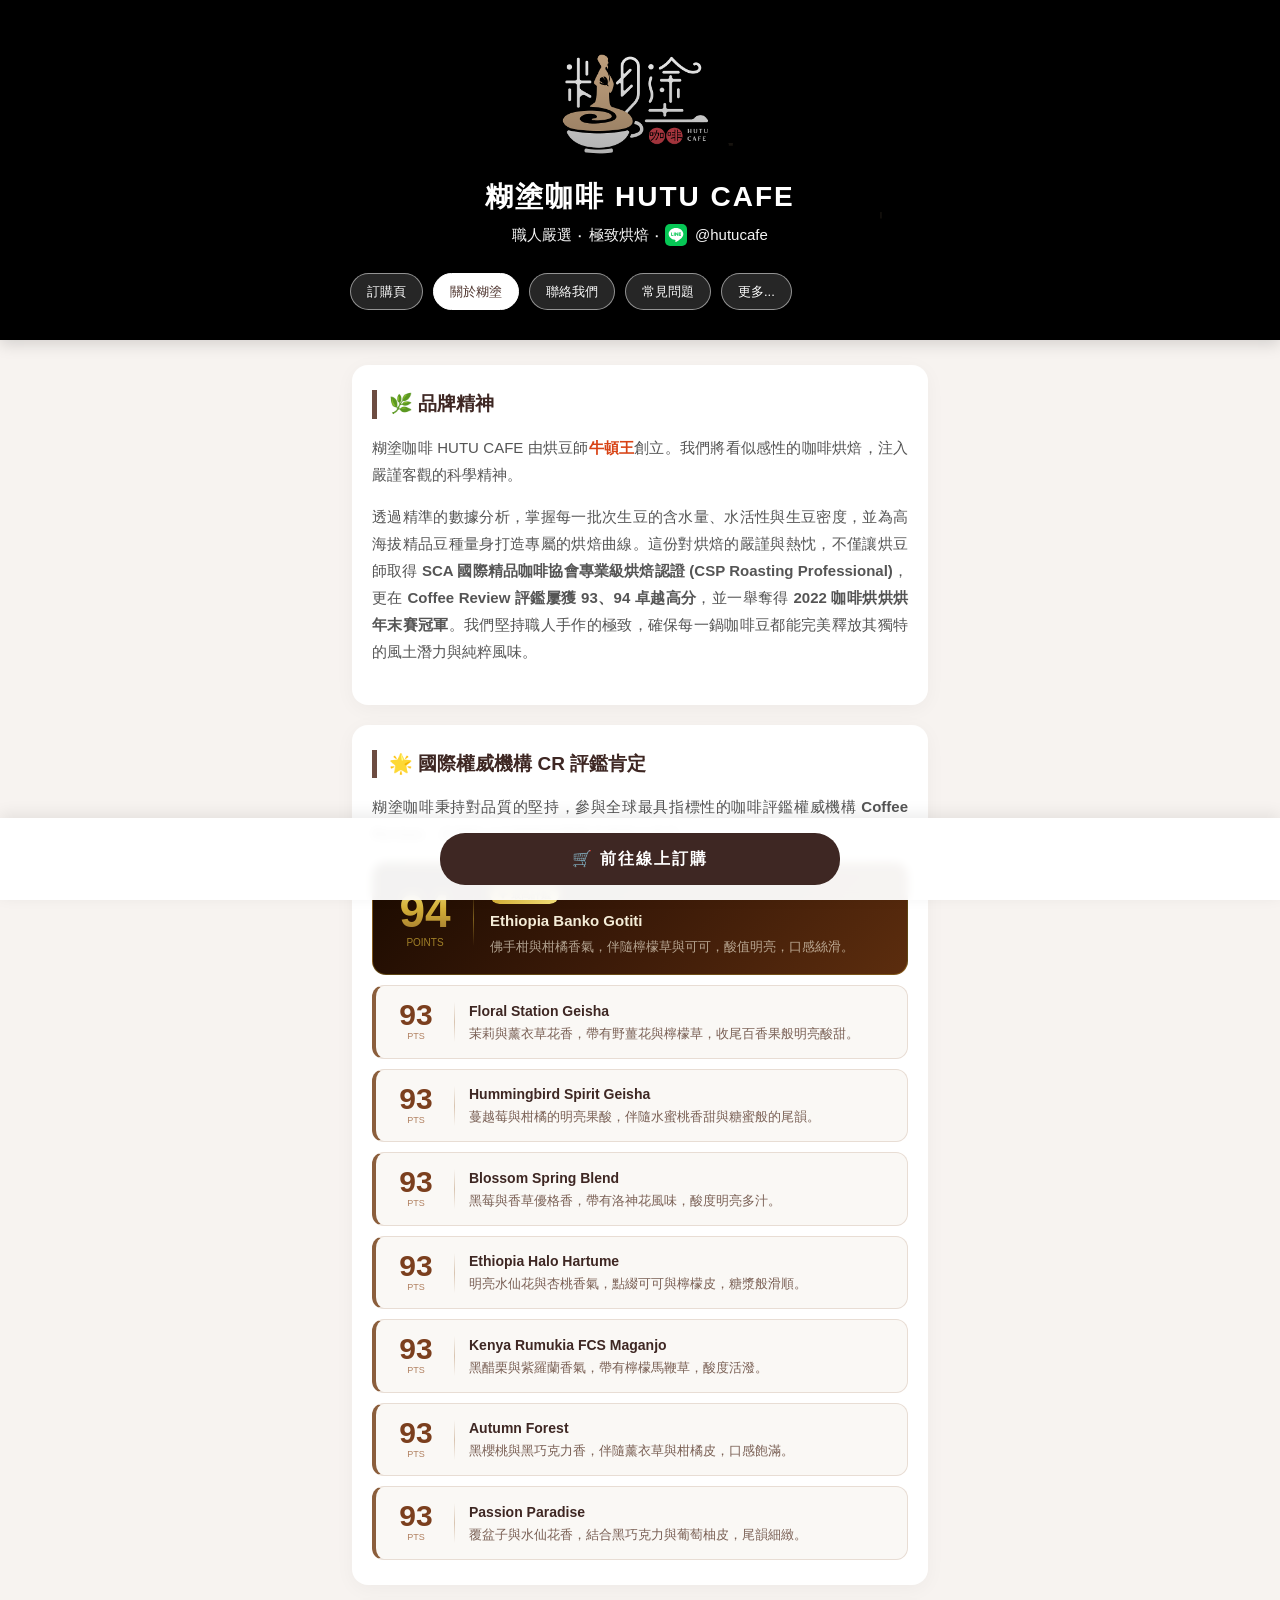
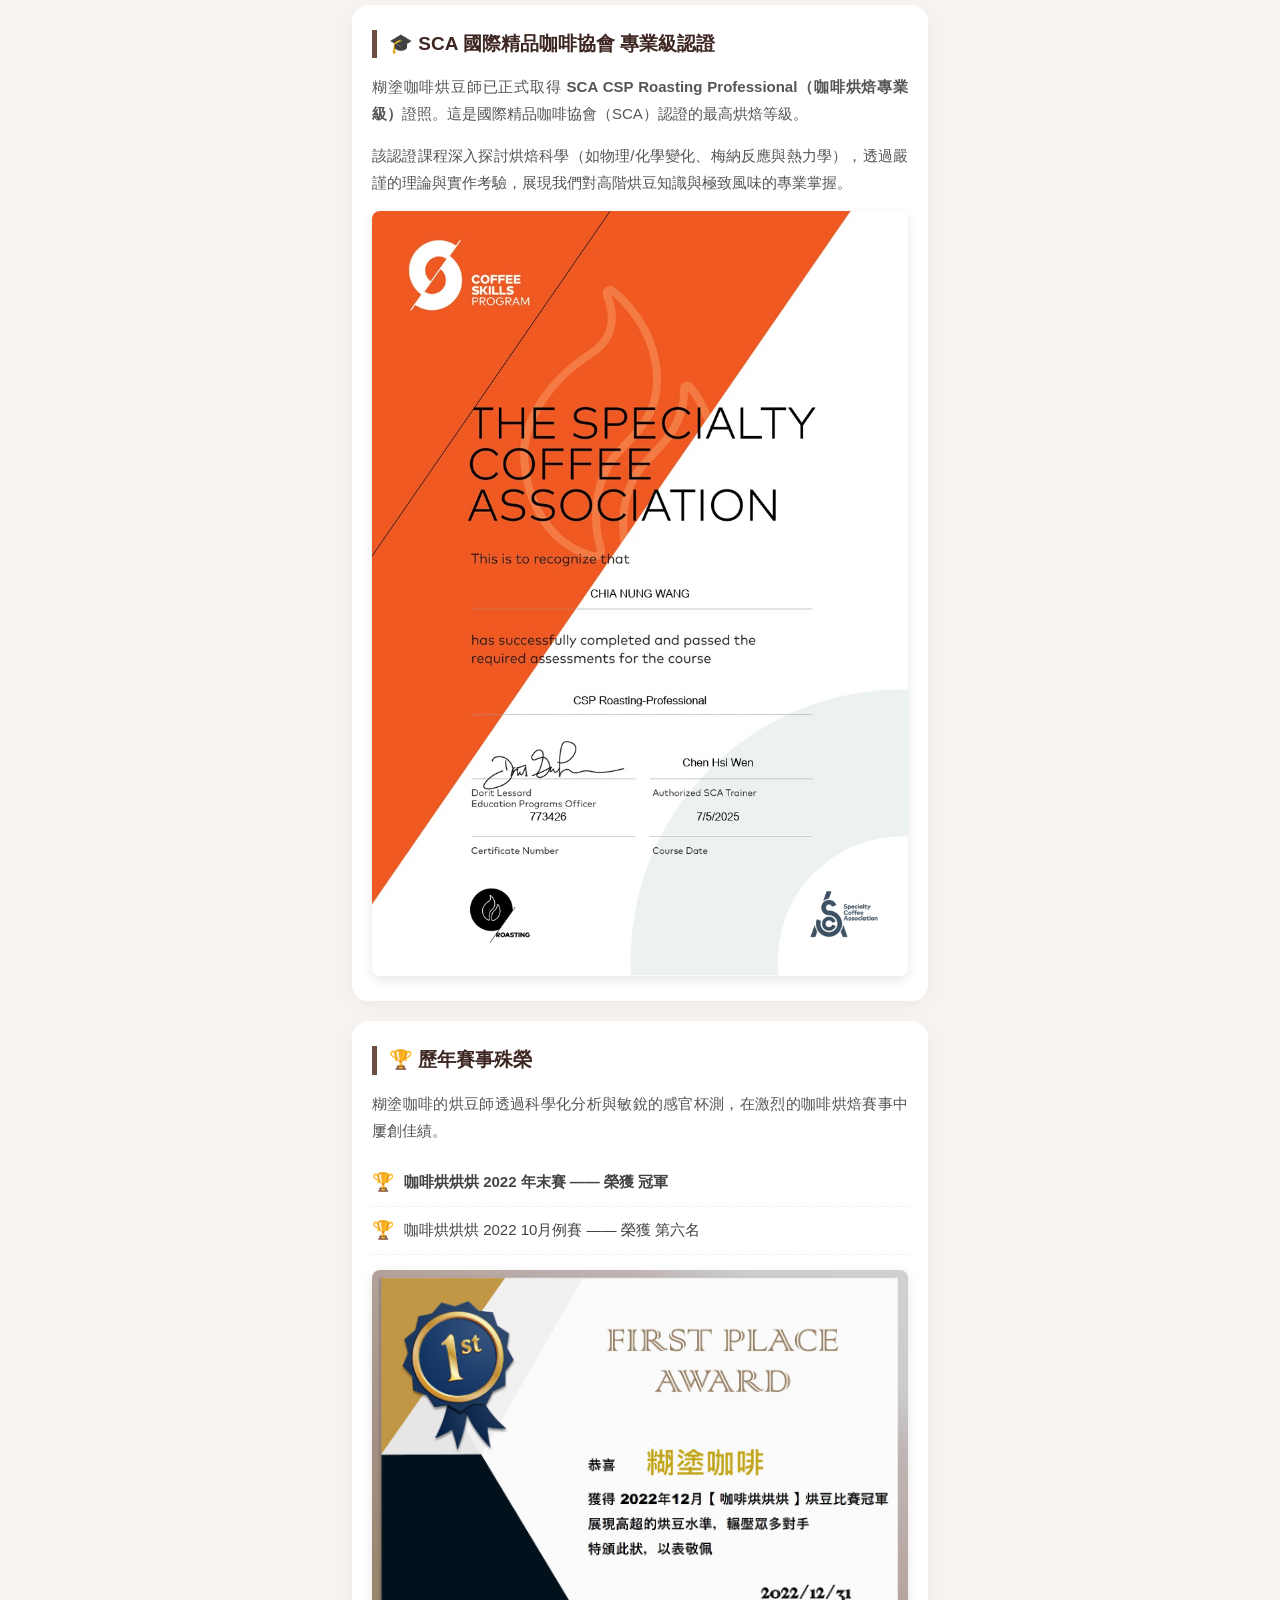
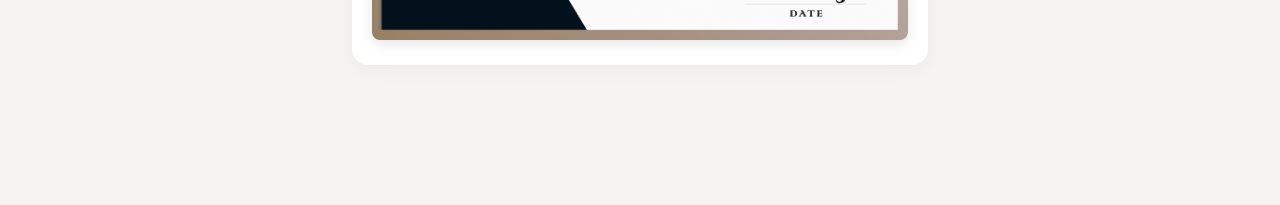
<file: abouthutu.html>
<!DOCTYPE html>
<html lang="zh-TW">
<head>
    <meta charset="UTF-8">
    <meta name="viewport" content="width=device-width, initial-scale=1.0">

    <title>關於糊塗 | 糊塗咖啡 HUTU CAFE</title>
    <meta name="description" content="深入了解糊塗咖啡的品牌精神：數據烘焙與科學哲學。了解烘豆師牛頓王的 SCA CSP 專業級認證歷程及歷年獲獎獎項。">
    <meta name="author" content="糊塗咖啡 HUTU CAFE">
    <meta name="robots" content="index, follow">
    <link rel="canonical" href="https://hutucafe.github.io/abouthutu.html">

    <meta property="og:type" content="website">
    <meta property="og:url" content="https://hutucafe.github.io/abouthutu.html">
    <meta property="og:title" content="關於糊塗 | 糊塗咖啡 HUTU CAFE">
    <meta property="og:description" content="數據烘焙與科學哲學的完美結合，深入了解 SCA 專業級烘豆師牛頓王的職人堅持。">
    <meta property="og:image" content="https://hutucafe.github.io/certificate.jpg">
    <meta property="og:site_name" content="糊塗咖啡 HUTU CAFE">
    <meta property="og:locale" content="zh_TW">

    <link rel="icon" href="logo2.jpg" type="image/jpeg">
    
    <style>
        /* 基礎樣式重置 (同步 index.html) */
        * { box-sizing: border-box; margin: 0; padding: 0; font-family: 'PingFang TC', 'Heiti TC', 'Noto Sans TC', sans-serif; }
        body { background-color: #f7f3f0; color: #333; line-height: 1.5; padding-bottom: 120px; }
        
        /* 頁首設計 (同步 index.html) */
        header { 
            position: relative;
            background-image: url('bg.jpg');
            background-size: auto 100%; 
            background-position: center center; 
            background-repeat: no-repeat;
            background-color: #000; 
            height: 340px; 
            display: flex;
            align-items: flex-end; 
            justify-content: center;
            padding: 20px; 
            box-shadow: 0 4px 15px rgba(0,0,0,0.15); 
            margin-bottom: 25px; 
            border-top: 6px solid #000; 
        }

        header::before {
            content: '';
            position: absolute;
            top: 0; left: 0; right: 0; bottom: 0;
            background: linear-gradient(to bottom, rgba(0,0,0,0) 10%, rgba(0,0,0,0.3) 50%, rgba(0,0,0,0.85) 100%);
        }
        
        .header-inner { 
            width: 100%;
            max-width: 600px; 
            position: relative; 
            text-align: center; 
            z-index: 1; 
            padding-bottom: 5px; 
        }

        .header-inner h1 { font-size: 28px; color: #fff; margin-bottom: 6px; letter-spacing: 2px; text-shadow: 0 2px 5px rgba(0,0,0,0.6); }
        .header-inner p { color: #f5f5f5; font-size: 15px; margin-bottom: 20px; text-shadow: 0 1px 4px rgba(0,0,0,0.6); }

        .line-link { color: inherit; text-decoration: none; transition: 0.3s; display: inline-block; }
        .line-link:hover { opacity: 0.75; transform: scale(1.02); }
        .line-img-icon { width: 22px; height: auto; vertical-align: middle; margin-right: 4px; position: relative; top: -2px; filter: drop-shadow(0 1px 2px rgba(0,0,0,0.5)); }

        /* 主導覽列 (靠左對齊樣式) */
        .main-nav { display: flex; justify-content: flex-start; overflow-x: auto; gap: 10px; padding: 5px 10px; scrollbar-width: none; -webkit-overflow-scrolling: touch; }
        .main-nav::-webkit-scrollbar { display: none; }

        .nav-item { 
            flex: none; text-decoration: none; font-size: 13px; color: #fff; padding: 8px 16px; 
            border: 1px solid rgba(255, 255, 255, 0.5); border-radius: 20px; 
            background-color: rgba(255, 255, 255, 0.15); backdrop-filter: blur(8px); -webkit-backdrop-filter: blur(8px); 
            transition: 0.3s; white-space: nowrap; text-shadow: 0 1px 2px rgba(0,0,0,0.3);
        }
        .nav-item:hover, .nav-item.active { background-color: #fff; color: #4e342e; border-color: #fff; text-shadow: none; box-shadow: 0 4px 10px rgba(0,0,0,0.2); }

        @media (max-width: 600px) {
            header { height: 280px; padding: 15px; background-size: cover; }
            .header-inner h1 { font-size: 24px; }
            .header-inner p { font-size: 13px; margin-bottom: 15px; }
            .nav-item { padding: 6px 12px; font-size: 12px; }
        }

        /* 內容容器 */
        .container { max-width: 600px; margin: 0 auto; padding: 0 12px; }
        .section { background: #fff; border-radius: 16px; padding: 25px 20px; margin-bottom: 20px; box-shadow: 0 4px 20px rgba(0,0,0,0.04); }
        .section-title { font-size: 19px; font-weight: bold; border-left: 5px solid #6d4c41; padding-left: 12px; margin-bottom: 15px; color: #3e2723; }
        
        .about-text { font-size: 15px; color: #555; line-height: 1.8; text-align: justify; margin-bottom: 15px; }
        .highlight { color: #d84315; font-weight: bold; }

        /* ===== CR 評分區塊樣式 (同步 ori 的豪華設計) ===== */
        .cr-list { display: flex; flex-direction: column; gap: 10px; margin-top: 15px; }

        .cr-card-featured {
            position: relative; text-decoration: none; color: inherit; display: block; border-radius: 14px; overflow: hidden;
            background: linear-gradient(135deg, #1a0a00 0%, #3b1a08 50%, #5c2d0e 100%);
            border: 1px solid rgba(212, 175, 55, 0.35); transition: 0.3s;
        }
        .cr-card-featured:hover { transform: translateY(-3px); box-shadow: 0 10px 32px rgba(139, 90, 43, 0.45); }
        .cr-card-featured::before {
            content: ''; position: absolute; top: 0; left: 0; right: 0; height: 2px;
            background: linear-gradient(90deg, transparent, #d4af37, #f5e27a, #d4af37, transparent);
        }
        .cr-card-featured-inner { display: flex; align-items: center; padding: 18px 20px; gap: 16px; }
        .cr-score-featured { display: flex; flex-direction: column; align-items: center; min-width: 64px; }
        .cr-score-featured .score-num {
            font-size: 46px; font-weight: 900; line-height: 1; background: linear-gradient(180deg, #f5e27a 0%, #d4af37 45%, #a07830 100%);
            -webkit-background-clip: text; -webkit-text-fill-color: transparent; background-clip: text;
        }
        .cr-score-featured .score-pts { font-size: 10px; color: rgba(212, 175, 55, 0.7); margin-top: 1px; }
        .cr-divider-featured { width: 1px; height: 54px; background: linear-gradient(to bottom, transparent, rgba(212, 175, 55, 0.5), transparent); }
        .cr-desc-featured { flex: 1; }
        .cr-badge { display: inline-block; font-size: 10px; font-weight: bold; color: #1a0a00; background: linear-gradient(90deg, #d4af37, #f5e27a); padding: 2px 8px; border-radius: 10px; margin-bottom: 6px; }
        .cr-desc-featured h4 { font-size: 15px; color: #f5edd8; margin-bottom: 5px; font-weight: bold; }
        .cr-desc-featured p { font-size: 12.5px; color: rgba(245, 237, 216, 0.65); }

        .cr-card {
            background: #faf8f5; border: 1px solid #e8ddd4; border-left: 4px solid #8b5e3c;
            border-radius: 12px; padding: 14px 16px; display: flex; align-items: center; gap: 14px;
            text-decoration: none; color: inherit; transition: 0.2s;
        }
        .cr-card:hover { transform: translateY(-2px); border-color: #c89060; }
        .cr-score { display: flex; flex-direction: column; align-items: center; min-width: 48px; }
        .cr-score .score-num { font-size: 30px; font-weight: 900; color: #7b3f1e; line-height: 1; }
        .cr-score .score-pts { font-size: 9px; color: #b08060; }
        .cr-divider { width: 1px; height: 40px; background: linear-gradient(to bottom, transparent, #d8c4b0, transparent); }
        .cr-desc h4 { font-size: 14px; color: #3e2723; margin-bottom: 3px; font-weight: bold; }
        .cr-desc p { font-size: 12.5px; color: #7a6055; }

        /* 圖片與列表 */
        .cert-img { width: 100%; border-radius: 8px; margin-top: 15px; box-shadow: 0 4px 12px rgba(0,0,0,0.1); display: block; }
        .award-list { list-style: none; margin-top: 10px; }
        .award-list li { font-size: 15px; color: #444; padding: 10px 0; border-bottom: 1px dashed #eee; display: flex; align-items: center; }
        .award-list li::before { content: '🏆'; margin-right: 10px; font-size: 18px; }

        /* 底部按鈕 */
        .bottom-bar { position: fixed; bottom: 0; left: 0; right: 0; background: rgba(255,255,255,0.95); backdrop-filter: blur(5px); padding: 15px 20px; box-shadow: 0 -4px 15px rgba(0,0,0,0.08); display: flex; justify-content: center; z-index: 1000; }
        .bottom-bar a { text-decoration: none; background: #3e2723; color: #fff; padding: 14px 40px; border-radius: 25px; font-size: 16px; font-weight: bold; width: 100%; max-width: 400px; text-align: center; letter-spacing: 2px; }
    </style>
</head>
<body>

    <header>
        <div class="header-inner">
            <h1>糊塗咖啡 HUTU CAFE</h1>
            <p>職人嚴選 ‧ 極致烘焙 ‧ 
                <a href="https://lin.ee/6oPqPhD" target="_blank" class="line-link">
                    <img src="line_logo.svg" alt="LINE" class="line-img-icon">
                    @hutucafe
                </a>
            </p>
            
            <nav class="main-nav">
                <a href="index.html" class="nav-item">訂購頁</a>
                <a href="abouthutu.html" class="nav-item active">關於糊塗</a>
                <a href="contactus.html" class="nav-item">聯絡我們</a>
                <a href="faq.html" class="nav-item">常見問題</a>
                <a href="more.html" class="nav-item">更多...</a>
            </nav>
        </div>
    </header>

    <div class="container">
        
        <div class="section">
            <div class="section-title">🌿 品牌精神</div>
            <p class="about-text">
                糊塗咖啡 HUTU CAFE 由烘豆師<span class="highlight">牛頓王</span>創立。我們將看似感性的咖啡烘焙，注入嚴謹客觀的科學精神。
            </p>
            <p class="about-text">
                透過精準的數據分析，掌握每一批次生豆的含水量、水活性與生豆密度，並為高海拔精品豆種量身打造專屬的烘焙曲線。這份對烘焙的嚴謹與熱忱，不僅讓烘豆師取得 <strong>SCA 國際精品咖啡協會專業級烘焙認證 (CSP Roasting Professional)</strong>，更在 <strong>Coffee Review 評鑑屢獲 <span class="cr-score-range">93、94</span> 卓越高分</strong>，並一舉奪得 <strong>2022 咖啡烘烘烘年末賽冠軍</strong>。我們堅持職人手作的極致，確保每一鍋咖啡豆都能完美釋放其獨特的風土潛力與純粹風味。
            </p>
        </div>

        <div class="section">
            <div class="section-title">🌟 國際權威機構 CR 評鑑肯定</div>
            <p class="about-text">
                糊塗咖啡秉持對品質的堅持，參與全球最具指標性的咖啡評鑑權威機構 <strong>Coffee Review</strong>，送測的 <span id="cr-count">6</span> 款咖啡皆榮獲卓越高分肯定。
            </p>
            
            <!-- 卡片由頁面底部的 CR_REVIEWS 資料自動產生，新增豆子請改那裡，不用動這裡 -->
            <div class="cr-list" id="cr-list"></div>
            <noscript>
                <p class="about-text"><a href="https://www.coffeereview.com/all-reviews/?roaster_name=Hutu+Cafe+Roastery" target="_blank">前往 Coffee Review 查看糊塗咖啡的所有評鑑</a></p>
            </noscript>
        </div>

        <div class="section">
            <div class="section-title">🎓 SCA 國際精品咖啡協會 專業級認證</div>
            <p class="about-text">
                糊塗咖啡烘豆師已正式取得 <strong>SCA CSP Roasting Professional（咖啡烘焙專業級）</strong>證照。這是國際精品咖啡協會（SCA）認證的最高烘焙等級。
            </p>
            <p class="about-text">
                該認證課程深入探討烘焙科學（如物理/化學變化、梅納反應與熱力學），透過嚴謹的理論與實作考驗，展現我們對高階烘豆知識與極致風味的專業掌握。
            </p>
            <img src="sca_csp.jpg" alt="SCA CSP Roasting Professional 證照" class="cert-img">
        </div>

        <div class="section">
            <div class="section-title">🏆 歷年賽事殊榮</div>
            <p class="about-text">
                糊塗咖啡的烘豆師透過科學化分析與敏銳的感官杯測，在激烈的咖啡烘焙賽事中屢創佳績。
            </p>
            <ul class="award-list">
                <li><strong>咖啡烘烘烘 2022 年末賽 —— 榮獲 冠軍</strong></li>
                <li>咖啡烘烘烘 2022 10月例賽 —— 榮獲 第六名</li>
            </ul>
            <img src="certificate.jpg" alt="冠軍獎狀" class="cert-img">
        </div>

    </div>

    <div class="bottom-bar">
        <a href="index.html">🛒 前往線上訂購</a>
    </div>

    <script>
    // =================================================================
    // 🌟 Coffee Review 評鑑清單
    // -----------------------------------------------------------------
    // 新增一支豆子：複製任一行、改內容即可，其他都會自動處理：
    //   • 依分數由高到低排列；同分時，寫在越上面的排越前面（新豆子建議加在最上面）
    //   • 最高分的豆子自動使用金色「最高評鑑」卡片（同分就一起用）
    //   • 「送測的 N 款」和上方品牌段落的「屢獲 93、94 卓越高分」自動更新
    //
    // 欄位：
    //   name  : 豆子名稱（照 Coffee Review 上的英文名稱）
    //   score : 分數（數字，不要加引號）
    //   notes : 中文風味描述，一句話
    //   url   : 該款的評鑑網址（可留空 ''，會連到糊塗咖啡的全部評鑑列表）
    // =================================================================
    const CR_REVIEWS = [
        { name: 'Floral Station Geisha',      score: 93, notes: '茉莉與薰衣草花香，帶有野薑花與檸檬草，收尾百香果般明亮酸甜。', url: '' },
        { name: 'Hummingbird Spirit Geisha',  score: 93, notes: '蔓越莓與柑橘的明亮果酸，伴隨水蜜桃香甜與糖蜜般的尾韻。', url: '' },
        { name: 'Ethiopia Banko Gotiti',      score: 94, notes: '佛手柑與柑橘香氣，伴隨檸檬草與可可，酸值明亮，口感絲滑。', url: '' },
        { name: 'Blossom Spring Blend',       score: 93, notes: '黑莓與香草優格香，帶有洛神花風味，酸度明亮多汁。', url: '' },
        { name: 'Ethiopia Halo Hartume',      score: 93, notes: '明亮水仙花與杏桃香氣，點綴可可與檸檬皮，糖漿般滑順。', url: 'https://www.coffeereview.com/review/ethiopia-halo-hartume/' },
        { name: 'Kenya Rumukia FCS Maganjo',  score: 93, notes: '黑醋栗與紫羅蘭香氣，帶有檸檬馬鞭草，酸度活潑。', url: 'https://www.coffeereview.com/review/kenya-rumukia-fcs-maganjo/' },
        { name: 'Autumn Forest',              score: 93, notes: '黑櫻桃與黑巧克力香，伴隨薰衣草與柑橘皮，口感飽滿。', url: 'https://www.coffeereview.com/review/autumn-forest/' },
        { name: 'Passion Paradise',           score: 93, notes: '覆盆子與水仙花香，結合黑巧克力與葡萄柚皮，尾韻細緻。', url: '' },
    ];

    // ↓↓↓ 以下不需要修改 ↓↓↓
    (function renderCoffeeReview() {
        const ALL_REVIEWS_URL = 'https://www.coffeereview.com/all-reviews/?roaster_name=Hutu+Cafe+Roastery';
        const esc = s => String(s == null ? '' : s).replace(/[&<>"']/g, c => ({ '&': '&amp;', '<': '&lt;', '>': '&gt;', '"': '&quot;', "'": '&#39;' }[c]));

        // 依分數排序；同分維持原本的先後順序
        const list = CR_REVIEWS
            .map((r, i) => ({ ...r, _i: i }))
            .sort((a, b) => (b.score - a.score) || (a._i - b._i));
        if (!list.length) return;
        const topScore = list[0].score;

        document.getElementById('cr-list').innerHTML = list.map(r => {
            const href = esc(r.url || ALL_REVIEWS_URL);
            if (r.score === topScore) {
                return `<a href="${href}" target="_blank" rel="noopener" class="cr-card-featured">
                    <div class="cr-card-featured-inner">
                        <div class="cr-score-featured"><span class="score-num">${esc(r.score)}</span><span class="score-pts">POINTS</span></div>
                        <div class="cr-divider-featured"></div>
                        <div class="cr-desc-featured">
                            <span class="cr-badge">✦ 最高評鑑</span>
                            <h4>${esc(r.name)}</h4>
                            <p>${esc(r.notes)}</p>
                        </div>
                    </div>
                </a>`;
            }
            return `<a href="${href}" target="_blank" rel="noopener" class="cr-card">
                <div class="cr-score"><span class="score-num">${esc(r.score)}</span><span class="score-pts">PTS</span></div>
                <div class="cr-divider"></div>
                <div class="cr-desc">
                    <h4>${esc(r.name)}</h4>
                    <p>${esc(r.notes)}</p>
                </div>
            </a>`;
        }).join('');

        // 自動更新款數與分數範圍（例如 93、94、95）
        document.getElementById('cr-count').textContent = list.length;
        const scores = [...new Set(list.map(r => r.score))].sort((a, b) => a - b).join('、');
        document.querySelectorAll('.cr-score-range').forEach(el => { el.textContent = scores; });
    })();
    </script>

</body>
</html>
</file>
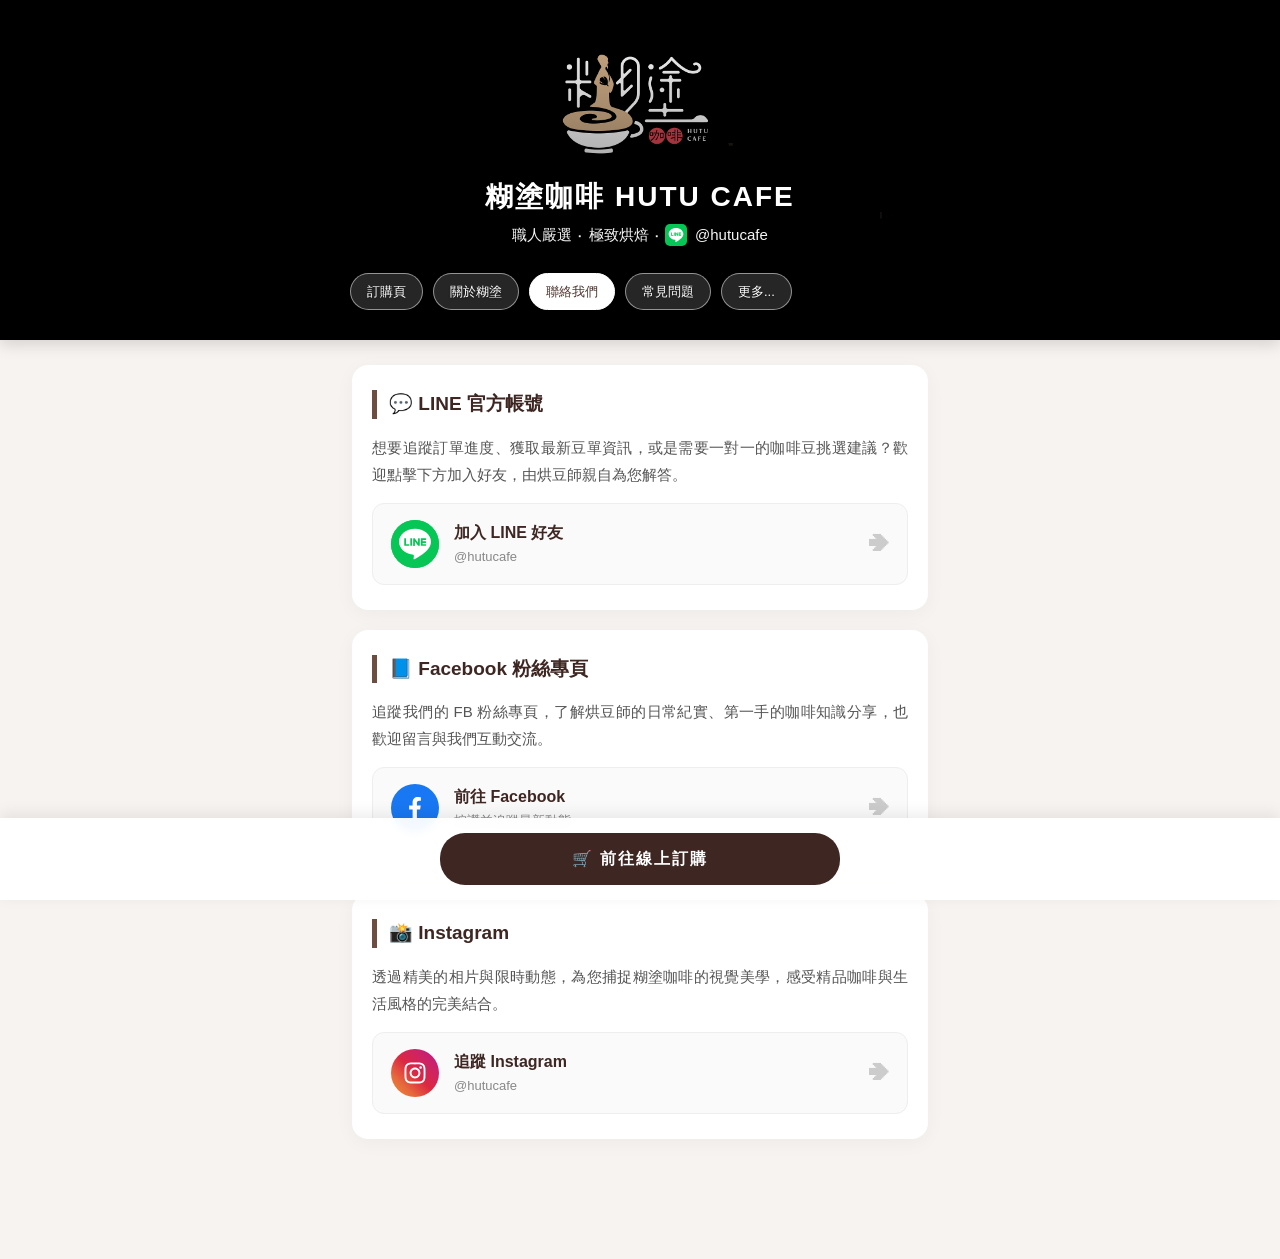
<file: contactus.html>
<!DOCTYPE html>
<html lang="zh-TW">
<head>
    <meta charset="UTF-8">
    <meta name="viewport" content="width=device-width, initial-scale=1.0">
    <title>聯絡我們 | 糊塗咖啡 HUTU CAFE</title>
    <meta property="og:title" content="聯絡我們 | 糊塗咖啡 HUTU CAFE">
    <meta property="og:description" content="有任何關於咖啡豆挑選或訂單的問題嗎？歡迎透過 LINE 官方帳號、Facebook 粉絲專頁或 Instagram 聯繫烘豆師牛頓王，我們將親自為您提供專業諮詢。">
    <meta property="og:type" content="website">
    <meta property="og:url" content="https://hutucafe.github.io/contactus.html">
    <meta property="og:image" content="https://hutucafe.github.io/logo2.jpg">
    <meta property="og:site_name" content="糊塗咖啡 HUTU CAFE">
    <meta property="og:image:width" content="1200">
    <meta property="og:image:height" content="1200">
    <link rel="icon" href="logo2.jpg" type="image/jpeg">
    <style>
        /* 基礎樣式重置 */
        * { box-sizing: border-box; margin: 0; padding: 0; font-family: 'PingFang TC', 'Heiti TC', 'Noto Sans TC', sans-serif; }
        body { background-color: #f7f3f0; color: #333; line-height: 1.5; padding-bottom: 100px; }
        
        /* 頁首設計 */
        header { 
            position: relative;
            background-image: url('bg.jpg'); 
            background-size: auto 100%; 
            background-position: center center; 
            background-repeat: no-repeat;
            background-color: #000; 
            height: 340px; 
            display: flex;
            align-items: flex-end; 
            justify-content: center;
            padding: 20px; 
            box-shadow: 0 4px 15px rgba(0,0,0,0.15); 
            margin-bottom: 25px; 
            border-top: 6px solid #000; 
        }

        header::before {
            content: '';
            position: absolute;
            top: 0; left: 0; right: 0; bottom: 0;
            background: linear-gradient(to bottom, rgba(0,0,0,0) 10%, rgba(0,0,0,0.3) 50%, rgba(0,0,0,0.85) 100%);
        }

        .header-inner { 
            width: 100%;
            max-width: 600px; 
            position: relative; 
            text-align: center; 
            z-index: 1; 
            padding-bottom: 5px; 
        }

        .header-inner h1 { font-size: 28px; color: #fff; margin-bottom: 6px; letter-spacing: 2px; text-shadow: 0 2px 5px rgba(0,0,0,0.6); }
        .header-inner p { color: #f5f5f5; font-size: 15px; margin-bottom: 20px; text-shadow: 0 1px 4px rgba(0,0,0,0.6); }

        .line-link { color: inherit; text-decoration: none; transition: 0.3s; display: inline-block; }
        .line-link:hover { opacity: 0.75; transform: scale(1.02); }
        .line-img-icon { width: 22px; height: auto; vertical-align: middle; margin-right: 4px; position: relative; top: -2px; filter: drop-shadow(0 1px 2px rgba(0,0,0,0.5)); }

        /* 主導覽列 - 保留正常靠左對齊與橫向捲動設定 */
        .main-nav { 
            display: flex; 
            justify-content: flex-start; 
            overflow-x: auto; 
            gap: 10px; 
            padding: 5px 10px; 
            scrollbar-width: none; 
            -webkit-overflow-scrolling: touch; 
        }
        .main-nav::-webkit-scrollbar { display: none; }

        .nav-item { 
            flex: none; text-decoration: none; font-size: 13px; color: #fff; padding: 8px 16px; 
            border: 1px solid rgba(255, 255, 255, 0.5); border-radius: 20px; 
            background-color: rgba(255, 255, 255, 0.15); backdrop-filter: blur(8px); -webkit-backdrop-filter: blur(8px); 
            transition: 0.3s; white-space: nowrap; text-shadow: 0 1px 2px rgba(0,0,0,0.3);
        }
        .nav-item:hover, .nav-item.active { background-color: #fff; color: #4e342e; border-color: #fff; text-shadow: none; box-shadow: 0 4px 10px rgba(0,0,0,0.2); }

        @media (max-width: 600px) {
            header { height: 280px; padding: 15px; background-size: cover; }
            .header-inner h1 { font-size: 24px; }
            .header-inner p { font-size: 13px; margin-bottom: 15px; }
            .nav-item { padding: 6px 12px; font-size: 12px; }
        }

        /* 內容區塊 - 還原回原版的設計樣式 */
        .container { max-width: 600px; margin: 0 auto; padding: 0 12px; }
        .section { background: #fff; border-radius: 16px; padding: 25px 20px; margin-bottom: 20px; box-shadow: 0 4px 20px rgba(0,0,0,0.04); }
        .section-title { font-size: 19px; font-weight: bold; border-left: 5px solid #6d4c41; padding-left: 12px; margin-bottom: 15px; color: #3e2723; }
        .about-text { font-size: 15px; color: #555; line-height: 1.8; text-align: justify; margin-bottom: 10px; }

        /* 聯絡卡片樣式 - 還原回原版的設計樣式 */
        .contact-card { 
            display: flex; 
            align-items: center; 
            padding: 16px 18px; 
            border-radius: 12px; 
            text-decoration: none; 
            color: #333; 
            margin-top: 15px; 
            transition: 0.3s; 
            border: 1px solid #eee; 
            background: #fafafa; 
        }
        .contact-card:hover { 
            transform: translateY(-3px); 
            box-shadow: 0 6px 16px rgba(0,0,0,0.06); 
            border-color: #d7ccc8; 
            background: #fff;
        }
        
        .icon-circle { 
            width: 48px; 
            height: 48px; 
            border-radius: 50%; 
            display: flex; 
            justify-content: center; 
            align-items: center; 
            margin-right: 15px; 
            flex-shrink: 0; 
            overflow: hidden; 
        }
        
        .line-icon-bg { background-color: #06C755; }
        .fb-icon-bg { background-color: #1877F2; }
        .ig-icon-bg { background: linear-gradient(45deg, #f09433 0%, #e6683c 25%, #dc2743 50%, #cc2366 75%, #bc1888 100%); }
        
        .contact-desc { flex: 1; }
        .contact-desc h4 { font-size: 16px; font-weight: bold; margin-bottom: 2px; color: #3e2723; }
        .contact-desc p { font-size: 13px; color: #888; }
        
        .arrow { color: #ccc; font-weight: bold; font-size: 20px; transition: 0.3s; }
        .contact-card:hover .arrow { color: #6d4c41; transform: translateX(4px); }

        /* 底部按鈕 */
        .bottom-bar { position: fixed; bottom: 0; left: 0; right: 0; background: rgba(255,255,255,0.95); backdrop-filter: blur(5px); padding: 15px 20px; box-shadow: 0 -4px 15px rgba(0,0,0,0.08); display: flex; justify-content: center; z-index: 1000; }
        .bottom-bar a { text-decoration: none; background: #3e2723; color: #fff; padding: 14px 40px; border-radius: 25px; font-size: 16px; font-weight: bold; transition: 0.3s; display: inline-block; width: 100%; max-width: 400px; text-align: center; letter-spacing: 2px; }
        .bottom-bar a:hover { background: #5d4037; box-shadow: 0 4px 12px rgba(93, 64, 55, 0.3); }
    </style>
</head>
<body>

    <header>
        <div class="header-inner">
            <h1>糊塗咖啡 HUTU CAFE</h1>
            <p>職人嚴選 ‧ 極致烘焙 ‧ 
                <a href="https://lin.ee/6oPqPhD" target="_blank" class="line-link">
                    <img src="line_logo.svg" alt="LINE" class="line-img-icon">
                    @hutucafe
                </a>
            </p>
            
            <nav class="main-nav">
                <a href="index.html" class="nav-item">訂購頁</a>
                <a href="abouthutu.html" class="nav-item">關於糊塗</a>
                <a href="contactus.html" class="nav-item active">聯絡我們</a>
                <a href="faq.html" class="nav-item">常見問題</a>
                <a href="more.html" class="nav-item">更多...</a>
            </nav>
        </div>
    </header>

    <div class="container">
        
        <div class="section">
            <div class="section-title">💬 LINE 官方帳號</div>
            <p class="about-text">
                想要追蹤訂單進度、獲取最新豆單資訊，或是需要一對一的咖啡豆挑選建議？歡迎點擊下方加入好友，由烘豆師親自為您解答。
            </p>
            
            <a href="https://lin.ee/6oPqPhD" target="_blank" class="contact-card">
                <div class="icon-circle line-icon-bg">
                    <img src="line_logo.svg" alt="LINE" style="width: 100%; height: 100%;">
                </div>
                <div class="contact-desc">
                    <h4>加入 LINE 好友</h4>
                    <p>@hutucafe</p>
                </div>
                <div class="arrow">➔</div>
            </a>
        </div>

        <div class="section">
            <div class="section-title">📘 Facebook 粉絲專頁</div>
            <p class="about-text">
                追蹤我們的 FB 粉絲專頁，了解烘豆師的日常紀實、第一手的咖啡知識分享，也歡迎留言與我們互動交流。
            </p>
            
            <a href="https://www.facebook.com/profile.php?id=61567456744024" target="_blank" class="contact-card">
                <div class="icon-circle fb-icon-bg">
                    <svg viewBox="0 0 320 512" width="22" height="22" fill="#FFFFFF"><path d="M279.14 288l14.22-92.66h-88.91v-60.13c0-25.35 12.42-50.06 52.24-50.06h40.42V6.26S260.43 0 225.36 0c-73.22 0-121.08 44.38-121.08 124.72v70.62H22.89V288h81.39v224h100.17V288z"/></svg>
                </div>
                <div class="contact-desc">
                    <h4>前往 Facebook</h4>
                    <p>按讚並追蹤最新動態</p>
                </div>
                <div class="arrow">➔</div>
            </a>
        </div>

        <div class="section">
            <div class="section-title">📸 Instagram</div>
            <p class="about-text">
                透過精美的相片與限時動態，為您捕捉糊塗咖啡的視覺美學，感受精品咖啡與生活風格的完美結合。
            </p>
            
            <a href="https://www.instagram.com/hutucafe/" target="_blank" class="contact-card">
                <div class="icon-circle ig-icon-bg">
                    <svg viewBox="0 0 448 512" width="24" height="24" fill="#FFFFFF"><path d="M224.1 141c-63.6 0-114.9 51.3-114.9 114.9s51.3 114.9 114.9 114.9S339 319.5 339 255.9 287.7 141 224.1 141zm0 189.6c-41.1 0-74.7-33.5-74.7-74.7s33.5-74.7 74.7-74.7 74.7 33.5 74.7 74.7-33.6 74.7-74.7 74.7zm146.4-194.3c0 14.9-12 26.8-26.8 26.8-14.9 0-26.8-12-26.8-26.8s12-26.8 26.8-26.8 26.8 12 26.8 26.8zm76.1 27.2c-1.7-35.9-9.9-67.7-36.2-93.9-26.2-26.2-58-34.4-93.9-36.2-37-2.1-147.9-2.1-184.9 0-35.8 1.7-67.6 9.9-93.9 36.1s-34.4 58-36.2 93.9c-2.1 37-2.1 147.9 0 184.9 1.7 35.9 9.9 67.7 36.2 93.9s58 34.4 93.9 36.2c37 2.1 147.9 2.1 184.9 0 35.9-1.7 67.7-9.9 93.9-36.2 26.2-26.2 34.4-58 36.2-93.9 2.1-37 2.1-147.8 0-184.8zM398.8 388c-7.8 19.6-22.9 34.7-42.6 42.6-29.5 11.7-99.5 9-132.1 9s-102.7 2.6-132.1-9c-19.6-7.8-34.7-22.9-42.6-42.6-11.7-29.5-9-99.5-9-132.1s-2.6-102.7 9-132.1c7.8-19.6 22.9-34.7 42.6-42.6 29.5-11.7 99.5-9 132.1-9s102.7-2.6 132.1 9c19.6 7.8 34.7 22.9 42.6 42.6 11.7 29.5 9 99.5 9 132.1s2.7 102.7-9 132.1z"/></svg>
                </div>
                <div class="contact-desc">
                    <h4>追蹤 Instagram</h4>
                    <p>@hutucafe</p>
                </div>
                <div class="arrow">➔</div>
            </a>
        </div>

    </div>

    <div class="bottom-bar">
        <a href="index.html">🛒 前往線上訂購</a>
    </div>

</body>
</html>
</file>
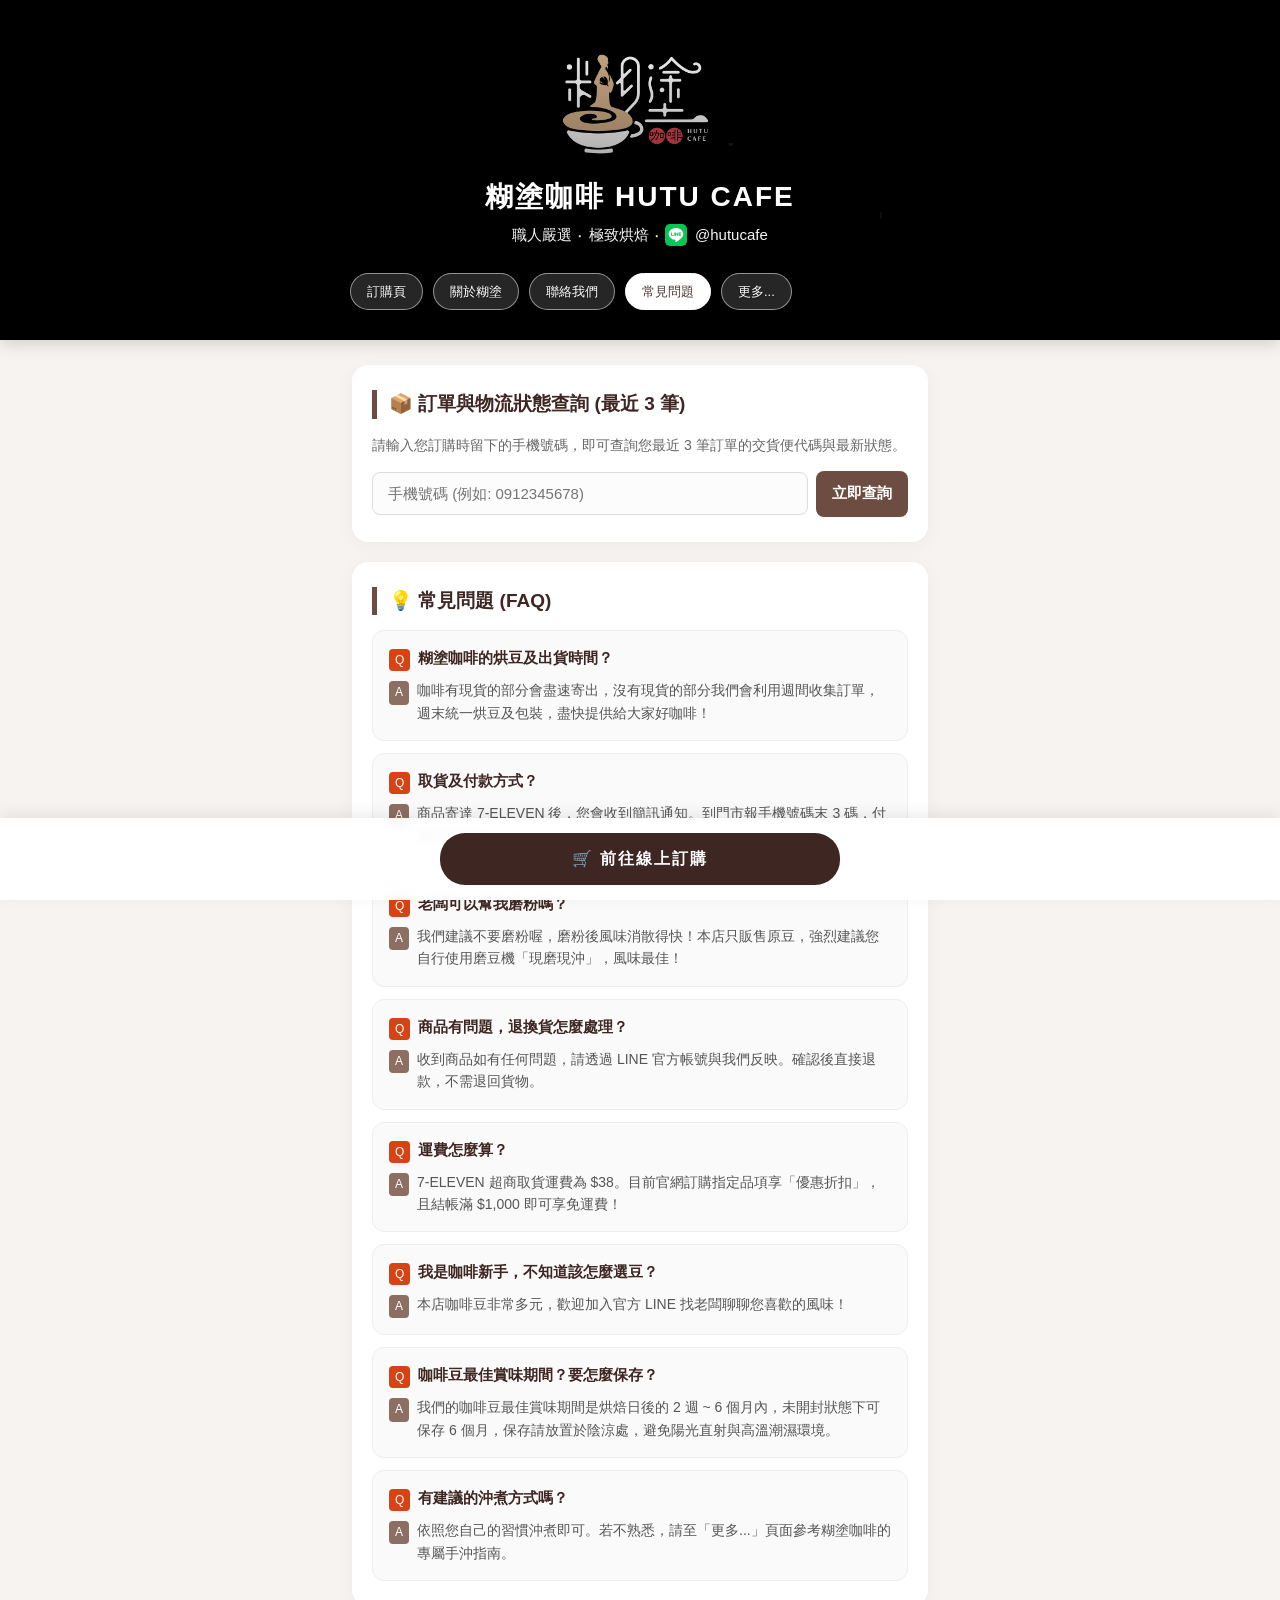
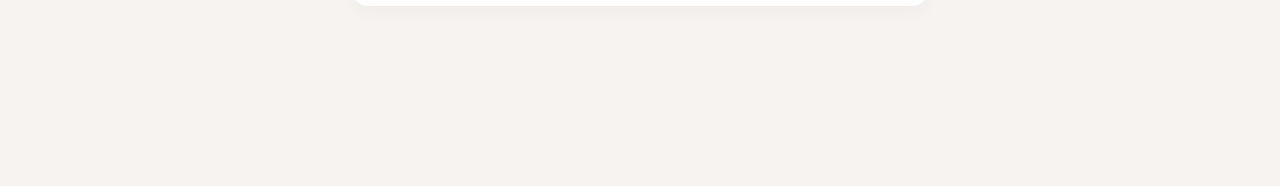
<file: faq.html>
<!DOCTYPE html>
<html lang="zh-TW">
<head>
    <meta charset="UTF-8">
    <meta name="viewport" content="width=device-width, initial-scale=1.0">
    <title>常見問題 | 糊塗咖啡 HUTU CAFE</title>
    <meta property="og:title" content="常見問題與訂單查詢 | 糊塗咖啡 HUTU CAFE">
    <meta property="og:description" content="提供最完整的訂購指南：包含出貨時間、物流進度、運費優惠及手機即時查詢最近 3 筆訂單狀態。">
    <meta property="og:type" content="website">
    <meta property="og:url" content="https://hutucafe.github.io/faq.html">
    <meta property="og:image" content="https://hutucafe.github.io/logo2.jpg">
    <meta property="og:image:width" content="1200">
    <meta property="og:image:height" content="1200">
    <link rel="icon" href="logo2.jpg" type="image/jpeg">
    <style>
        /* 基礎樣式重置 */
        * { box-sizing: border-box; margin: 0; padding: 0; font-family: 'PingFang TC', 'Heiti TC', 'Noto Sans TC', sans-serif; }
        body { background-color: #f7f3f0; color: #333; line-height: 1.5; padding-bottom: 160px; }
        
        /* 頁首設計 */
        header { 
            position: relative;
            background-image: url('bg.jpg'); 
            background-size: auto 100%; 
            background-position: center center; 
            background-repeat: no-repeat;
            background-color: #000; 
            height: 340px; 
            display: flex;
            align-items: flex-end; 
            justify-content: center;
            padding: 20px; 
            box-shadow: 0 4px 15px rgba(0,0,0,0.15); 
            margin-bottom: 25px; 
            border-top: 6px solid #000; 
        }

        header::before {
            content: '';
            position: absolute;
            top: 0; left: 0; right: 0; bottom: 0;
            background: linear-gradient(to bottom, rgba(0,0,0,0) 10%, rgba(0,0,0,0.3) 50%, rgba(0,0,0,0.85) 100%);
        }
        
        .header-inner { 
            width: 100%;
            max-width: 600px; 
            position: relative; 
            text-align: center; 
            z-index: 1; 
            padding-bottom: 5px; 
        }

        .header-inner h1 { font-size: 28px; color: #fff; margin-bottom: 6px; letter-spacing: 2px; text-shadow: 0 2px 5px rgba(0,0,0,0.6); }
        .header-inner p { color: #f5f5f5; font-size: 15px; margin-bottom: 20px; text-shadow: 0 1px 4px rgba(0,0,0,0.6); }

        .line-link { color: inherit; text-decoration: none; transition: 0.3s; display: inline-block; }
        .line-link:hover { opacity: 0.75; transform: scale(1.02); }
        .line-img-icon { width: 22px; height: auto; vertical-align: middle; margin-right: 4px; position: relative; top: -2px; filter: drop-shadow(0 1px 2px rgba(0,0,0,0.5)); }

        /* 主導覽列 */
        .main-nav { 
            display: flex; 
            justify-content: flex-start; 
            overflow-x: auto; 
            gap: 10px; 
            padding: 5px 10px; 
            scrollbar-width: none; 
            -webkit-overflow-scrolling: touch; 
        }
        .main-nav::-webkit-scrollbar { display: none; }

        .nav-item { 
            flex: none; text-decoration: none; font-size: 13px; color: #fff; padding: 8px 16px; 
            border: 1px solid rgba(255, 255, 255, 0.5); border-radius: 20px; 
            background-color: rgba(255, 255, 255, 0.15); backdrop-filter: blur(8px); -webkit-backdrop-filter: blur(8px); 
            transition: 0.3s; white-space: nowrap; text-shadow: 0 1px 2px rgba(0,0,0,0.3);
        }
        .nav-item:hover, .nav-item.active { background-color: #fff; color: #4e342e; border-color: #fff; text-shadow: none; box-shadow: 0 4px 10px rgba(0,0,0,0.2); }

        @media (max-width: 600px) {
            header { height: 280px; padding: 15px; background-size: cover; }
            .header-inner h1 { font-size: 24px; }
            .header-inner p { font-size: 13px; margin-bottom: 15px; }
            .nav-item { padding: 6px 12px; font-size: 12px; }
        }

        /* 內容區塊 */
        .container { max-width: 600px; margin: 0 auto; padding: 0 12px; }
        .section { background: #fff; border-radius: 16px; padding: 25px 20px; margin-bottom: 20px; box-shadow: 0 4px 20px rgba(0,0,0,0.04); }
        .section-title { font-size: 19px; font-weight: bold; border-left: 5px solid #6d4c41; padding-left: 12px; margin-bottom: 15px; color: #3e2723; }
        .intro-text { font-size: 14px; color: #666; margin-bottom: 15px; line-height: 1.6; }

        /* 訂單查詢表單 - 方案二修正：防止溢出 */
        .track-form { display: flex; gap: 8px; margin-top: 10px; align-items: center; }
        .track-input { 
            flex: 1; 
            min-width: 0; /* 關鍵：允許 Flex 項目縮小到文字顯示寬度以下 */
            padding: 12px 15px; 
            border: 1px solid #ddd; 
            border-radius: 8px; 
            font-size: 15px; 
            background: #fcfcfc; 
            transition: 0.3s; 
        }
        .track-input:focus { outline: none; border-color: #8d6e63; background: #fff; }
        .track-btn { 
            flex-shrink: 0; /* 關鍵：防止按鈕在空間不足時被壓縮 */
            background: #6d4c41; 
            color: #fff; 
            border: none; 
            padding: 0 16px; /* 稍微縮小左右 padding 以騰出空間 */
            height: 46px; /* 統一高度 */
            border-radius: 8px; 
            font-size: 15px; 
            font-weight: bold; 
            cursor: pointer; 
            transition: 0.3s; 
            white-space: nowrap; 
        }
        .track-btn:hover { background: #4e342e; }
        .track-btn:disabled { background: #aaa; cursor: not-allowed; }
        
        .track-result-box { margin-top: 20px; border: 1px solid #e0e0e0; border-radius: 12px; padding: 15px; background: #fafafa; display: none; }
        .order-item { border-bottom: 1px dashed #ccc; padding-bottom: 15px; margin-bottom: 15px; }
        .order-item:last-child { border-bottom: none; margin-bottom: 0; padding-bottom: 0; }
        
        .status-badge { display: inline-block; padding: 4px 10px; border-radius: 12px; font-size: 12px; font-weight: bold; background: #eee; color: #555; }
        .status-badge.highlight { background: #e65100; color: #fff; } 
        .status-badge.prepare { background: #8d6e63; color: #fff; }

        /* FAQ 列表 */
        .faq-list { display: flex; flex-direction: column; gap: 12px; }
        .faq-card { background: #fafafa; border: 1px solid #eee; border-radius: 12px; padding: 16px; transition: 0.3s; }
        .faq-card:hover { border-color: #d7ccc8; box-shadow: 0 4px 12px rgba(0,0,0,0.05); }
        .faq-q { display: flex; align-items: flex-start; font-size: 15px; font-weight: bold; color: #3e2723; margin-bottom: 8px; }
        .faq-a { display: flex; align-items: flex-start; font-size: 14px; color: #555; line-height: 1.6; }
        .faq-a-text { flex: 1; min-width: 0; }
        .badge-q { background: #d84315; color: #fff; font-size: 12px; padding: 2px 6px; border-radius: 4px; margin-right: 8px; margin-top: 2px; flex-shrink: 0; font-weight: normal; }
        .badge-a { background: #8d6e63; color: #fff; font-size: 12px; padding: 2px 6px; border-radius: 4px; margin-right: 8px; margin-top: 2px; flex-shrink: 0; font-weight: normal; }

        .bottom-bar { position: fixed; bottom: 0; left: 0; right: 0; background: rgba(255,255,255,0.95); backdrop-filter: blur(5px); padding: 15px 20px; box-shadow: 0 -4px 15px rgba(0,0,0,0.08); display: flex; justify-content: center; z-index: 1000; }
        .bottom-bar a { text-decoration: none; background: #3e2723; color: #fff; padding: 14px 40px; border-radius: 25px; font-size: 16px; font-weight: bold; transition: 0.3s; display: inline-block; width: 100%; max-width: 400px; text-align: center; letter-spacing: 2px; }
        .bottom-bar a:hover { background: #5d4037; box-shadow: 0 4px 12px rgba(93, 64, 55, 0.3); }
        /* 活動骨架載入動畫 */
        @keyframes shimmer {
            0%   { background-position: -400px 0; }
            100% { background-position: 400px 0; }
        }
        .skeleton {
            background: linear-gradient(90deg, #f0e6d8 25%, #fdf3e3 50%, #f0e6d8 75%);
            background-size: 800px 100%;
            animation: shimmer 1.4s infinite;
            border-radius: 8px;
            height: 16px;
            margin-bottom: 10px;
        }
        .skeleton.title { height: 22px; width: 60%; }
        .skeleton.desc  { height: 14px; width: 80%; }
        .skeleton.field { height: 40px; width: 100%; margin-bottom: 14px; border-radius: 10px; }
        @keyframes eventSlideIn { from { opacity:0; transform:translateY(-12px); } to { opacity:1; transform:translateY(0); } }
        #event-section { display:none; animation: eventSlideIn 0.4s ease-out; background: linear-gradient(135deg,#fff8f0 0%,#ffecd2 100%); border:2px solid #e8a838; border-radius:16px; padding:22px 20px; margin-bottom:20px; box-shadow:0 4px 20px rgba(232,168,56,0.2); }
        #event-section .event-title { font-size:20px; font-weight:bold; color:#3e2723; border-left:5px solid #e8a838; padding-left:12px; margin-bottom:6px; }
        #event-section .event-desc { font-size:14px; color:#795548; margin-bottom:16px; white-space: pre-line; line-height:1.65; }
        .event-form-group { margin-bottom:14px; }
        .event-form-group label { display:block; font-size:13px; font-weight:600; color:#4e342e; margin-bottom:5px; white-space: pre-line; line-height:1.6; }
        .event-form-group input, .event-form-group select, .event-form-group textarea { width:100%; padding:10px 13px; border:1.5px solid #d4b896; border-radius:10px; font-size:14px; background:#fff; color:#333; box-sizing:border-box; }
        .event-form-group input:focus, .event-form-group select:focus { outline:none; border-color:#e8a838; box-shadow:0 0 0 3px rgba(232,168,56,0.15); }
        .event-form-group .hint { font-size:11px; color:#aaa; margin-top:3px; }
        .event-submit-btn { width:100%; padding:13px; background:#e8a838; color:#fff; border:none; border-radius:12px; font-size:16px; font-weight:700; cursor:pointer; transition:0.2s; margin-top:4px; }
        .event-submit-btn:disabled { background:#ccc; cursor:not-allowed; }
        .event-required { color:red; margin-left:2px; }
        /* 搶碼區塊 */
        @keyframes couponSlideIn { from { opacity:0; transform:translateY(-12px); } to { opacity:1; transform:translateY(0); } }
        #coupon-section { display:none; animation: couponSlideIn 0.4s ease-out; background: linear-gradient(135deg,#f0fff4 0%,#dcfce7 100%); border:2px solid #4ade80; border-radius:16px; padding:22px 20px 28px; margin-bottom:20px; box-shadow:0 4px 20px rgba(74,222,128,0.15); }
        #coupon-section .coupon-title { font-size:20px; font-weight:bold; color:#14532d; border-left:5px solid #4ade80; padding-left:12px; margin-bottom:6px; }
        /* 搶碼區塊輸入時隱藏底欄 */
        body.coupon-typing .bottom-bar { display: none !important; }
        #coupon-section .coupon-desc  { font-size:13px; color:#166534; margin-bottom:14px; white-space: pre-line; line-height:1.6; }
        .coupon-pool-list { display:flex; flex-direction:column; gap:8px; margin-bottom:16px; }
        .coupon-pool-item { display:flex; justify-content:space-between; align-items:center; background:#fff; border-radius:10px; padding:10px 14px; border:1px solid #bbf7d0; font-size:13px; }
        .coupon-pool-item.empty { opacity:0.5; }
        .coupon-pool-name  { font-weight:600; color:#14532d; }
        .coupon-pool-stock { font-size:12px; color:#166534; white-space:nowrap; margin-left:8px; }
        .coupon-pool-stock.sold-out { color:#dc2626; font-weight:700; }
        .coupon-form-group { margin-bottom:12px; }
        .coupon-form-group label { display:block; font-size:13px; font-weight:600; color:#14532d; margin-bottom:5px; }
        .coupon-form-group input { width:100%; padding:10px 13px; border:1.5px solid #86efac; border-radius:10px; font-size:14px; background:#fff; color:#333; box-sizing:border-box; }
        .coupon-form-group input:focus { outline:none; border-color:#4ade80; box-shadow:0 0 0 3px rgba(74,222,128,0.15); }
        .coupon-submit-btn { display:block; width:fit-content; min-width:180px; padding:13px 32px; background:#16a34a; color:#fff; border:none; border-radius:12px; font-size:16px; font-weight:700; cursor:pointer; transition:0.2s; margin:16px auto 24px; }
        /* 搶碼按鈕保持原位，不做 sticky */
        .coupon-submit-btn:hover:not(:disabled) { background:#15803d; }
        .coupon-submit-btn:disabled { background:#ccc; cursor:not-allowed; }
    </style>
</head>
<body>

    <header>
        <div class="header-inner">
            <h1>糊塗咖啡 HUTU CAFE</h1>
            <p>職人嚴選 ‧ 極致烘焙 ‧ 
                <a href="https://lin.ee/6oPqPhD" target="_blank" class="line-link">
                    <img src="line_logo.svg" alt="LINE" class="line-img-icon">
                    @hutucafe
                </a>
            </p>
            
            <nav class="main-nav">
                <a href="index.html" class="nav-item">訂購頁</a>
                <a href="abouthutu.html" class="nav-item">關於糊塗</a>
                <a href="contactus.html" class="nav-item">聯絡我們</a>
                <a href="faq.html" class="nav-item active">常見問題</a>
                <a href="more.html" class="nav-item">更多...</a>
            </nav>
        </div>
    </header>

    <div class="container">

        <!-- 活動區塊（活動期間自動顯示） -->
        <div id="event-section">
            <div class="event-title" id="event-title">
                <div class="skeleton title"></div>
            </div>
            <div class="event-desc" id="event-desc">
                <div class="skeleton desc"></div>
            </div>
            <div id="event-form-body">
                <div style="text-align:center; padding:16px 0; color:#b8860b; font-size:14px; font-weight:600;">
                    ☕ 活動資訊載入中，請稍候...
                </div>
                <div class="skeleton field"></div>
                <div class="skeleton field"></div>
                <div class="skeleton field"></div>
            </div>
        </div>

        <!-- 搶碼區塊（搶碼活動期間自動顯示） -->
        <div id="coupon-section">
            <div class="coupon-title" id="coupon-title">🎟 限量折扣碼搶先領</div>
            <div class="coupon-desc" id="coupon-desc">數量有限，搶完為止！每人限領一次，折扣碼不一定搶得到喔！</div>
            <div class="coupon-pool-list" id="coupon-pool-list"></div>
                <div id="coupon-pool-expiry" style="font-size:12px;color:#6b7280;text-align:right;margin:-4px 0 12px;padding-right:4px;display:none;"></div>
            <div id="coupon-form-body">
                <div class="coupon-form-group">
                    <label>姓名 <span style="color:red">*</span></label>
                    <input type="text" id="cf-name" placeholder="請輸入真實姓名" onfocus="startCouponTyping()" onblur="endCouponTyping()">
                </div>
                <div class="coupon-form-group">
                    <label>手機號碼 <span style="color:red">*</span></label>
                    <input type="tel" id="cf-phone" placeholder="例如: 0912345678" maxlength="10" onfocus="startCouponTyping()" onblur="endCouponTyping()">
                </div>
                <div class="coupon-form-group">
                    <label>Email（折扣碼將寄至此信箱）<span style="color:red">*</span></label>
                    <input type="email" id="cf-email" placeholder="example@email.com" oninput="onCouponEmailInput()" onfocus="startCouponTyping()" onblur="endCouponTyping()">
                    <div style="font-size:11px;color:#aaa;margin-top:3px;">請確認 Email 正確，折扣碼將寄送至此</div>
                </div>
                <button class="coupon-submit-btn" id="coupon-submit-btn" onclick="submitGrabCoupon()">🎟 立即搶碼！</button>
            </div>
        </div>

        <div class="section">
            <div class="section-title">📦 訂單與物流狀態查詢 (最近 3 筆)</div>
            <p class="intro-text">
                請輸入您訂購時留下的手機號碼，即可查詢您最近 3 筆訂單的交貨便代碼與最新狀態。
            </p>
            <div class="track-form">
                <input type="tel" id="track-phone" class="track-input" placeholder="手機號碼 (例如: 0912345678)" maxlength="10">
                <button class="track-btn" id="track-btn" onclick="trackOrder()">立即查詢</button>
            </div>
            <div id="track-results" class="track-result-box"></div>
        </div>

        <div class="section">
            <div class="section-title">💡 常見問題 (FAQ)</div>
            
            <div class="faq-list">
                <div class="faq-card">
                    <div class="faq-q"><span class="badge-q">Q</span>糊塗咖啡的烘豆及出貨時間？</div>
                    <div class="faq-a"><span class="badge-a">A</span>咖啡有現貨的部分會盡速寄出，沒有現貨的部分我們會利用週間收集訂單，週末統一烘豆及包裝，盡快提供給大家好咖啡！</div>
                </div>

                <div class="faq-card">
                    <div class="faq-q"><span class="badge-q">Q</span>取貨及付款方式？</div>
                    <div class="faq-a"><span class="badge-a">A</span>商品寄達 7-ELEVEN 後，您會收到簡訊通知。到門市報手機號碼末 3 碼，付費取貨即可。</div>
                </div>

                <div class="faq-card">
                    <div class="faq-q"><span class="badge-q">Q</span>老闆可以幫我磨粉嗎？</div>
                    <div class="faq-a"><span class="badge-a">A</span>我們建議不要磨粉喔，磨粉後風味消散得快！本店只販售原豆，強烈建議您自行使用磨豆機「現磨現沖」，風味最佳！</div>
                </div>

                <div class="faq-card">
                    <div class="faq-q"><span class="badge-q">Q</span>商品有問題，退換貨怎麼處理？</div>
                    <div class="faq-a"><span class="badge-a">A</span>收到商品如有任何問題，請透過 LINE 官方帳號與我們反映。確認後直接退款，不需退回貨物。</div>
                </div>

                <div class="faq-card">
                    <div class="faq-q"><span class="badge-q">Q</span>運費怎麼算？</div>
                    <div class="faq-a"><span class="badge-a">A</span><span class="faq-a-text">7-ELEVEN 超商取貨運費為 $<span id="faq-shipping-fee">38</span>。目前官網訂購指定品項享「<span id="faq-discount-name">優惠折扣</span>」，且結帳滿 $<span id="faq-free-threshold">1,000</span> 即可享免運費！</span></div>
                </div>

                <div class="faq-card">
                    <div class="faq-q"><span class="badge-q">Q</span>我是咖啡新手，不知道該怎麼選豆？</div>
                    <div class="faq-a"><span class="badge-a">A</span>本店咖啡豆非常多元，歡迎加入官方 LINE 找老闆聊聊您喜歡的風味！</div>
                </div>

                <div class="faq-card">
                    <div class="faq-q"><span class="badge-q">Q</span>咖啡豆最佳賞味期間？要怎麼保存？</div>
                    <div class="faq-a"><span class="badge-a">A</span>我們的咖啡豆最佳賞味期間是烘焙日後的 2 週 ~ 6 個月內，未開封狀態下可保存 6 個月，保存請放置於陰涼處，避免陽光直射與高溫潮濕環境。</div>
                </div>

                <div class="faq-card">
                    <div class="faq-q"><span class="badge-q">Q</span>有建議的沖煮方式嗎？</div>
                    <div class="faq-a"><span class="badge-a">A</span>依照您自己的習慣沖煮即可。若不熟悉，請至「更多...」頁面參考糊塗咖啡的專屬手沖指南。</div>
                </div>
            </div>
        </div>

    </div>

    <div class="bottom-bar">
        <a href="index.html">🛒 前往線上訂購</a>
    </div>

    <script>
        const GAS_URL = 'https://script.google.com/macros/s/AKfycbzXbT-x0OFIAPf0_M0S0AKYIiIhyYJIprf01NX63qyQvChrjbVm7JDxciL29LhaU9hUJw/exec';

        // ── 活動區塊 ──────────────────────────────────────────────
        const EVENT_LS_KEY = '_hutucafe_event';

        function parseEventDate(str) {
            if (!str) return null;
            // 將 2026/06/01 10:00 轉為 2026-06-01T10:00:00 以確保跨瀏覽器相容
            const s = String(str).trim().replace(/\//g, '-').replace(' ', 'T');
            const d = new Date(s);
            return isNaN(d.getTime()) ? null : d;
        }

        function renderEventSection(cfg) {
            const section = document.getElementById('event-section');
            const now = new Date();
            const start = parseEventDate(cfg.start);
            const end   = parseEventDate(cfg.end);
            const active = !!(start && end && now >= start && now <= end);
            if (!active) { section.style.display = 'none'; return; }

            document.getElementById('event-title').textContent = '🎉 ' + (cfg.name || '限時活動');
            document.getElementById('event-desc').textContent = String(cfg.desc || '').replace(/\r\n?/g, '\n');
            const body = document.getElementById('event-form-body');
            const fields = [
                { key: 'fbName',  idx: 1, type: 'text',     required: true },
                { key: 'name',    idx: 2, type: 'text',     required: true },
                { key: 'address', idx: 3, type: 'text',     required: true },
                { key: 'email',   idx: 4, type: 'email',    required: true },
                { key: 'message', idx: 5, type: 'textarea', required: false, label: '給老闆的一句話', hint: '選填，說什麼都可以！' },
                { key: 'choice',  idx: 6, type: 'select',   required: true },
            ];
            body.innerHTML = fields.map(f => {
                const label = String(f.label || (cfg.headers && cfg.headers[f.idx]) || '').replace(/\r\n?/g, '\n').trim();
                const hint  = f.hint  || (cfg.hints  && cfg.hints[f.idx])   || '';
                const req   = f.required ? '<span class="event-required">*</span>' : '';
                let input = '';
                if (f.type === 'select') {
                    const options = (cfg.options || []).map(o => `<option value="${o}">${o}</option>`).join('');
                    input = `<select id="ef-${f.key}"><option value="">── 請選擇 ──</option>${options}</select>`;
                } else if (f.type === 'textarea') {
                    input = `<textarea id="ef-${f.key}" rows="2" placeholder="${hint}"></textarea>`;
                } else {
                    input = `<input type="${f.type}" id="ef-${f.key}" placeholder="${hint}">`;
                }
                return `<div class="event-form-group"><label>${label}${req}</label>${input}</div>`;
            }).join('');

            const questionLabel = String(cfg.question || (cfg.headers && cfg.headers[6]) || '互動內容').replace(/\r\n?/g, '\n').trim();
            body.querySelectorAll('.event-form-group')[5].querySelector('label').innerHTML =
                questionLabel + '<span class="event-required">*</span>';
            body.innerHTML += `<button class="event-submit-btn" id="event-submit-btn" onclick="submitEvent()">🎯 送出參加！</button>`;
            section.style.display = 'block';

            setTimeout(() => {
                const choiceEl = document.getElementById('ef-choice');
                if (choiceEl) choiceEl.addEventListener('change', () => {
                    const btn = document.getElementById('event-submit-btn');
                    if (btn) btn.scrollIntoView({ behavior: 'smooth', block: 'center' });
                });
            }, 100);
        }

        async function loadEventConfig() {
            const section = document.getElementById('event-section');

            // 有快取 → 先顯示骨架，瞬間渲染，背景驗證版本
            try {
                const saved = localStorage.getItem(EVENT_LS_KEY);
                if (saved) {
                    const localCfg = JSON.parse(saved);
                    // 先判斷快取的活動是否還在時間內
                    const now = new Date();
                    const start = parseEventDate(localCfg.start);
                    const end   = parseEventDate(localCfg.end);
                    const stillActive = !!(start && end && now >= start && now <= end);

                    if (stillActive) {
                        section.style.display = 'block';
                        renderEventSection(localCfg);
                        // 背景驗證版本號
                        fetch(GAS_URL + '?action=eventConfig&v=' + (localCfg.version || ''), { cache: 'no-store' })
                            .then(r => r.json()).then(data => {
                                if (data.cached) return;
                                try { localStorage.setItem(EVENT_LS_KEY, JSON.stringify(data)); } catch(e) {}
                                renderEventSection(data);
                            }).catch(() => {});
                        return;
                    } else {
                        // 快取的活動已過期，清掉
                        localStorage.removeItem(EVENT_LS_KEY);
                    }
                }
            } catch(e) {}

            // 無快取（或快取已過期）→ 等 GAS 回應後再決定是否顯示
            try {
                const res = await fetch(GAS_URL + '?action=eventConfig', { cache: 'no-store' });
                const cfg = await res.json();
                if (cfg.active) {
                    try { localStorage.setItem(EVENT_LS_KEY, JSON.stringify(cfg)); } catch(e) {}
                    renderEventSection(cfg);
                } else {
                    // 沒有活動，清掉可能的舊快取，隱藏區塊
                    localStorage.removeItem(EVENT_LS_KEY);
                    section.style.display = 'none';
                }
            } catch(e) {
                section.style.display = 'none';
            }
        }

        loadEventConfig();

        // ── 🎟 搶碼區塊 ───────────────────────────────────────────
        const COUPON_LS_KEY = '_hutucafe_coupon_cfg';

        let _grabbing = false; // 防止重複送出

        function startCouponTyping() {
            document.body.classList.add('coupon-typing');
            // 不做強制捲動，讓瀏覽器自行處理
        }

        function endCouponTyping() {
            setTimeout(() => {
                const inputs = ['cf-name','cf-phone','cf-email'];
                const anyFocused = inputs.some(id => document.getElementById(id) === document.activeElement);
                if (!anyFocused) document.body.classList.remove('coupon-typing');
            }, 200);
        }

        async function loadCouponConfig() {
            const section = document.getElementById('coupon-section');
            // 先用 localStorage 快取瞬間顯示
            try {
                const saved = localStorage.getItem(COUPON_LS_KEY);
                if (saved) {
                    const cached = JSON.parse(saved);
                    // 快取的活動是否還在時間內
                    const now = new Date();
                    const end = cached.end ? new Date(cached.end.replace(/\//g,'-').replace(' ','T')) : null;
                    if (cached.active && (!end || now <= end)) {
                        renderCouponSection(cached);
                    }
                }
            } catch(e) {}
            // 背景驗證最新資料
            try {
                const res  = await fetch(GAS_URL + '?action=couponConfig', { cache: 'no-store' });
                const data = await res.json();
                try { localStorage.setItem(COUPON_LS_KEY, JSON.stringify(data)); } catch(e) {}
                renderCouponSection(data);
            } catch(e) {
                if (!document.getElementById('coupon-section').style.display ||
                    document.getElementById('coupon-section').style.display === 'none') {
                    section.style.display = 'none';
                }
            }
        }

        function renderCouponSection(data) {
            const section = document.getElementById('coupon-section');
            if (!data.active) { section.style.display = 'none'; return; }
            if (data.eventName) document.getElementById('coupon-title').textContent = '🎟 ' + data.eventName;
            const poolList = document.getElementById('coupon-pool-list');
            if (data.pool && data.pool.length > 0) {
                poolList.innerHTML = data.pool.map(opt => {
                    const isEmpty = opt.left === 0;
                    const optRate = parseFloat(opt.discountValue) || 0;
                    const optRateDisp = (Math.round(optRate * 100) % 10 === 0)
                        ? Math.round(optRate * 10) + '折'
                        : Math.round(optRate * 100) + '折';
                    const desc = opt.discountType === '金額'
                        ? '折抵 $' + opt.discountValue
                        : optRateDisp;
                    const minHint = opt.minOrder > 0 ? ' / 低消 $' + opt.minOrder : '';
                    return `<div class="coupon-pool-item${isEmpty ? ' empty' : ''}">
                        <span class="coupon-pool-name">${opt.name}<span style="font-size:11px;font-weight:400;color:#6b7280;margin-left:6px;">${desc}${minHint}</span></span>
                        <span class="coupon-pool-stock${isEmpty ? ' sold-out' : ''}">
                            ${isEmpty ? '已搶完 🔴' : '剩 ' + opt.left + ' 張 / 共 ' + opt.total + ' 張'}
                        </span>
                    </div>`;
                }).join('');
            }
            // 在碼池列表下方顯示統一使用期限
            const poolExpiryEl = document.getElementById('coupon-pool-expiry');
            if (poolExpiryEl) {
                const poolExpiry = data.pool && data.pool.find(p => p.expiry) ? data.pool.find(p => p.expiry).expiry : '';
                poolExpiryEl.textContent = poolExpiry ? '折扣碼使用期限：' + poolExpiry : '';
                poolExpiryEl.style.display = poolExpiry ? 'block' : 'none';
            }
            if (data.allEmpty) {
                document.getElementById('coupon-form-body').innerHTML =
                    `<div style="text-align:center;padding:20px 0;color:#166534;font-size:14px;font-weight:600;">
                        本次折扣碼已全數發放完畢，感謝參與！<br>
                        <span style="font-size:12px;color:#6b7280;font-weight:400;margin-top:4px;display:block;">活動期間結束前持續關注，下次搶先一步！</span>
                    </div>`;
            }
            section.style.display = 'block';
            // 初始化輸入框事件（隱藏底欄防誤按）
            setTimeout(initCouponInputEvents, 100);
        }

        async function submitGrabCoupon() {
            const btn   = document.getElementById('coupon-submit-btn');
            const name  = document.getElementById('cf-name').value.trim();
            const phone = document.getElementById('cf-phone').value.trim();
            const email = document.getElementById('cf-email').value.trim();
            let valid = true;
            [['cf-name',name],['cf-phone',phone],['cf-email',email]].forEach(([id,val]) => {
                const el = document.getElementById(id);
                if (!val) { el.style.borderColor='#dc2626'; valid=false; } else el.style.borderColor='';
            });
            if (!valid) { alert('請填寫所有必填欄位！'); return; }
            if (!/^09\d{8}$/.test(phone)) { alert('手機號碼格式不正確！'); return; }
            if (!/^[^\s@]+@[^\s@]+\.[^\s@]+$/.test(email)) { alert('Email 格式不正確！'); return; }
            btn.disabled = true; btn.textContent = '搶碼中...';
            try {
                const res  = await fetch(GAS_URL + '?action=grabCoupon'
                    + '&name='  + encodeURIComponent(name)
                    + '&phone=' + encodeURIComponent(phone)
                    + '&email=' + encodeURIComponent(email), { cache: 'no-store' });
                const data = await res.json();
                if (data.result === 'success') {
                    const sucRate = parseFloat(data.discountValue) || 0;
                    const sucRateDisp = (Math.round(sucRate * 100) % 10 === 0)
                        ? Math.round(sucRate * 10) + '折'
                        : Math.round(sucRate * 100) + '折';
                    const desc = data.discountType === '金額'
                        ? '折抵 $' + data.discountValue + ' 元'
                        : '享 ' + sucRateDisp + '優惠';
                    const expiryLine   = data.expiry    ? `<div style="font-size:12px;color:#9ca3af;margin-top:4px;">使用期限：${data.expiry}</div>` : '';
                    const eventLine    = data.eventName ? `<div style="font-size:11px;color:#a3a3a3;margin-bottom:10px;">活動：${data.eventName}</div>` : '';
                    document.getElementById('coupon-form-body').innerHTML =
                        `<div style="text-align:center;padding:24px 16px 16px;">
                            <div style="font-size:42px;margin-bottom:12px;">🎉</div>
                            <div style="font-size:17px;font-weight:700;color:#14532d;margin-bottom:16px;">恭喜！您抽到</div>
                            <div style="background:#fff;border:2px solid #4ade80;border-radius:14px;padding:18px 16px;margin-bottom:14px;">
                                ${eventLine}
                                <div style="font-size:14px;color:#166534;font-weight:600;margin-bottom:4px;">${data.optionName||''}</div>
                                <div style="font-size:13px;color:#6b7280;margin-bottom:4px;">${desc}${data.minOrder > 0 ? ' · 低消 $' + data.minOrder : ''}</div>
                                <div style="font-size:11px;color:#9ca3af;margin-bottom:6px;">您的專屬折扣碼</div>
                                <div style="font-size:26px;font-weight:900;color:#e53935;letter-spacing:3px;">${data.code}</div>
                                ${expiryLine}
                            </div>
                            <div style="font-size:13px;color:#166534;font-weight:600;margin-bottom:4px;">折扣碼已寄至您的 Email！</div>
                            <div style="font-size:12px;color:#9ca3af;">下單時輸入此碼即可套用，折扣碼可轉讓給朋友使用</div>
                        </div>`;
                    try { localStorage.removeItem(COUPON_LS_KEY); } catch(e) {}
                    function scrollToCouponBtn() {
            // 等鍵盤收起後再 scroll
            setTimeout(() => {
                const btn = document.getElementById('coupon-submit-btn');
                if (btn) {
                    btn.scrollIntoView({ behavior: 'smooth', block: 'center' });
                    setTimeout(() => { window.scrollBy(0, 60); }, 400);
                }
            }, 300);
        }
        function onCouponEmailInput() {
            // scroll 由 focus 事件統一處理，此處不重複觸發
        }

        // 輸入框 focus 時隱藏底欄，blur 時恢復
        function initCouponInputEvents() {
            const inputs = ['cf-name','cf-phone','cf-email'];
            const bottomBar = document.querySelector('.bottom-bar');
            const couponSection = document.getElementById('coupon-section');
            inputs.forEach(id => {
                const el = document.getElementById(id);
                if (!el) return;
                el.addEventListener('focus', () => {
                    document.body.classList.add('coupon-typing');
                    // 鍵盤彈出後把整個搶碼區塊捲到頂部，按鈕自然在可視區內
                    setTimeout(() => {
                        const section = document.getElementById('coupon-section');
                        if (section) section.scrollIntoView({ behavior: 'smooth', block: 'start' });
                    }, 400);
                });
                el.addEventListener('blur', () => {
                    setTimeout(() => {
                        const anyFocused = inputs.some(i => document.getElementById(i) === document.activeElement);
                        if (!anyFocused) document.body.classList.remove('coupon-typing');
                    }, 200);
                });
            });
        }

        loadCouponConfig();
                } else if (data.result === 'already') {
                    _grabbing = false;
                    const alreadyRate = parseFloat(data.discountValue) || 0;
                    const alreadyRateDisp = (Math.round(alreadyRate * 100) % 10 === 0)
                        ? Math.round(alreadyRate * 10) + '折'
                        : Math.round(alreadyRate * 100) + '折';
                    const alreadyDesc = data.discountType === '金額'
                        ? '折抵 $' + data.discountValue + ' 元'
                        : '享 ' + alreadyRateDisp + '優惠';
                    const alreadyExpiry = data.expiry    ? `<div style="font-size:11px;color:#9ca3af;margin-top:6px;">使用期限：${data.expiry}</div>` : '';
                    const alreadyEvent  = data.eventName ? `<div style="font-size:11px;color:#a3a3a3;margin-bottom:8px;">活動：${data.eventName}</div>` : '';
                    document.getElementById('coupon-form-body').innerHTML =
                        `<div style="text-align:center;padding:20px 16px;">
                            <div style="font-size:36px;margin-bottom:10px;">📬</div>
                            <div style="font-size:15px;font-weight:700;color:#14532d;margin-bottom:8px;">您已領取過折扣碼</div>
                            <div style="background:#fff;border:2px solid #4ade80;border-radius:14px;padding:16px;margin-bottom:12px;">
                                ${alreadyEvent}
                                <div style="font-size:13px;color:#166534;font-weight:600;margin-bottom:4px;">${data.optionName||''}</div>
                                <div style="font-size:12px;color:#6b7280;margin-bottom:4px;">${alreadyDesc}${data.minOrder > 0 ? ' · 低消 $' + data.minOrder : ''}</div>
                                <div style="font-size:11px;color:#9ca3af;margin-bottom:4px;">您的折扣碼</div>
                                <div style="font-size:24px;font-weight:900;color:#e53935;letter-spacing:3px;">${data.code}</div>
                                ${alreadyExpiry}
                            </div>
                            <div style="font-size:12px;color:#9ca3af;">請至 Email 查收，或直接在下單頁輸入使用</div>
                        </div>`;
                } else if (data.result === 'empty') {
                    loadCouponConfig();
                    btn.disabled = false; btn.textContent = '🎟 立即搶碼！';
                } else {
                    alert(data.message || '搶碼失敗，請稍後再試');
                    btn.disabled = false; btn.textContent = '🎟 立即搶碼！';
                }
            } catch(e) {
                alert('網路異常，請稍後再試');
                btn.disabled = false; btn.textContent = '🎟 立即搶碼！';
            }
        }

        loadCouponConfig();

        async function submitEvent() {
            const btn = document.getElementById('event-submit-btn');
            const payload = { action: 'submitEvent' };
            let valid = true;

            const requiredFields = ['fbName', 'name', 'address', 'email', 'choice'];
            ['fbName','name','address','email','choice','message'].forEach(id => {
                const el = document.getElementById('ef-' + id);
                if (!el) return;
                const val = el.value.trim();
                if (requiredFields.includes(id) && !val) {
                    el.style.borderColor = '#e53935';
                    valid = false;
                } else {
                    el.style.borderColor = '';
                }
                payload[id] = val;
            });

            if (!valid) { alert('請填寫所有必填欄位！'); return; }

            btn.disabled = true; btn.textContent = '送出中...';
            try {
                const res = await fetch(GAS_URL, {
                    method: 'POST',
                    body: JSON.stringify(payload)
                });
                const data = await res.json();
                if (data.result === 'success') {
                    const choiceLabel = data.choiceLabel || '';
                    const cp = data.coupon;
                    let cpDesc = '';
                    if (cp) {
                        cpDesc = cp.discountType === '金額'
                            ? `折抵 $${cp.discountValue}`
                            : `全單 ${Math.round(cp.discountValue * 1000) / 100} 折`;
                        if (cp.minOrder > 0) cpDesc += `（消費滿 $${cp.minOrder} 可用）`;
                        if (cp.expiry) cpDesc += `，使用期限 ${cp.expiry}`;
                        if (!cp.reusable) cpDesc += '，限用一次';
                    }
                    const cpBlock = cp ? `
                            <div style="background:#fff; border:2px dashed #e8a838; border-radius:16px; padding:18px 16px; margin-bottom:18px;">
                                <div style="font-size:15px; color:#a07840; letter-spacing:2px; margin-bottom:8px;">🎟 ${cp.reusable ? '活動折扣碼' : '登錄專屬折扣碼'}</div>
                                <div style="font-size:26px; font-weight:900; color:#e53935; letter-spacing:3px; line-height:1.2; word-break:break-all;">${cp.code}</div>
                                <div style="font-size:14px; color:#795548; margin-top:8px;">${cpDesc}</div>
                            </div>` : '';
                    document.getElementById('event-form-body').innerHTML =
                        `<div id="event-success-msg" style="text-align:center; padding:28px 16px 20px;">
                            <div style="font-size:48px; line-height:1; margin-bottom:14px;">🎉</div>
                            <div style="font-size:18px; font-weight:700; color:#a07840; letter-spacing:3px; margin-bottom:18px;">活動登錄成功</div>
                            <div style="background:linear-gradient(135deg,#fff8f0,#fff3e0); border:2px solid #e8a838; border-radius:16px; padding:20px 16px; margin-bottom:18px; box-shadow:0 4px 16px rgba(232,168,56,0.15);">
                                <div style="font-size:15px; color:#a07840; letter-spacing:2px; margin-bottom:8px;">您的參加編號</div>
                                <div style="font-size:32px; font-weight:900; color:#e53935; letter-spacing:2px; line-height:1.2;">${choiceLabel}</div>
                            </div>${cpBlock}
                            <div style="font-size:17px; color:#5d4037; font-weight:600; margin-bottom:6px;">預祝您幸運中獎！☕</div>
                            <div style="font-size:14px; color:#795548; margin-top:10px;">登錄確認信已寄至您的 Email</div>
                        </div>`;
                    setTimeout(() => {
                        const msg = document.getElementById('event-success-msg');
                        if (msg) msg.scrollIntoView({ behavior: 'smooth', block: 'center' });
                    }, 100);
                } else if (data.result === 'already') {
                    document.getElementById('event-form-body').innerHTML =
                        `<div id="event-success-msg" style="text-align:center; padding:28px 16px 20px;">
                            <div style="font-size:48px; line-height:1; margin-bottom:14px;">📮</div>
                            <div style="font-size:18px; font-weight:700; color:#a07840; letter-spacing:3px; margin-bottom:18px;">您已經登錄過囉</div>
                            ${data.choiceLabel ? `<div style="background:linear-gradient(135deg,#fff8f0,#fff3e0); border:2px solid #e8a838; border-radius:16px; padding:20px 16px; margin-bottom:18px; box-shadow:0 4px 16px rgba(232,168,56,0.15);">
                                <div style="font-size:15px; color:#a07840; letter-spacing:2px; margin-bottom:8px;">您的參加編號</div>
                                <div style="font-size:32px; font-weight:900; color:#e53935; letter-spacing:2px; line-height:1.2;">${data.choiceLabel}</div>
                            </div>` : ''}
                            <div style="font-size:16px; color:#5d4037; font-weight:600; margin-bottom:6px;">${data.message || '每個人限登錄一次喔！'}</div>
                            <div style="font-size:14px; color:#795548; margin-top:10px;">登錄確認信已寄至您的 Email</div>
                        </div>`;
                    setTimeout(() => {
                        const msg = document.getElementById('event-success-msg');
                        if (msg) msg.scrollIntoView({ behavior: 'smooth', block: 'center' });
                    }, 100);
                } else {
                    alert('送出失敗，請稍後再試');
                    btn.disabled = false; btn.textContent = '🎯 送出參加！';
                }
            } catch(e) {
                alert('網路異常，請稍後再試');
                btn.disabled = false; btn.textContent = '🎯 送出參加！';
            }
        }
        const FAQ_CONFIG_KEY = 'hutucafe_config_v1';

        async function loadFaqConfig() {
            try {
                const cached = localStorage.getItem(FAQ_CONFIG_KEY);
                if (cached) {
                    const { data } = JSON.parse(cached);
                    applyFaqConfig(data.shopConfig);
                    return;
                }
            } catch(e) {}

            try {
                const res = await fetch(GAS_URL + '?action=config', { cache: 'no-store' });
                const data = await res.json();
                applyFaqConfig(data.shopConfig);
            } catch(e) {
                console.warn('折扣設定載入失敗。');
            }
        }

        function applyFaqConfig(shopConfig) {
            if (!shopConfig) return;
            const elDiscount  = document.getElementById('faq-discount-name');
            const elShipping  = document.getElementById('faq-shipping-fee');
            const elThreshold = document.getElementById('faq-free-threshold');
            if (elDiscount)  elDiscount.textContent  = shopConfig['折扣顯示名稱'] || '優惠折扣';
            if (elShipping)  elShipping.textContent  = shopConfig['運費']         || '38';
            if (elThreshold) elThreshold.textContent = Number(shopConfig['免運門檻'] || 1000).toLocaleString();
        }

        document.addEventListener('DOMContentLoaded', loadFaqConfig);

        function copyAndTrack(trackNum) {
            navigator.clipboard.writeText(trackNum).then(() => {
                alert(`已將交貨便代碼：【 ${trackNum} 】複製到您的剪貼簿！\n\n按下確定後將開啟 7-11 查詢網頁，請直接「貼上」單號進行查詢。`);
                window.open('https://eservice.7-11.com.tw/E-Tracking/search.aspx', '_blank');
            }).catch(err => {
                prompt('請手動複製下方的交貨便代碼：', trackNum);
                window.open('https://eservice.7-11.com.tw/E-Tracking/search.aspx', '_blank');
            });
        }

        async function trackOrder() {
            const phoneInput = document.getElementById('track-phone').value.trim();
            const btn = document.getElementById('track-btn');
            const resBox = document.getElementById('track-results');
            
            if (!/^09\d{8}$/.test(phoneInput)) {
                alert('請輸入正確的手機號碼格式');
                return;
            }

            btn.disabled = true;
            btn.textContent = "查詢中...";
            resBox.style.display = "block";
            resBox.innerHTML = '<p style="text-align:center; color:#888;">連線資料庫查詢中...</p>';

            try {
                const response = await fetch(GAS_URL + '?phone=' + phoneInput);
                const data = await response.json();

                if (data.result === 'success') {
                    if (data.orders.length === 0) {
                        resBox.innerHTML = '<p style="text-align:center; color:#d84315;">查無此手機號碼的近期訂單。</p>';
                    } else {
                        let html = `<h4 style="margin-bottom:12px;">📞 ${phoneInput} 的近期訂單：</h4>`;
                        // 新訂單在上：先反轉（同日訂單也會新的在前），再依日期由新到舊排序
                        const toTs = d => {
                            const m = String(d || '').match(/(\d{4})\D(\d{1,2})\D(\d{1,2})(?:\D+(\d{1,2}):(\d{2})(?::(\d{2}))?)?/);
                            return m ? new Date(+m[1], m[2] - 1, +m[3], +(m[4] || 0), +(m[5] || 0), +(m[6] || 0)).getTime() : NaN;
                        };
                        const orders = data.orders.slice().reverse();
                        if (orders.every(o => !isNaN(toTs(o.date)))) orders.sort((a, b) => toTs(b.date) - toTs(a.date));
                        orders.forEach(o => {
                            let statusClass = (o.status.includes('出貨') || o.status.includes('到達')) ? 'highlight' : o.status.includes('備貨') ? 'prepare' : '';
                            let trackingUI = o.trackingNum ? `
                                <div style="margin-top: 12px; padding-top: 12px; border-top: 1px dashed #ccc; display: flex; justify-content: space-between; align-items: center;">
                                    <span style="font-size:14px;">代碼：<strong>${o.trackingNum}</strong></span>
                                    <button onclick="copyAndTrack('${o.trackingNum}')" class="track-btn" style="height:34px; padding:0 10px; font-size:12px;">追蹤物流 🚚</button>
                                </div>` : '';

                            html += `
                            <div class="order-item">
                                <div style="display:flex; justify-content:space-between; align-items:center; margin-bottom:8px;">
                                    <span style="font-size:13px; color:#888;">📅 ${o.date}</span>
                                    <span class="status-badge ${statusClass}">${o.status}</span>
                                </div>
                                <div style="font-size:14px; font-weight:bold;">🏠 門市：${o.store}</div>
                                <div style="font-size:13px; color:#666; background:#f0f0f0; padding:8px; border-radius:6px;">${o.items}</div>
                                <div style="font-size:15px; font-weight:bold; color:#d84315; text-align:right; margin-top:8px;">總計: $${o.total}</div>
                                ${trackingUI}
                            </div>`;
                        });
                        resBox.innerHTML = html;
                    }
                }
            } catch (e) {
                resBox.innerHTML = '<p style="text-align:center; color:red;">連線錯誤。</p>';
            } finally {
                btn.disabled = false;
                btn.textContent = "立即查詢";
            }
        }
    </script>
</body>
</html>
</file>
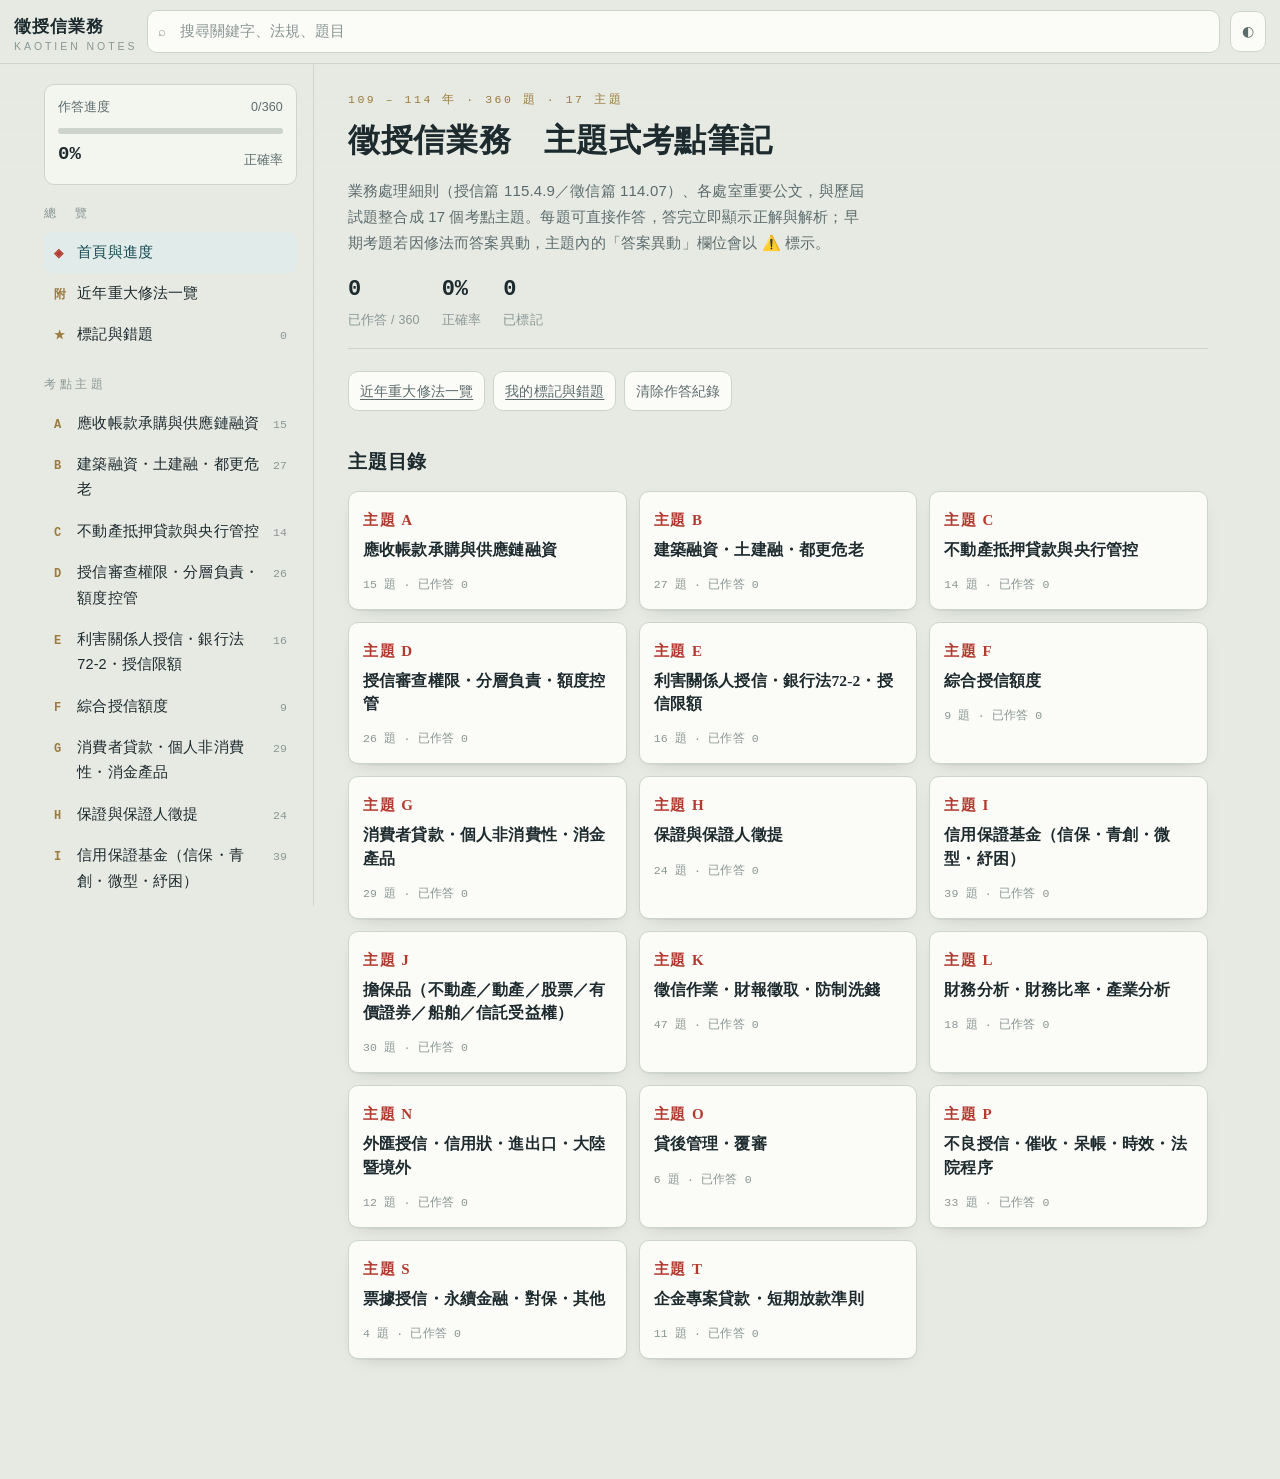
<file: loantest.html>
<!DOCTYPE html>
<html lang="zh-Hant">
<head>
<meta charset="utf-8">
<meta name="viewport" content="width=device-width, initial-scale=1, viewport-fit=cover">
<title>徵授信業務 ── 主題式考點筆記</title>
<meta name="color-scheme" content="light dark">
<style>
:root{
  --paper:#E7EAE3; --card:#FBFBF7; --card-2:#F3F5EF;
  --ink:#1D2A2E; --ink-2:#5C6C6D; --ink-3:#8A9795;
  --rule:#CCD4CB; --rule-2:#DDE3DA;
  --indigo:#1F5A63; --indigo-soft:#E1ECEA; --indigo-ink:#164A52;
  --seal:#B23A2F; --seal-soft:#F4E2DE;
  --kraft:#9C7B3F; --kraft-soft:#F0E8D6;
  --shadow:0 1px 0 rgba(29,42,46,.05), 0 6px 18px -12px rgba(29,42,46,.35);
  --sans:-apple-system,BlinkMacSystemFont,"PingFang TC","Noto Sans TC","Microsoft JhengHei","Helvetica Neue",sans-serif;
  --kai:"BiauKai","DFKai-SB","Kaiti TC","楷體-繁","標楷體","Noto Serif TC","Songti TC",serif;
  --serif:"Noto Serif TC","Songti TC","Source Han Serif TC","MingLiU",serif;
  --mono:ui-monospace,"SF Mono",Menlo,Consolas,"Roboto Mono",monospace;
  --r:10px;
}
html[data-theme="dark"]{
  --paper:#111819; --card:#192224; --card-2:#1F2A2C;
  --ink:#E3E9E5; --ink-2:#9DAAA8; --ink-3:#7A8887;
  --rule:#2B3739; --rule-2:#253032;
  --indigo:#6FBAB2; --indigo-soft:#16292B; --indigo-ink:#8FD0C8;
  --seal:#E77C70; --seal-soft:#2E1E1C;
  --kraft:#CDA968; --kraft-soft:#2A2419;
  --shadow:0 1px 0 rgba(0,0,0,.2), 0 8px 20px -14px rgba(0,0,0,.8);
}
*{box-sizing:border-box}
html,body{margin:0;padding:0}
body{
  background:var(--paper); color:var(--ink); font-family:var(--sans);
  font-size:16px; line-height:1.75; -webkit-text-size-adjust:100%;
  letter-spacing:.01em;
}
/* faint ledger grid, like 公文用紙 */
body::before{
  content:""; position:fixed; inset:0; pointer-events:none; z-index:0; opacity:.55;
  background-image:linear-gradient(var(--rule-2) 1px,transparent 1px);
  background-size:100% 32px;
  -webkit-mask-image:linear-gradient(180deg,rgba(0,0,0,.35),rgba(0,0,0,0) 420px);
          mask-image:linear-gradient(180deg,rgba(0,0,0,.35),rgba(0,0,0,0) 420px);
}
button{font:inherit;color:inherit;background:none;border:0;cursor:pointer}
a{color:var(--indigo-ink);text-underline-offset:3px}
:focus-visible{outline:2px solid var(--seal); outline-offset:2px; border-radius:4px}
mark{background:var(--kraft-soft); color:inherit; border-bottom:1.5px solid var(--kraft); padding:0 .1em}

/* ---------- top bar ---------- */
.topbar{
  position:sticky; top:0; z-index:40;
  display:flex; align-items:center; gap:10px;
  padding:10px 14px; padding-top:calc(10px + env(safe-area-inset-top));
  background:color-mix(in srgb,var(--paper) 88%, transparent);
  backdrop-filter:saturate(1.4) blur(10px);
  border-bottom:1px solid var(--rule);
}
.iconbtn{
  display:inline-flex;align-items:center;gap:6px;
  border:1px solid var(--rule); border-radius:var(--r);
  padding:7px 11px; font-size:14px; background:var(--card); color:var(--ink-2);
  white-space:nowrap;
}
.iconbtn:hover{border-color:var(--indigo);color:var(--indigo-ink)}
.brand{font-family:var(--serif); font-weight:700; font-size:17px; letter-spacing:.06em; white-space:nowrap}
.brand small{display:block;font-family:var(--sans);font-weight:400;font-size:10.5px;letter-spacing:.28em;color:var(--ink-3);line-height:1}
.searchwrap{flex:1; min-width:0; position:relative}
.searchwrap input{
  width:100%; font:inherit; font-size:14.5px; color:var(--ink);
  background:var(--card); border:1px solid var(--rule); border-radius:var(--r);
  padding:8px 30px 8px 32px;
}
.searchwrap input::placeholder{color:var(--ink-3)}
.searchwrap input:focus{border-color:var(--indigo);outline:none;box-shadow:0 0 0 3px var(--indigo-soft)}
.searchwrap .mag{position:absolute;left:11px;top:50%;transform:translateY(-50%);color:var(--ink-3);font-size:13px}
.searchwrap .clr{position:absolute;right:6px;top:50%;transform:translateY(-50%);color:var(--ink-3);padding:4px 6px;font-size:15px;line-height:1}

/* ---------- shell ---------- */
.shell{position:relative;z-index:1;display:block;max-width:1240px;margin:0 auto;padding:0 14px}
#sidebar{
  position:fixed; z-index:60; inset:0 auto 0 0; width:min(84vw,320px);
  background:var(--card); border-right:1px solid var(--rule);
  transform:translateX(-102%); transition:transform .22s ease;
  overflow-y:auto; padding:16px 14px calc(30px + env(safe-area-inset-bottom));
  padding-top:calc(16px + env(safe-area-inset-top));
}
#sidebar.open{transform:none}
#sidebar{overscroll-behavior:contain}
@media (max-width:700px){.brand small{display:none}.brand{font-size:15px;letter-spacing:.04em}}
@media (max-width:470px){.brand{display:none}}
.scrim{position:fixed;inset:0;background:rgba(20,30,32,.42);z-index:50;opacity:0;pointer-events:none;transition:opacity .2s}
.scrim.on{opacity:1;pointer-events:auto}
main{padding:18px 0 80px; min-width:0}

/* ---------- sidebar ---------- */
.sb-title{font-family:var(--serif);font-size:12px;letter-spacing:.3em;color:var(--ink-3);margin:18px 0 8px}
.sb-title:first-child{margin-top:0}
.navlink{display:flex;align-items:baseline;gap:10px;padding:8px 10px;border-radius:8px;color:var(--ink);text-decoration:none;font-size:14.5px}
.navlink:hover{background:var(--card-2)}
.navlink.active{background:var(--indigo-soft);color:var(--indigo-ink)}
.navlink .L{font-family:var(--mono);font-size:12px;font-weight:700;color:var(--kraft);min-width:1.1em}
.navlink.active .L{color:var(--seal)}
.navlink .n{margin-left:auto;font-family:var(--mono);font-size:11.5px;color:var(--ink-3)}
.progress{border:1px solid var(--rule);border-radius:var(--r);padding:12px 13px;background:var(--card-2)}
.progress .row{display:flex;justify-content:space-between;font-size:12.5px;color:var(--ink-2)}
.progress b{font-family:var(--mono);font-size:19px;color:var(--ink);font-weight:600}
.bar{height:6px;border-radius:99px;background:var(--rule);overflow:hidden;margin:9px 0 4px}
.bar i{display:block;height:100%;background:var(--indigo);width:0;transition:width .3s}

/* ---------- page headers ---------- */
.pagehead{margin:0 0 22px;padding-bottom:16px;border-bottom:1.5px solid var(--rule)}
.eyebrow{font-family:var(--mono);font-size:11.5px;letter-spacing:.22em;color:var(--kraft);text-transform:uppercase}
h1{font-family:var(--serif);font-size:clamp(23px,5.6vw,32px);line-height:1.35;margin:.28em 0 .1em;letter-spacing:.02em;font-weight:700}
h2{font-family:var(--serif);font-size:19px;margin:34px 0 12px;letter-spacing:.04em}
.sub{color:var(--ink-2);font-size:13.5px}
.topichead{display:flex;gap:16px;align-items:flex-start}
.topichead .letter{
  font-family:var(--serif);font-size:54px;line-height:.85;font-weight:700;color:var(--seal);
  -webkit-text-stroke:0; opacity:.9; padding-top:6px;
}
.qlist-meta{font-family:var(--mono);font-size:11.5px;color:var(--ink-3);word-break:break-all;margin-top:8px;line-height:1.9}

/* ---------- cards ---------- */
.card{background:var(--card);border:1px solid var(--rule);border-radius:var(--r);box-shadow:var(--shadow);padding:18px 18px;margin:0 0 16px}
.card.note{border-left:3px solid var(--indigo)}
.card.change{border-left:3px solid var(--seal);background:linear-gradient(0deg,var(--card),var(--card))}
.cardlabel{display:inline-flex;align-items:center;gap:7px;font-size:12px;letter-spacing:.18em;color:var(--ink-3);font-family:var(--serif);margin-bottom:10px}
.cardlabel .dot{width:7px;height:7px;border-radius:2px;background:var(--indigo);transform:rotate(45deg)}
.card.change .dot{background:var(--seal)}
.card p{margin:.5em 0}
.card ul{margin:.4em 0;padding-left:1.15em}
.card li{margin:.42em 0}
.card li::marker{color:var(--indigo);font-size:.85em}
.card.change li::marker{color:var(--seal)}
strong{font-weight:700;color:var(--ink);background:linear-gradient(transparent 62%,var(--kraft-soft) 0)}
html[data-theme="dark"] strong{background:none;color:var(--kraft)}

/* ---------- filters ---------- */
.filters{display:flex;flex-wrap:wrap;gap:6px;align-items:center;margin:0 0 14px}
.chip{border:1px solid var(--rule);border-radius:99px;padding:4px 11px;font-size:12.5px;font-family:var(--mono);color:var(--ink-2);background:var(--card)}
.chip.on{background:var(--indigo);border-color:var(--indigo);color:#fff}
html[data-theme="dark"] .chip.on{color:#0F1617}
.chip.wide{font-family:var(--sans)}
.divider{width:1px;height:18px;background:var(--rule);margin:0 4px}

/* ---------- question ---------- */
.q{background:var(--card);border:1px solid var(--rule);border-radius:var(--r);box-shadow:var(--shadow);padding:16px 16px 14px;margin:0 0 14px;scroll-margin-top:70px}
.q.marked{border-color:var(--kraft);box-shadow:inset 3px 0 0 var(--kraft), var(--shadow)}
.qhead{display:flex;align-items:center;gap:9px;flex-wrap:wrap;margin-bottom:10px}
.qtag{font-family:var(--mono);font-size:12.5px;font-weight:700;letter-spacing:.04em;color:var(--ink);background:var(--card-2);border:1px solid var(--rule);border-radius:6px;padding:1px 7px}
.qmeta{font-size:11.5px;color:var(--ink-3);letter-spacing:.06em}
.qbtn{margin-left:auto;font-size:12px;color:var(--ink-3);border:1px solid transparent;padding:3px 8px;border-radius:7px}
.qbtn:hover{color:var(--kraft);border-color:var(--rule)}
.qbtn.on{color:var(--kraft);border-color:var(--kraft);background:var(--kraft-soft)}
.stem{font-family:var(--kai);font-size:17.5px;line-height:1.9;letter-spacing:.02em}
.opts{list-style:none;margin:12px 0 0;padding:0;display:grid;gap:6px}
.opt{display:flex;gap:10px;width:100%;text-align:left;align-items:flex-start;
  border:1px solid var(--rule-2);border-radius:8px;padding:8px 10px;background:var(--card-2);
  font-size:15px;line-height:1.7;transition:border-color .15s,background .15s}
.opt:hover{border-color:var(--indigo)}
.opt .num{flex:none;width:22px;height:22px;margin-top:2px;border:1.5px solid var(--ink-3);border-radius:50%;
  display:grid;place-items:center;font-family:var(--mono);font-size:12px;color:var(--ink-2)}
.opt.right{border-color:var(--seal);background:var(--seal-soft)}
.opt.right .num{border-color:var(--seal);background:var(--seal);color:#fff}
html[data-theme="dark"] .opt.right .num{color:#161C1D}
.opt.wrong{border-color:var(--ink-3);opacity:.72}
.opt.wrong .num{border-style:dashed}
.opt.wrong .t::after{content:"（你的作答）";font-size:11.5px;color:var(--ink-3);font-family:var(--sans)}
.qfoot{display:flex;align-items:center;gap:10px;margin-top:12px}
.reveal{font-size:13px;color:var(--indigo-ink);border:1px dashed var(--rule);border-radius:8px;padding:5px 12px}
.reveal:hover{border-color:var(--indigo);background:var(--indigo-soft)}
.verdict{font-size:12.5px;font-family:var(--mono);color:var(--ink-3)}

/* the seal — signature element */
.seal{
  margin-left:auto; flex:none; display:grid; place-items:center;
  font-family:var(--kai); color:var(--seal); border:2.5px solid var(--seal); border-radius:3px;
  width:58px; height:58px; line-height:1.15; font-size:15px; letter-spacing:.06em; text-align:center;
  transform:rotate(-7deg); opacity:.92; box-shadow:inset 0 0 0 1px var(--card);
}
.seal b{display:block;font-size:21px;font-weight:400}
.seal.pass{font-size:16px}
@media (prefers-reduced-motion:no-preference){
  .seal{animation:stamp .34s cubic-bezier(.2,1.4,.5,1) both}
  @keyframes stamp{from{transform:rotate(-16deg) scale(1.9);opacity:0}to{transform:rotate(-7deg) scale(1);opacity:.92}}
}
.ana{margin-top:12px;padding-top:12px;border-top:1px dashed var(--rule);font-size:14.7px;line-height:1.85;color:var(--ink)}
.ana .alabel{font-size:11.5px;letter-spacing:.2em;color:var(--ink-3);font-family:var(--serif);display:block;margin-bottom:6px}
.ana .ab{display:flex;gap:9px;margin:.42em 0}
.ana .ab .k{flex:none;width:20px;height:20px;margin-top:3px;border-radius:50%;display:grid;place-items:center;
  font-family:var(--mono);font-size:11px;background:var(--card-2);border:1px solid var(--rule);color:var(--ink-2)}
.ana .ab .k.hit{background:var(--seal);border-color:var(--seal);color:#fff}
html[data-theme="dark"] .ana .ab .k.hit{color:#161C1D}
.ana p{margin:.42em 0}

/* ---------- appendix table ---------- */
.tblwrap{overflow-x:auto;border:1px solid var(--rule);border-radius:var(--r);background:var(--card)}
table{border-collapse:collapse;width:100%;font-size:14px;min-width:720px}
th,td{padding:10px 12px;border-bottom:1px solid var(--rule-2);vertical-align:top;text-align:left}
thead th{background:var(--card-2);font-family:var(--serif);font-size:12.5px;letter-spacing:.12em;color:var(--ink-2);white-space:nowrap;position:sticky;top:0}
tbody tr:last-child td{border-bottom:0}
td:first-child{font-family:var(--mono);color:var(--kraft);font-size:12px}

/* ---------- overview ---------- */
.grid{display:grid;gap:12px;grid-template-columns:repeat(auto-fill,minmax(230px,1fr))}
.tcard{display:block;text-decoration:none;color:inherit;background:var(--card);border:1px solid var(--rule);
  border-radius:var(--r);padding:14px 14px 12px;box-shadow:var(--shadow);position:relative;overflow:hidden}
.tcard:hover{border-color:var(--indigo)}
.tcard .L{font-family:var(--serif);font-size:15px;font-weight:700;color:var(--seal);letter-spacing:.1em}
.tcard h3{font-family:var(--serif);font-size:15.5px;margin:4px 0 8px;line-height:1.5;font-weight:600}
.tcard .n{font-family:var(--mono);font-size:11.5px;color:var(--ink-3)}
.tcard .tbar{height:4px;border-radius:99px;background:var(--rule);margin-top:8px;overflow:hidden}
.tcard .tbar i{display:block;height:100%;background:var(--indigo);width:0}
.lead{font-size:15px;color:var(--ink-2);max-width:62ch}
.kv{display:flex;gap:22px;flex-wrap:wrap;margin:14px 0 0}
.kv div{font-size:12.5px;color:var(--ink-3)}
.kv b{display:block;font-family:var(--mono);font-size:22px;color:var(--ink);font-weight:600;letter-spacing:-.01em}
.empty{color:var(--ink-3);font-size:14px;padding:26px 0;text-align:center}
.tools{display:flex;gap:8px;flex-wrap:wrap;margin:8px 0 18px}

/* ---------- desktop ---------- */
@media (min-width:900px){
  .shell{display:grid;grid-template-columns:270px minmax(0,1fr);gap:34px;padding:0 24px}
  #sidebar{inset:auto;position:sticky;top:58px;height:calc(100vh - 58px);width:auto;transform:none;
    border-right:1px solid var(--rule);background:transparent;padding:20px 16px 40px 0}
  .scrim{display:none}
  .nav-toggle{display:none}
  main{padding:26px 0 120px;max-width:860px}
  .stem{font-size:18px}
}
.totop{position:fixed;right:14px;bottom:calc(16px + env(safe-area-inset-bottom));z-index:45;
  width:42px;height:42px;border-radius:50%;background:var(--card);border:1px solid var(--rule);
  color:var(--ink-2);box-shadow:var(--shadow);font-size:17px;line-height:1}
.totop:hover{border-color:var(--indigo);color:var(--indigo-ink)}
.pager{display:flex;justify-content:space-between;gap:10px;margin-top:26px;padding-top:18px;border-top:1px solid var(--rule)}
.pager a{max-width:48%;overflow:hidden;text-overflow:ellipsis;white-space:nowrap;text-decoration:none}
@media print{
  .topbar,#sidebar,.qbtn,.reveal,.filters,.tools{display:none!important}
  body::before{display:none} .q,.card{break-inside:avoid;box-shadow:none}
  .ana{display:block!important}
}
</style>
</head>
<body>
<header class="topbar">
  <button class="iconbtn nav-toggle" id="navBtn" aria-label="開啟目錄">☰ 目錄</button>
  <div class="brand">徵授信業務<small>KAOTIEN NOTES</small></div>
  <div class="searchwrap">
    <span class="mag">⌕</span>
    <input id="q" type="search" placeholder="搜尋關鍵字、法規、題目" title="按 / 可快速跳到搜尋" aria-label="搜尋">
    <button class="clr" id="clr" hidden aria-label="清除搜尋">✕</button>
  </div>
  <button class="iconbtn" id="themeBtn" aria-label="切換日夜模式">◐</button>
</header>

<div class="scrim" id="scrim"></div>
<div class="shell">
  <aside id="sidebar"></aside>
  <main id="main"></main>
</div>

<button class="totop" id="toTopBtn" aria-label="回到頂端" hidden>↑</button>
<script id="data" type="application/json">{"topics":[{"letter":"A","title":"應收帳款承購與供應鏈融資","meta":"本主題共 **15 題**：109-01、109-25、109-28、109-36、110-03、110-24、111-02、112-23、112-47、113-06、113-33、114-04、114-27、114-34、114-40","note":"<p><strong>適用細則<\/strong>：授信篇第16章（應收帳款承購 Factoring）、第17章（國內應收帳款貸款）、第18章（分期應收帳款融資）。<\/p><ul><li><strong>有無追索權<\/strong>：有追索權 → 賣方仍需承擔買方信用風險；無追索權 → 由本行（或保險）承擔買方信用風險。應收帳款承購屬「應收帳款債權之管理服務＋融資」。<\/li><li><strong>預支價金<\/strong>：每筆預支價金以不超過實際帳款交易淨額之 <strong>8 成（承購型）<\/strong> 為原則（統包／供應鏈另有規範）；賣方於本行信評 8 等（含）以下者，通常須有追索權或副擔保。<\/li><li><strong>供應鏈／統包融資<\/strong>：應徵取買方付款承諾書及備付本票，得個案評估免徵；融資期限以不超過 <strong>180 天<\/strong> 為原則；利息多採動撥時預收／扣息，非一律按月收息。<\/li><li><strong>應收客票週轉金<\/strong>：填製「客票融資審核工作單」，屬間接授信性質之票據融資。<\/li><\/ul>","change":"<ul><li>【2026.07 授信審查作業應行注意事項 v3】應收帳款融資（含承購、國內應收帳款貸款、線上融資、台塑網線上融資、銷售鏈融資）之<strong>增貸／續貸<\/strong>案件，應於「營業單位信用綜合評估表」資金用途段揭露<strong>過去一年承作量、應收帳款帳齡分析及入帳情形<\/strong>；承作量大幅下降或帳款未如期入帳者，應查明並調整額度／條件。<\/li><li>【法金處 2025-2026】重申「銷售鏈融資」及「線上融資 e-Financing」作業，避免本行不易掌握償還來源。<\/li><\/ul>","questions":[{"year":"109","no":1,"part":"第一部分","score":"2","ans":"2","topic":"A","stem":"有關辦理應收帳款承購業務，下列何者為是？","opts":["有追索權承購業務，本行需承擔買方因財務困難導致無法付款之信用風險","提供企業間因記帳賒銷所衍生應收帳款債權之管理服務","每筆帳款預支價金以不超過實際帳款交易淨額之七成為原則","應徵取應收帳款承購額度110%之備付本票"],"ana":["•(1) 錯誤：<strong>無追索權<\/strong>（Non-Recourse）承購業務中，銀行才需承擔買方因財務困難之信用風險；有追索權（With Recourse）時，若買方不付款，銀行可向賣方（借款人）追索。","•(2) <strong>正確<\/strong>：應收帳款承購（Factoring）核心功能之一即是提供賒銷（O/A）交易所衍生應收帳款的債權管理、帳務處理及催收服務。","•(3) 錯誤：預支價金（Advance）成數通常係以不超過實際帳款交易淨額之<strong>八成<\/strong>為原則。","•(4) 錯誤：本行一般係就綜合授信額度或特定貸款成數徵提適格之票據，非一律要求 110%備付本票。"],"labels":["1","2","3","4"],"plain":"有關辦理應收帳款承購業務，下列何者為是？有追索權承購業務，本行需承擔買方因財務困難導致無法付款之信用風險提供企業間因記帳賒銷所衍生應收帳款債權之管理服務每筆帳款預支價金以不超過實際帳款交易淨額之七成為原則應徵取應收帳款承購額度110%之備付本票•(1) 錯誤：無追索權（Non-Recourse）承購業務中，銀行才需承擔買方因財務困難之信用風險；有追索權（With Recourse）時，若買方不付款，銀行可向賣方（借款人）追索。•(2) 正確：應收帳款承購（Factoring）核心功能之一即是提供賒銷（O/A）交易所衍生應收帳款的債權管理、帳務處理及催收服務。•(3) 錯誤：預支價金（Advance）成數通常係以不超過實際帳款交易淨額之八成為原則。•(4) 錯誤：本行一般係就綜合授信額度或特定貸款成數徵提適格之票據，非一律要求 110%備付本票。"},{"year":"109","no":25,"part":"第二部分","score":"1.5","ans":"1","topic":"A","stem":"辦理應收帳款承購業務，除有追索權無預支價金且未充為其他授信副擔保案件外，賣方於本行信評8等(含)以上，營業單位須於何時照會買方或取得足以確認交易真實性之相關文件存參。","opts":["每次承購時","每月","每季","每半年"],"ana":["為防範借戶利用假債權進行詐貸（虛偽交易），當賣方（本行借款客戶）於本行之信用評等在 8 等（含）以上（屬中高風險）時，營業單位在辦理應收帳款受讓與預支價金時，必須執行最嚴格之實質交易查證，<strong>「每次承購時」<\/strong> 均應照會買方確認或取得嚴謹的交易單據佐證。"],"labels":["1","2","3","4"],"plain":"辦理應收帳款承購業務，除有追索權無預支價金且未充為其他授信副擔保案件外，賣方於本行信評8等(含)以上，營業單位須於何時照會買方或取得足以確認交易真實性之相關文件存參。每次承購時每月每季每半年為防範借戶利用假債權進行詐貸（虛偽交易），當賣方（本行借款客戶）於本行之信用評等在 8 等（含）以上（屬中高風險）時，營業單位在辦理應收帳款受讓與預支價金時，必須執行最嚴格之實質交易查證，「每次承購時」 均應照會買方確認或取得嚴謹的交易單據佐證。"},{"year":"109","no":28,"part":"第二部分","score":"1.5","ans":"2","topic":"A","stem":"下列何者為間接授信？","opts":["透支","開發國內、外信用狀","出口押匯","有追索權應收帳款承購業務"],"ana":["•<strong>直接授信<\/strong>：指銀行直接撥付資金予借款人之融資。 (1) 透支、(3) 出口押匯、(4) 應收帳款承購均有實際撥付資金。","•<strong>間接授信<\/strong>：指銀行不直接撥付資金，僅以保證、承兌或信用承諾等方式增強借款人信用，主要包含：保證、承兌、<strong>開發國內外信用狀<\/strong>等業務，故選 (2)。"],"labels":["1","2","3","4"],"plain":"下列何者為間接授信？透支開發國內、外信用狀出口押匯有追索權應收帳款承購業務•直接授信：指銀行直接撥付資金予借款人之融資。 (1) 透支、(3) 出口押匯、(4) 應收帳款承購均有實際撥付資金。•間接授信：指銀行不直接撥付資金，僅以保證、承兌或信用承諾等方式增強借款人信用，主要包含：保證、承兌、開發國內外信用狀等業務，故選 (2)。"},{"year":"109","no":36,"part":"第二部分","score":"1.5","ans":"2","topic":"A","stem":"下列條件變更授信案件，何者不得逕由營業單位經理核定？","opts":["公營事業負責人之變更","涉及組織變更之企業授信戶更名","原徵取之擔保品由應收客票變更為等值本行活期性備償存款","擔保物提供人之更名"],"ana":["•(2) <strong>不得由經理自行核定<\/strong>：企業授信戶若更名僅因單純名稱變更（未涉及組織架構改變）可由經理核定；但若更名係<strong>「涉及組織變更」<\/strong>（如有限公司變更為股份有限公司），此涉及法人人格之延續性與全新權利義務主體之法律判定，<strong>屬於重大條件變更，營業單位經理無權自行核放<\/strong>。"],"labels":["1","2","3","4"],"plain":"下列條件變更授信案件，何者不得逕由營業單位經理核定？公營事業負責人之變更涉及組織變更之企業授信戶更名原徵取之擔保品由應收客票變更為等值本行活期性備償存款擔保物提供人之更名•(2) 不得由經理自行核定：企業授信戶若更名僅因單純名稱變更（未涉及組織架構改變）可由經理核定；但若更名係「涉及組織變更」（如有限公司變更為股份有限公司），此涉及法人人格之延續性與全新權利義務主體之法律判定，屬於重大條件變更，營業單位經理無權自行核放。"},{"year":"110","no":3,"part":"第一部分","score":"2","ans":"2","topic":"A","stem":"辦理「應收客票週轉金貸款」應填製「客票融資審核工作單」，下列敘述何者錯誤？","opts":["會計項目為「17426短期放款-票借短放」案件，應逐筆於核貸前填製","簡易票貼，係提供中心廠之票據辦理交易性融資，惟仍應填製工作單","倘審查結果與作業規範不相符者，應確認相關條件已經授信審核處或區域中心核准，且於空白處註記說明","本工作單應由副理及防制洗錢督導主管覆核，併同核貸單呈轉經理"],"ana":["•<strong>簡易票貼<\/strong>係提供本行認可之優良中心廠之票據辦理交易性融資，其作業流程具有簡化規定。依規定，簡易票貼案件<strong>得免填製「客票融資審核工作單」<\/strong>。故 (2) 錯誤。"],"labels":["1","2","3","4"],"plain":"辦理「應收客票週轉金貸款」應填製「客票融資審核工作單」，下列敘述何者錯誤？會計項目為「17426短期放款-票借短放」案件，應逐筆於核貸前填製簡易票貼，係提供中心廠之票據辦理交易性融資，惟仍應填製工作單倘審查結果與作業規範不相符者，應確認相關條件已經授信審核處或區域中心核准，且於空白處註記說明本工作單應由副理及防制洗錢督導主管覆核，併同核貸單呈轉經理•簡易票貼係提供本行認可之優良中心廠之票據辦理交易性融資，其作業流程具有簡化規定。依規定，簡易票貼案件得免填製「客票融資審核工作單」。故 (2) 錯誤。"},{"year":"110","no":24,"part":"第二部分","score":"1.5","ans":"2","topic":"A","stem":"下列何者為間接授信？","opts":["有追索權應收帳款承購業務","開發國內、外信用狀","出口押匯","透支"],"ana":["•<strong>開發國內外信用狀<\/strong>屬於銀行不直接撥付資金、僅提供信用承諾與承擔債務保證之<strong>「間接授信」<\/strong>業務。其餘 (1)、(3)、(4) 均有實際撥付放款資金，屬直接授信。"],"labels":["1","2","3","4"],"plain":"下列何者為間接授信？有追索權應收帳款承購業務開發國內、外信用狀出口押匯透支•開發國內外信用狀屬於銀行不直接撥付資金、僅提供信用承諾與承擔債務保證之「間接授信」業務。其餘 (1)、(3)、(4) 均有實際撥付放款資金，屬直接授信。"},{"year":"111","no":2,"part":"第一部分","score":"2","ans":"4","topic":"A","stem":"辦理有追索權應收帳款承購業務，倘帳款逾到期日","opts":["3 日","10 日","30 日","45日 買方仍未付款，賣方應依約自行買回該筆帳款"],"ana":["•依本行「應收帳款承購業務（Factoring）」規範，在「有追索權」之承購型態下，若買方於帳款到期日後仍未付款，本行會向賣方（借戶）行使追索權。","•倘若帳款<strong>逾到期日 45 日<\/strong>買方仍未付款，賣方必須依約辦理反轉讓，將該筆帳款「自行買回」以清償本行之墊付款。"],"labels":["1","2","3","4"],"plain":"辦理有追索權應收帳款承購業務，倘帳款逾到期日3 日10 日30 日45日 買方仍未付款，賣方應依約自行買回該筆帳款•依本行「應收帳款承購業務（Factoring）」規範，在「有追索權」之承購型態下，若買方於帳款到期日後仍未付款，本行會向賣方（借戶）行使追索權。•倘若帳款逾到期日 45 日買方仍未付款，賣方必須依約辦理反轉讓，將該筆帳款「自行買回」以清償本行之墊付款。"},{"year":"112","no":23,"part":"第二部分","score":"1.5","ans":"3","topic":"A","stem":"依本行徵信業務權限劃分，有關營業單位辦理權限之敘述何者為非？","opts":["個人授信戶(含保證人)之徵信業務","企業授信戶在本行總授信額度為新臺幣 4,000 萬元之徵信業務","本行統籌主辦聯貸案件之徵信業務","無追索權應收帳款承購業務之買方信用調查表及簡明財務摘要表"],"ana":["•(3) <strong>敘述錯誤<\/strong>：本行統籌主辦之大型「聯合授信（聯貸）」案件，其徵信調查與聯貸說明書編製，<strong>係專屬「總行徵信處徵信部」之辦理權限，並非營業單位所得辦理之範疇<\/strong>。"],"labels":["1","2","3","4"],"plain":"依本行徵信業務權限劃分，有關營業單位辦理權限之敘述何者為非？個人授信戶(含保證人)之徵信業務企業授信戶在本行總授信額度為新臺幣 4,000 萬元之徵信業務本行統籌主辦聯貸案件之徵信業務無追索權應收帳款承購業務之買方信用調查表及簡明財務摘要表•(3) 敘述錯誤：本行統籌主辦之大型「聯合授信（聯貸）」案件，其徵信調查與聯貸說明書編製，係專屬「總行徵信處徵信部」之辦理權限，並非營業單位所得辦理之範疇。"},{"year":"112","no":47,"part":"第二部分","score":"1.5","ans":"1","topic":"A","stem":"下列條件變更授信案件，何者不得逕由營業單位經理核定？","opts":["原徵取之擔保品由本行活期性備償存款變更為等值應收客票","未涉及組織變更之企業授信戶更名","公營事業負責人之變更","負責人更名"],"ana":["•(1) <strong>不得由經理自行核定<\/strong>：由「本行活期性備償存款（屬於十足現金資產擔保）」變更為「應收客票（變現性較低、具退票風險之一般票據）」，<strong>實屬擔保資力之弱化與信用風險顯著上升之重大授信條件變更，營業單位經理無權自行核放，應送區域中心或總行審查<\/strong>。"],"labels":["1","2","3","4"],"plain":"下列條件變更授信案件，何者不得逕由營業單位經理核定？原徵取之擔保品由本行活期性備償存款變更為等值應收客票未涉及組織變更之企業授信戶更名公營事業負責人之變更負責人更名•(1) 不得由經理自行核定：由「本行活期性備償存款（屬於十足現金資產擔保）」變更為「應收客票（變現性較低、具退票風險之一般票據）」，實屬擔保資力之弱化與信用風險顯著上升之重大授信條件變更，營業單位經理無權自行核放，應送區域中心或總行審查。"},{"year":"113","no":6,"part":"第一部分","score":"2","ans":"3","topic":"A","stem":"有關「墊付國內票款」業務，下列敘述何者不正確？","opts":["以「短期放款-票借短放」申請之授信案件，應逐筆依兌現之票據金額沖償借款","以會計項目「短期放款-票借短放」或以 100%以上保持票方式(會計項目「短期放款-其他短放」)辦理之授信案件，其所徵取之票據，同一發票人(含有利害關係之企業及個人)累計未銷帳金額不得逾其授信額度金額 20%","以「短期放款-票借短放」申請之授信案件，得徵取禁止背書轉讓票據","本次徵取之票據，其同一發票人累計金額達新臺幣 50 萬元(含)以上者，應另徵取由借戶(賣方)開立之國內統一發票或相關交易資料備查"],"ana":["•(3) <strong>錯誤<\/strong>：辦理「短期放款-票借短放」之客票融資時，由於票據背書之延續性為行方行使追索權之根本，因此<strong>原則上不得徵提「禁止背書轉讓」之客票辦理<\/strong>，除非有符合優良中心廠等特定例外條件始得專案考量。"],"labels":["1","2","3","4"],"plain":"有關「墊付國內票款」業務，下列敘述何者不正確？以「短期放款-票借短放」申請之授信案件，應逐筆依兌現之票據金額沖償借款以會計項目「短期放款-票借短放」或以 100%以上保持票方式(會計項目「短期放款-其他短放」)辦理之授信案件，其所徵取之票據，同一發票人(含有利害關係之企業及個人)累計未銷帳金額不得逾其授信額度金額 20%以「短期放款-票借短放」申請之授信案件，得徵取禁止背書轉讓票據本次徵取之票據，其同一發票人累計金額達新臺幣 50 萬元(含)以上者，應另徵取由借戶(賣方)開立之國內統一發票或相關交易資料備查•(3) 錯誤：辦理「短期放款-票借短放」之客票融資時，由於票據背書之延續性為行方行使追索權之根本，因此原則上不得徵提「禁止背書轉讓」之客票辦理，除非有符合優良中心廠等特定例外條件始得專案考量。"},{"year":"113","no":33,"part":"第二部分","score":"1.5","ans":"1","topic":"A","stem":"有關辦理應收帳款承購業務，下列何者為是？","opts":["提供企業間因記帳覊銷所衍生應收帳款債權之管理服務","有追索權承購業務，本行需承擔買方因財務困難導致無法付款之信用風險","每筆帳款預支價金以不超過實際帳款交易淨額之七稱為原則","一律徵取應收帳款承購額度 110%之備付本票"],"ana":["•(1) <strong>正確<\/strong>：應收帳款承購（Factoring）提供記帳賒銷（O/A）交易所產生應收帳款之債權收買、帳務管理與催收服務。(2) 有追索權時，買方不付款由賣方承擔；(3) 預支價金最高成數為八成。"],"labels":["1","2","3","4"],"plain":"有關辦理應收帳款承購業務，下列何者為是？提供企業間因記帳覊銷所衍生應收帳款債權之管理服務有追索權承購業務，本行需承擔買方因財務困難導致無法付款之信用風險每筆帳款預支價金以不超過實際帳款交易淨額之七稱為原則一律徵取應收帳款承購額度 110%之備付本票•(1) 正確：應收帳款承購（Factoring）提供記帳賒銷（O/A）交易所產生應收帳款之債權收買、帳務管理與催收服務。(2) 有追索權時，買方不付款由賣方承擔；(3) 預支價金最高成數為八成。"},{"year":"114","no":4,"part":"第一部分","score":"2","ans":"3","topic":"A","stem":"辦理應收帳款承購業務額度申請時，以統包方式承做供應鏈融資業務時，下列選項何者錯誤？","opts":["應徵取買方付款承諾書及備付本票","可個案評估後，酌情依授信審核層級申請核准免徵取備付本票","利息採按月收息方式辦理","融資期限最長不得超過 180 天為原則"],"ana":["•(3) <strong>敘述錯誤<\/strong>：以統包或供應鏈融資方式辦理應收帳款承購業務時，其預支價金或融資款之利息，一般係採取於<strong>融資動撥時「預收利息」或「扣息」方式<\/strong>或依合約特約定價辦理，而非一律「採按月收息」。"],"labels":["1","2","3","4"],"plain":"辦理應收帳款承購業務額度申請時，以統包方式承做供應鏈融資業務時，下列選項何者錯誤？應徵取買方付款承諾書及備付本票可個案評估後，酌情依授信審核層級申請核准免徵取備付本票利息採按月收息方式辦理融資期限最長不得超過 180 天為原則•(3) 敘述錯誤：以統包或供應鏈融資方式辦理應收帳款承購業務時，其預支價金或融資款之利息，一般係採取於融資動撥時「預收利息」或「扣息」方式或依合約特約定價辦理，而非一律「採按月收息」。"},{"year":"114","no":27,"part":"第二部分","score":"1.5","ans":"2","topic":"A","stem":"辦理應收帳款承購業務，發生商業糾紛時，授信戶應在接獲本行通知後積極與買方協調解決，若授信戶未在","opts":["15","30","45","90 日內解決爭議帳款時，應無條件買回該帳款"],"ana":["•依本行「應收帳款承購業務（Factoring）細則」規定，承購帳款若涉及品質不良、延遲交付等商業糾紛，授信戶（賣方）應於接獲本行通知之日起 <strong>「30 日」<\/strong> 內與買方達成和解或解決dispute，<strong>否則應即依約無條件將該爭議帳款「買回」<\/strong>，本行得直接扣抵其帳戶。"],"labels":["1","2","3","4"],"plain":"辦理應收帳款承購業務，發生商業糾紛時，授信戶應在接獲本行通知後積極與買方協調解決，若授信戶未在15304590 日內解決爭議帳款時，應無條件買回該帳款•依本行「應收帳款承購業務（Factoring）細則」規定，承購帳款若涉及品質不良、延遲交付等商業糾紛，授信戶（賣方）應於接獲本行通知之日起 「30 日」 內與買方達成和解或解決dispute，否則應即依約無條件將該爭議帳款「買回」，本行得直接扣抵其帳戶。"},{"year":"114","no":34,"part":"第二部分","score":"1.5","ans":"4","topic":"A","stem":"辦理墊付國內票款，撥貸前應檢核借款人提供之客票，請問下列作業何者錯誤？","opts":["相關內容是否符合票據法規範","票據背面註明備償借款專戶帳號及背書(放款印鑑)","應於負責人小章旁註明職稱，以免被視為背書不連續而退票","放款經辦應於票據明細表票面金額欄前首逐筆蓋章"],"ana":["•(4) <strong>敘述錯誤<\/strong>：辦理客票融資（墊付國內票款）時，客票之核對應由收票經辦確實執行並於「票據明細表」上簽章；但<strong>並無規定「放款經辦必須在票據明細表上『每一筆票面金額前首』逐筆加蓋個人圖章」<\/strong> 之瑣細硬性規定，此不符分行實務撥貸覆核之表單蓋章位置。"],"labels":["1","2","3","4"],"plain":"辦理墊付國內票款，撥貸前應檢核借款人提供之客票，請問下列作業何者錯誤？相關內容是否符合票據法規範票據背面註明備償借款專戶帳號及背書(放款印鑑)應於負責人小章旁註明職稱，以免被視為背書不連續而退票放款經辦應於票據明細表票面金額欄前首逐筆蓋章•(4) 敘述錯誤：辦理客票融資（墊付國內票款）時，客票之核對應由收票經辦確實執行並於「票據明細表」上簽章；但並無規定「放款經辦必須在票據明細表上『每一筆票面金額前首』逐筆加蓋個人圖章」 之瑣細硬性規定，此不符分行實務撥貸覆核之表單蓋章位置。"},{"year":"114","no":40,"part":"第二部分","score":"1.5","ans":"4","topic":"A","stem":"下列條件變更授信案件，何者不得逕由營業單位經理核定？","opts":["原徵取之擔保品由本行活期性備償存款變更為等值本行定期存款","未涉及組織變更之企業授信戶更名","公營事業負責人之變更","原徵取之擔保品由本行活期性備償存款變更為等值應收客票"],"ana":["•(4) <strong>不得由經理自行核准<\/strong>：本行「活期性備償存款」屬於變現性與保障性極高之十足現金擔保。更換為「應收客票（具票信退票風險與帳期回收不確定性）」","•<strong>實屬擔保資力顯著弱化之重大條件變更，營業單位經理無權自行核放<\/strong>，應報區域中心或總行審查。------"],"labels":["1","2","3","4"],"plain":"下列條件變更授信案件，何者不得逕由營業單位經理核定？原徵取之擔保品由本行活期性備償存款變更為等值本行定期存款未涉及組織變更之企業授信戶更名公營事業負責人之變更原徵取之擔保品由本行活期性備償存款變更為等值應收客票•(4) 不得由經理自行核准：本行「活期性備償存款」屬於變現性與保障性極高之十足現金擔保。更換為「應收客票（具票信退票風險與帳期回收不確定性）」•實屬擔保資力顯著弱化之重大條件變更，營業單位經理無權自行核放，應報區域中心或總行審查。------"}],"plain":"適用細則：授信篇第16章（應收帳款承購 Factoring）、第17章（國內應收帳款貸款）、第18章（分期應收帳款融資）。有無追索權：有追索權 → 賣方仍需承擔買方信用風險；無追索權 → 由本行（或保險）承擔買方信用風險。應收帳款承購屬「應收帳款債權之管理服務＋融資」。預支價金：每筆預支價金以不超過實際帳款交易淨額之 8 成（承購型） 為原則（統包／供應鏈另有規範）；賣方於本行信評 8 等（含）以下者，通常須有追索權或副擔保。供應鏈／統包融資：應徵取買方付款承諾書及備付本票，得個案評估免徵；融資期限以不超過 180 天 為原則；利息多採動撥時預收／扣息，非一律按月收息。應收客票週轉金：填製「客票融資審核工作單」，屬間接授信性質之票據融資。【2026.07 授信審查作業應行注意事項 v3】應收帳款融資（含承購、國內應收帳款貸款、線上融資、台塑網線上融資、銷售鏈融資）之增貸／續貸案件，應於「營業單位信用綜合評估表」資金用途段揭露過去一年承作量、應收帳款帳齡分析及入帳情形；承作量大幅下降或帳款未如期入帳者，應查明並調整額度／條件。【法金處 2025-2026】重申「銷售鏈融資」及「線上融資 e-Financing」作業，避免本行不易掌握償還來源。"},{"letter":"B","title":"建築融資・土建融・都更危老","meta":"本主題共 **27 題**：109-02、109-03、109-04、109-29、109-35、110-11、110-27、110-29、110-32、110-33、111-03、111-12、111-14、111-28、111-29、111-58、112-11、112-15、112-16、112-29、112-34、112-45、113-34、113-37、114-01、114-02、114-03","note":"<p><strong>適用細則<\/strong>：授信篇第9章（不動產擔保）、第13章（經常性融資通則）、第46章（專案融資）及建築融資相關要點。<\/p><ul><li><strong>建築貸款範圍<\/strong>：含興建房屋貸款及營建週轉金；基地面積超過 200 坪且 11 層樓以上者，期限個別核定、<strong>最長以 6 年為原則<\/strong>。<\/li><li><strong>工程進度追蹤<\/strong>：承作營造業或土建融，自貸放日起<strong>至少每 3 個月<\/strong>更新填報「專案融資／工程入帳追蹤表」並追蹤工程進度（非每 2 個月）。<\/li><li><strong>工業用土地<\/strong>：週轉金用途不得用於購置、投資或興建不動產；法人戶須出具「營運週轉計畫書」；工業區閒置土地有嚴格融資限制。<\/li><li><strong>都更危老（危險及老舊建築物加速重建貸款，自力更新型態）<\/strong>：重建融資成數、自備款、擔保與撥款節點等為常考細節。<\/li><li><strong>建案基地檢核表<\/strong>：檢核項目含嫌惡設施、使用分區等（基地形狀非必列項目，依年度題目為準）。<\/li><\/ul>","change":"<ul><li>【法金處 2025-2026】兩度重申：辦理<strong>建築業者申貸週轉金<\/strong>、及<strong>建築貸款列金控檢查缺失<\/strong>之注意事項（資金流向控管、避免以週轉金名義變相供土地款）。<\/li><li>【2026.07 專案融資】承攬大型／高技術門檻採購案之借戶，辦理專案履約保證或週轉金貸款時，應審慎評估其資力、背景與履約能力；知悉負面消息應即通報授信審核處並填危機處理報告。<\/li><li>【授信審核處 2025.10】工程週轉金循環額度「累計動用借款金額上限」管控，須執行端末 6409 交易並每日檢視 LN6409 日報表。<\/li><\/ul>","questions":[{"year":"109","no":2,"part":"第一部分","score":"2","ans":"1","topic":"B","stem":"如購置工業用土地(或農地工業用)，未來不辦理興建、開發者(或地上已有未保存建物，未來不辦理興建)，或僅購置土地未來不申請建融者，依實際使用用途，貸款種類為置產投資貸款，資金用途為購置商、工業用不動產，營業單位在辦理6400建檔時，擔保內容應選擇","opts":["土地-建築用地或土地-農地","商業用不動產","工業用不動產","以上皆可 辦理建檔"],"ana":["依據消金及建檔規範，若購置工業用土地（或農地工業用）且未來<strong>不辦理興建或開發<\/strong>，雖然授信商品種類歸為「置產投資貸款」，但因其擔保物本質上仍為未開發之土地，故在端末系統執行放款核准資料登錄（6400交易）時，其「擔保內容」欄位必須覈實選擇 <strong>「土地-建築用地」或「土地-農地」<\/strong>。"],"labels":["1","2","3","4"],"plain":"如購置工業用土地(或農地工業用)，未來不辦理興建、開發者(或地上已有未保存建物，未來不辦理興建)，或僅購置土地未來不申請建融者，依實際使用用途，貸款種類為置產投資貸款，資金用途為購置商、工業用不動產，營業單位在辦理6400建檔時，擔保內容應選擇土地-建築用地或土地-農地商業用不動產工業用不動產以上皆可 辦理建檔依據消金及建檔規範，若購置工業用土地（或農地工業用）且未來不辦理興建或開發，雖然授信商品種類歸為「置產投資貸款」，但因其擔保物本質上仍為未開發之土地，故在端末系統執行放款核准資料登錄（6400交易）時，其「擔保內容」欄位必須覈實選擇 「土地-建築用地」或「土地-農地」。"},{"year":"109","no":3,"part":"第一部分","score":"2","ans":"1","topic":"B","stem":"為利詳實統計銀行法第72條之2授信限額，辦理建築業(行業中類41建築工程業、67不動產開發業、68不動產經營及相關服務業)申貸週轉金，貸款資金係用於「興建」或「購置」住宅及企業用建築之放款，資金用途應勾選","opts":["其他營建資金","其他週轉金","經常性週轉金","以上皆可"],"ana":["為落實內控及精確控管<strong>銀行法第 72 條之 2<\/strong>（商業銀行辦理住宅建築及企業建築放款之總額限制），凡對建築業放款，若資金係實際用於「興建」或「購置」住宅及企業用建築，其資金用途應明確勾選為<strong>「其他營建資金」<\/strong>，以利系統自動勾稽與限額統計。"],"labels":["1","2","3","4"],"plain":"為利詳實統計銀行法第72條之2授信限額，辦理建築業(行業中類41建築工程業、67不動產開發業、68不動產經營及相關服務業)申貸週轉金，貸款資金係用於「興建」或「購置」住宅及企業用建築之放款，資金用途應勾選其他營建資金其他週轉金經常性週轉金以上皆可為落實內控及精確控管銀行法第 72 條之 2（商業銀行辦理住宅建築及企業建築放款之總額限制），凡對建築業放款，若資金係實際用於「興建」或「購置」住宅及企業用建築，其資金用途應明確勾選為「其他營建資金」，以利系統自動勾稽與限額統計。"},{"year":"109","no":4,"part":"第一部分","score":"2","ans":"4","topic":"B","stem":"有關「都市危險及老舊建築物加速重建貸款」(自力更新型態)之敘述，下列何者為非？","opts":["重建融資額度應一次全數動撥至信託專戶","營建融資及其他營建費用融資成數最高10成","須經全體土地及合法建物所有權人同意","採借款人互為連保方式承作"],"ana":["危老重建貸款（特別是自力更新型態），為了確保重建資金之專款專用與產權完整，<strong>重建融資額度應全數撥入信託專戶<\/strong>；且依據危老重建條例，自力更新須經<strong>全體<\/strong>土地及合法建物所有權人同意。然而，實務上危老專案多搭配<strong>信託機制<\/strong>與土地建物專案抵押控管，並非採取傳統「借款人互為連帶保證」之強制連保方式承作（此法會造成產權複雜與互斥風險），故 (4) 敘述為非。"],"labels":["1","2","3","4"],"plain":"有關「都市危險及老舊建築物加速重建貸款」(自力更新型態)之敘述，下列何者為非？重建融資額度應一次全數動撥至信託專戶營建融資及其他營建費用融資成數最高10成須經全體土地及合法建物所有權人同意採借款人互為連保方式承作危老重建貸款（特別是自力更新型態），為了確保重建資金之專款專用與產權完整，重建融資額度應全數撥入信託專戶；且依據危老重建條例，自力更新須經全體土地及合法建物所有權人同意。然而，實務上危老專案多搭配信託機制與土地建物專案抵押控管，並非採取傳統「借款人互為連帶保證」之強制連保方式承作（此法會造成產權複雜與互斥風險），故 (4) 敘述為非。"},{"year":"109","no":29,"part":"第二部分","score":"1.5","ans":"4","topic":"B","stem":"得不計入銀行法第72條之2的認定時點，下列何者為非？","opts":["取得主管機關核定都市更新事業計畫後","取得主管機關核定危老重建計畫後","屬前期規劃費用之建築設計費，自行實施更新事業於更新會立案前，事業計畫位於主管機關劃定更新地區","屬前期規劃費用之建築設計費，實施者於更新事業計畫申請報核前，事業計畫非位於主管機關劃定更新地區"],"ana":["•依金管會函釋，都更與危老重建案件之放款得免計入銀行法第 72 條之 2 限額。","•(4) 錯誤：若該建案非位於主管機關劃定之更新地區，且其實施者在「更新事業計畫申請報核前」，其前期規劃設計費<strong>不得適用免計入條款<\/strong>，必須計入 72 條之 2 限額。"],"labels":["1","2","3","4"],"plain":"得不計入銀行法第72條之2的認定時點，下列何者為非？取得主管機關核定都市更新事業計畫後取得主管機關核定危老重建計畫後屬前期規劃費用之建築設計費，自行實施更新事業於更新會立案前，事業計畫位於主管機關劃定更新地區屬前期規劃費用之建築設計費，實施者於更新事業計畫申請報核前，事業計畫非位於主管機關劃定更新地區•依金管會函釋，都更與危老重建案件之放款得免計入銀行法第 72 條之 2 限額。•(4) 錯誤：若該建案非位於主管機關劃定之更新地區，且其實施者在「更新事業計畫申請報核前」，其前期規劃設計費不得適用免計入條款，必須計入 72 條之 2 限額。"},{"year":"109","no":35,"part":"第二部分","score":"1.5","ans":"1","topic":"B","stem":"辦理企業戶短期營運週轉金案件申請時，應試算借戶營運週轉金需求並填製「一般營運週轉金貸款審核工作單」，下列何者非為得排除適用之情形？","opts":["進口週轉金外幣貸款","都更或危老案件之前置週轉金貸款","政策性貸款","紓困貸款"],"ana":["•(1) <strong>非排除適用之情形<\/strong>：辦理「進口週轉金外幣貸款」時，因其本質仍屬於一般經常性之貿易週轉資金融通，<strong>仍應試算其營運資金缺口，不能排除適用工作單<\/strong>。都更重建案、政府政策性貸款及紓困專案貸款則因另有其專案額度核算標準，故得免填一般營運週轉金審核工作單。"],"labels":["1","2","3","4"],"plain":"辦理企業戶短期營運週轉金案件申請時，應試算借戶營運週轉金需求並填製「一般營運週轉金貸款審核工作單」，下列何者非為得排除適用之情形？進口週轉金外幣貸款都更或危老案件之前置週轉金貸款政策性貸款紓困貸款•(1) 非排除適用之情形：辦理「進口週轉金外幣貸款」時，因其本質仍屬於一般經常性之貿易週轉資金融通，仍應試算其營運資金缺口，不能排除適用工作單。都更重建案、政府政策性貸款及紓困專案貸款則因另有其專案額度核算標準，故得免填一般營運週轉金審核工作單。"},{"year":"110","no":11,"part":"第一部分","score":"2","ans":"1","topic":"B","stem":"「總行及區域中心各級人員授信審查權限準則」應併計授信額度計算審查權限之敘述，下列何者錯誤？","opts":["法人授信戶應併計負責人本人及其配偶、未成年子女及負責人本人或其配偶擔任負責人之企業","不適用經理權限之擔保品塗銷案件應受併計額度之限制","針對同一基地之建築貸款案件，應併計全體借款人之他案授信額度","以經理權限核准之案件，倘利率超過經理權限而另申請區域中心條件變更時，不受併計額度之限制"],"ana":["•(1) 錯誤：在計算審查權限時，法人授信戶併計負責人之範圍，主要是負責人本人及其配偶、未成年子女「擔任負責人之關係企業」等，<strong>並非無條件將負責人配偶及未成年子女「個人名下」與授信戶無實質關聯之額度均一律強制併計<\/strong>。"],"labels":["1","2","3","4"],"plain":"「總行及區域中心各級人員授信審查權限準則」應併計授信額度計算審查權限之敘述，下列何者錯誤？法人授信戶應併計負責人本人及其配偶、未成年子女及負責人本人或其配偶擔任負責人之企業不適用經理權限之擔保品塗銷案件應受併計額度之限制針對同一基地之建築貸款案件，應併計全體借款人之他案授信額度以經理權限核准之案件，倘利率超過經理權限而另申請區域中心條件變更時，不受併計額度之限制•(1) 錯誤：在計算審查權限時，法人授信戶併計負責人之範圍，主要是負責人本人及其配偶、未成年子女「擔任負責人之關係企業」等，並非無條件將負責人配偶及未成年子女「個人名下」與授信戶無實質關聯之額度均一律強制併計。"},{"year":"110","no":27,"part":"第二部分","score":"1.5","ans":"4","topic":"B","stem":"有關「中央銀行對金融機構辦理不動產抵押貸款業務規定」，下列敘述何者正確？","opts":["「購地貸款」指借款人為購買都市計畫劃定之住宅區、工業區或商業區土地，所辦理之抵押貸款","「購地貸款」中有關購地取得成本，可包含購買容積移轉、拆遷補償費等費用","承作餘屋貸款，其貸款額度最高不得超過金融機構鑑價金額之六成","以上皆非"],"ana":["•(1) 錯誤：「購地貸款」範疇僅指購買都市計畫之「住宅區」與「商業區」土地，<strong>不含「工業區」<\/strong>。","•(2) 錯誤：土地取得成本係以土地買賣契約實際金額為準，不得將容積購入或拆遷補償費等項目計入。","•(3) 錯誤：餘屋貸款額度成數上限歷經央行修正，已非一律固定於六成。","•故本題應選 (4) 以上皆非。"],"labels":["1","2","3","4"],"plain":"有關「中央銀行對金融機構辦理不動產抵押貸款業務規定」，下列敘述何者正確？「購地貸款」指借款人為購買都市計畫劃定之住宅區、工業區或商業區土地，所辦理之抵押貸款「購地貸款」中有關購地取得成本，可包含購買容積移轉、拆遷補償費等費用承作餘屋貸款，其貸款額度最高不得超過金融機構鑑價金額之六成以上皆非•(1) 錯誤：「購地貸款」範疇僅指購買都市計畫之「住宅區」與「商業區」土地，不含「工業區」。•(2) 錯誤：土地取得成本係以土地買賣契約實際金額為準，不得將容積購入或拆遷補償費等項目計入。•(3) 錯誤：餘屋貸款額度成數上限歷經央行修正，已非一律固定於六成。•故本題應選 (4) 以上皆非。"},{"year":"110","no":29,"part":"第二部分","score":"1.5","ans":"2","topic":"B","stem":"下列何者非屬建築融資之建案基地檢核表中之檢核項目？","opts":["嫌惡設施","基地形狀","使用分區","基地面積"],"ana":["•建築融資建案基地檢核表之硬性檢核項目包括：嫌惡設施（1）、使用分區（3）及基地登記面積與臨路寬度（4）。<strong>「基地形狀（是否方正等）」並非建案基地檢核表之獨立強制核對項目<\/strong>。"],"labels":["1","2","3","4"],"plain":"下列何者非屬建築融資之建案基地檢核表中之檢核項目？嫌惡設施基地形狀使用分區基地面積•建築融資建案基地檢核表之硬性檢核項目包括：嫌惡設施（1）、使用分區（3）及基地登記面積與臨路寬度（4）。「基地形狀（是否方正等）」並非建案基地檢核表之獨立強制核對項目。"},{"year":"110","no":32,"part":"第二部分","score":"1.5","ans":"1","topic":"B","stem":"有關辦理「建築貸款」，下列敘述何者錯誤？","opts":["投保「營造工程綜合險」應留存保單影本及收據正本","若地處偏僻或山坡地，距離市區較遠、市場性欠佳之案件，則應避免承作","屬都市更新、危老重建者，且搭配本行不動產信託有完善之續建機制，得不受銷售率之限制","興建之建築物以借款人為起造人，非經本行同意不得變更起造人名義"],"ana":["•(1) 錯誤：本行建築貸款貸放前，工程投保營造工程綜合險，營業單位<strong>應留存保單「正本」<\/strong>（而非影本）以利權益控管。"],"labels":["1","2","3","4"],"plain":"有關辦理「建築貸款」，下列敘述何者錯誤？投保「營造工程綜合險」應留存保單影本及收據正本若地處偏僻或山坡地，距離市區較遠、市場性欠佳之案件，則應避免承作屬都市更新、危老重建者，且搭配本行不動產信託有完善之續建機制，得不受銷售率之限制興建之建築物以借款人為起造人，非經本行同意不得變更起造人名義•(1) 錯誤：本行建築貸款貸放前，工程投保營造工程綜合險，營業單位應留存保單「正本」（而非影本）以利權益控管。"},{"year":"110","no":33,"part":"第二部分","score":"1.5","ans":"4","topic":"B","stem":"有關「都市危險及老舊建築物加速重建貸款」(自力更新型態)，下列敘述何者錯誤？","opts":["重建融資額度原則上應一次全數動撥至信託專戶","營建融資及其他營建費用融資成數最高十成","須經全體土地及合法建物所有權人同意","依實際需要及興建計畫個別核定融資期限，原則上最長不逾十年"],"ana":["•(4) 錯誤：本行辦理危老重建自力更新貸款，其融資期限係配合建案進度核給，<strong>原則上最長不逾「五年」<\/strong>（非十年）。"],"labels":["1","2","3","4"],"plain":"有關「都市危險及老舊建築物加速重建貸款」(自力更新型態)，下列敘述何者錯誤？重建融資額度原則上應一次全數動撥至信託專戶營建融資及其他營建費用融資成數最高十成須經全體土地及合法建物所有權人同意依實際需要及興建計畫個別核定融資期限，原則上最長不逾十年•(4) 錯誤：本行辦理危老重建自力更新貸款，其融資期限係配合建案進度核給，原則上最長不逾「五年」（非十年）。"},{"year":"111","no":3,"part":"第一部分","score":"2","ans":"2","topic":"B","stem":"有關購置都市計畫住宅區土地之動工規範，何者不正確？","opts":["切結貸放後應如期興建之「合理期間」最長以貸放後18個月為原則","倘切結動工時點屆期仍未動工者，應於切結動工之日收回至少1成借款","倘切結動工時點屆期仍未動工者，自切結動工之日起及其後每6個月為一期，採階梯式加碼，每次加碼不低於0.1%為原則","確有不可歸責於借戶因素者，可檢附佐證文件及敘明具體事由，申請展延"],"ana":["•依據央行對購地貸款之選擇性信用管制及本行協處配套，(2) 為<strong>錯誤<\/strong>敘述：倘切結動工期限屆滿而仍未動工，銀行應立即採取的不利違約處置是<strong>「收回其貸放金額超逾央行規定最高成數之差額部分」<\/strong>，使其貸放成數符合成數管制限制。並非規定一律「收回至少1成借款」，故選 (2)。"],"labels":["1","2","3","4"],"plain":"有關購置都市計畫住宅區土地之動工規範，何者不正確？切結貸放後應如期興建之「合理期間」最長以貸放後18個月為原則倘切結動工時點屆期仍未動工者，應於切結動工之日收回至少1成借款倘切結動工時點屆期仍未動工者，自切結動工之日起及其後每6個月為一期，採階梯式加碼，每次加碼不低於0.1%為原則確有不可歸責於借戶因素者，可檢附佐證文件及敘明具體事由，申請展延•依據央行對購地貸款之選擇性信用管制及本行協處配套，(2) 為錯誤敘述：倘切結動工期限屆滿而仍未動工，銀行應立即採取的不利違約處置是「收回其貸放金額超逾央行規定最高成數之差額部分」，使其貸放成數符合成數管制限制。並非規定一律「收回至少1成借款」，故選 (2)。"},{"year":"111","no":12,"part":"第一部分","score":"2","ans":"3","topic":"B","stem":"關於營業單位自辦都更案件(即以籌組更新會或委託公司戶代理實施者)之個人戶徵信報告相關作業，下列敘述何者有誤？","opts":["得免逐年改編","須查詢其債票信情形存卷備查","須以一戶一卷宗方式歸檔","若同時為非消費性貸款之借戶，仍應逐年改編"],"ana":["•(3) <strong>錯誤<\/strong>：辦理自辦都更案件之個人戶（通常人數眾多、屬整批配套案件），其徵信檔案在歸檔時，<strong>「得採取整批集中管理或共同建檔」<\/strong>。為求作業簡化，<strong>「得免逐案以一戶一卷宗方式分開歸檔」<\/strong>。故 (3) 敘述有誤。"],"labels":["1","2","3","4"],"plain":"關於營業單位自辦都更案件(即以籌組更新會或委託公司戶代理實施者)之個人戶徵信報告相關作業，下列敘述何者有誤？得免逐年改編須查詢其債票信情形存卷備查須以一戶一卷宗方式歸檔若同時為非消費性貸款之借戶，仍應逐年改編•(3) 錯誤：辦理自辦都更案件之個人戶（通常人數眾多、屬整批配套案件），其徵信檔案在歸檔時，「得採取整批集中管理或共同建檔」。為求作業簡化，「得免逐案以一戶一卷宗方式分開歸檔」。故 (3) 敘述有誤。"},{"year":"111","no":14,"part":"第一部分","score":"2","ans":"4","topic":"B","stem":"有關本行依「中央銀行對金融機構辦理不動產抵押貸款業務規定」之「購地貸款」查核作業相關規範何者正確？","opts":["個案自籌款只要能於額度核准前如期匯到指定帳戶，得免查證資金來源","個案自籌款可由負責人以其他貸款名目增貸支應","查核對象不包含擔保物提供人","授信申請時、首筆撥貸當日及首筆撥貸日3個月後起算1個月內，應查核本行自貸及金融機構貸款動用情形"],"ana":["•(4) <strong>正確<\/strong>：依本行辦理購地貸款之查核規範，經辦應執行之追蹤與查核時點為：<strong>「授信申請時」<\/strong>、<strong>「首筆撥貸當日」<\/strong>，以及<strong>「首筆撥貸日滿 3 個月後起算 1 個月內」<\/strong>，確實比對並查核本行與其他金融機構之貸款動用情形。","•(1)、(2) 錯誤：自籌款資金來源必須確實查證，不可由負責人向金融機構融資支應。"],"labels":["1","2","3","4"],"plain":"有關本行依「中央銀行對金融機構辦理不動產抵押貸款業務規定」之「購地貸款」查核作業相關規範何者正確？個案自籌款只要能於額度核准前如期匯到指定帳戶，得免查證資金來源個案自籌款可由負責人以其他貸款名目增貸支應查核對象不包含擔保物提供人授信申請時、首筆撥貸當日及首筆撥貸日3個月後起算1個月內，應查核本行自貸及金融機構貸款動用情形•(4) 正確：依本行辦理購地貸款之查核規範，經辦應執行之追蹤與查核時點為：「授信申請時」、「首筆撥貸當日」，以及「首筆撥貸日滿 3 個月後起算 1 個月內」，確實比對並查核本行與其他金融機構之貸款動用情形。•(1)、(2) 錯誤：自籌款資金來源必須確實查證，不可由負責人向金融機構融資支應。"},{"year":"111","no":28,"part":"第二部分","score":"1.5","ans":"2","topic":"B","stem":"辦理購地貸款(不含工業用土地)之規定何者錯誤？","opts":["舊貸展期或轉貸案件，得給予最長12個月之調整期，屆期仍未動工者，於調整期到期日貸款成數應調降至4成內","辦理舊貸展期時，因土地鑑價值已提高，故可減少收回之成數","對於持有土地超過5年仍尚未動工興建之轉貸案件，原則上不得受理","轉貸案件如調整期後仍未動工，另採階梯式利率加碼"],"ana":["•(2) <strong>錯誤<\/strong>：辦理舊貸展期案件時，為配合央行及行內成數管控規範，<strong>「絕不能」因為土地估價重估之鑑價值提高，而變相減少借款人應收回之借款成數差額<\/strong>。故 (2) 錯誤。"],"labels":["1","2","3","4"],"plain":"辦理購地貸款(不含工業用土地)之規定何者錯誤？舊貸展期或轉貸案件，得給予最長12個月之調整期，屆期仍未動工者，於調整期到期日貸款成數應調降至4成內辦理舊貸展期時，因土地鑑價值已提高，故可減少收回之成數對於持有土地超過5年仍尚未動工興建之轉貸案件，原則上不得受理轉貸案件如調整期後仍未動工，另採階梯式利率加碼•(2) 錯誤：辦理舊貸展期案件時，為配合央行及行內成數管控規範，「絕不能」因為土地估價重估之鑑價值提高，而變相減少借款人應收回之借款成數差額。故 (2) 錯誤。"},{"year":"111","no":29,"part":"第二部分","score":"1.5","ans":"4","topic":"B","stem":"有關得排除適用DBR22倍規範之個人無擔保貸款，下列敘述何者有誤？","opts":["借款用途屬「創業」且以「企業戶」授信程序辦理者","參與都市更新或危老建物重建計畫貸款，在6年內將擔保物設定擔保物權者","企業員工認購「限制員工權利新股」之貸款，在3年內設定擔保物權者","所有個人無擔保貸款皆不能排除DBR22倍規範"],"ana":["•依金管會及消金規範，個人無擔保貸款設有 DBR 22 倍限制，但仍定有「特定配套或特殊排除項目」。（4）稱「所有無擔保皆不能排除」過於絕對且不符合放款實務例外之規定，故選 (4)。"],"labels":["1","2","3","4"],"plain":"有關得排除適用DBR22倍規範之個人無擔保貸款，下列敘述何者有誤？借款用途屬「創業」且以「企業戶」授信程序辦理者參與都市更新或危老建物重建計畫貸款，在6年內將擔保物設定擔保物權者企業員工認購「限制員工權利新股」之貸款，在3年內設定擔保物權者所有個人無擔保貸款皆不能排除DBR22倍規範•依金管會及消金規範，個人無擔保貸款設有 DBR 22 倍限制，但仍定有「特定配套或特殊排除項目」。（4）稱「所有無擔保皆不能排除」過於絕對且不符合放款實務例外之規定，故選 (4)。"},{"year":"111","no":58,"part":"第二部分","score":"1.5","ans":"4","topic":"B","stem":"針對企業戶申貸銷售型土建融規劃興建集合住宅者，辦理徵信作業時應調查及敘明附 近建案相關資訊，下列敘述何者有誤？","opts":["應包含附近預售建案之平均價格","應包含附近新成屋之餘屋數量","得參酌內政部新建餘屋(待售)住宅統計資訊及外部網站資料","倘該建案所屬行政區無新推案或新成屋行情及銷售率，僅需敘明「查無銷售率供參」"],"ana":["•(4) <strong>錯誤<\/strong>：土建融授信案件涉及建案未來銷售與本行還款來源。若該行政區無直接對應之新推案，徵信人員<strong>「不能僅填載『查無銷售率供參』，仍必須透過擴大鄰近行政區地緣比對、歷史實價登錄等，進行合理說明與推估」<\/strong>。故選 (4)。"],"labels":["1","2","3","4"],"plain":"針對企業戶申貸銷售型土建融規劃興建集合住宅者，辦理徵信作業時應調查及敘明附 近建案相關資訊，下列敘述何者有誤？應包含附近預售建案之平均價格應包含附近新成屋之餘屋數量得參酌內政部新建餘屋(待售)住宅統計資訊及外部網站資料倘該建案所屬行政區無新推案或新成屋行情及銷售率，僅需敘明「查無銷售率供參」•(4) 錯誤：土建融授信案件涉及建案未來銷售與本行還款來源。若該行政區無直接對應之新推案，徵信人員「不能僅填載『查無銷售率供參』，仍必須透過擴大鄰近行政區地緣比對、歷史實價登錄等，進行合理說明與推估」。故選 (4)。"},{"year":"112","no":11,"part":"第一部分","score":"2","ans":"4","topic":"B","stem":"有關本行「個人戶地上權建築物貸款」，下列敘述何者正確？","opts":["寬限期最長 3 年","非本行土建融轉分戶貸款，限承作擔保品座落於 A、B 級區域","貸款期限最長 30 年","不得搭配辦理「樂活貸」循環型房貸"],"ana":["•(4) <strong>正確<\/strong>：由於地上權建築物之產權本質與一般所有權房貸不同，價值隨存續年限遞減，因此在貸後與風險控管上，<strong>明文限制其不得搭配辦理「樂活貸」這種可循環動用、隨借隨還之理財型房貸產品<\/strong>。"],"labels":["1","2","3","4"],"plain":"有關本行「個人戶地上權建築物貸款」，下列敘述何者正確？寬限期最長 3 年非本行土建融轉分戶貸款，限承作擔保品座落於 A、B 級區域貸款期限最長 30 年不得搭配辦理「樂活貸」循環型房貸•(4) 正確：由於地上權建築物之產權本質與一般所有權房貸不同，價值隨存續年限遞減，因此在貸後與風險控管上，明文限制其不得搭配辦理「樂活貸」這種可循環動用、隨借隨還之理財型房貸產品。"},{"year":"112","no":15,"part":"第一部分","score":"2","ans":"3","topic":"B","stem":"有關得排除適用 DBR22 倍規範之個人無擔保貸款，下列敘述何者為非？","opts":["借款用途屬「創業」且以「企業戶」授信程序辦理者","參與都市更新或危老建物重建計畫貸款，在 6 年內將擔保物設定擔保物權者","個人自建房屋自住之建築融資貸款，在 6 年內將擔保物設定擔保物權者","企業員工認購「限制員工權利新股」之貸款，在 3 年內設定擔保物權者"],"ana":["•(3) <strong>敘述錯誤<\/strong>：依本行消金及授信篇規定，個人自建房屋自住之建築融資貸款得排除DBR 22 倍，但限制條件為其<strong>必須在「1 年」之期限內動工並將擔保物（土地及興建中建物）辦妥第一順位抵押權設定予本行<\/strong>，而非「6 年內將擔保物設定擔保物權」。"],"labels":["1","2","3","4"],"plain":"有關得排除適用 DBR22 倍規範之個人無擔保貸款，下列敘述何者為非？借款用途屬「創業」且以「企業戶」授信程序辦理者參與都市更新或危老建物重建計畫貸款，在 6 年內將擔保物設定擔保物權者個人自建房屋自住之建築融資貸款，在 6 年內將擔保物設定擔保物權者企業員工認購「限制員工權利新股」之貸款，在 3 年內設定擔保物權者•(3) 敘述錯誤：依本行消金及授信篇規定，個人自建房屋自住之建築融資貸款得排除DBR 22 倍，但限制條件為其必須在「1 年」之期限內動工並將擔保物（土地及興建中建物）辦妥第一順位抵押權設定予本行，而非「6 年內將擔保物設定擔保物權」。"},{"year":"112","no":16,"part":"第一部分","score":"2","ans":"3","topic":"B","stem":"辦理中央銀行管控之購地貸款案件時，假設聯大公司購置新北市永和區都計之住宅區土地，買賣成交價為 123,455 仟元，本行鑑價金額為 122,456 仟元，未動工前應保留金額及可動撥金額，下列何者最正確？","opts":["12,245 仟元及 48,970 仟元","12,245 仟元及 48,950 仟元","12,250 仟元及 48,930 仟元","12,250 仟元及 48,990 仟元"],"ana":["•依中央銀行對購地貸款之成數管制規範：","•購地貸款最高成數上限為五成。","•其中 <strong>「一成」額度必須切結於一定期間內動工興建，並於實際「動工後」始得撥貸<\/strong>；意即未動工前僅得實際動撥四成，另外一成必須予以保留（即成數分配為：保留款 10%、動撥款40%）。","•額度計算基準：按<strong>取得成本（買賣成交價 123,455 仟元）與本行鑑價金額（122,456 仟元）「兩者孰低者」<\/strong>核計，故以 <strong>122,456 仟元<\/strong> 為計價基準。","•應保留之一成（10%）金額 = 122,456 × 10% = 12,245.6 仟元。配合實務整數控管或四捨五入取整數，最接近的標準扣算選項為保留 <strong>12,250 仟元<\/strong>。","•未動工前可動撥之四成（40%）金額 = 122,456 × 40% = 48,982.4 仟元。扣除差額保留後，系統與批覆核定之可動撥上限為 <strong>48,930 仟元<\/strong>。故選 (3)。"],"labels":["1","2","3","4"],"plain":"辦理中央銀行管控之購地貸款案件時，假設聯大公司購置新北市永和區都計之住宅區土地，買賣成交價為 123,455 仟元，本行鑑價金額為 122,456 仟元，未動工前應保留金額及可動撥金額，下列何者最正確？12,245 仟元及 48,970 仟元12,245 仟元及 48,950 仟元12,250 仟元及 48,930 仟元12,250 仟元及 48,990 仟元•依中央銀行對購地貸款之成數管制規範：•購地貸款最高成數上限為五成。•其中 「一成」額度必須切結於一定期間內動工興建，並於實際「動工後」始得撥貸；意即未動工前僅得實際動撥四成，另外一成必須予以保留（即成數分配為：保留款 10%、動撥款40%）。•額度計算基準：按取得成本（買賣成交價 123,455 仟元）與本行鑑價金額（122,456 仟元）「兩者孰低者」核計，故以 122,456 仟元 為計價基準。•應保留之一成（10%）金額 = 122,456 × 10% = 12,245.6 仟元。配合實務整數控管或四捨五入取整數，最接近的標準扣算選項為保留 12,250 仟元。•未動工前可動撥之四成（40%）金額 = 122,456 × 40% = 48,982.4 仟元。扣除差額保留後，系統與批覆核定之可動撥上限為 48,930 仟元。故選 (3)。"},{"year":"112","no":29,"part":"第二部分","score":"1.5","ans":"4","topic":"B","stem":"有關「都市危險及老舊建築物加速重建貸款」(自力更新型態)，下列敘述何者為非？","opts":["重建融資額度原則上應一次全數動撥至信託專戶","營建融資及其他營建費用融資成數最高十成","須經全體土地及合法建物所有權人同意","依實際需要及興建計畫個別核定融資期限，原則上最長不逾十年"],"ana":["•(4) <strong>敘述錯誤<\/strong>：辦理自力更新型態之危老重建貸款，其營建與前期融資之核給期限，配合興建時程，<strong>原則上最長以不超過「五年」為限<\/strong>，而非十年。"],"labels":["1","2","3","4"],"plain":"有關「都市危險及老舊建築物加速重建貸款」(自力更新型態)，下列敘述何者為非？重建融資額度原則上應一次全數動撥至信託專戶營建融資及其他營建費用融資成數最高十成須經全體土地及合法建物所有權人同意依實際需要及興建計畫個別核定融資期限，原則上最長不逾十年•(4) 敘述錯誤：辦理自力更新型態之危老重建貸款，其營建與前期融資之核給期限，配合興建時程，原則上最長以不超過「五年」為限，而非十年。"},{"year":"112","no":34,"part":"第二部分","score":"1.5","ans":"4","topic":"B","stem":"有關「建築貸款」A. 土地融資係指因承做房屋興建投資所辦理之購地或合建保證金貸款B. 營建融資係指興建房屋貸款C. 營建融資原則上不得超過預估建築物興建造價之五成D. 營建週轉金得以循環額度方式辦理。上述正確者共有幾項？","opts":["1","2","3","4 項"],"ana":["•<strong>A、B、C、D 四項敘述皆完全正確<\/strong>：","•<strong>A與 B<\/strong> 為建築貸款（土建融）之標準定義。","•<strong>C 正確<\/strong>：營建融資成數上限，行內內規限制原則上最高不得超過該建案總興建工程造價預估金額之<strong>「五成（50%）」<\/strong>。","•<strong>D 正確<\/strong>：營建週轉金（非土地或營建融資主體）在合規下得依營業循環特性，申請以循環額度方式便利資金調度。故四項皆對，選 (4)。"],"labels":["1","2","3","4"],"plain":"有關「建築貸款」A. 土地融資係指因承做房屋興建投資所辦理之購地或合建保證金貸款B. 營建融資係指興建房屋貸款C. 營建融資原則上不得超過預估建築物興建造價之五成D. 營建週轉金得以循環額度方式辦理。上述正確者共有幾項？1234 項•A、B、C、D 四項敘述皆完全正確：•A與 B 為建築貸款（土建融）之標準定義。•C 正確：營建融資成數上限，行內內規限制原則上最高不得超過該建案總興建工程造價預估金額之「五成（50%）」。•D 正確：營建週轉金（非土地或營建融資主體）在合規下得依營業循環特性，申請以循環額度方式便利資金調度。故四項皆對，選 (4)。"},{"year":"112","no":45,"part":"第二部分","score":"1.5","ans":"2","topic":"B","stem":"有關本行「個人戶地上權建築物貸款」業務，何者為非？","opts":["本行土建融轉分戶貸款，不限擔保品座落區域","重估案件得由營業單位辦理鑑價","應為政府機關核准屬可分割移轉之地上權建築物，貸放成數最高七成","授信到期日以不超過地上權存續期間屆滿前 10 年之日為原則"],"ana":["•(2) <strong>敘述錯誤<\/strong>：地上權建築物因涉及無基地所有權及剩餘存續年期價值折損問題，鑑價與重估程序極為嚴格，其<strong>重估或初估案件一律「不得由營業單位自行辦理鑑價」，應委託適格之鑑價機構或依總行審查部之專業鑑價標準辦理<\/strong>。"],"labels":["1","2","3","4"],"plain":"有關本行「個人戶地上權建築物貸款」業務，何者為非？本行土建融轉分戶貸款，不限擔保品座落區域重估案件得由營業單位辦理鑑價應為政府機關核准屬可分割移轉之地上權建築物，貸放成數最高七成授信到期日以不超過地上權存續期間屆滿前 10 年之日為原則•(2) 敘述錯誤：地上權建築物因涉及無基地所有權及剩餘存續年期價值折損問題，鑑價與重估程序極為嚴格，其重估或初估案件一律「不得由營業單位自行辦理鑑價」，應委託適格之鑑價機構或依總行審查部之專業鑑價標準辦理。"},{"year":"113","no":34,"part":"第二部分","score":"1.5","ans":"2","topic":"B","stem":"有關「都市危險及老舊建築物加速重建貸款」(自力更新型態)，下列敘述何者錯誤？","opts":["重建融資額度原則上應一次全數動撥至信託專戶","採借款人互為連保方式承作","須經全體土地及合法建物所有權人同意","營建融資及其他營建費用融資成數最高十成"],"ana":["•(2) <strong>錯誤<\/strong>：危老重建自力更新案件，係搭配信託與專款專用監督、起造人變更控管等專案措施，<strong>並不採用「借款人互為連帶保證（互相連保）」之不合規方式承作<\/strong>，以防止產權及債權關係陷入惡性循環。"],"labels":["1","2","3","4"],"plain":"有關「都市危險及老舊建築物加速重建貸款」(自力更新型態)，下列敘述何者錯誤？重建融資額度原則上應一次全數動撥至信託專戶採借款人互為連保方式承作須經全體土地及合法建物所有權人同意營建融資及其他營建費用融資成數最高十成•(2) 錯誤：危老重建自力更新案件，係搭配信託與專款專用監督、起造人變更控管等專案措施，並不採用「借款人互為連帶保證（互相連保）」之不合規方式承作，以防止產權及債權關係陷入惡性循環。"},{"year":"113","no":37,"part":"第二部分","score":"1.5","ans":"1","topic":"B","stem":"有關本行「工業用土地貸款應注意事項」中資金用途為「購置」之規定，下列何者為非？","opts":["授信期限應配合借款人所提興建計畫期程時間，逕核予中長期借款","借款人久未動工，其逾動工切結日所加碼利率，不得於未動工前先行調降利率再行提高利率","對於借款人久未依興建計畫動工者，應確實了解未動工原因，並敦促依約動工","倘無法動工且無法全數收回者，應盡可能與借款人協商分期收回貸款機制，以減少囤地之情形"],"ana":["•(1) <strong>錯誤<\/strong>：工業用土地購置貸款（資金用途為購置者），配合動工切結承諾，<strong>初期應先核予「短期貸款」<\/strong>。待借戶確實開工興建並取得建築執照後，始得依進度改以中長期建築融資動撥，不得在未開工前即直接逕行核准並撥貸中長期貸款。"],"labels":["1","2","3","4"],"plain":"有關本行「工業用土地貸款應注意事項」中資金用途為「購置」之規定，下列何者為非？授信期限應配合借款人所提興建計畫期程時間，逕核予中長期借款借款人久未動工，其逾動工切結日所加碼利率，不得於未動工前先行調降利率再行提高利率對於借款人久未依興建計畫動工者，應確實了解未動工原因，並敦促依約動工倘無法動工且無法全數收回者，應盡可能與借款人協商分期收回貸款機制，以減少囤地之情形•(1) 錯誤：工業用土地購置貸款（資金用途為購置者），配合動工切結承諾，初期應先核予「短期貸款」。待借戶確實開工興建並取得建築執照後，始得依進度改以中長期建築融資動撥，不得在未開工前即直接逕行核准並撥貸中長期貸款。"},{"year":"114","no":1,"part":"第一部分","score":"2","ans":"3","topic":"B","stem":"個人非消費性貸款倘申貸資金用途屬投資經營事業者，且借款人所營事業屬建築業，貸款資金係用於「興建」或「購置」住宅及企業用建築之放款，資金用途應勾選","opts":["營建自用不動產","營建銷售用不動產","其他營建資金","投資企業"],"ana":["•依本行消金建檔與額度控管規範，個人因投資經營事業而申貸，且所營事業屬建築業時，若資金係用於興建或購置住宅及企業用建築者，在會計科目及電腦建檔之資金用途中應勾選<strong>「(3) 其他營建資金」<\/strong>。"],"labels":["1","2","3","4"],"plain":"個人非消費性貸款倘申貸資金用途屬投資經營事業者，且借款人所營事業屬建築業，貸款資金係用於「興建」或「購置」住宅及企業用建築之放款，資金用途應勾選營建自用不動產營建銷售用不動產其他營建資金投資企業•依本行消金建檔與額度控管規範，個人因投資經營事業而申貸，且所營事業屬建築業時，若資金係用於興建或購置住宅及企業用建築者，在會計科目及電腦建檔之資金用途中應勾選「(3) 其他營建資金」。"},{"year":"114","no":2,"part":"第一部分","score":"2","ans":"4","topic":"B","stem":"下列關於建築貸款之敘述何者有誤？","opts":["建築貸款包含興建房屋貸款及營建週轉金","基地面積超過 200 坪且 11 層樓以上者，貸款期限依實際需要及興建計畫個別核定，惟最長以不超過 6 年為原則","應於企金 e-Loan 系統授信申請書勾選應追蹤事項之「計畫執行進度追蹤表」","自貸放日起至少每 2 個月確實追蹤工程進度"],"ana":["•(4) <strong>敘述錯誤<\/strong>：依據本行經常性融資貸後風險控管規範，營業單位承作營造業或土建融之授信案件時，自貸放日起應<strong>至少「每 3 個月」（而非每 2 個月）<\/strong>定期更新與填報「專案融資/工程入帳追蹤表」並追蹤工程進度。"],"labels":["1","2","3","4"],"plain":"下列關於建築貸款之敘述何者有誤？建築貸款包含興建房屋貸款及營建週轉金基地面積超過 200 坪且 11 層樓以上者，貸款期限依實際需要及興建計畫個別核定，惟最長以不超過 6 年為原則應於企金 e-Loan 系統授信申請書勾選應追蹤事項之「計畫執行進度追蹤表」自貸放日起至少每 2 個月確實追蹤工程進度•(4) 敘述錯誤：依據本行經常性融資貸後風險控管規範，營業單位承作營造業或土建融之授信案件時，自貸放日起應至少「每 3 個月」（而非每 2 個月）定期更新與填報「專案融資/工程入帳追蹤表」並追蹤工程進度。"},{"year":"114","no":3,"part":"第一部分","score":"2","ans":"3","topic":"B","stem":"有關工業用土地貸款資金用途為週轉金之相關規範，下列何者正確？A.應徵取工業用土地自用切結書 (週轉金用)B.資金用途不得用於購置、投資或興建不動產C.借款人為法人戶須出具「營運週轉計畫書」D.工業區閒置土地亦得辦理週轉金貸款","opts":["ABC","BCD","BC","AD"],"ana":["•<strong>B 與 C 敘述正確<\/strong>：","•<strong>B 正確<\/strong>：週轉金貸款用途限於營運流動資金，不得用於購置、投資或興建不動產等資本性支出。","•<strong>C 正確<\/strong>：法人戶申貸週轉金應出具「營運週轉計畫書」。","•A 錯誤：工業用土地貸款屬週轉金性質者，不需徵取自用切結書。","•D 錯誤：依中央銀行規定，工業區閒置土地有嚴格之融資成數限制，且未按興建開發計畫時，不得任意以營運週轉金名義辦理放款。故正確為 B、C，選 (3)。---"],"labels":["1","2","3","4"],"plain":"有關工業用土地貸款資金用途為週轉金之相關規範，下列何者正確？A.應徵取工業用土地自用切結書 (週轉金用)B.資金用途不得用於購置、投資或興建不動產C.借款人為法人戶須出具「營運週轉計畫書」D.工業區閒置土地亦得辦理週轉金貸款ABCBCDBCAD•B 與 C 敘述正確：•B 正確：週轉金貸款用途限於營運流動資金，不得用於購置、投資或興建不動產等資本性支出。•C 正確：法人戶申貸週轉金應出具「營運週轉計畫書」。•A 錯誤：工業用土地貸款屬週轉金性質者，不需徵取自用切結書。•D 錯誤：依中央銀行規定，工業區閒置土地有嚴格之融資成數限制，且未按興建開發計畫時，不得任意以營運週轉金名義辦理放款。故正確為 B、C，選 (3)。---"}],"plain":"適用細則：授信篇第9章（不動產擔保）、第13章（經常性融資通則）、第46章（專案融資）及建築融資相關要點。建築貸款範圍：含興建房屋貸款及營建週轉金；基地面積超過 200 坪且 11 層樓以上者，期限個別核定、最長以 6 年為原則。工程進度追蹤：承作營造業或土建融，自貸放日起至少每 3 個月更新填報「專案融資／工程入帳追蹤表」並追蹤工程進度（非每 2 個月）。工業用土地：週轉金用途不得用於購置、投資或興建不動產；法人戶須出具「營運週轉計畫書」；工業區閒置土地有嚴格融資限制。都更危老（危險及老舊建築物加速重建貸款，自力更新型態）：重建融資成數、自備款、擔保與撥款節點等為常考細節。建案基地檢核表：檢核項目含嫌惡設施、使用分區等（基地形狀非必列項目，依年度題目為準）。【法金處 2025-2026】兩度重申：辦理建築業者申貸週轉金、及建築貸款列金控檢查缺失之注意事項（資金流向控管、避免以週轉金名義變相供土地款）。【2026.07 專案融資】承攬大型／高技術門檻採購案之借戶，辦理專案履約保證或週轉金貸款時，應審慎評估其資力、背景與履約能力；知悉負面消息應即通報授信審核處並填危機處理報告。【授信審核處 2025.10】工程週轉金循環額度「累計動用借款金額上限」管控，須執行端末 6409 交易並每日檢視 LN6409 日報表。"},{"letter":"C","title":"不動產抵押貸款與央行管控","meta":"本主題共 **14 題**：109-10、109-22、109-45、110-01、110-02、111-08、111-13、112-39、113-12、113-32、114-05、114-16、114-50、114-54","note":"<p><strong>適用細則<\/strong>：授信篇第53章（消費者貸款）、中央銀行對金融機構辦理不動產抵押貸款業務規定（央行選擇性信用管制）。<\/p><ul><li><strong>公司法人購置住宅貸款<\/strong>：最高不得超過鑑價或買賣金額孰低者之 <strong>3 成<\/strong>、<strong>無寬限期<\/strong>；不得另以修繕／週轉金等名目額外增貸；供該公司自身營業使用者得排除管控（須查證）。<\/li><li><strong>自然人購屋管控（重點成數，115.3.20 修正後）<\/strong>：高價住宅 3 成無寬限期、名下有房第 1 戶購屋無寬限期、<strong>第 2 戶 6 成無寬限期<\/strong>、第 3 戶以上 3 成無寬限期。<\/li><li><strong>購地貸款<\/strong>：5 成、保留 1 成動工款，須檢附具體興建計畫並切結一定期間內動工。<\/li><li>央行管控案件須於消金 e-Loan 依案件類型勾選、貸放後即時填報並按月報送央行。<\/li><\/ul>","change":"<p style=\"color:var(--ink-2);font-size:13.5px\"><span style=\"color:var(--seal)\">⚠️<\/span> <strong>重大異動（溯自 115.3.20 生效，中央銀行台央業字第1150011106號）<\/strong>：<\/p><p style=\"color:var(--ink-2);font-size:13.5px\">- <strong>自然人「第 2 戶」購屋貸款成數：5 成 → 6 成（無寬限期）<\/strong>。其餘（高價住宅、第 1 戶、第 3 戶以上、購地貸款）維持不變。<\/p><p style=\"color:var(--ink-2);font-size:13.5px\">- 消金 e-Loan 已擴增央行管控案件類型共 <strong>20 項<\/strong>，須確實勾選並落實檢核。<\/p><p>&gt;<\/p><p style=\"color:var(--ink-2);font-size:13.5px\">影響：凡早期考題以「自然人第 2 戶最高 <strong>5 成<\/strong>」為正解者，<strong>現行應改為 6 成<\/strong>；作答時請以 115.3.20 後版本為準（本主題 110、114 各年不動產管控題請對照最新成數）。<\/p>","questions":[{"year":"109","no":10,"part":"第一部分","score":"2","ans":"3","topic":"C","stem":"有關「購置不動產貸款」採「前低後高-定額本金」償還方式者，下列敘述何者有誤？","opts":["借款人年齡應為40歲(含)以下且符合「自用住宅貸款」者","貸款期間限定為30年","可搭配樂活貸綜合循環型房貸申請","中央銀行管控之「購置高價住宅貸款」不得適用"],"ana":["•「前低後高-定額本金」係針對年輕族群（40歲以下）購置自用住宅之還款寬限扶助措施。","•(3) 錯誤：「樂活貸」屬於循環型房貸（理財型房貸），其動用與償還方式為隨借隨還或按月繳息、到期一次清償，<strong>無法與「前低後高-定額本金」這種分期攤還本金的房貸產品進行搭配申請<\/strong>。"],"labels":["1","2","3","4"],"plain":"有關「購置不動產貸款」採「前低後高-定額本金」償還方式者，下列敘述何者有誤？借款人年齡應為40歲(含)以下且符合「自用住宅貸款」者貸款期間限定為30年可搭配樂活貸綜合循環型房貸申請中央銀行管控之「購置高價住宅貸款」不得適用•「前低後高-定額本金」係針對年輕族群（40歲以下）購置自用住宅之還款寬限扶助措施。•(3) 錯誤：「樂活貸」屬於循環型房貸（理財型房貸），其動用與償還方式為隨借隨還或按月繳息、到期一次清償，無法與「前低後高-定額本金」這種分期攤還本金的房貸產品進行搭配申請。"},{"year":"109","no":22,"part":"第二部分","score":"1.5","ans":"2","topic":"C","stem":"有關出口週轉金外幣貸款，下列何者為非？","opts":["貸款幣別依借戶交易幣別辦理，且以本行掛牌者為限","國內借款人辦理出口前之外幣貸款得兌換為新台幣","進口商應載於借款人徵信報告或「進貨/銷貨廠商明細資料表(貿易融資專用版)」中","每次貸款期限應按信用狀有效期限或依融資日起至預計貨款收妥日訂定"],"ana":["•(2) 錯誤：依據外匯及央行外債、貿易融資管理規定，<strong>出口前之外幣週轉金貸款（Pre-shipment Loan），原則上屬於外幣專款專用之結匯貿易用途，除另有符合實質交易購料等規定外，其放款資金「不得隨意逕行兌換為新臺幣」於國內流用<\/strong>。"],"labels":["1","2","3","4"],"plain":"有關出口週轉金外幣貸款，下列何者為非？貸款幣別依借戶交易幣別辦理，且以本行掛牌者為限國內借款人辦理出口前之外幣貸款得兌換為新台幣進口商應載於借款人徵信報告或「進貨/銷貨廠商明細資料表(貿易融資專用版)」中每次貸款期限應按信用狀有效期限或依融資日起至預計貨款收妥日訂定•(2) 錯誤：依據外匯及央行外債、貿易融資管理規定，出口前之外幣週轉金貸款（Pre-shipment Loan），原則上屬於外幣專款專用之結匯貿易用途，除另有符合實質交易購料等規定外，其放款資金「不得隨意逕行兌換為新臺幣」於國內流用。"},{"year":"109","no":45,"part":"第二部分","score":"1.5","ans":"4","topic":"C","stem":"有關「本行員工優惠貸款」，下列敘述何者有誤？","opts":["本行員工不得以無擔保方式辦理「循環型貸款」","未提供擔保品者，每一員工（不含配偶）最高額度為新臺幣80 萬元","符合央行管控之購屋貸款案件，不得以員工優惠貸款利率辦理","本行一職等以上在職員工(含試用人員)及其配偶均得申貸"],"ana":["•(4) 錯誤：本行員工優惠貸款之申貸對象，<strong>不包含「試用期人員」<\/strong>。必須為本行<strong>「正式在職員工」<\/strong>，其配偶始得在特定貸款（如購屋貸款）符合條件下合併申貸，故 (4) 敘述有誤。"],"labels":["1","2","3","4"],"plain":"有關「本行員工優惠貸款」，下列敘述何者有誤？本行員工不得以無擔保方式辦理「循環型貸款」未提供擔保品者，每一員工（不含配偶）最高額度為新臺幣80 萬元符合央行管控之購屋貸款案件，不得以員工優惠貸款利率辦理本行一職等以上在職員工(含試用人員)及其配偶均得申貸•(4) 錯誤：本行員工優惠貸款之申貸對象，不包含「試用期人員」。必須為本行「正式在職員工」，其配偶始得在特定貸款（如購屋貸款）符合條件下合併申貸，故 (4) 敘述有誤。"},{"year":"110","no":1,"part":"第一部分","score":"2","ans":"4","topic":"C","stem":"中央銀行對於「公司法人購置住宅貸款」管控最新規定，下列敘述何者錯誤？","opts":["購置住宅貸款：指購買建物權狀含「住」字樣之高價住宅貸款及購屋貸款","不得有寬限期","貸款額度最高不得超過鑑價或買賣金額較低者之四成","貸款額度不足時，得另以修繕、週轉金或其他貸款名目，額外增加貸款金額"],"ana":["•依據中央銀行對金融機構辦理不動產抵押貸款業務規定，金融機構承作受限之購置住宅貸款時，其貸款額度應受成數管制，<strong>不得另以修繕、週轉金或其他名目，額外增加貸款金額<\/strong>，以規避成數控管之規定。故 (4) 敘述為錯。"],"labels":["1","2","3","4"],"plain":"中央銀行對於「公司法人購置住宅貸款」管控最新規定，下列敘述何者錯誤？購置住宅貸款：指購買建物權狀含「住」字樣之高價住宅貸款及購屋貸款不得有寬限期貸款額度最高不得超過鑑價或買賣金額較低者之四成貸款額度不足時，得另以修繕、週轉金或其他貸款名目，額外增加貸款金額•依據中央銀行對金融機構辦理不動產抵押貸款業務規定，金融機構承作受限之購置住宅貸款時，其貸款額度應受成數管制，不得另以修繕、週轉金或其他名目，額外增加貸款金額，以規避成數控管之規定。故 (4) 敘述為錯。"},{"year":"110","no":2,"part":"第一部分","score":"2","ans":"1","topic":"C","stem":"公司法人(借戶)購置住宅供該公司營業使用者，得排除中央銀行「公司法人購置住宅貸款」管控之規定，下列敘述何者錯誤？","opts":["營業單位實地查核該建物確實供借戶公司營業用，如有出租或部分出租他人亦可適用","確認借戶公司已於該建物辦理設立登記","徵取建物所在地之地方政府法令規定該建物可供營業使用之證明","徵取「切結書」並切結於購置建物半年內辦妥設立登記者"],"ana":["•排除「公司法人購置住宅貸款」管制之核心要件是，該建物必須確實且「完全」供借戶公司營業自用。若有<strong>出租或部分出租他人，即不得適用排除規定<\/strong>。故 (1) 錯誤。"],"labels":["1","2","3","4"],"plain":"公司法人(借戶)購置住宅供該公司營業使用者，得排除中央銀行「公司法人購置住宅貸款」管控之規定，下列敘述何者錯誤？營業單位實地查核該建物確實供借戶公司營業用，如有出租或部分出租他人亦可適用確認借戶公司已於該建物辦理設立登記徵取建物所在地之地方政府法令規定該建物可供營業使用之證明徵取「切結書」並切結於購置建物半年內辦妥設立登記者•排除「公司法人購置住宅貸款」管制之核心要件是，該建物必須確實且「完全」供借戶公司營業自用。若有出租或部分出租他人，即不得適用排除規定。故 (1) 錯誤。"},{"year":"111","no":8,"part":"第一部分","score":"2","ans":"1","topic":"C","stem":"辦理104年8月12日(含)以後受「擔保物權連結條款」限制之抵押權，下列作業何者錯誤？ A.新購屋貸款同時申請房貸壽險保費融資擔保貸款，得設定同一順位抵押權辦理 B.向本行申請政策性貸款及一般房貸購置同一房屋，得設定同一順位抵押權辦理 C.申請新購屋貸款同時申請初始額度為0之綜合循環型樂活貸，可徵取「擔保物權連結條款同意書」辦理","opts":["A","B","C","ABC"],"ana":["•<strong>A 錯誤<\/strong>：依據「個人購屋貸款定型化契約」及金管會規範，受「擔保物權連結條款」限制之抵押權僅能擔保該特定購置住宅貸款。保費融資不屬於購置住宅本身之債務，<strong>不能在未獲擔保物提供人書面同意下設定同一順位抵押權辦理（實務上保費融資多另設定第二順位抵押權）<\/strong>。故選 (1)。"],"labels":["1","2","3","4"],"plain":"辦理104年8月12日(含)以後受「擔保物權連結條款」限制之抵押權，下列作業何者錯誤？ A.新購屋貸款同時申請房貸壽險保費融資擔保貸款，得設定同一順位抵押權辦理 B.向本行申請政策性貸款及一般房貸購置同一房屋，得設定同一順位抵押權辦理 C.申請新購屋貸款同時申請初始額度為0之綜合循環型樂活貸，可徵取「擔保物權連結條款同意書」辦理ABCABC•A 錯誤：依據「個人購屋貸款定型化契約」及金管會規範，受「擔保物權連結條款」限制之抵押權僅能擔保該特定購置住宅貸款。保費融資不屬於購置住宅本身之債務，不能在未獲擔保物提供人書面同意下設定同一順位抵押權辦理（實務上保費融資多另設定第二順位抵押權）。故選 (1)。"},{"year":"111","no":13,"part":"第一部分","score":"2","ans":"3","topic":"C","stem":"對於公司法人提供本次購置住宅申請貸款，或以其他房地辦理新貸或以既有房貸案辦理增貸申請購置住宅貸款之相關「無另以修繕、周轉金或其他貸款名目，向本行或其它金融機構額外增加貸款」查核作業，應於授信申請時檢視查核對象自買賣契約簽訂日期往前計算","opts":["1個月","2個月","3個月","6個月 至授信申請日聯徵中心借款情形"],"ana":["•依中央銀行及本行對不動產抵押貸款之防弊查核規範：","•為了防止借戶以週轉金等其他名義融資，變相用於支付買屋自備款，經辦在受理授信申請時，應確實回查借戶自買賣契約簽訂日<strong>「往前計算 3 個月」<\/strong>（3）至授信申請日止之聯徵中心信用資訊，以確認其有無於其他金融機構異常新增無擔保借款。故選 (3)。"],"labels":["1","2","3","4"],"plain":"對於公司法人提供本次購置住宅申請貸款，或以其他房地辦理新貸或以既有房貸案辦理增貸申請購置住宅貸款之相關「無另以修繕、周轉金或其他貸款名目，向本行或其它金融機構額外增加貸款」查核作業，應於授信申請時檢視查核對象自買賣契約簽訂日期往前計算1個月2個月3個月6個月 至授信申請日聯徵中心借款情形•依中央銀行及本行對不動產抵押貸款之防弊查核規範：•為了防止借戶以週轉金等其他名義融資，變相用於支付買屋自備款，經辦在受理授信申請時，應確實回查借戶自買賣契約簽訂日「往前計算 3 個月」（3）至授信申請日止之聯徵中心信用資訊，以確認其有無於其他金融機構異常新增無擔保借款。故選 (3)。"},{"year":"112","no":39,"part":"第二部分","score":"1.5","ans":"3","topic":"C","stem":"依「中央銀行對金融機構辦理不動產抵押貸款業務規定」，受理公司法人購置住宅貸款，下列敘述何者為非？","opts":["不得有寬限期","貸款額度最高不得超過鑑價或買賣金額較低者之四成","借戶得以修繕或其他貸款名目另向金融機構借款取得自籌款","購買「高價住宅」，應一律送區域中心或總行授信審核處審核"],"ana":["•(3) <strong>敘述錯誤<\/strong>：為配合央行信用管制，防堵變相融資炒房，<strong>行方辦理受限案件時，嚴禁借款人另以修繕、週轉金或其他任何授信名目額外增加貸款，以作為自備款之融通<\/strong>。"],"labels":["1","2","3","4"],"plain":"依「中央銀行對金融機構辦理不動產抵押貸款業務規定」，受理公司法人購置住宅貸款，下列敘述何者為非？不得有寬限期貸款額度最高不得超過鑑價或買賣金額較低者之四成借戶得以修繕或其他貸款名目另向金融機構借款取得自籌款購買「高價住宅」，應一律送區域中心或總行授信審核處審核•(3) 敘述錯誤：為配合央行信用管制，防堵變相融資炒房，行方辦理受限案件時，嚴禁借款人另以修繕、週轉金或其他任何授信名目額外增加貸款，以作為自備款之融通。"},{"year":"113","no":12,"part":"第一部分","score":"2","ans":"3","topic":"C","stem":"辦理購置「央行管控規定」不動產之「自然人第 3 戶(含)以上購屋貸款」(非以其他房地辦理新貸或以既有房貸案辦理增貸)案件，下列何者為非？","opts":["向聯徵中心辦理歸戶查詢，自然人名下已有 2 戶以上房屋為抵押之擔保放款，且資金用途代號為「1」，為購買建物權狀含有「住」字樣之非高價住宅(含基地)之抵押貸款","應分別於授信申請、撥貸當日及貸放後三個月共三個時間點，查核有無於本行或其他金融機構額外增加貸款","查核對象僅限借款人","不得申請寬限期"],"ana":["•(3) <strong>錯誤<\/strong>：購置受限（央控）不動產之相關融資來源查核，其聯徵發查與貸款戶數<strong>查核對象「包含：借款人、保證人及擔保物提供人」<\/strong>，不得僅查核借款人一人。"],"labels":["1","2","3","4"],"plain":"辦理購置「央行管控規定」不動產之「自然人第 3 戶(含)以上購屋貸款」(非以其他房地辦理新貸或以既有房貸案辦理增貸)案件，下列何者為非？向聯徵中心辦理歸戶查詢，自然人名下已有 2 戶以上房屋為抵押之擔保放款，且資金用途代號為「1」，為購買建物權狀含有「住」字樣之非高價住宅(含基地)之抵押貸款應分別於授信申請、撥貸當日及貸放後三個月共三個時間點，查核有無於本行或其他金融機構額外增加貸款查核對象僅限借款人不得申請寬限期•(3) 錯誤：購置受限（央控）不動產之相關融資來源查核，其聯徵發查與貸款戶數查核對象「包含：借款人、保證人及擔保物提供人」，不得僅查核借款人一人。"},{"year":"113","no":32,"part":"第二部分","score":"1.5","ans":"4","topic":"C","stem":"公司法人(借戶)購置住宅供該公司營業使用者，得排除中央銀行「公司法人購置住宅貸款」管控之規定，下列敘述何者不正確？","opts":["營業單位實地查核該建物確實供借戶公司營業用(出租除外)","確認借戶公司已於該建物辦理設立登記","徵取建物所在地之地方政府法令規定該建物可供營業使用之證明","建物所有權狀之用途登記「住商」，無須適用中央銀行「公司法人購置住宅貸款」管控之規範"],"ana":["•(4) <strong>錯誤<\/strong>：中央銀行信用管制購地/購屋貸款範疇，建物權狀若含有「住」字樣（如「住商」、「住工」等）即屬受限對象。因此，<strong>權狀登記為「住商」之建物仍須適用央行管控規範，除非經營業單位實地查核並符合所有「營業自用除外要件」始得申報排除<\/strong>，非無條件免予適用。"],"labels":["1","2","3","4"],"plain":"公司法人(借戶)購置住宅供該公司營業使用者，得排除中央銀行「公司法人購置住宅貸款」管控之規定，下列敘述何者不正確？營業單位實地查核該建物確實供借戶公司營業用(出租除外)確認借戶公司已於該建物辦理設立登記徵取建物所在地之地方政府法令規定該建物可供營業使用之證明建物所有權狀之用途登記「住商」，無須適用中央銀行「公司法人購置住宅貸款」管控之規範•(4) 錯誤：中央銀行信用管制購地/購屋貸款範疇，建物權狀若含有「住」字樣（如「住商」、「住工」等）即屬受限對象。因此，權狀登記為「住商」之建物仍須適用央行管控規範，除非經營業單位實地查核並符合所有「營業自用除外要件」始得申報排除，非無條件免予適用。"},{"year":"114","no":5,"part":"第一部分","score":"2","ans":"2","topic":"C","stem":"營業單位辦理「中央銀行對金融機構辦理不動產抵押貸款業務」，承作公司法人購買建物權狀含有「住」字樣之住宅貸款，其貸款條件限制：A.寬限期最長一年B.貸款額度最高不得超過住宅(含基地)鑑價或買賣金額較低者之三成C.除前款貸款額度外，不得另以修繕、周轉金或其他貸款名目，額外增加貸款金額D.所有住宅貸款案件應一律送區域中心或總行授信審核處審核。上述正確者共幾項？","opts":["1","2","3","4"],"ana":["•經檢視，正確之敘述共有 <strong>2 項<\/strong>（即 B、C 正確）：","•<strong>A 錯誤<\/strong>：依中央銀行對不動產抵押貸款業務規定，公司法人購置住宅貸款<strong>「不得有寬限期」<\/strong>。","•<strong>B 正確<\/strong>：成數最高不得超過鑑價或買賣金額較低者之 <strong>3 成（三成）<\/strong>。","•<strong>C 正確<\/strong>：為防範變相變通炒房，不得另以修繕、週轉金等其他貸款名目額外增加融資金額。","•<strong>D 錯誤<\/strong>：並非所有此類住宅放款案件都一律強制送至總行，特定範圍內仍可依合規權限進行分級審查。"],"labels":["1","2","3","4"],"plain":"營業單位辦理「中央銀行對金融機構辦理不動產抵押貸款業務」，承作公司法人購買建物權狀含有「住」字樣之住宅貸款，其貸款條件限制：A.寬限期最長一年B.貸款額度最高不得超過住宅(含基地)鑑價或買賣金額較低者之三成C.除前款貸款額度外，不得另以修繕、周轉金或其他貸款名目，額外增加貸款金額D.所有住宅貸款案件應一律送區域中心或總行授信審核處審核。上述正確者共幾項？1234•經檢視，正確之敘述共有 2 項（即 B、C 正確）：•A 錯誤：依中央銀行對不動產抵押貸款業務規定，公司法人購置住宅貸款「不得有寬限期」。•B 正確：成數最高不得超過鑑價或買賣金額較低者之 3 成（三成）。•C 正確：為防範變相變通炒房，不得另以修繕、週轉金等其他貸款名目額外增加融資金額。•D 錯誤：並非所有此類住宅放款案件都一律強制送至總行，特定範圍內仍可依合規權限進行分級審查。"},{"year":"114","no":16,"part":"第一部分","score":"2","ans":"2","topic":"C","stem":"辦理購置「央行管控規定」不動產，下列何者為非？","opts":["財政部「青年安心成家購屋優惠貸款」不受自然人第 1 戶、第 2 戶購屋貸款限制","借款人辦理購置住宅貸款，金融機構可以周轉金名義承作","自然人名下無房貸，但有持分房屋者，申辦購屋貸款應受自然人第 1 戶購屋貸款限制，惟該持分房屋係繼承取得者得不受限","本規範「房貸戶數」依擔保品數量認定"],"ana":["•(2) <strong>敘述錯誤<\/strong>：為貫徹中央銀行信用管制措施，防堵投機炒房，<strong>行方辦理受限房貸或購置住宅貸款時，絕對「不得」以一般「週轉金」名義承作或撥款，以防資金變相流入不動產市場<\/strong>。"],"labels":["1","2","3","4"],"plain":"辦理購置「央行管控規定」不動產，下列何者為非？財政部「青年安心成家購屋優惠貸款」不受自然人第 1 戶、第 2 戶購屋貸款限制借款人辦理購置住宅貸款，金融機構可以周轉金名義承作自然人名下無房貸，但有持分房屋者，申辦購屋貸款應受自然人第 1 戶購屋貸款限制，惟該持分房屋係繼承取得者得不受限本規範「房貸戶數」依擔保品數量認定•(2) 敘述錯誤：為貫徹中央銀行信用管制措施，防堵投機炒房，行方辦理受限房貸或購置住宅貸款時，絕對「不得」以一般「週轉金」名義承作或撥款，以防資金變相流入不動產市場。"},{"year":"114","no":50,"part":"第二部分","score":"1.5","ans":"3","topic":"C","stem":"辦理購置「央行管控規定」不動產之「自然人第 3 戶含以上購屋貸款」，何者為非？","opts":["向聯徵辦理歸戶查詢，自然人名下已有 2 戶以上房屋擔保放款，且資金用途為「1」，為購買建物權狀含「住」字樣之非高價住宅抵押貸款","應分別於授信申請、撥貸日及貸放後三個月，查核有無於本行或其他金融機構增加貸款","查核對象僅限借款人","不得申請寬限期"],"ana":["•(3) <strong>敘述錯誤<\/strong>：為杜絕人頭戶與規避信用管制，對於額外融資之查核，其<strong>聯徵與授信歸戶之查核對象「包含：借款人、保證人及擔保物提供人」<\/strong>，絕非僅限借款人一人。故選 (3)。---"],"labels":["1","2","3","4"],"plain":"辦理購置「央行管控規定」不動產之「自然人第 3 戶含以上購屋貸款」，何者為非？向聯徵辦理歸戶查詢，自然人名下已有 2 戶以上房屋擔保放款，且資金用途為「1」，為購買建物權狀含「住」字樣之非高價住宅抵押貸款應分別於授信申請、撥貸日及貸放後三個月，查核有無於本行或其他金融機構增加貸款查核對象僅限借款人不得申請寬限期•(3) 敘述錯誤：為杜絕人頭戶與規避信用管制，對於額外融資之查核，其聯徵與授信歸戶之查核對象「包含：借款人、保證人及擔保物提供人」，絕非僅限借款人一人。故選 (3)。---"},{"year":"114","no":54,"part":"第二部分","score":"1.5","ans":"4","topic":"C","stem":"有關與「央行管控規定」之消金案件，下列敘述何者為非？","opts":["不得承作「樂活貸循環型房貸」","不得承作「加值型信貸專案，惟排除「自然人第 1 戶購屋貸款(名下已有房屋)」","授信申請時須向借款人徵取「財產查詢清單」及查詢聯徵 B28 及 B33","撥貸當日毋須查詢聯徵 B28 及 B33"],"ana":["•(4) <strong>敘述錯誤<\/strong>：為嚴格防範資金於撥款前夕突發性借貸，經辦於 <strong>「撥貸當日」，「仍然必須確實執行聯徵 B28 及 B33（或 B53 等）信用資訊回查」<\/strong>，以確保撥貸前成數及無擔保歸戶均未超逾限制。故 (4) 稱毋須查詢為重大內控缺失，選 (4)。---"],"labels":["1","2","3","4"],"plain":"有關與「央行管控規定」之消金案件，下列敘述何者為非？不得承作「樂活貸循環型房貸」不得承作「加值型信貸專案，惟排除「自然人第 1 戶購屋貸款(名下已有房屋)」授信申請時須向借款人徵取「財產查詢清單」及查詢聯徵 B28 及 B33撥貸當日毋須查詢聯徵 B28 及 B33•(4) 敘述錯誤：為嚴格防範資金於撥款前夕突發性借貸，經辦於 「撥貸當日」，「仍然必須確實執行聯徵 B28 及 B33（或 B53 等）信用資訊回查」，以確保撥貸前成數及無擔保歸戶均未超逾限制。故 (4) 稱毋須查詢為重大內控缺失，選 (4)。---"}],"plain":"適用細則：授信篇第53章（消費者貸款）、中央銀行對金融機構辦理不動產抵押貸款業務規定（央行選擇性信用管制）。公司法人購置住宅貸款：最高不得超過鑑價或買賣金額孰低者之 3 成、無寬限期；不得另以修繕／週轉金等名目額外增貸；供該公司自身營業使用者得排除管控（須查證）。自然人購屋管控（重點成數，115.3.20 修正後）：高價住宅 3 成無寬限期、名下有房第 1 戶購屋無寬限期、第 2 戶 6 成無寬限期、第 3 戶以上 3 成無寬限期。購地貸款：5 成、保留 1 成動工款，須檢附具體興建計畫並切結一定期間內動工。央行管控案件須於消金 e-Loan 依案件類型勾選、貸放後即時填報並按月報送央行。⚠️ 重大異動（溯自 115.3.20 生效，中央銀行台央業字第1150011106號）：- 自然人「第 2 戶」購屋貸款成數：5 成 → 6 成（無寬限期）。其餘（高價住宅、第 1 戶、第 3 戶以上、購地貸款）維持不變。- 消金 e-Loan 已擴增央行管控案件類型共 20 項，須確實勾選並落實檢核。&gt;影響：凡早期考題以「自然人第 2 戶最高 5 成」為正解者，現行應改為 6 成；作答時請以 115.3.20 後版本為準（本主題 110、114 各年不動產管控題請對照最新成數）。"},{"letter":"D","title":"授信審查權限・分層負責・額度控管","meta":"本主題共 **26 題**：109-06、109-07、109-39、109-41、110-36、110-38、111-06、111-22、111-37、111-41、111-42、112-05、112-08、112-20、112-42、112-54、112-57、112-59、113-02、113-04、113-23、113-30、113-44、114-08、114-35、114-39","note":"<p><strong>適用細則<\/strong>：授信篇第3章（授信申請）、總行及區域中心各級人員授信審查權限準則、國內營業單位經理權限授信要點。<\/p><ul><li><strong>併計授信額度計算審查權限<\/strong>：同一人／同一關係人／同一關係企業之授信應合併計算以認定核定層級。<\/li><li><strong>經理權限適用限制<\/strong>：公營事業負責人變更等特定條件變更案件，<strong>不得<\/strong>逕由營業單位經理核定；須報上級。<\/li><li><strong>額度控管<\/strong>：授信最高額度控管、單一分行單一客戶授信限額（逾單一分行授信總額一定比率須控管）、額度核定通知書之確認程序為常考。<\/li><\/ul>","change":"<p style=\"color:var(--ink-2);font-size:13.5px\"><span style=\"color:var(--seal)\">⚠️<\/span> <strong>異動（國內營業單位經理權限授信要點，2026.2.2 起實施）<\/strong>：<\/p><p style=\"color:var(--ink-2);font-size:13.5px\">- 新增：<strong>初任經理人自到任日起半年內<\/strong>，對借戶總放款「支出所得比（DBR）逾 70%」之房貸案件，及記帳士／代書／民間小額融資公司等<strong>轉介<\/strong>之法人及行號案件，<strong>應申請總行或區域中心核定<\/strong>。<\/p><p style=\"color:var(--ink-2);font-size:13.5px\">- 新增：法人及行號與個人新臺幣授信增訂「自行特定金錢信託受益權質借外幣」得於擔保授信權限額度內承作。<\/p><p style=\"color:var(--ink-2);font-size:13.5px\">- 修正消金／法金商品<strong>停權標準<\/strong>（現任經理權限授信逾放比率逾 2% 且逾放金額分 A／B／C 組門檻）。<\/p><p>&gt;<\/p><p style=\"color:var(--ink-2);font-size:13.5px\">影響：權限相關舊題若涉及初任經理房貸／轉介案之核定層級、或受益權質借外幣可否適用經理權限者，請以 2026.2.2 新版為準。<\/p>","questions":[{"year":"109","no":6,"part":"第一部分","score":"2","ans":"3","topic":"D","stem":"有關「總行及區域中心各級人員授信審查權限準則」，應併計授信額度計算審查權限之敘述，下列何者為非？","opts":["法人授信戶應併計負責人本人及其配偶、未成年子女及負責人本人或其配偶擔任負責人之企業","不適用經理權限之擔保品塗銷案件應受併計額度之限制","借戶申請非共同借款授信案件，不須併計另案其擔任共同借款人之授信額度","以經理權限核准之授信案件，倘擬以超過經理權限規定之利率計收而申請總行/區域中心辦理利率條件變更，不須受併計額度之限制"],"ana":["•為了防範信用曝險集中，計算審查權限時，同一歸戶之額度應予「併計」。","•(3) 敘述錯誤：借戶申請非共同借款之授信案件時，<strong>仍然必須併計其於另案擔任「共同借款人」或「連帶債務人」之授信額度<\/strong>，以覈實反映其實際債務曝險狀況。"],"labels":["1","2","3","4"],"plain":"有關「總行及區域中心各級人員授信審查權限準則」，應併計授信額度計算審查權限之敘述，下列何者為非？法人授信戶應併計負責人本人及其配偶、未成年子女及負責人本人或其配偶擔任負責人之企業不適用經理權限之擔保品塗銷案件應受併計額度之限制借戶申請非共同借款授信案件，不須併計另案其擔任共同借款人之授信額度以經理權限核准之授信案件，倘擬以超過經理權限規定之利率計收而申請總行/區域中心辦理利率條件變更，不須受併計額度之限制•為了防範信用曝險集中，計算審查權限時，同一歸戶之額度應予「併計」。•(3) 敘述錯誤：借戶申請非共同借款之授信案件時，仍然必須併計其於另案擔任「共同借款人」或「連帶債務人」之授信額度，以覈實反映其實際債務曝險狀況。"},{"year":"109","no":7,"part":"第一部分","score":"2","ans":"3","topic":"D","stem":"依據「國內營業單位經理權限授信要點」，倘借戶為公司戶時，下列何種情形不得適用經理權限？","opts":["負責人經本行「客戶風險評分交易」(A194)評分之風險等級屬高風險者","負責人屬本行觀察名單","負責人之配偶最近六個月內存款往來有不良紀錄","保證人財產受強制執行 or 假扣押"],"ana":["•經理權限（分行放行權限）有嚴格的排除條件。若借戶本身、負責人、實際經營者或保證人有票債信不良、涉及訴訟（如財產受強制執行或假扣押）、洗錢防制屬高風險等情事，一律排除經理權限，須送區域中心或總行審核。","•(3) <strong>不屬於排除經理權限的條件<\/strong>：配偶若「未參加作保」，其存款往來狀況或個人信用不直接影響該公司戶適用經理權限的資格。"],"labels":["1","2","3","4"],"plain":"依據「國內營業單位經理權限授信要點」，倘借戶為公司戶時，下列何種情形不得適用經理權限？負責人經本行「客戶風險評分交易」(A194)評分之風險等級屬高風險者負責人屬本行觀察名單負責人之配偶最近六個月內存款往來有不良紀錄保證人財產受強制執行 or 假扣押•經理權限（分行放行權限）有嚴格的排除條件。若借戶本身、負責人、實際經營者或保證人有票債信不良、涉及訴訟（如財產受強制執行或假扣押）、洗錢防制屬高風險等情事，一律排除經理權限，須送區域中心或總行審核。•(3) 不屬於排除經理權限的條件：配偶若「未參加作保」，其存款往來狀況或個人信用不直接影響該公司戶適用經理權限的資格。"},{"year":"109","no":39,"part":"第二部分","score":"1.5","ans":"2","topic":"D","stem":"受理未成年人擔任借款人之案件，下列何者錯誤？","opts":["可申貸「購置不動產貸款」","得適用營業單位經理權限辦理","應確認已符合民法1088條「為子女之利益」意旨","貸款成數以所購置不動產鑑估值之5成為上限"],"ana":["•(2) 錯誤：未成年人屬於限制行為能力人或無行為能力人（依民法規定），其舉債行為涉及極高法律風險與道德爭議。因此，<strong>受理未成年人為借款人之授信案件，不論金額大小與擔保品是否足額，一律「排除營業單位經理權限」<\/strong>，必須層報總行或區域中心核准。"],"labels":["1","2","3","4"],"plain":"受理未成年人擔任借款人之案件，下列何者錯誤？可申貸「購置不動產貸款」得適用營業單位經理權限辦理應確認已符合民法1088條「為子女之利益」意旨貸款成數以所購置不動產鑑估值之5成為上限•(2) 錯誤：未成年人屬於限制行為能力人或無行為能力人（依民法規定），其舉債行為涉及極高法律風險與道德爭議。因此，受理未成年人為借款人之授信案件，不論金額大小與擔保品是否足額，一律「排除營業單位經理權限」，必須層報總行或區域中心核准。"},{"year":"109","no":41,"part":"第二部分","score":"1.5","ans":"4","topic":"D","stem":"辦理法人戶授信時，營業單位應至經濟部商工登記資料公示查詢系統查詢其董、監事資料作業，下列相關規範何者有誤？","opts":["須於授信申請時及撥貸當日辦理查詢","徵取十足本行活期存款為擔保且設定質權之授信案件，於撥貸時得免辦理查詢","倘保證人已卸任授信戶之董事、監察人，仍願續任保證人者，即請其簽立「續任保證人同意書」後，逕依授信條件動撥","倘保證人卸任董、監事，不願續任保證人，須向其他保證人、擔保物提供人或其他就債之履行有利害關係之第三人徵取「代位清償人同意書」"],"ana":["•(4) 錯誤：當原保證人因卸任董監事而不願繼續擔任保證人時，營業單位應依據「授信條件變更」程序，重新評估該授信戶缺少該名保證人後之信用風險與保證實益。若需免除其保證責任，應申請條件變更，或要求借戶另提「本行認可之適格新連帶保證人」辦理對保換約，<strong>並非徵提所謂的「代位清償人同意書」<\/strong>（此書在行內授信法規中並非處理董監卸任保證責任之標準書件）。"],"labels":["1","2","3","4"],"plain":"辦理法人戶授信時，營業單位應至經濟部商工登記資料公示查詢系統查詢其董、監事資料作業，下列相關規範何者有誤？須於授信申請時及撥貸當日辦理查詢徵取十足本行活期存款為擔保且設定質權之授信案件，於撥貸時得免辦理查詢倘保證人已卸任授信戶之董事、監察人，仍願續任保證人者，即請其簽立「續任保證人同意書」後，逕依授信條件動撥倘保證人卸任董、監事，不願續任保證人，須向其他保證人、擔保物提供人或其他就債之履行有利害關係之第三人徵取「代位清償人同意書」•(4) 錯誤：當原保證人因卸任董監事而不願繼續擔任保證人時，營業單位應依據「授信條件變更」程序，重新評估該授信戶缺少該名保證人後之信用風險與保證實益。若需免除其保證責任，應申請條件變更，或要求借戶另提「本行認可之適格新連帶保證人」辦理對保換約，並非徵提所謂的「代位清償人同意書」（此書在行內授信法規中並非處理董監卸任保證責任之標準書件）。"},{"year":"110","no":36,"part":"第二部分","score":"1.5","ans":"4","topic":"D","stem":"依授信業務之「防制洗錢及打擊資恐」相關規範，以下何者錯誤？","opts":["法人借款之權利文件倘授權由經理人簽章，應辦理被授權人「線上姓名檢核」作業","條件變更涉及擔保品(鑑價值已符合)者，須填寫「運用擔保品洗錢及資恐交易態樣檢核表」","每月列印「洗錢資恐高風險授信戶名單月報(LN1022)」掌握借戶授信往來狀況，並陳核至單位主管","「客戶風險評分交易(A194)」註記「09：特殊風險客戶」者，應向借戶揭露說明"],"ana":["•(4) 錯誤：防制洗錢風險評分及內部名單管控註記（如 A194 註記高風險或特殊客戶），係屬銀行內部高度保密之安全控制防範資訊，<strong>「依法絕對不得向客戶洩露或揭露」<\/strong>（以防串供或規避調查）。故 (4) 稱應向借戶揭露說明為嚴重錯誤。"],"labels":["1","2","3","4"],"plain":"依授信業務之「防制洗錢及打擊資恐」相關規範，以下何者錯誤？法人借款之權利文件倘授權由經理人簽章，應辦理被授權人「線上姓名檢核」作業條件變更涉及擔保品(鑑價值已符合)者，須填寫「運用擔保品洗錢及資恐交易態樣檢核表」每月列印「洗錢資恐高風險授信戶名單月報(LN1022)」掌握借戶授信往來狀況，並陳核至單位主管「客戶風險評分交易(A194)」註記「09：特殊風險客戶」者，應向借戶揭露說明•(4) 錯誤：防制洗錢風險評分及內部名單管控註記（如 A194 註記高風險或特殊客戶），係屬銀行內部高度保密之安全控制防範資訊，「依法絕對不得向客戶洩露或揭露」（以防串供或規避調查）。故 (4) 稱應向借戶揭露說明為嚴重錯誤。"},{"year":"110","no":38,"part":"第二部分","score":"1.5","ans":"3","topic":"D","stem":"依據「國內營業單位經理權限授信要點」，倘借戶為公司戶時，下列何種情形不得適用經理權限？","opts":["負責人經本行「客戶風險評分交易(A194)」評分之風險等級屬高風險者","保證人財產受強制執行或假扣押","負責人之配偶最近六個月內存款往來有不良紀錄","負責人屬本行觀察名單"],"ana":["•(3) <strong>不影響經理權限<\/strong>：公司戶之負責人「配偶」（且該配偶無擔任該借款案之保證人時），其個人之存款不良紀錄<strong>不直接影響<\/strong>該法人借戶之經理權限適用。"],"labels":["1","2","3","4"],"plain":"依據「國內營業單位經理權限授信要點」，倘借戶為公司戶時，下列何種情形不得適用經理權限？負責人經本行「客戶風險評分交易(A194)」評分之風險等級屬高風險者保證人財產受強制執行或假扣押負責人之配偶最近六個月內存款往來有不良紀錄負責人屬本行觀察名單•(3) 不影響經理權限：公司戶之負責人「配偶」（且該配偶無擔任該借款案之保證人時），其個人之存款不良紀錄不直接影響該法人借戶之經理權限適用。"},{"year":"111","no":6,"part":"第一部分","score":"2","ans":"4","topic":"D","stem":"A為甲公司之負責人且持股30%，A之配偶B持股甲公司15%，A之未成年子女C持股甲公司10%，A另為乙公司之負責人且持股100%，依「總行及區域中心各級人員授信審查權限準則」，甲公司之審查權限應併計對象為何？","opts":["A、B","A、B、C","A、B、乙公司","無應併計對象"],"ana":["•依本行「總行及區域中心各級人員授信審查權限準則」規定，借戶若為「法人戶（如甲公司）」時：","•計算其授信審查權限，應以該法人本身之總授信金額為準。","•除非負責人個人有申貸他案，否則負責人個人、配偶、子女（A、B、C）或負責人擔任負責人之他案企業（乙公司）名下之額度，在未有關係戶授信合併或共同借款前提下，與法人戶本身之審查權限不予強制併計。故選 (4) 無應併計對象。"],"labels":["1","2","3","4"],"plain":"A為甲公司之負責人且持股30%，A之配偶B持股甲公司15%，A之未成年子女C持股甲公司10%，A另為乙公司之負責人且持股100%，依「總行及區域中心各級人員授信審查權限準則」，甲公司之審查權限應併計對象為何？A、BA、B、CA、B、乙公司無應併計對象•依本行「總行及區域中心各級人員授信審查權限準則」規定，借戶若為「法人戶（如甲公司）」時：•計算其授信審查權限，應以該法人本身之總授信金額為準。•除非負責人個人有申貸他案，否則負責人個人、配偶、子女（A、B、C）或負責人擔任負責人之他案企業（乙公司）名下之額度，在未有關係戶授信合併或共同借款前提下，與法人戶本身之審查權限不予強制併計。故選 (4) 無應併計對象。"},{"year":"111","no":22,"part":"第二部分","score":"1.5","ans":"1","topic":"D","stem":"有關「授信最高額度控管作業」，下列敍述何者錯誤？","opts":["控管範圍不包含支存透支","控管方式主要分為「核准號碼」及「客戶ID」(含集團控管)等2類控管","可跨不同分行、不同授信戶、臺外幣系統進行額度控管","最高限額幣別僅限新臺幣及美金"],"ana":["•(1) <strong>錯誤<\/strong>：系統之「授信最高額度控管作業」控管範圍非常廣泛，其授信額度之核定與動用，<strong>「確實包含支票存款透支（透支額度）」<\/strong>，以防堵放款超額動用。故 (1) 稱不包含為錯誤。"],"labels":["1","2","3","4"],"plain":"有關「授信最高額度控管作業」，下列敍述何者錯誤？控管範圍不包含支存透支控管方式主要分為「核准號碼」及「客戶ID」(含集團控管)等2類控管可跨不同分行、不同授信戶、臺外幣系統進行額度控管最高限額幣別僅限新臺幣及美金•(1) 錯誤：系統之「授信最高額度控管作業」控管範圍非常廣泛，其授信額度之核定與動用，「確實包含支票存款透支（透支額度）」，以防堵放款超額動用。故 (1) 稱不包含為錯誤。"},{"year":"111","no":37,"part":"第二部分","score":"1.5","ans":"1","topic":"D","stem":"依授信業務之「防制洗錢及打擊資恐」相關規範，以下何者錯誤？","opts":["「客戶風險 評分交易(A194)」屬高風險者，於授信申請書敍明承做理由，得以營業單位經理 權限核定","條件變更涉及更換擔保品(鑑價值已符合)者，須填寫「運用擔保品洗 錢及資恐交易態樣檢核表」","每月列印「洗錢資恐高風險授信戶名單月報 (LN1022)」掌握借戶授信往來狀況，並陳核至單位主管","「客戶風險評分交易 (A194)」註記「09：特殊風險客戶」者，應向法令遵循處洗錢防制部辦理查詢"],"ana":["•(1) <strong>錯誤<\/strong>：依洗錢防制授信管制，A194 評級屬<strong>「高風險」之客戶，其案件一律排除營業單位經理權限<\/strong>，必須層報總行或區域中心核准。故選 (1)。"],"labels":["1","2","3","4"],"plain":"依授信業務之「防制洗錢及打擊資恐」相關規範，以下何者錯誤？「客戶風險 評分交易(A194)」屬高風險者，於授信申請書敍明承做理由，得以營業單位經理 權限核定條件變更涉及更換擔保品(鑑價值已符合)者，須填寫「運用擔保品洗 錢及資恐交易態樣檢核表」每月列印「洗錢資恐高風險授信戶名單月報 (LN1022)」掌握借戶授信往來狀況，並陳核至單位主管「客戶風險評分交易 (A194)」註記「09：特殊風險客戶」者，應向法令遵循處洗錢防制部辦理查詢•(1) 錯誤：依洗錢防制授信管制，A194 評級屬「高風險」之客戶，其案件一律排除營業單位經理權限，必須層報總行或區域中心核准。故選 (1)。"},{"year":"111","no":41,"part":"第二部分","score":"1.5","ans":"1","topic":"D","stem":"有關「本行員工優惠貸款」，下列敘述何者有誤？","opts":["購置住宅用不動產貸款(供自住使用)，每一員工最高為新臺幣(以下同)1,200萬元，配偶亦為員工者，併計最高 1,500萬元為限","一職等以上在職員工及其配偶均得申貸","房屋增改建裝修貸 款，每一員工最高以400萬元為限","本行員工不得以無擔保方式辦理「循環型貸款」"],"ana":["•(1) <strong>錯誤<\/strong>：本行在職員工自住購置住宅優惠貸款，目前<strong>每一員工最高額度已調升為「1,500 萬元」<\/strong>；若其配偶亦為本行員工且合併申貸者，<strong>合併最高限額為「2,000 萬元」<\/strong>。故(1) 數據錯誤，選 (1)。"],"labels":["1","2","3","4"],"plain":"有關「本行員工優惠貸款」，下列敘述何者有誤？購置住宅用不動產貸款(供自住使用)，每一員工最高為新臺幣(以下同)1,200萬元，配偶亦為員工者，併計最高 1,500萬元為限一職等以上在職員工及其配偶均得申貸房屋增改建裝修貸 款，每一員工最高以400萬元為限本行員工不得以無擔保方式辦理「循環型貸款」•(1) 錯誤：本行在職員工自住購置住宅優惠貸款，目前每一員工最高額度已調升為「1,500 萬元」；若其配偶亦為本行員工且合併申貸者，合併最高限額為「2,000 萬元」。故(1) 數據錯誤，選 (1)。"},{"year":"111","no":42,"part":"第二部分","score":"1.5","ans":"3","topic":"D","stem":"受理未成年人擔任借款人之案件，下列何者錯誤？","opts":["可申貸「購置不動產貸款」","貸款成數以所購置不動產鑑估值之5成為上限","得適用營業單位經理權限辦理","應確認已符合民法第1088條「為子女之利益」意旨"],"ana":["•(3) <strong>錯誤<\/strong>：未成年人擔任借款人之案件涉及高度法律風險，<strong>「一律排除營業單位經理核定權限」<\/strong>，須層報總行或區域中心審查，不能以分行權限核決。故選 (3)。"],"labels":["1","2","3","4"],"plain":"受理未成年人擔任借款人之案件，下列何者錯誤？可申貸「購置不動產貸款」貸款成數以所購置不動產鑑估值之5成為上限得適用營業單位經理權限辦理應確認已符合民法第1088條「為子女之利益」意旨•(3) 錯誤：未成年人擔任借款人之案件涉及高度法律風險，「一律排除營業單位經理核定權限」，須層報總行或區域中心審查，不能以分行權限核決。故選 (3)。"},{"year":"112","no":5,"part":"第一部分","score":"2","ans":"2","topic":"D","stem":"有關「利率重評機制」，下列敘述何者為非？","opts":["係指授信貸放期間內，非真正以固定利率一價到底承做，而是定有利率重新評定期間者","外幣貸款「利率型態」為機動利率者，得以經理權限核准貸放","外幣貸款貸放期間內定有利率重評機制者，貸放時「利率型態」應以機動利率建檔","執行新臺幣貸放交易(6420)時，應依利率重新評定週期選擇適用利率代碼建檔"],"ana":["•(2) <strong>敘述錯誤<\/strong>：外幣貸款即便其利率型態屬於機動利率（例如隨基準指標變動），其授信額度核准、定價及放款條件，<strong>仍應受營業單位經理授信權限金額及信用風險評等之限制，並非只要屬於機動利率即可一律無限制以經理權限核准<\/strong>。"],"labels":["1","2","3","4"],"plain":"有關「利率重評機制」，下列敘述何者為非？係指授信貸放期間內，非真正以固定利率一價到底承做，而是定有利率重新評定期間者外幣貸款「利率型態」為機動利率者，得以經理權限核准貸放外幣貸款貸放期間內定有利率重評機制者，貸放時「利率型態」應以機動利率建檔執行新臺幣貸放交易(6420)時，應依利率重新評定週期選擇適用利率代碼建檔•(2) 敘述錯誤：外幣貸款即便其利率型態屬於機動利率（例如隨基準指標變動），其授信額度核准、定價及放款條件，仍應受營業單位經理授信權限金額及信用風險評等之限制，並非只要屬於機動利率即可一律無限制以經理權限核准。"},{"year":"112","no":8,"part":"第一部分","score":"2","ans":"2","topic":"D","stem":"依授信業務之「防制洗錢及打擊資恐」相關規範，下列何者為非？","opts":["「客戶風險評分交易(A194)」屬高風險者，於授信申請書敍明承做理由，不得以營業單位經理權限核定","倘借戶、保證人、擔保物提供人符合「重要政治職務人士(PEPs)」者，應暫停授信額度，且不得申請新額度","「客戶風險評分交易(A194)」註記「09：特殊風險客戶」者，應向法令遵循處洗錢防制部辦理查詢","法人借款之權利文件倘授權由經理人簽章，應辦理被授權人「線上姓名檢核」作業"],"ana":["•(2) <strong>敘述錯誤<\/strong>：若客戶、保證人或擔保品提供人被辨識為重要政治性職務人士（PEPs）或其關係人，銀行應採取加強客戶盡職調查（EDD）及適當風險管控措施，並層報高階主管核准；<strong>並非規定一律採取「暫停授信額度且不得申請新額度」之全面封殺措施<\/strong>。"],"labels":["1","2","3","4"],"plain":"依授信業務之「防制洗錢及打擊資恐」相關規範，下列何者為非？「客戶風險評分交易(A194)」屬高風險者，於授信申請書敍明承做理由，不得以營業單位經理權限核定倘借戶、保證人、擔保物提供人符合「重要政治職務人士(PEPs)」者，應暫停授信額度，且不得申請新額度「客戶風險評分交易(A194)」註記「09：特殊風險客戶」者，應向法令遵循處洗錢防制部辦理查詢法人借款之權利文件倘授權由經理人簽章，應辦理被授權人「線上姓名檢核」作業•(2) 敘述錯誤：若客戶、保證人或擔保品提供人被辨識為重要政治性職務人士（PEPs）或其關係人，銀行應採取加強客戶盡職調查（EDD）及適當風險管控措施，並層報高階主管核准；並非規定一律採取「暫停授信額度且不得申請新額度」之全面封殺措施。"},{"year":"112","no":20,"part":"第一部分","score":"2","ans":"4","topic":"D","stem":"有關本行以房養老「安心貸」業務，下列敘述何者為非？","opts":["擔保品抵押權之設定金額應按貸放限額 1.4 倍設定","擔保品已有「樂活貸」循環型房貸者，不得辦理本貸款","貸款期間加計借款人年齡之合計數不得低於 95，且貸款期間最長以 35 年為限","屬 B、C、D 級之擔保品，案件一律申請總行或區域中心核准後辦理"],"ana":["•(4) <strong>敘述錯誤<\/strong>：辦理以房養老「安心貸」時，若擔保品不動產分級屬於 B 級（且非丙建山坡地等特殊受限物），<strong>在符合本行設定成數及經理權限金額等規範前提下，仍有適用營業單位經理權限之空間，非一律必須報送總行或區域中心審查<\/strong>。---"],"labels":["1","2","3","4"],"plain":"有關本行以房養老「安心貸」業務，下列敘述何者為非？擔保品抵押權之設定金額應按貸放限額 1.4 倍設定擔保品已有「樂活貸」循環型房貸者，不得辦理本貸款貸款期間加計借款人年齡之合計數不得低於 95，且貸款期間最長以 35 年為限屬 B、C、D 級之擔保品，案件一律申請總行或區域中心核准後辦理•(4) 敘述錯誤：辦理以房養老「安心貸」時，若擔保品不動產分級屬於 B 級（且非丙建山坡地等特殊受限物），在符合本行設定成數及經理權限金額等規範前提下，仍有適用營業單位經理權限之空間，非一律必須報送總行或區域中心審查。---"},{"year":"112","no":42,"part":"第二部分","score":"1.5","ans":"4","topic":"D","stem":"A 為甲公司之負責人且持股 30%，A 之配偶 B 持股甲公司 15%，A 之未成年子女C 持股甲公司 10%，A 另為乙公司之負責人且持股 100%，依「總行及區域中心各級人員授信審查權限準則」，甲公司之審查權限應併計對象為何？","opts":["AB","ABC","AB 乙公司","無應併計對象"],"ana":["•(4) <strong>正確<\/strong>：依據審查權限準則之併計標準，當「借戶為法人（甲公司）」申請授信時，計算其審查權限金額，係以該法人本身授信額度為準，<strong>「無須將負責人配偶、子女或其負責人個人擔任代表人之其他獨立企業（乙公司）他案額度強制與該法人戶合併計算」<\/strong>，故本案無應併計對象。"],"labels":["1","2","3","4"],"plain":"A 為甲公司之負責人且持股 30%，A 之配偶 B 持股甲公司 15%，A 之未成年子女C 持股甲公司 10%，A 另為乙公司之負責人且持股 100%，依「總行及區域中心各級人員授信審查權限準則」，甲公司之審查權限應併計對象為何？ABABCAB 乙公司無應併計對象•(4) 正確：依據審查權限準則之併計標準，當「借戶為法人（甲公司）」申請授信時，計算其審查權限金額，係以該法人本身授信額度為準，「無須將負責人配偶、子女或其負責人個人擔任代表人之其他獨立企業（乙公司）他案額度強制與該法人戶合併計算」，故本案無應併計對象。"},{"year":"112","no":54,"part":"第二部分","score":"1.5","ans":"3","topic":"D","stem":"倘法院所定之擔保物拍賣底價低於本行抵押權設定金額","opts":["5","6","7","8 成以下者，應依本行「總行及區域中心各級人員授信審查權限準則」規定，事先申請總行審核"],"ana":["•強制執行程序中，若法院所定之擔保物拍賣底價，已低於本行抵押權設定金額之 <strong>「7 成（70%）」<\/strong> 以下者，因有損及本行債權受償額度之高度風險，<strong>行方在參與承受或續行拍賣前，必須依權限規定事先呈報總行審核核准<\/strong>。"],"labels":["1","2","3","4"],"plain":"倘法院所定之擔保物拍賣底價低於本行抵押權設定金額5678 成以下者，應依本行「總行及區域中心各級人員授信審查權限準則」規定，事先申請總行審核•強制執行程序中，若法院所定之擔保物拍賣底價，已低於本行抵押權設定金額之 「7 成（70%）」 以下者，因有損及本行債權受償額度之高度風險，行方在參與承受或續行拍賣前，必須依權限規定事先呈報總行審核核准。"},{"year":"112","no":57,"part":"第二部分","score":"1.5","ans":"2","topic":"D","stem":"有關「本行員工優惠貸款」，下列敘述何者為非？","opts":["符合中央銀行管控之購屋貸款案件，不得以員工優惠貸款利率辦理","用途不得為個人理財資金需求","一職等以上在職員工及其配偶均得申貸","未提供擔保品者，每一員工(不含配偶)最高額度為新臺幣 80 萬元整"],"ana":["•(2) <strong>敘述錯誤<\/strong>：本行員工優惠信用貸款（無擔保消金貸款），其合規之資金用途<strong>確實包含「員工個人理財、耐久性消費財購置等一般消費性資金用途」<\/strong>，故 (2) 稱不得為理財資金需求是錯誤的。"],"labels":["1","2","3","4"],"plain":"有關「本行員工優惠貸款」，下列敘述何者為非？符合中央銀行管控之購屋貸款案件，不得以員工優惠貸款利率辦理用途不得為個人理財資金需求一職等以上在職員工及其配偶均得申貸未提供擔保品者，每一員工(不含配偶)最高額度為新臺幣 80 萬元整•(2) 敘述錯誤：本行員工優惠信用貸款（無擔保消金貸款），其合規之資金用途確實包含「員工個人理財、耐久性消費財購置等一般消費性資金用途」，故 (2) 稱不得為理財資金需求是錯誤的。"},{"year":"112","no":59,"part":"第二部分","score":"1.5","ans":"1","topic":"D","stem":"受理未成年人擔任借款人之案件，下列敘述何者為非？","opts":["得適用營業單位經理權限辦理","應確認已符合民法第 1088 條「為子女之利益」意旨","可申貸「購置不動產貸款」","貸款成數以所購置不動產鑑估值之五成為上限"],"ana":["•(1) <strong>敘述錯誤<\/strong>：受理未成年人為借款人涉及限制/無行為能力人之法學代理爭議，風險極高，<strong>「一律排除營業單位經理授信權限」<\/strong>，必須專案報請總行或區域中心核准。"],"labels":["1","2","3","4"],"plain":"受理未成年人擔任借款人之案件，下列敘述何者為非？得適用營業單位經理權限辦理應確認已符合民法第 1088 條「為子女之利益」意旨可申貸「購置不動產貸款」貸款成數以所購置不動產鑑估值之五成為上限•(1) 敘述錯誤：受理未成年人為借款人涉及限制/無行為能力人之法學代理爭議，風險極高，「一律排除營業單位經理授信權限」，必須專案報請總行或區域中心核准。"},{"year":"113","no":2,"part":"第一部分","score":"2","ans":"4","topic":"D","stem":"A公司有一筆短期放款額度新臺幣(以下同)100萬元，移送信保八成，現欲申請開發國內信用狀額度200萬元及履約保證額度300萬元，均移送信保六成，依目前「國內營業單位經理權限授信要點」之權限判斷，應以多少金額來認定「無擔保授信」？","opts":["600 萬元","520 萬元","500 萬元","220 萬元"],"ana":["•依據「國內營業單位經理權限授信要點」中對「無擔保授信」額度扣除信保之計算標準：","•短放 100 萬 × 無擔保成數（2成）= <strong>20 萬<\/strong>；","•國內信用狀 200 萬 × 無擔保成數（4成）= <strong>80 萬<\/strong>；","•履約保證 300 萬 × 無擔保成數（4成）= <strong>120 萬<\/strong>。","•三筆授信之無擔保金額合計為：20 萬 + 80 萬 + 120 萬 = <strong>220 萬元<\/strong>。故選 (4)。"],"labels":["1","2","3","4"],"plain":"A公司有一筆短期放款額度新臺幣(以下同)100萬元，移送信保八成，現欲申請開發國內信用狀額度200萬元及履約保證額度300萬元，均移送信保六成，依目前「國內營業單位經理權限授信要點」之權限判斷，應以多少金額來認定「無擔保授信」？600 萬元520 萬元500 萬元220 萬元•依據「國內營業單位經理權限授信要點」中對「無擔保授信」額度扣除信保之計算標準：•短放 100 萬 × 無擔保成數（2成）= 20 萬；•國內信用狀 200 萬 × 無擔保成數（4成）= 80 萬；•履約保證 300 萬 × 無擔保成數（4成）= 120 萬。•三筆授信之無擔保金額合計為：20 萬 + 80 萬 + 120 萬 = 220 萬元。故選 (4)。"},{"year":"113","no":4,"part":"第一部分","score":"2","ans":"1","topic":"D","stem":"授信額度核准後，應核發「額度核定通知書」予借戶，下列敘述何者不正確？","opts":["借戶確認額度通知書內容無誤即可，無須取得借戶蓋妥授信往來印鑑之回執聯存卷","應由主管蓋妥腰形章後寄(交)借戶","內容載明承作條件、擔保條件、收取費用及其他授信條件等重要內容","永續績效連結授信專案案件核准後，應將授信條件中擬改善之指標及連結利率條款，敘明於「額度核定通知書」之其他授信條件"],"ana":["•(1) <strong>錯誤<\/strong>：營業單位向借戶發出「額度核定通知書」後，為確保雙方對授信條件之合意，<strong>必須確實取得「借戶蓋妥授信往來印鑑之回執聯」並留存於授信卷宗保管<\/strong>，不可僅由口頭確認。"],"labels":["1","2","3","4"],"plain":"授信額度核准後，應核發「額度核定通知書」予借戶，下列敘述何者不正確？借戶確認額度通知書內容無誤即可，無須取得借戶蓋妥授信往來印鑑之回執聯存卷應由主管蓋妥腰形章後寄(交)借戶內容載明承作條件、擔保條件、收取費用及其他授信條件等重要內容永續績效連結授信專案案件核准後，應將授信條件中擬改善之指標及連結利率條款，敘明於「額度核定通知書」之其他授信條件•(1) 錯誤：營業單位向借戶發出「額度核定通知書」後，為確保雙方對授信條件之合意，必須確實取得「借戶蓋妥授信往來印鑑之回執聯」並留存於授信卷宗保管，不可僅由口頭確認。"},{"year":"113","no":23,"part":"第二部分","score":"1.5","ans":"4","topic":"D","stem":"借款人初次授信申請時，應辦理「顧客帳務資料查詢交易（9703）」及「保證資料查詢（A220）」交易，進行授信聯行查詢，下列敘述何者有誤？","opts":["企業授信戶查詢對象為借款人、負責人、保證人","個人授信戶查詢對象為借款人、保證人","如查詢對象在聯行無授信往來(含66帳號結清銷戶者)及共同債務者，得逕行辦理授信申請","同一借款人如擬於不同營業單位往來，應先經原往來分行同意後，始得以經理權限進行申請"],"ana":["•(4) <strong>錯誤<\/strong>：為防堵多頭申貸，同一個授信客戶原則上「不得同時在不同之營業單位（分行）有授信往來」。如因業務特殊需要申辦，<strong>必須報送總行（或區域中心）專案核准後始得辦理<\/strong>，分行經理無權自行以「經理權限」逕行同意並受理跨分行往來。"],"labels":["1","2","3","4"],"plain":"借款人初次授信申請時，應辦理「顧客帳務資料查詢交易（9703）」及「保證資料查詢（A220）」交易，進行授信聯行查詢，下列敘述何者有誤？企業授信戶查詢對象為借款人、負責人、保證人個人授信戶查詢對象為借款人、保證人如查詢對象在聯行無授信往來(含66帳號結清銷戶者)及共同債務者，得逕行辦理授信申請同一借款人如擬於不同營業單位往來，應先經原往來分行同意後，始得以經理權限進行申請•(4) 錯誤：為防堵多頭申貸，同一個授信客戶原則上「不得同時在不同之營業單位（分行）有授信往來」。如因業務特殊需要申辦，必須報送總行（或區域中心）專案核准後始得辦理，分行經理無權自行以「經理權限」逕行同意並受理跨分行往來。"},{"year":"113","no":30,"part":"第二部分","score":"1.5","ans":"3","topic":"D","stem":"有關「授信最高額度控管作業」，下列敍述何者不正確？","opts":["控管方式主要分為「核准號碼」及「客戶ID」(含集團控管)等兩類控管","可跨不同分行、不同授信戶、臺外幣系統進行額度控管","最高限額幣別僅限新臺幣及美金、歐元","新臺幣授信控管範圍包含直接授信、間接授信(含保證、國內信用狀)、憑卡貸款及支存透支"],"ana":["•(3) <strong>錯誤<\/strong>：系統之授信最高限額控管，所支援核定及建檔的最高限額幣別，<strong>並非「僅限」於新臺幣、美金及歐元<\/strong>，亦包含其他主要外匯幣別。---"],"labels":["1","2","3","4"],"plain":"有關「授信最高額度控管作業」，下列敍述何者不正確？控管方式主要分為「核准號碼」及「客戶ID」(含集團控管)等兩類控管可跨不同分行、不同授信戶、臺外幣系統進行額度控管最高限額幣別僅限新臺幣及美金、歐元新臺幣授信控管範圍包含直接授信、間接授信(含保證、國內信用狀)、憑卡貸款及支存透支•(3) 錯誤：系統之授信最高限額控管，所支援核定及建檔的最高限額幣別，並非「僅限」於新臺幣、美金及歐元，亦包含其他主要外匯幣別。---"},{"year":"113","no":44,"part":"第二部分","score":"1.5","ans":"2","topic":"D","stem":"有關辦理屬代書轉介以外之「非買賣房貸案件」(排除本行舊戶新增貸案件)，以下敘述何者有誤？","opts":["應對借戶提供擔保品建號進行調閱「異動索引」資料","倘近一年曾有「資融、租賃公司、民間借貸(含個人)設定者」，該案一律無經權","倘近一年曾有「資融、租賃公司、民間借貸(含個人)設定者」，不得申請寬限期","倘近一年曾有「資融、租賃公司、民間借貸(含個人)設定者」，不得申請樂活房貸循環型貸款"],"ana":["•(2) <strong>錯誤<\/strong>：為防堵高風險融資轉貸，非買賣房貸之擔保建號，若在近一年內曾被融資公司（如中租、和潤等資融、租賃公司）或民間個人設定抵押者，<strong>「該案依規一律『婉拒（不予承作）』，並非僅僅是『無經理權限』而已」<\/strong>。"],"labels":["1","2","3","4"],"plain":"有關辦理屬代書轉介以外之「非買賣房貸案件」(排除本行舊戶新增貸案件)，以下敘述何者有誤？應對借戶提供擔保品建號進行調閱「異動索引」資料倘近一年曾有「資融、租賃公司、民間借貸(含個人)設定者」，該案一律無經權倘近一年曾有「資融、租賃公司、民間借貸(含個人)設定者」，不得申請寬限期倘近一年曾有「資融、租賃公司、民間借貸(含個人)設定者」，不得申請樂活房貸循環型貸款•(2) 錯誤：為防堵高風險融資轉貸，非買賣房貸之擔保建號，若在近一年內曾被融資公司（如中租、和潤等資融、租賃公司）或民間個人設定抵押者，「該案依規一律『婉拒（不予承作）』，並非僅僅是『無經理權限』而已」。"},{"year":"114","no":8,"part":"第一部分","score":"2","ans":"1","topic":"D","stem":"A 為甲公司之負責人且持股 35%，A 之配偶 B 持股甲公司 15%，A 之成年子女 C持股甲公司 10%，A 另為乙公司之負責人且持股 55%，依「總行及區域中心各級人員授信審查權限準則」，甲公司之審查權限應併計對象為何？","opts":["無應併計對象","ABC","AB 乙公司","AB"],"ana":["•(1) <strong>正確<\/strong>：計算法人（甲公司）之授信審查權限時，若負責人、配偶或關係企業名下無其他需合併計算之授信案，其負責人個人或配偶、子女名下之持股比例，並不直接導致各關係人個人名下額度與法人額度進行審查權限之合併計算。因此，<strong>甲公司之審查權限無應併計之他案對象<\/strong>。"],"labels":["1","2","3","4"],"plain":"A 為甲公司之負責人且持股 35%，A 之配偶 B 持股甲公司 15%，A 之成年子女 C持股甲公司 10%，A 另為乙公司之負責人且持股 55%，依「總行及區域中心各級人員授信審查權限準則」，甲公司之審查權限應併計對象為何？無應併計對象ABCAB 乙公司AB•(1) 正確：計算法人（甲公司）之授信審查權限時，若負責人、配偶或關係企業名下無其他需合併計算之授信案，其負責人個人或配偶、子女名下之持股比例，並不直接導致各關係人個人名下額度與法人額度進行審查權限之合併計算。因此，甲公司之審查權限無應併計之他案對象。"},{"year":"114","no":35,"part":"第二部分","score":"1.5","ans":"1","topic":"D","stem":"借款人初次授信申請時，應辦理「顧客帳務資料查詢交易（9703）」及「保證資料查詢（A220）」交易，進行授信聯行查詢，下列敘述何者有誤？","opts":["同一借款人如擬於不同營業單位往來，應先經原往來分行同意後，始得以經理權限進行申請","企業授信戶查詢對象為借款人、負責人、保證人","個人授信戶查詢對象為借款人、保證人","如查詢對象在聯行無授信往來(含 66 帳號結清銷戶者)及共同債務者，得逕行辦理授信申請"],"ana":["•(1) <strong>敘述錯誤<\/strong>：為免多頭授信失控，同一個客戶原則上僅能在本行「一家」分行往來。若確有因業務需要需跨行申貸或在不同營業單位並存額度者，<strong>「必須專案層報總行或區域中心核准」，營業單位經理無權自行以經理權限核准同意<\/strong>。"],"labels":["1","2","3","4"],"plain":"借款人初次授信申請時，應辦理「顧客帳務資料查詢交易（9703）」及「保證資料查詢（A220）」交易，進行授信聯行查詢，下列敘述何者有誤？同一借款人如擬於不同營業單位往來，應先經原往來分行同意後，始得以經理權限進行申請企業授信戶查詢對象為借款人、負責人、保證人個人授信戶查詢對象為借款人、保證人如查詢對象在聯行無授信往來(含 66 帳號結清銷戶者)及共同債務者，得逕行辦理授信申請•(1) 敘述錯誤：為免多頭授信失控，同一個客戶原則上僅能在本行「一家」分行往來。若確有因業務需要需跨行申貸或在不同營業單位並存額度者，「必須專案層報總行或區域中心核准」，營業單位經理無權自行以經理權限核准同意。"},{"year":"114","no":39,"part":"第二部分","score":"1.5","ans":"2","topic":"D","stem":"有關不動產抵押權設定，下列敘述何者有誤？","opts":["個人消費性貸款抵押權設定之權利種類，應由擔保物提供人自行勾選採「最高限額」或「普通」抵押權設定","受理「普通抵押權」設定申貸者，一律申請總行核准後辦理","屬重估案件，其設定限額、貸放限額及設定年限(或擔保債權確定期日)均未變更，授權營業單位經理逕行核定","設定金額原則上以放款值加二成或提高至鑑價金額範圍內辦理"],"ana":["•(2) <strong>敘述錯誤<\/strong>：受理「普通抵押權」設定時，依本行授信審查權限規定，並非全部「一律」必須報送最頂層之總行（HQ）核准，<strong>部分案件得於「授信審核處或授權之區域中心」權限層級核決<\/strong>。故 (2) 稱一律送總行為誤。---"],"labels":["1","2","3","4"],"plain":"有關不動產抵押權設定，下列敘述何者有誤？個人消費性貸款抵押權設定之權利種類，應由擔保物提供人自行勾選採「最高限額」或「普通」抵押權設定受理「普通抵押權」設定申貸者，一律申請總行核准後辦理屬重估案件，其設定限額、貸放限額及設定年限(或擔保債權確定期日)均未變更，授權營業單位經理逕行核定設定金額原則上以放款值加二成或提高至鑑價金額範圍內辦理•(2) 敘述錯誤：受理「普通抵押權」設定時，依本行授信審查權限規定，並非全部「一律」必須報送最頂層之總行（HQ）核准，部分案件得於「授信審核處或授權之區域中心」權限層級核決。故 (2) 稱一律送總行為誤。---"}],"plain":"適用細則：授信篇第3章（授信申請）、總行及區域中心各級人員授信審查權限準則、國內營業單位經理權限授信要點。併計授信額度計算審查權限：同一人／同一關係人／同一關係企業之授信應合併計算以認定核定層級。經理權限適用限制：公營事業負責人變更等特定條件變更案件，不得逕由營業單位經理核定；須報上級。額度控管：授信最高額度控管、單一分行單一客戶授信限額（逾單一分行授信總額一定比率須控管）、額度核定通知書之確認程序為常考。⚠️ 異動（國內營業單位經理權限授信要點，2026.2.2 起實施）：- 新增：初任經理人自到任日起半年內，對借戶總放款「支出所得比（DBR）逾 70%」之房貸案件，及記帳士／代書／民間小額融資公司等轉介之法人及行號案件，應申請總行或區域中心核定。- 新增：法人及行號與個人新臺幣授信增訂「自行特定金錢信託受益權質借外幣」得於擔保授信權限額度內承作。- 修正消金／法金商品停權標準（現任經理權限授信逾放比率逾 2% 且逾放金額分 A／B／C 組門檻）。&gt;影響：權限相關舊題若涉及初任經理房貸／轉介案之核定層級、或受益權質借外幣可否適用經理權限者，請以 2026.2.2 新版為準。"},{"letter":"E","title":"利害關係人授信・銀行法72-2・授信限額","meta":"本主題共 **16 題**：109-08、109-58、110-25、110-41、110-42、111-16、111-17、111-45、112-43、112-44、113-22、113-57、114-14、114-41、114-47、114-49","note":"<p><strong>適用細則<\/strong>：授信篇第1章第7節（授信總餘額之限制）、第8節（行員及關係人授信之限制）、銀行法第32、33、33-3、72-2條。<\/p><ul><li><strong>利害關係人授信<\/strong>：擔保授信須填「利害關係人與非利害關係人授信條件比較表」，條件不得優於其他同類授信對象，並經董事會三分之二以上出席、四分之三以上同意等程序。<\/li><li><strong>銀行法 72-2<\/strong>：商業銀行辦理住宅建築及企業建築放款總額，不得超過放款時所收存款總餘額及金融債券發售額之和的 <strong>30%<\/strong>；有得不計入之例外（如都更、社會住宅等取得主管機關核定者）。<\/li><li><strong>授信限額／歸戶<\/strong>：同一人、同一關係人、同一關係企業之授信限額，須依銀行法第 33-3 條及主管機關規定辦理。<\/li><\/ul>","change":"","questions":[{"year":"109","no":8,"part":"第一部分","score":"2","ans":"4","topic":"E","stem":"辦理利害關係人擔保授信案件申請時，應填寫「利害關係人與非利害關係人授信條件比較表」，前述所稱授信條件不包括： A.授信金額 B.授信期限 C.擔保品及其估價 D.保證人資歷","opts":["AB","BC","BD","AD"],"ana":["依據銀行法第 33 條及行內授信通則，所稱「授信條件」係指：<strong>「利率、擔保品及其估價、保證人之有無、授信期限、本息償還方式」<\/strong>。授信條件並不包含「授信金額大小」（A）與「保證人個人資歷深淺」（D），故答案選 (4) AD。"],"labels":["1","2","3","4"],"plain":"辦理利害關係人擔保授信案件申請時，應填寫「利害關係人與非利害關係人授信條件比較表」，前述所稱授信條件不包括： A.授信金額 B.授信期限 C.擔保品及其估價 D.保證人資歷ABBCBDAD依據銀行法第 33 條及行內授信通則，所稱「授信條件」係指：「利率、擔保品及其估價、保證人之有無、授信期限、本息償還方式」。授信條件並不包含「授信金額大小」（A）與「保證人個人資歷深淺」（D），故答案選 (4) AD。"},{"year":"109","no":58,"part":"第二部分","score":"1.5","ans":"2","topic":"E","stem":"辦理個人授信戶徵信工作之相關規範，下列何者正確？","opts":["於金融機構借款已知曾有償還異常紀錄者，惟因已逾聯徵資訊揭露期限而顯示為正常，則無須於「綜合意見」欄說明","金融機構總授信金額達新臺幣2,000萬元者，應徵提報稅資料","個人授信案件一律徵取同一關係人資料表","徵信報告屆期改編時，應重新徵取「授信業務蒐集個人資料應告知事項」"],"ana":["•(2) <strong>正確<\/strong>：依據中華民國銀行公會徵信準則及行內規範，個人借款戶於整體金融機構之<strong>總授信金額達新臺幣 2,000 萬元（含）以上<\/strong>者，徵信時<strong>應強制徵提最新年度之綜合所得稅報稅資料（或各類所得清單）<\/strong>以核對年度收支。","•(1) 錯誤：即使已逾聯徵揭露期限，若已知有異常，仍應覈實揭露於綜合意見欄。 (3) 錯誤：個人戶非公司集團，無需徵取集團/同一關係企業資料表。"],"labels":["1","2","3","4"],"plain":"辦理個人授信戶徵信工作之相關規範，下列何者正確？於金融機構借款已知曾有償還異常紀錄者，惟因已逾聯徵資訊揭露期限而顯示為正常，則無須於「綜合意見」欄說明金融機構總授信金額達新臺幣2,000萬元者，應徵提報稅資料個人授信案件一律徵取同一關係人資料表徵信報告屆期改編時，應重新徵取「授信業務蒐集個人資料應告知事項」•(2) 正確：依據中華民國銀行公會徵信準則及行內規範，個人借款戶於整體金融機構之總授信金額達新臺幣 2,000 萬元（含）以上者，徵信時應強制徵提最新年度之綜合所得稅報稅資料（或各類所得清單）以核對年度收支。•(1) 錯誤：即使已逾聯徵揭露期限，若已知有異常，仍應覈實揭露於綜合意見欄。 (3) 錯誤：個人戶非公司集團，無需徵取集團/同一關係企業資料表。"},{"year":"110","no":25,"part":"第二部分","score":"1.5","ans":"1","topic":"E","stem":"有關「單一分行內單一客戶授信限額管控」規範，係指單一客戶授信總額逾單一分行授信總額之多少比例時，應將超逾限額部分拆分予聯行記帳？","opts":["45%","35%","25%","15%"],"ana":["•為了防範單一分行曝險過度集中，當單一客戶在單一分行的授信餘額超過該分行總授信餘額之 <strong>「45%」<\/strong> 時，應依法將超限部分拆分予聯行（分行）記帳。---"],"labels":["1","2","3","4"],"plain":"有關「單一分行內單一客戶授信限額管控」規範，係指單一客戶授信總額逾單一分行授信總額之多少比例時，應將超逾限額部分拆分予聯行記帳？45%35%25%15%•為了防範單一分行曝險過度集中，當單一客戶在單一分行的授信餘額超過該分行總授信餘額之 「45%」 時，應依法將超限部分拆分予聯行（分行）記帳。---"},{"year":"110","no":41,"part":"第二部分","score":"1.5","ans":"4","topic":"E","stem":"有關「貸款衍生人身保險保費融資貸款-信用貸款」之規定，下列敘述何者錯誤？","opts":["借款人、要保人與被保險人須為同一人","不動產擔保借款人限為本國國民","營業單位經理權限最高額度新臺幣70萬元","設定第二順位抵押權作副擔保者，貸款期限最長10年"],"ana":["•(4) 錯誤：保費融資信用貸款，若有設定第二順位抵押權作為副擔保（房貸連結型保費融資），其<strong>最長融資天期可拉長至「20年」<\/strong>（非 10 年），以符合攤還需求。"],"labels":["1","2","3","4"],"plain":"有關「貸款衍生人身保險保費融資貸款-信用貸款」之規定，下列敘述何者錯誤？借款人、要保人與被保險人須為同一人不動產擔保借款人限為本國國民營業單位經理權限最高額度新臺幣70萬元設定第二順位抵押權作副擔保者，貸款期限最長10年•(4) 錯誤：保費融資信用貸款，若有設定第二順位抵押權作為副擔保（房貸連結型保費融資），其最長融資天期可拉長至「20年」（非 10 年），以符合攤還需求。"},{"year":"110","no":42,"part":"第二部分","score":"1.5","ans":"1","topic":"E","stem":"辦辦理房貸業務應「加強人頭戶檢視」之態樣，下列敘述何者正確？A.借戶於本行申辦房屋貸款，於寬限期到期後再核給寬限期B.多戶借戶還本繳息資金係由同一人或建築業者關係人提供繳納C.短期間各類案件來源(含代書/房仲轉介/整批房貸)之案件，客戶所留存地址、電話、Email與其他借戶之聯絡資訊相同，且無合理關係","opts":["BC","ABC","AB","AC"],"ana":["•<strong>B與 C 為正確的人頭戶與炒房檢視指標<\/strong>：","•<strong>B 正確<\/strong>：不同人房貸之還款資金，竟由同一個特定第三人或建商關係人匯入。","•<strong>C 正確<\/strong>：多筆新案所留通訊資料完全一致且地緣關係不合理者。","•A 則屬授信展期寬限期條件管理，非人頭篩選要點。故正確為 B、C，選 (1)。"],"labels":["1","2","3","4"],"plain":"辦辦理房貸業務應「加強人頭戶檢視」之態樣，下列敘述何者正確？A.借戶於本行申辦房屋貸款，於寬限期到期後再核給寬限期B.多戶借戶還本繳息資金係由同一人或建築業者關係人提供繳納C.短期間各類案件來源(含代書/房仲轉介/整批房貸)之案件，客戶所留存地址、電話、Email與其他借戶之聯絡資訊相同，且無合理關係BCABCABAC•B與 C 為正確的人頭戶與炒房檢視指標：•B 正確：不同人房貸之還款資金，竟由同一個特定第三人或建商關係人匯入。•C 正確：多筆新案所留通訊資料完全一致且地緣關係不合理者。•A 則屬授信展期寬限期條件管理，非人頭篩選要點。故正確為 B、C，選 (1)。"},{"year":"111","no":16,"part":"第一部分","score":"2","ans":"4","topic":"E","stem":"有關本行集團關係戶之管理，何者錯誤？","opts":["兩家企業之授信額度合計達新臺幣20億元者，已符合集團控管認定標準","集團關係戶新增授信時，應知會集團主責分行，並副知法人金融業務處","行員專用系統「以關係戶統編查詢TEJ集團名單」功能，可輔助判斷授信戶之集團歸屬","授信新戶需同步申請集團限額時，得先經核准授信案件後，再行核備限額"],"ana":["•(4) <strong>錯誤<\/strong>：為加強同一關係人/集團授信限額（Group Limit）控管，若授信新戶同時需要申請集團額度時，<strong>「必須在授信案件核准之前或同時完成集團限額之申請與核備」<\/strong>，不得採取事後補辦程序。故選 (4)。"],"labels":["1","2","3","4"],"plain":"有關本行集團關係戶之管理，何者錯誤？兩家企業之授信額度合計達新臺幣20億元者，已符合集團控管認定標準集團關係戶新增授信時，應知會集團主責分行，並副知法人金融業務處行員專用系統「以關係戶統編查詢TEJ集團名單」功能，可輔助判斷授信戶之集團歸屬授信新戶需同步申請集團限額時，得先經核准授信案件後，再行核備限額•(4) 錯誤：為加強同一關係人/集團授信限額（Group Limit）控管，若授信新戶同時需要申請集團額度時，「必須在授信案件核准之前或同時完成集團限額之申請與核備」，不得採取事後補辦程序。故選 (4)。"},{"year":"111","no":17,"part":"第一部分","score":"2","ans":"3","topic":"E","stem":"有關「貸款衍生人身保險保費融資貸款」之規定，下列何者為非？","opts":["借款人、要保人與被保險人須為同一人","不動產擔保貸款借款人非為本國國民者，不得辦理躉繳保費融資","融資躉繳保費-擔放貸款期限最長20年，得申請寛限期","融資躉繳保費-信用貸款(未提供副擔保)期限最長10年，且不得適用寬限期"],"ana":["•(3) <strong>錯誤<\/strong>：保費融資放款（連結房貸之躉繳保費融資）若採不動產擔保放款方式辦理者，其天期雖可與主房貸相同（最長 20 年），但<strong>規範明文限制其「不得適用寬限期」<\/strong>（必須自首期即行本息平均攤還）。故 (3) 稱「得申請寬限期」為非。"],"labels":["1","2","3","4"],"plain":"有關「貸款衍生人身保險保費融資貸款」之規定，下列何者為非？借款人、要保人與被保險人須為同一人不動產擔保貸款借款人非為本國國民者，不得辦理躉繳保費融資融資躉繳保費-擔放貸款期限最長20年，得申請寛限期融資躉繳保費-信用貸款(未提供副擔保)期限最長10年，且不得適用寬限期•(3) 錯誤：保費融資放款（連結房貸之躉繳保費融資）若採不動產擔保放款方式辦理者，其天期雖可與主房貸相同（最長 20 年），但規範明文限制其「不得適用寬限期」（必須自首期即行本息平均攤還）。故 (3) 稱「得申請寬限期」為非。"},{"year":"111","no":45,"part":"第二部分","score":"1.5","ans":"4","topic":"E","stem":"為防杜人頭戶房貸案件，下列何者為疑似人頭戶表徵？ A.同一人於本行及其他 金融機構共擔任三人(含)以上之擔保貸款保證(含本案) B.借款人或保證人之上班地點 鄰近申貸分行，有地緣關係 C.由配偶以外之第三人陪同洽辦，且均由第三人代為 回應借款洽辦事宜 D.借款人之所得或還款能力與借款金額顯不相當","opts":["ABC","BCD","ABD","ACD"],"ana":["•疑似人頭戶表徵：名下為多人作保（A）、特定第三人陪同且全由其代答（C）、還款能力與借款金額顯不相稱（D）。B 屬正常地緣關係。故正確之疑似表徵為 A、C、D，答案選 (4)。"],"labels":["1","2","3","4"],"plain":"為防杜人頭戶房貸案件，下列何者為疑似人頭戶表徵？ A.同一人於本行及其他 金融機構共擔任三人(含)以上之擔保貸款保證(含本案) B.借款人或保證人之上班地點 鄰近申貸分行，有地緣關係 C.由配偶以外之第三人陪同洽辦，且均由第三人代為 回應借款洽辦事宜 D.借款人之所得或還款能力與借款金額顯不相當ABCBCDABDACD•疑似人頭戶表徵：名下為多人作保（A）、特定第三人陪同且全由其代答（C）、還款能力與借款金額顯不相稱（D）。B 屬正常地緣關係。故正確之疑似表徵為 A、C、D，答案選 (4)。"},{"year":"112","no":43,"part":"第二部分","score":"1.5","ans":"4","topic":"E","stem":"有關本行集團關係戶之管理，何者為非？","opts":["兩家企業之授信額度合計達新臺幣 20 億元者，已符合集團控管認定標準","集團關係戶新增授信時，應知會集團主責分行，並副知法人金融業務處","行員專用系統「以關係戶統編查詢 TEJ 集團名單」功能，可輔助判斷授信戶之集團歸屬","授信新戶需同步申請集團限額時，得先經核准授信案件後，再行核備限額"],"ana":["•(4) <strong>敘述錯誤<\/strong>：為防範同一關係人/集團信用風險過度集中，若申貸案件涉及集團額度控管，<strong>「集團關係人限額之核定，必須在該筆新授信案簽報或撥貸之前完成」，絕對不允許採取先核准授信後才補核備集團限額之程序<\/strong>。"],"labels":["1","2","3","4"],"plain":"有關本行集團關係戶之管理，何者為非？兩家企業之授信額度合計達新臺幣 20 億元者，已符合集團控管認定標準集團關係戶新增授信時，應知會集團主責分行，並副知法人金融業務處行員專用系統「以關係戶統編查詢 TEJ 集團名單」功能，可輔助判斷授信戶之集團歸屬授信新戶需同步申請集團限額時，得先經核准授信案件後，再行核備限額•(4) 敘述錯誤：為防範同一關係人/集團信用風險過度集中，若申貸案件涉及集團額度控管，「集團關係人限額之核定，必須在該筆新授信案簽報或撥貸之前完成」，絕對不允許採取先核准授信後才補核備集團限額之程序。"},{"year":"112","no":44,"part":"第二部分","score":"1.5","ans":"1","topic":"E","stem":"辦理利害關係人擔保授信案件申請時，應填寫「利害關係人與非利害關係人授信條件比較表」，前述所稱授信條件包括：A. 利率 B. 擔保品及其估價 C. 授信金額 D. 保證人資力","opts":["AB","ABC","BD","AD"],"ana":["•依銀行法第 33 條及行內規範，比較表所列示之「授信條件」依法特指：<strong>「利率、擔保品及其估價、保證人之有無（非資力深淺）、授信期限、本息償還方式」<\/strong>。其範疇並不包括「授信金額大小」（C）或「保證人個人之名下資力」（D），故選 (1) AB。"],"labels":["1","2","3","4"],"plain":"辦理利害關係人擔保授信案件申請時，應填寫「利害關係人與非利害關係人授信條件比較表」，前述所稱授信條件包括：A. 利率 B. 擔保品及其估價 C. 授信金額 D. 保證人資力ABABCBDAD•依銀行法第 33 條及行內規範，比較表所列示之「授信條件」依法特指：「利率、擔保品及其估價、保證人之有無（非資力深淺）、授信期限、本息償還方式」。其範疇並不包括「授信金額大小」（C）或「保證人個人之名下資力」（D），故選 (1) AB。"},{"year":"113","no":22,"part":"第二部分","score":"1.5","ans":"送分","topic":"E","stem":"下列何者非屬本行授信利害關係人控管對象？","opts":["一般行員","總行單位副處長","本行持有實收資本總額 3%以上之企業","辦理授信之職員(含有參與該筆授信案件之所有審核人員)"],"ana":["•本題在銀行法第 33 條之利害關係人定義（包含持有 3% 以上等對象）及行員授信限制之條文交叉比對上，其定義語法存在疑義，<strong>官方公布本題一律「送分」處理<\/strong>。"],"labels":["1","2","3","4"],"plain":"下列何者非屬本行授信利害關係人控管對象？一般行員總行單位副處長本行持有實收資本總額 3%以上之企業辦理授信之職員(含有參與該筆授信案件之所有審核人員)•本題在銀行法第 33 條之利害關係人定義（包含持有 3% 以上等對象）及行員授信限制之條文交叉比對上，其定義語法存在疑義，官方公布本題一律「送分」處理。"},{"year":"113","no":57,"part":"第二部分","score":"1.5","ans":"1","topic":"E","stem":"辦理個人授信戶之徵信作業，下列敘述何者錯誤？","opts":["個人授信戶於本行授信總餘額在新臺幣 300 萬元(含)以下之借戶得免徵同一關係人資料表","對於初次申辦授信業務之個人戶，應徵取「第一商業銀行授信業務蒐集個人資料應告知事項」","對達應徵提報稅資料匡計年度收入者，其最近一年收入總額應依個人綜合所得稅結算申報書填寫","以交易代號 9701 查詢授信對象是否為銀行法或金控法規範之利害關係人"],"ana":["•(1) <strong>錯誤<\/strong>：同一關係人（或集團同一關係企業）資料表，<strong>本質上僅限於「企業授信戶（法人戶、公司戶）」始須依標準徵提<\/strong>，個人戶除有擔任集團核心負責人或關係戶彙總外，<strong>個人借款戶「一律不適用」徵提同一關係人資料表之標準<\/strong>，故 (1) 隱含之限額標準不符對象規範。"],"labels":["1","2","3","4"],"plain":"辦理個人授信戶之徵信作業，下列敘述何者錯誤？個人授信戶於本行授信總餘額在新臺幣 300 萬元(含)以下之借戶得免徵同一關係人資料表對於初次申辦授信業務之個人戶，應徵取「第一商業銀行授信業務蒐集個人資料應告知事項」對達應徵提報稅資料匡計年度收入者，其最近一年收入總額應依個人綜合所得稅結算申報書填寫以交易代號 9701 查詢授信對象是否為銀行法或金控法規範之利害關係人•(1) 錯誤：同一關係人（或集團同一關係企業）資料表，本質上僅限於「企業授信戶（法人戶、公司戶）」始須依標準徵提，個人戶除有擔任集團核心負責人或關係戶彙總外，個人借款戶「一律不適用」徵提同一關係人資料表之標準，故 (1) 隱含之限額標準不符對象規範。"},{"year":"114","no":14,"part":"第一部分","score":"2","ans":"4","topic":"E","stem":"有關本行「融資躉繳保費-信用貸款」規範，何者正確？","opts":["營業單位經理得於「個別分行授信權限額度核給範圍」個人無擔保放款權限，以免保人「信用貸款」辦理","借戶為本行利害關係人，應與其他消費者無擔保貸款額度合計，不得逾新臺幣 180 萬元","同一擔保品承作副擔保貸款，合計貸放額度不得逾鑑價金額一成","以上皆是"],"ana":["•(4) <strong>正確<\/strong>：本行保費融資信用貸款之相關規範，包含經理得於權限內以無擔保免保人信用貸款辦理（1）、利害關係人無擔保消費者貸款額度合計受 180 萬元之限額約束（2），以及設定副擔保時成數與合計貸放成數之控管限制（3）。各選項敘述均完全正確，故選 (4)。"],"labels":["1","2","3","4"],"plain":"有關本行「融資躉繳保費-信用貸款」規範，何者正確？營業單位經理得於「個別分行授信權限額度核給範圍」個人無擔保放款權限，以免保人「信用貸款」辦理借戶為本行利害關係人，應與其他消費者無擔保貸款額度合計，不得逾新臺幣 180 萬元同一擔保品承作副擔保貸款，合計貸放額度不得逾鑑價金額一成以上皆是•(4) 正確：本行保費融資信用貸款之相關規範，包含經理得於權限內以無擔保免保人信用貸款辦理（1）、利害關係人無擔保消費者貸款額度合計受 180 萬元之限額約束（2），以及設定副擔保時成數與合計貸放成數之控管限制（3）。各選項敘述均完全正確，故選 (4)。"},{"year":"114","no":41,"part":"第二部分","score":"1.5","ans":"3","topic":"E","stem":"有關本行集團關係戶之管理，下列敘述何者有誤？","opts":["集團關係戶新增授信時，應知會集團主責分行，並副知法人金融業務處","[新]行員專用系統「以關係戶統編查詢 TEJ 集團名單」功能，可輔助判斷授信戶之集團歸屬","兩家企業之授信額度合計達新臺幣 25 億元者，已符合集團控管控標準","授信新戶需同步申請集團限額時，集團限額核備日不得晚於授信案件核准日"],"ana":["•(3) <strong>敘述錯誤<\/strong>：依據本行同一關係人及集團管理規範，兩家企業於本行之授信額度（或總額度）合計達 <strong>「新臺幣 20 億元」（而非 25 億元）<\/strong> 起，即已符合並達本行「集團控管之認定標準」。"],"labels":["1","2","3","4"],"plain":"有關本行集團關係戶之管理，下列敘述何者有誤？集團關係戶新增授信時，應知會集團主責分行，並副知法人金融業務處[新]行員專用系統「以關係戶統編查詢 TEJ 集團名單」功能，可輔助判斷授信戶之集團歸屬兩家企業之授信額度合計達新臺幣 25 億元者，已符合集團控管控標準授信新戶需同步申請集團限額時，集團限額核備日不得晚於授信案件核准日•(3) 敘述錯誤：依據本行同一關係人及集團管理規範，兩家企業於本行之授信額度（或總額度）合計達 「新臺幣 20 億元」（而非 25 億元） 起，即已符合並達本行「集團控管之認定標準」。"},{"year":"114","no":47,"part":"第二部分","score":"1.5","ans":"3","topic":"E","stem":"辦理個人授信戶之徵信作業，下列敘述何者錯誤？","opts":["應查詢監護輔助宣告資料","個人授信戶於本行授信總餘額在新臺幣 200 萬元(含)以下得免徵同一關係人資料表","對達應徵提報稅資料匡計年度收入者，其最近一年收入總額應依個人資料表填寫","徵取「其他收入說明書」者應檢視、查證其內容之真實性"],"ana":["•(3) <strong>敘述錯誤<\/strong>：個人總授信達新臺幣 2,000 萬元以上之應徵稅戶，其徵信報告中之最近一年收入總額，<strong>「必須覈實依據國稅局核發之所得稅結算申報書（報稅資料）之核定數據填載」<\/strong>，絕不能僅草率依客戶自填之「個人資料表」登載。"],"labels":["1","2","3","4"],"plain":"辦理個人授信戶之徵信作業，下列敘述何者錯誤？應查詢監護輔助宣告資料個人授信戶於本行授信總餘額在新臺幣 200 萬元(含)以下得免徵同一關係人資料表對達應徵提報稅資料匡計年度收入者，其最近一年收入總額應依個人資料表填寫徵取「其他收入說明書」者應檢視、查證其內容之真實性•(3) 敘述錯誤：個人總授信達新臺幣 2,000 萬元以上之應徵稅戶，其徵信報告中之最近一年收入總額，「必須覈實依據國稅局核發之所得稅結算申報書（報稅資料）之核定數據填載」，絕不能僅草率依客戶自填之「個人資料表」登載。"},{"year":"114","no":49,"part":"第二部分","score":"1.5","ans":"2","topic":"E","stem":"有關企業授信戶徵信作業注意事項，下列敘述何者為非？","opts":["資料表加蓋企業戶之公司設立/變更登記表或留存本行存、放款往來之印鑑","倘財報決算日距改編日超過 6 個月，應一律加徵期中報表","以交易代號 9704 查詢是否為銀行法或金控法規範之利害關係人","辦理「同一關係企業及集團企業」電腦建檔"],"ana":["•(2) <strong>敘述錯誤<\/strong>：年度徵信報告新編或改編時，所徵財務資料之決算日<strong>距改編日期「若超過 8 個月」（而非 6 個月）以上，始強制要求必須加徵「期中報表」<\/strong>辦理合併或輔助分析。---"],"labels":["1","2","3","4"],"plain":"有關企業授信戶徵信作業注意事項，下列敘述何者為非？資料表加蓋企業戶之公司設立/變更登記表或留存本行存、放款往來之印鑑倘財報決算日距改編日超過 6 個月，應一律加徵期中報表以交易代號 9704 查詢是否為銀行法或金控法規範之利害關係人辦理「同一關係企業及集團企業」電腦建檔•(2) 敘述錯誤：年度徵信報告新編或改編時，所徵財務資料之決算日距改編日期「若超過 8 個月」（而非 6 個月）以上，始強制要求必須加徵「期中報表」辦理合併或輔助分析。---"}],"plain":"適用細則：授信篇第1章第7節（授信總餘額之限制）、第8節（行員及關係人授信之限制）、銀行法第32、33、33-3、72-2條。利害關係人授信：擔保授信須填「利害關係人與非利害關係人授信條件比較表」，條件不得優於其他同類授信對象，並經董事會三分之二以上出席、四分之三以上同意等程序。銀行法 72-2：商業銀行辦理住宅建築及企業建築放款總額，不得超過放款時所收存款總餘額及金融債券發售額之和的 30%；有得不計入之例外（如都更、社會住宅等取得主管機關核定者）。授信限額／歸戶：同一人、同一關係人、同一關係企業之授信限額，須依銀行法第 33-3 條及主管機關規定辦理。"},{"letter":"F","title":"綜合授信額度","meta":"本主題共 **9 題**：109-21、109-26、110-09、110-22、110-39、111-01、111-26、112-38、112-41","note":"<p><strong>適用細則<\/strong>：授信篇第5章（綜合授信額度）。<\/p><ul><li><strong>申請核准層級<\/strong>：綜合授信額度應向<strong>授信審核處或區域中心<\/strong>申請核准（非營業單位自行核定）。<\/li><li><strong>契約徵取<\/strong>：綜合授信契約應於核准日起一定期間內（常考「2 個月內」）徵取完成。<\/li><li><strong>額度分類、訂定原則、運用原則<\/strong>（循環／非循環動用）為常考。<\/li><\/ul>","change":"","questions":[{"year":"109","no":21,"part":"第二部分","score":"1.5","ans":"4","topic":"F","stem":"有關綜合授信額度，以下何者為非？","opts":["本項額度應向區域中心 or 授信審核處申請核准","最高額度合計不應超過借款企業「最近一年營業額」或「預計未來一年營業額之八成」孰高","不包括出口押匯（含出口貼現）授信","辦理用途不明確之外幣借款保證時，得逕行運用「丁類無擔保授信」項下之其他保證額度"],"ana":["•(4) 錯誤：依據授信篇第五章「綜合授信額度」規範，辦理「用途不明確之外幣借款保證」時，因其具有高度外匯資金流出與洗錢套利風險，<strong>「不得逕行運用」丁類額度<\/strong>，必須另行專案報經區域中心或總行授信審核處核准後始得辦理。"],"labels":["1","2","3","4"],"plain":"有關綜合授信額度，以下何者為非？本項額度應向區域中心 or 授信審核處申請核准最高額度合計不應超過借款企業「最近一年營業額」或「預計未來一年營業額之八成」孰高不包括出口押匯（含出口貼現）授信辦理用途不明確之外幣借款保證時，得逕行運用「丁類無擔保授信」項下之其他保證額度•(4) 錯誤：依據授信篇第五章「綜合授信額度」規範，辦理「用途不明確之外幣借款保證」時，因其具有高度外匯資金流出與洗錢套利風險，「不得逕行運用」丁類額度，必須另行專案報經區域中心或總行授信審核處核准後始得辦理。"},{"year":"109","no":26,"part":"第二部分","score":"1.5","ans":"4","topic":"F","stem":"有關備付(本息)本票之徵取，下列何者正確？","opts":["所徵無第三者背書之本票，抬頭人不可為第一銀行","本票到期日一年內不對發票人請求時，即喪失追索權","綜合額度得依總額度金額徵取","所徵本票有到期日，於額度屆期或停用重新申請新額度時，應重徵"],"ana":["•(4) <strong>正確<\/strong>：備付本票（或備償本票）若有填載到期日者，一旦授信額度到期（屆期）或額度停用重開時，因為舊本票可能面臨票據時效消滅或與新約定授信條件不符之問題，<strong>營業單位必須重新徵提新本票<\/strong>。","•(1) 錯誤：抬頭人必須為本行。 (2) 錯誤：本票對發票人之請求權時效為三年。 (3) 錯誤：應以總額度之 110% 徵提。"],"labels":["1","2","3","4"],"plain":"有關備付(本息)本票之徵取，下列何者正確？所徵無第三者背書之本票，抬頭人不可為第一銀行本票到期日一年內不對發票人請求時，即喪失追索權綜合額度得依總額度金額徵取所徵本票有到期日，於額度屆期或停用重新申請新額度時，應重徵•(4) 正確：備付本票（或備償本票）若有填載到期日者，一旦授信額度到期（屆期）或額度停用重開時，因為舊本票可能面臨票據時效消滅或與新約定授信條件不符之問題，營業單位必須重新徵提新本票。•(1) 錯誤：抬頭人必須為本行。 (2) 錯誤：本票對發票人之請求權時效為三年。 (3) 錯誤：應以總額度之 110% 徵提。"},{"year":"110","no":9,"part":"第一部分","score":"2","ans":"2","topic":"F","stem":"下列敘述何者錯誤？","opts":["若綜合額度核准日為110.7.1，則應於110.9.1前徵取綜合授信契約","若綜合額度核准日為110.6.1，且核准期限一年，於110.7.1簽妥契約，則契約到期日為111.6.1","若出口押匯核准日為110.6.25，且核准期限一年，則額度到期日為111.6.30","若於110.8.1核准非循環額度-短期放款(無新設定擔保)，則額度動用期限(即批覆書有效期限)為110.12.1"],"ana":["•(2) 錯誤：綜合授信額度核准期限為一年，契約動用期間應自「額度核准日起算」（即 110.6.1起算至 111.6.1）。但契約書本身的簽署與約定，應以實際簽署日或特別約定期日為準。若於110.7.1 簽妥契約，契約到期日原則上應與核准到期日相符，但 (2) 選項在實務契據期間與核准期間的起訖日期對照上有誤。"],"labels":["1","2","3","4"],"plain":"下列敘述何者錯誤？若綜合額度核准日為110.7.1，則應於110.9.1前徵取綜合授信契約若綜合額度核准日為110.6.1，且核准期限一年，於110.7.1簽妥契約，則契約到期日為111.6.1若出口押匯核准日為110.6.25，且核准期限一年，則額度到期日為111.6.30若於110.8.1核准非循環額度-短期放款(無新設定擔保)，則額度動用期限(即批覆書有效期限)為110.12.1•(2) 錯誤：綜合授信額度核准期限為一年，契約動用期間應自「額度核准日起算」（即 110.6.1起算至 111.6.1）。但契約書本身的簽署與約定，應以實際簽署日或特別約定期日為準。若於110.7.1 簽妥契約，契約到期日原則上應與核准到期日相符，但 (2) 選項在實務契據期間與核准期間的起訖日期對照上有誤。"},{"year":"110","no":22,"part":"第二部分","score":"1.5","ans":"3","topic":"F","stem":"有關綜合授信額度，下列敘述何者錯誤？","opts":["本項額度應向授信審核處或區域中心申請核准","最高額度合計不應超過借款企業「最近一年營業額」或「預計未來一年營業額之八成」孰高","辦理用途不明確之外幣借款保證時，得逕行運用「丁類無擔保授信」項下之其他保證額度","不包括出口押匯(含出口貼現)授信"],"ana":["•(3) 錯誤：辦理「用途不明確之外幣借款保證」因風險較高，<strong>不得逕行運用「丁類無擔保授信」項下之其他保證額度<\/strong>，必須另行專案層報總行或區域中心核准。"],"labels":["1","2","3","4"],"plain":"有關綜合授信額度，下列敘述何者錯誤？本項額度應向授信審核處或區域中心申請核准最高額度合計不應超過借款企業「最近一年營業額」或「預計未來一年營業額之八成」孰高辦理用途不明確之外幣借款保證時，得逕行運用「丁類無擔保授信」項下之其他保證額度不包括出口押匯(含出口貼現)授信•(3) 錯誤：辦理「用途不明確之外幣借款保證」因風險較高，不得逕行運用「丁類無擔保授信」項下之其他保證額度，必須另行專案層報總行或區域中心核准。"},{"year":"110","no":39,"part":"第二部分","score":"1.5","ans":"1","topic":"F","stem":"依據「總行及區域中心各級人员授信審查權限準則」，借戶申請綜合額度，「綜合授信最高額度」新臺幣5,000仟元，分項額度包含擔保授信4,000仟元、乙類2,500仟元、丁類2,000仟元，則應以何等金額作為綜合授信之「無擔保授信合計」？","opts":["1,000仟元","2,000仟元","3,000仟元","4,500仟元"],"ana":["•計算無擔保授信合計額度時，係以「綜合授信最高額度總額」扣除「十足擔保額度」。","•無擔保授信合計 = 總額度 5,000 仟元 - 擔保 4,000 仟元 = <strong>1,000 仟元<\/strong>。分項子額度僅為內部調撥，不重複累加。故選 (1)。"],"labels":["1","2","3","4"],"plain":"依據「總行及區域中心各級人员授信審查權限準則」，借戶申請綜合額度，「綜合授信最高額度」新臺幣5,000仟元，分項額度包含擔保授信4,000仟元、乙類2,500仟元、丁類2,000仟元，則應以何等金額作為綜合授信之「無擔保授信合計」？1,000仟元2,000仟元3,000仟元4,500仟元•計算無擔保授信合計額度時，係以「綜合授信最高額度總額」扣除「十足擔保額度」。•無擔保授信合計 = 總額度 5,000 仟元 - 擔保 4,000 仟元 = 1,000 仟元。分項子額度僅為內部調撥，不重複累加。故選 (1)。"},{"year":"111","no":1,"part":"第一部分","score":"2","ans":"3","topic":"F","stem":"幸福公司之綜合授信最高額度為新臺幣(以下同)1,000 萬元，分項額度包含擔保授信額度為 400 萬元、甲類無擔保授信額度為 300 萬元、乙類無擔保授信額度為 200 萬元、丁類無擔保授信額度-開發國內信用狀為 100 萬元，依綜合授信額度運用原則，幸福公司開立國內信用狀之額度最高可為","opts":["100 萬元","400 萬元","500 萬元","700 萬元"],"ana":["•依本行「綜合授信額度運用原則」，丁類（保證、信用狀等間接授信）得逕行流用甲類（短期無擔保放款）及乙類（貼現/票據承兌）之無擔保額度。","•然而，規範限制「流用後之丁類無擔保授信總額度，最高不得超過 500 萬元」。因此，雖然甲類（300萬）與丁類（100萬）等無擔保分項之流用理論上可達更高，但受此最高上限 500 萬限制。故選 (3)。"],"labels":["1","2","3","4"],"plain":"幸福公司之綜合授信最高額度為新臺幣(以下同)1,000 萬元，分項額度包含擔保授信額度為 400 萬元、甲類無擔保授信額度為 300 萬元、乙類無擔保授信額度為 200 萬元、丁類無擔保授信額度-開發國內信用狀為 100 萬元，依綜合授信額度運用原則，幸福公司開立國內信用狀之額度最高可為100 萬元400 萬元500 萬元700 萬元•依本行「綜合授信額度運用原則」，丁類（保證、信用狀等間接授信）得逕行流用甲類（短期無擔保放款）及乙類（貼現/票據承兌）之無擔保額度。•然而，規範限制「流用後之丁類無擔保授信總額度，最高不得超過 500 萬元」。因此，雖然甲類（300萬）與丁類（100萬）等無擔保分項之流用理論上可達更高，但受此最高上限 500 萬限制。故選 (3)。"},{"year":"111","no":26,"part":"第二部分","score":"1.5","ans":"2","topic":"F","stem":"有關綜合授信額度，下列敘述何者錯誤？","opts":["本項額度應向授信審核處 or 區域中心 申請核准","辦理用途不明確之外幣借款保證時，得逕行運用「丁類無擔保授信」 項下之其他保證額度","不包括出口押匯(含出口貼現)授信","最高額度合計不應 超過借款企業「最近1 年營業額」或「預計未來 1 年營業額之 8 成」孰高"],"ana":["•(2) <strong>錯誤<\/strong>：依本行「綜合授信額度運用原則」，因「用途不明確之外幣借款保證」具有高風險，<strong>「不得逕行流用（或逕行運用）」綜合授信丁類項下之其他保證額度<\/strong>，一律須另案報總行或區域中心專案審查。故 (2) 錯誤。"],"labels":["1","2","3","4"],"plain":"有關綜合授信額度，下列敘述何者錯誤？本項額度應向授信審核處 or 區域中心 申請核准辦理用途不明確之外幣借款保證時，得逕行運用「丁類無擔保授信」 項下之其他保證額度不包括出口押匯(含出口貼現)授信最高額度合計不應 超過借款企業「最近1 年營業額」或「預計未來 1 年營業額之 8 成」孰高•(2) 錯誤：依本行「綜合授信額度運用原則」，因「用途不明確之外幣借款保證」具有高風險，「不得逕行流用（或逕行運用）」綜合授信丁類項下之其他保證額度，一律須另案報總行或區域中心專案審查。故 (2) 錯誤。"},{"year":"112","no":38,"part":"第二部分","score":"1.5","ans":"4","topic":"F","stem":"有關綜合授信額度，下列敘述何者為非？","opts":["本項額度應向區域中心 or 授信審核處申請核准","最高額度合計不應超過借款企業「最近一年營業額」或「預計未來一年營業額之八成」孰高","不包括出口押匯（含出口貼現）授信","辦理用途不明確之外幣借款保證時，得逕行運用「丁類無擔保授信」項下之其他保證額度"],"ana":["•(4) <strong>敘述錯誤<\/strong>：用途不明確之外幣借款保證，具有極高之套匯套利與資金外流風險，<strong>行內嚴禁由丁類無擔保額度自動流用，必須另行專案層報總行或區域中心審查核准<\/strong>。"],"labels":["1","2","3","4"],"plain":"有關綜合授信額度，下列敘述何者為非？本項額度應向區域中心 or 授信審核處申請核准最高額度合計不應超過借款企業「最近一年營業額」或「預計未來一年營業額之八成」孰高不包括出口押匯（含出口貼現）授信辦理用途不明確之外幣借款保證時，得逕行運用「丁類無擔保授信」項下之其他保證額度•(4) 敘述錯誤：用途不明確之外幣借款保證，具有極高之套匯套利與資金外流風險，行內嚴禁由丁類無擔保額度自動流用，必須另行專案層報總行或區域中心審查核准。"},{"year":"112","no":41,"part":"第二部分","score":"1.5","ans":"4","topic":"F","stem":"有關「出口週轉金外幣貸款」業務，下列敘述何者為非？","opts":["每次貸款期限應按信用狀有效期限訂定，其辦理輸出保險者，且不得超過保險證明書有效期限","以訂單契約或記帳方式（O/A）辦理者，應一律申請總行或區域中心核准","以綜合額度方式申請時，憑國外訂單或輸出契約方式辦理者，隸屬「丙類無擔保授信」額度","辦理出口前外幣貸款，借款人得逕將撥貸之外幣款項兌換為新臺幣"],"ana":["•(4) <strong>敘述錯誤<\/strong>：外幣週轉金貸款屬結匯專款專用之貿易週轉。辦理「出口前」外幣貸款，除另有符合規定並經主管機關核准外，<strong>其放款資金「一律不得逕行兌換為新臺幣」於國內一般週轉流用<\/strong>。---"],"labels":["1","2","3","4"],"plain":"有關「出口週轉金外幣貸款」業務，下列敘述何者為非？每次貸款期限應按信用狀有效期限訂定，其辦理輸出保險者，且不得超過保險證明書有效期限以訂單契約或記帳方式（O/A）辦理者，應一律申請總行或區域中心核准以綜合額度方式申請時，憑國外訂單或輸出契約方式辦理者，隸屬「丙類無擔保授信」額度辦理出口前外幣貸款，借款人得逕將撥貸之外幣款項兌換為新臺幣•(4) 敘述錯誤：外幣週轉金貸款屬結匯專款專用之貿易週轉。辦理「出口前」外幣貸款，除另有符合規定並經主管機關核准外，其放款資金「一律不得逕行兌換為新臺幣」於國內一般週轉流用。---"}],"plain":"適用細則：授信篇第5章（綜合授信額度）。申請核准層級：綜合授信額度應向授信審核處或區域中心申請核准（非營業單位自行核定）。契約徵取：綜合授信契約應於核准日起一定期間內（常考「2 個月內」）徵取完成。額度分類、訂定原則、運用原則（循環／非循環動用）為常考。"},{"letter":"G","title":"消費者貸款・個人非消費性・消金產品","meta":"本主題共 **29 題**：109-09、109-11、109-12、109-42、109-43、109-44、109-46、110-14、110-40、110-43、110-44、111-07、111-38、111-43、111-44、112-12、112-19、112-56、112-58、112-60、113-13、113-15、113-40、113-41、113-42、113-43、114-51、114-52、114-53","note":"<p><strong>適用細則<\/strong>：授信篇第52章（個人非消費性貸款）、第53章（消費者貸款）及各消金商品要點。<\/p><ul><li><strong>個人非消費性貸款（投資經營事業、建築業）<\/strong>：資金用於興建／購置住宅及企業用建築者，資金用途勾選「<strong>其他營建資金<\/strong>」。<\/li><li><strong>iLEO 無擔保貸款<\/strong>：小桶金額度、對象與利率為常考。<\/li><li><strong>樂活貸循環型房貸<\/strong>：綜合循環型之非循環額度依「撥款申請書兼借款憑證（樂活貸專用）」撥付；央行管控案件不得適用。<\/li><li><strong>以房養老「安心貸」<\/strong>：對象年齡（多為 60 歲以上）、擔保品分級、繼承人債務繼承等。<\/li><li><strong>員工優惠貸款<\/strong>：不含試用期人員；無擔最高額度、循環型限制、與央行管控購屋不得併用優惠利率等。<\/li><\/ul>","change":"<ul><li><span style=\"color:var(--seal)\">⚠️<\/span>【樂活貸循環型房貸，2026.02 修正】增訂<strong>契約期限得申請以 5 年為一期<\/strong>，並增訂適用「<strong>高資產客群<\/strong>」；同步修正授信篇第 53 章。→ 樂活貸相關舊題（109-44、111-07、113-41、114-52）之細節請以新版為準。<\/li><li>【安心貸，2026.05】增訂借款人<strong>死亡後繼承人申請債務繼承<\/strong>之處理程序。<\/li><li>【青年安心成家購屋優惠貸款，115.8.1 新制】屬房貸主力商品（詳見主題 C 與下方「重大修法一覽」）。<\/li><\/ul>","questions":[{"year":"109","no":9,"part":"第一部分","score":"2","ans":"3","topic":"G","stem":"有關不動產抵押權設定，下列敘述何者錯誤？","opts":["企業戶一律採最高限額抵押權","個人非消費性貸款一律採最高限額抵押權","個人消費性貸款應由借款人自行勾選採最高限額或普通抵押權","以普通抵押權設定申貸，一律以非循環額度申請總行或區域中心核准後辦理"],"ana":["•(3) 錯誤：個人消費性貸款（如購屋貸款）雖然實務上可採最高限額抵押權（需加簽「擔保物權連結條款同意書」以限縮擔保債權範圍），但<strong>並非由借款人「自行勾選」抵押權型態<\/strong>。本行契據與抵押權設定實務上，為求債權保障與作業一致性，原則上均由本行統一規定設定格式（如最高限額抵押權格式），不開放客戶任意自行勾選變更。"],"labels":["1","2","3","4"],"plain":"有關不動產抵押權設定，下列敘述何者錯誤？企業戶一律採最高限額抵押權個人非消費性貸款一律採最高限額抵押權個人消費性貸款應由借款人自行勾選採最高限額或普通抵押權以普通抵押權設定申貸，一律以非循環額度申請總行或區域中心核准後辦理•(3) 錯誤：個人消費性貸款（如購屋貸款）雖然實務上可採最高限額抵押權（需加簽「擔保物權連結條款同意書」以限縮擔保債權範圍），但並非由借款人「自行勾選」抵押權型態。本行契據與抵押權設定實務上，為求債權保障與作業一致性，原則上均由本行統一規定設定格式（如最高限額抵押權格式），不開放客戶任意自行勾選變更。"},{"year":"109","no":11,"part":"第一部分","score":"2","ans":"1","topic":"G","stem":"辦理以房養老「安心貸」業務，擔保品依本行不動產分級評等屬A級且為臺北市或新北市，申請時於貸放成數 a %範圍內辦理；貸款屆期時，若借款人仍生存擬展延貸款期間時，營業單位應辦理擔保品重估並於貸放成數 b %範圍內重新計算「淨放款金額」。上述a、b正確為何？","opts":["70、80","70、75","65、75","65、70"],"ana":["依據「安心貸」（商業型不動產逆向抵押貸款）規定，擔保品若座落於雙北市且屬 A級，<strong>初貸時之貸放成數上限為 70%（a）<\/strong>；當貸款 20 年期滿且借款人仍健在申請展延時，為了保障其老年安養生活，得將成數放寬至 <strong>80%（b）<\/strong> 重新匡計其淨放款值。"],"labels":["1","2","3","4"],"plain":"辦理以房養老「安心貸」業務，擔保品依本行不動產分級評等屬A級且為臺北市或新北市，申請時於貸放成數 a %範圍內辦理；貸款屆期時，若借款人仍生存擬展延貸款期間時，營業單位應辦理擔保品重估並於貸放成數 b %範圍內重新計算「淨放款金額」。上述a、b正確為何？70、8070、7565、7565、70依據「安心貸」（商業型不動產逆向抵押貸款）規定，擔保品若座落於雙北市且屬 A級，初貸時之貸放成數上限為 70%（a）；當貸款 20 年期滿且借款人仍健在申請展延時，為了保障其老年安養生活，得將成數放寬至 80%（b） 重新匡計其淨放款值。"},{"year":"109","no":12,"part":"第一部分","score":"2","ans":"2","topic":"G","stem":"有關「iLEO」無擔保貸款，下列哪些敘述正確？A. 「小桶金」貸款金額為新臺幣3-15萬元B. 統一受理單位為信用卡處線上行銷部(TM)C. 「大桶金」借款期間最長5年D. 「小桶金」借款期間最短6個月，最長3年","opts":["ABC","ABD","ACD","BCD"],"ana":["•依行內數位貸款（iLEO）規範：","•<strong>A 正確<\/strong>：「小桶金」專案額度介於 3 萬元至 15 萬元之間。","•<strong>B 正確<\/strong>：iLEO 線上無擔保貸款統一由總行信用卡處消金線上行銷部（TM）集中審查與核決。","•<strong>D 正確<\/strong>：「小桶金」之還款期限最短 6 個月，最長 3 年。","•<strong>C 錯誤<\/strong>：大桶金（一般個人信用貸款）的借款期間最長可達 <strong>7 年<\/strong>，並非 5 年。","•故正確敘述為 A、B、D，答案選 (2)。"],"labels":["1","2","3","4"],"plain":"有關「iLEO」無擔保貸款，下列哪些敘述正確？A. 「小桶金」貸款金額為新臺幣3-15萬元B. 統一受理單位為信用卡處線上行銷部(TM)C. 「大桶金」借款期間最長5年D. 「小桶金」借款期間最短6個月，最長3年ABCABDACDBCD•依行內數位貸款（iLEO）規範：•A 正確：「小桶金」專案額度介於 3 萬元至 15 萬元之間。•B 正確：iLEO 線上無擔保貸款統一由總行信用卡處消金線上行銷部（TM）集中審查與核決。•D 正確：「小桶金」之還款期限最短 6 個月，最長 3 年。•C 錯誤：大桶金（一般個人信用貸款）的借款期間最長可達 7 年，並非 5 年。•故正確敘述為 A、B、D，答案選 (2)。"},{"year":"109","no":42,"part":"第二部分","score":"1.5","ans":"4","topic":"G","stem":"依銀行法第 12 條之 2 作業規範，辦理「自用住宅放款」及「消費性放款」案件有一般保證人且借款期限逾幾年者，保證人需親自填寫「宣告保證人責任範圍暨保證期間同意書」之「保證期間」。","opts":["5年","7年","10年","15年"],"ana":["依據銀行法第 12 條之 2，因自用住宅放款及消費性放款而徵取之保證人，其保證契約有效期間<strong>不得逾 15 年<\/strong>。因此，若放款期限<strong>超過 15 年（含展期）<\/strong>（4），保證人依法必須親自簽署「保證人逾 15 年同意書」（宣告保證人責任範圍暨保證期間同意書），以符合法律明示與同意之要件。"],"labels":["1","2","3","4"],"plain":"依銀行法第 12 條之 2 作業規範，辦理「自用住宅放款」及「消費性放款」案件有一般保證人且借款期限逾幾年者，保證人需親自填寫「宣告保證人責任範圍暨保證期間同意書」之「保證期間」。5年7年10年15年依據銀行法第 12 條之 2，因自用住宅放款及消費性放款而徵取之保證人，其保證契約有效期間不得逾 15 年。因此，若放款期限超過 15 年（含展期）（4），保證人依法必須親自簽署「保證人逾 15 年同意書」（宣告保證人責任範圍暨保證期間同意書），以符合法律明示與同意之要件。"},{"year":"109","no":43,"part":"第二部分","score":"1.5","ans":"2","topic":"G","stem":"辦理消費者貸款徵取借據或契約對保作業時，下列敘述何者正確？","opts":["借、契據攜回審閱日需早於立據日7日以上","約定為「限制清償期間利率」之案件，應同時填載「無限制清償期間利率」","保證人得早於借款人辦理對保手續","案件完成撥貸後，得僅交付借款人註明「與正本完全相符」字樣並加蓋腰型章之影本"],"ana":["•(2) <strong>正確<\/strong>：為保護消費者權益並落實公平對待客戶原則，若授信約定為「限制清償期間（綁約型）利率」之案件，在借據中<strong>必須「同時填載」不綁約之「無限制清償期間利率」<\/strong>，以供消費者充分選擇與對比。","•(1) 錯誤：契約審閱期間一般規定至少 5 日（非強制 7 日以上）。 (3) 錯誤：保證債務具從屬性，對保日期不得早於主債務人。"],"labels":["1","2","3","4"],"plain":"辦理消費者貸款徵取借據或契約對保作業時，下列敘述何者正確？借、契據攜回審閱日需早於立據日7日以上約定為「限制清償期間利率」之案件，應同時填載「無限制清償期間利率」保證人得早於借款人辦理對保手續案件完成撥貸後，得僅交付借款人註明「與正本完全相符」字樣並加蓋腰型章之影本•(2) 正確：為保護消費者權益並落實公平對待客戶原則，若授信約定為「限制清償期間（綁約型）利率」之案件，在借據中必須「同時填載」不綁約之「無限制清償期間利率」，以供消費者充分選擇與對比。•(1) 錯誤：契約審閱期間一般規定至少 5 日（非強制 7 日以上）。 (3) 錯誤：保證債務具從屬性，對保日期不得早於主債務人。"},{"year":"109","no":44,"part":"第二部分","score":"1.5","ans":"1","topic":"G","stem":"有關「樂活貸」循環型房貸，下列敘述何者正確？","opts":["綜合循環型之非循環額度，依「撥款申請書兼借款憑證」於額度內撥付","借款對象經本行房貸信用評等模型評定為「低風險等級」或「中風險等級」之客群","不動產分級非A級且為登記總面積15坪以下(不含停車位)之套房者，應申請總行或區域中心核准後辦理","每年辦理一次期中管理"],"ana":["•(1) <strong>正確<\/strong>：「樂活貸」項下若採綜合循環型，其屬「非循環動用（分期付款房貸）」之額度部分，每次撥貸時，應由借款人出具專用之<strong>「撥款申請書兼借款憑證（樂活貸專用）」<\/strong>於額度內覈實撥付。"],"labels":["1","2","3","4"],"plain":"有關「樂活貸」循環型房貸，下列敘述何者正確？綜合循環型之非循環額度，依「撥款申請書兼借款憑證」於額度內撥付借款對象經本行房貸信用評等模型評定為「低風險等級」或「中風險等級」之客群不動產分級非A級且為登記總面積15坪以下(不含停車位)之套房者，應申請總行或區域中心核准後辦理每年辦理一次期中管理•(1) 正確：「樂活貸」項下若採綜合循環型，其屬「非循環動用（分期付款房貸）」之額度部分，每次撥貸時，應由借款人出具專用之「撥款申請書兼借款憑證（樂活貸專用）」於額度內覈實撥付。"},{"year":"109","no":46,"part":"第二部分","score":"1.5","ans":"3","topic":"G","stem":"辦理消費者貸款徵取借據或契據對保作業時，相關日期之先後順序應為","opts":["立據日≦ 對保日≦核准日","對保日≦核准日≦立據日","核准日≦立據日≦對保日","核准日≦對保日≦立據日"],"ana":["•在法規與內控作業上，授信案之對保、約據簽署具有嚴謹的程序因果關係：","•案件必須先經有權授權人<strong>「核准（核准日）」<\/strong>；","•核准後始能通知客戶進行約據之填寫（此為借款人與銀行約定合意之<strong>「立據日」<\/strong>）；","•最後由行員落實親晤親簽完成<strong>「對保（對保日）」<\/strong>手續。","•故官方標準之法定程序順序為 <strong>「核准日 ≦ 立據日 ≦ 對保日」<\/strong>，答案選 (3)。"],"labels":["1","2","3","4"],"plain":"辦理消費者貸款徵取借據或契據對保作業時，相關日期之先後順序應為立據日≦ 對保日≦核准日對保日≦核准日≦立據日核准日≦立據日≦對保日核准日≦對保日≦立據日•在法規與內控作業上，授信案之對保、約據簽署具有嚴謹的程序因果關係：•案件必須先經有權授權人「核准（核准日）」；•核准後始能通知客戶進行約據之填寫（此為借款人與銀行約定合意之「立據日」）；•最後由行員落實親晤親簽完成「對保（對保日）」手續。•故官方標準之法定程序順序為 「核准日 ≦ 立據日 ≦ 對保日」，答案選 (3)。"},{"year":"110","no":14,"part":"第一部分","score":"2","ans":"3","topic":"G","stem":"本行「第e個網」已開放「中途還款」功能，惟倘遇下列狀況，目前「第e個網」仍無法受理？","opts":["於本行營業時間(9:00~15:30)辦理","當日還款累積金額未逾新臺幣100萬元","貸款帳上尚有應補收(退)金額","尚在提前清償違約金綁約期間內之案件"],"ana":["•(3) <strong>正確<\/strong>：當客戶貸款帳戶<strong>「尚有應補收或應退利息/費用」等未結清之異常溢退金額時，目前網銀系統（第e個網）尚無法提供線上還款<\/strong>之扣帳處理，客戶必須臨櫃辦理。其餘 (1)、(2)、(4) 情境均屬網銀可正常受理之範圍。"],"labels":["1","2","3","4"],"plain":"本行「第e個網」已開放「中途還款」功能，惟倘遇下列狀況，目前「第e個網」仍無法受理？於本行營業時間(9:00~15:30)辦理當日還款累積金額未逾新臺幣100萬元貸款帳上尚有應補收(退)金額尚在提前清償違約金綁約期間內之案件•(3) 正確：當客戶貸款帳戶「尚有應補收或應退利息/費用」等未結清之異常溢退金額時，目前網銀系統（第e個網）尚無法提供線上還款之扣帳處理，客戶必須臨櫃辦理。其餘 (1)、(2)、(4) 情境均屬網銀可正常受理之範圍。"},{"year":"110","no":40,"part":"第二部分","score":"1.5","ans":"4","topic":"G","stem":"下列購置不動產貸款之期限，何者錯誤？","opts":["購置住宅用不動產者，最長30年","購置商業用不動產者，最長20年","在臺無住所大陸地區人民購置不動產者，最長20年","適用「前低後高-定額本金」償還方式者，最長20年"],"ana":["•(4) 錯誤：購置住宅放款採「前低後高-定額本金」之扶助措施者，其<strong>最長融資期限為「30年」<\/strong>（並非20年）。---"],"labels":["1","2","3","4"],"plain":"下列購置不動產貸款之期限，何者錯誤？購置住宅用不動產者，最長30年購置商業用不動產者，最長20年在臺無住所大陸地區人民購置不動產者，最長20年適用「前低後高-定額本金」償還方式者，最長20年•(4) 錯誤：購置住宅放款採「前低後高-定額本金」之扶助措施者，其最長融資期限為「30年」（並非20年）。---"},{"year":"110","no":43,"part":"第二部分","score":"1.5","ans":"4","topic":"G","stem":"有關本行以房養老「安心貸」業務，下列敘述何者錯誤？","opts":["貸款對象須年滿60歲","擔保品抵押權設定金額按貸放限額1.4倍設定","擔保品已有樂活貸循環型房貸者，不得辦理安心貸","貸款期間加計借款人年齡之合計數不得低於95，且貸款期間最長以30年為限"],"ana":["•(4) 錯誤：安心貸（逆向抵押貸款）規定，其貸款期間與借款人年齡之合計數<strong>不得低於「90」<\/strong>（而非 95）。故 (4) 數據有誤。"],"labels":["1","2","3","4"],"plain":"有關本行以房養老「安心貸」業務，下列敘述何者錯誤？貸款對象須年滿60歲擔保品抵押權設定金額按貸放限額1.4倍設定擔保品已有樂活貸循環型房貸者，不得辦理安心貸貸款期間加計借款人年齡之合計數不得低於95，且貸款期間最長以30年為限•(4) 錯誤：安心貸（逆向抵押貸款）規定，其貸款期間與借款人年齡之合計數不得低於「90」（而非 95）。故 (4) 數據有誤。"},{"year":"110","no":44,"part":"第二部分","score":"1.5","ans":"1","topic":"G","stem":"辦理消費者貸款徵取借據或契約對保作業時，下列敘述何者錯誤？","opts":["借款金額填寫錯誤，更改時應由借、保戶於更改處蓋章","借款人及保證人契約攜回審閱日需早於立據日5日以上","違約金費率需依清償時間遞減","核准日≦立據日≦對保日"],"ana":["•(1) 錯誤：<strong>借貸憑證（借據）之「大寫借款金額」若填寫錯誤，絕對不允許蓋章塗改，必須「整張作廢，由借、保戶重新填寫立據」<\/strong>。"],"labels":["1","2","3","4"],"plain":"辦理消費者貸款徵取借據或契約對保作業時，下列敘述何者錯誤？借款金額填寫錯誤，更改時應由借、保戶於更改處蓋章借款人及保證人契約攜回審閱日需早於立據日5日以上違約金費率需依清償時間遞減核准日≦立據日≦對保日•(1) 錯誤：借貸憑證（借據）之「大寫借款金額」若填寫錯誤，絕對不允許蓋章塗改，必須「整張作廢，由借、保戶重新填寫立據」。"},{"year":"111","no":7,"part":"第一部分","score":"2","ans":"2","topic":"G","stem":"有關「樂活貸」循環型房貸，下列敘述何者錯誤？","opts":["「綜合循環型」之非循環額度，資金用途為購置住宅用不動產者，契約期限最長為30年","擔保品不動產分級屬B級且為丙種建地之建物(屬山坡地建築)者，不得申請","期中管理每半年辦理1次","貸款對象須年滿20歲，並經本行房貸信評評定為「低風險等級」且年收入達新臺幣50萬元(含)以上之客群"],"ana":["•(2) <strong>錯誤<\/strong>：依本行「樂活貸」循環型房貸規範，擔保品不動產分級若屬 B 級且為丙種建地建物者，<strong>仍得在特定成數折讓或有條件下（如經區域中心或總行專案核准）辦理，並非「一律不得申請」<\/strong>。故 (2) 敘述有誤。"],"labels":["1","2","3","4"],"plain":"有關「樂活貸」循環型房貸，下列敘述何者錯誤？「綜合循環型」之非循環額度，資金用途為購置住宅用不動產者，契約期限最長為30年擔保品不動產分級屬B級且為丙種建地之建物(屬山坡地建築)者，不得申請期中管理每半年辦理1次貸款對象須年滿20歲，並經本行房貸信評評定為「低風險等級」且年收入達新臺幣50萬元(含)以上之客群•(2) 錯誤：依本行「樂活貸」循環型房貸規範，擔保品不動產分級若屬 B 級且為丙種建地建物者，仍得在特定成數折讓或有條件下（如經區域中心或總行專案核准）辦理，並非「一律不得申請」。故 (2) 敘述有誤。"},{"year":"111","no":38,"part":"第二部分","score":"1.5","ans":"1","topic":"G","stem":"有關「工業住宅」、「套房」及「丙種建地建物」之定義及權限規範，何者錯誤？","opts":["工業用透天建物部分供作住宅使用者，應視為工業住宅","建物面積未超過15坪 之透天住宅，不視為套房","坐落於臺北市以外之套房案件，一律無營業單位經 理授信權限","丙種建地建物，一律無營業單位經理授信權限"],"ana":["•(1) <strong>錯誤<\/strong>：消金房貸規範中，工業住宅指「座落於工業用地區之大樓或公寓」。若是<strong>「透天建物且部分供自用住宅」者，依規不直接歸類為「工業住宅」<\/strong>。故 (1) 錯誤。"],"labels":["1","2","3","4"],"plain":"有關「工業住宅」、「套房」及「丙種建地建物」之定義及權限規範，何者錯誤？工業用透天建物部分供作住宅使用者，應視為工業住宅建物面積未超過15坪 之透天住宅，不視為套房坐落於臺北市以外之套房案件，一律無營業單位經 理授信權限丙種建地建物，一律無營業單位經理授信權限•(1) 錯誤：消金房貸規範中，工業住宅指「座落於工業用地區之大樓或公寓」。若是「透天建物且部分供自用住宅」者，依規不直接歸類為「工業住宅」。故 (1) 錯誤。"},{"year":"111","no":43,"part":"第二部分","score":"1.5","ans":"2","topic":"G","stem":"有關「樂活信貸」循環型無擔保貸款，下列敘述何者不正確？","opts":["本行特選客群， 最高循環額度為平均月收入10倍","綜合循環型，循環額度契約期限3年為一期，屆 期得重新評估以同一內容辦理續約","至少每半年辦理一次期中管理","借款人於 全體金融機構之無擔保債務歸戶之總餘額(含信用卡、現金卡及信用貸款)除以平均 月收入，不得深度超過22倍"],"ana":["•(2) <strong>錯誤<\/strong>：消金特客「樂活信貸」之循環信用額度，其<strong>契約期限為「1年」<\/strong>一期（並非3年），屆期時必須重新查調信用及評估後始得續展。故選 (2)。"],"labels":["1","2","3","4"],"plain":"有關「樂活信貸」循環型無擔保貸款，下列敘述何者不正確？本行特選客群， 最高循環額度為平均月收入10倍綜合循環型，循環額度契約期限3年為一期，屆 期得重新評估以同一內容辦理續約至少每半年辦理一次期中管理借款人於 全體金融機構之無擔保債務歸戶之總餘額(含信用卡、現金卡及信用貸款)除以平均 月收入，不得深度超過22倍•(2) 錯誤：消金特客「樂活信貸」之循環信用額度，其契約期限為「1年」一期（並非3年），屆期時必須重新查調信用及評估後始得續展。故選 (2)。"},{"year":"111","no":44,"part":"第二部分","score":"1.5","ans":"3","topic":"G","stem":"辦理消金信貸業務應注意規範下列何者為非？","opts":["應逐案於借據載明「總費用年百分率」","借款人於全體金融機構之無擔保債務歸戶總餘額不得逾平均月收入 22倍 (DBR22倍)","撥貸前不須回查消金e-loan系統「信貸撥貸前DBR速算」或至聯徵中心 查詢B68","收取之費用上限不得逾公告收費標準"],"ana":["•(3) <strong>錯誤<\/strong>：為了嚴控 DBR 22 倍紅線，撥貸經辦於<strong>撥貸「當日」<\/strong>，<strong>「必須再次執行撥貸前 DBR 試算，回查聯徵資料（如 B68）」<\/strong>，防範核准後至撥款期間內之他行突發性增貸。故(3) 稱不須回查為嚴重內控疏失，選 (3)。"],"labels":["1","2","3","4"],"plain":"辦理消金信貸業務應注意規範下列何者為非？應逐案於借據載明「總費用年百分率」借款人於全體金融機構之無擔保債務歸戶總餘額不得逾平均月收入 22倍 (DBR22倍)撥貸前不須回查消金e-loan系統「信貸撥貸前DBR速算」或至聯徵中心 查詢B68收取之費用上限不得逾公告收費標準•(3) 錯誤：為了嚴控 DBR 22 倍紅線，撥貸經辦於撥貸「當日」，「必須再次執行撥貸前 DBR 試算，回查聯徵資料（如 B68）」，防範核准後至撥款期間內之他行突發性增貸。故(3) 稱不須回查為嚴重內控疏失，選 (3)。"},{"year":"112","no":12,"part":"第一部分","score":"2","ans":"2","topic":"G","stem":"徵取「擔保物權連結條款同意書」(下稱「同意書」)應注意事項，下列敘述何者為非？","opts":["不得在借款人尚無新融資需求時，事先預留「同意書」","應由借款人親自填寫最高限額抵押權擔保之債權金額及債務種類","已徵取「同意書」者，於不動產登記簿結案後，由業務經辦依同意書內容於消金 e-Loan 系統進行建檔","「同意書」併同抵押權設定文件歸檔(即存放於擔保袋)"],"ana":["•(2) <strong>敘述錯誤<\/strong>：依據消費金融放款約據規範，該同意書之最高限額抵押權擔保債權金額及擔保債務種類，<strong>應覈實依據本行有權授權人核准之授信批覆條件由行方填載，並向物權提供人充分說明後，由「擔保物提供人」親自簽名並蓋存驗印鑑確認<\/strong>，並非由「借款人」自行親自填寫債權金額。"],"labels":["1","2","3","4"],"plain":"徵取「擔保物權連結條款同意書」(下稱「同意書」)應注意事項，下列敘述何者為非？不得在借款人尚無新融資需求時，事先預留「同意書」應由借款人親自填寫最高限額抵押權擔保之債權金額及債務種類已徵取「同意書」者，於不動產登記簿結案後，由業務經辦依同意書內容於消金 e-Loan 系統進行建檔「同意書」併同抵押權設定文件歸檔(即存放於擔保袋)•(2) 敘述錯誤：依據消費金融放款約據規範，該同意書之最高限額抵押權擔保債權金額及擔保債務種類，應覈實依據本行有權授權人核准之授信批覆條件由行方填載，並向物權提供人充分說明後，由「擔保物提供人」親自簽名並蓋存驗印鑑確認，並非由「借款人」自行親自填寫債權金額。"},{"year":"112","no":19,"part":"第一部分","score":"2","ans":"2","topic":"G","stem":"就債務人之財產所得向法院聲請強制執行前，應填寫「逾放(含呆帳)案件聲請法院強制執行前檢核表」(下稱檢核表)，下列敘述何者為非？","opts":["應就檢核表所列項目逐項檢視，以確認本行債權是否存在及判斷執行對象於本行債務範圍","前揭檢核表，經催收經辦確認完即可，無須交由催收主管覆核","填寫檢核表，如查知執行對象於聯行有授信往來或於本行有信用卡、現金卡等，應以「逾放(含呆帳)案件通知評估辦理參與分配及陳報債權作業聯繫單」通知聯行 or 信用卡處(消金催收部)評估是否參與分配及陳報債權","檢核表查詢對象包括借戶、保證人或票據債務人"],"ana":["•(2) <strong>敘述錯誤<\/strong>：聲請強制執行係屬重大法律與債權追索作業。檢核表在經辦確認完畢後，<strong>「必須確實交由催收單位主管、副理、經理親自覆核簽章」<\/strong>，不得免經主管覆核。"],"labels":["1","2","3","4"],"plain":"就債務人之財產所得向法院聲請強制執行前，應填寫「逾放(含呆帳)案件聲請法院強制執行前檢核表」(下稱檢核表)，下列敘述何者為非？應就檢核表所列項目逐項檢視，以確認本行債權是否存在及判斷執行對象於本行債務範圍前揭檢核表，經催收經辦確認完即可，無須交由催收主管覆核填寫檢核表，如查知執行對象於聯行有授信往來或於本行有信用卡、現金卡等，應以「逾放(含呆帳)案件通知評估辦理參與分配及陳報債權作業聯繫單」通知聯行 or 信用卡處(消金催收部)評估是否參與分配及陳報債權檢核表查詢對象包括借戶、保證人或票據債務人•(2) 敘述錯誤：聲請強制執行係屬重大法律與債權追索作業。檢核表在經辦確認完畢後，「必須確實交由催收單位主管、副理、經理親自覆核簽章」，不得免經主管覆核。"},{"year":"112","no":56,"part":"第二部分","score":"1.5","ans":"3","topic":"G","stem":"「青年安心成家購屋優惠貸款」修訂相關規範並自民國 112 年 8 月 1 日起實施，下列敘述何者為非？","opts":["貸款額度最高新臺幣 1,000 萬元","貸款期限最長 40 年","寬限期最長 3 年","貸款利率由政院補貼一碼"],"ana":["•(3) <strong>敘述錯誤<\/strong>：自 112 年 8 月 1 日起實施之新版「新青年安心成家購屋貸款」專案中，<strong>最長寬限期已由原先的 3 年放寬調整為「最長 5 年」<\/strong>，故 (3) 數據有誤。"],"labels":["1","2","3","4"],"plain":"「青年安心成家購屋優惠貸款」修訂相關規範並自民國 112 年 8 月 1 日起實施，下列敘述何者為非？貸款額度最高新臺幣 1,000 萬元貸款期限最長 40 年寬限期最長 3 年貸款利率由政院補貼一碼•(3) 敘述錯誤：自 112 年 8 月 1 日起實施之新版「新青年安心成家購屋貸款」專案中，最長寬限期已由原先的 3 年放寬調整為「最長 5 年」，故 (3) 數據有誤。"},{"year":"112","no":58,"part":"第二部分","score":"1.5","ans":"3","topic":"G","stem":"有關本行「消費金融業務『高齡客戶暨脆弱族群金融友善服務』注意事項」，下列敘述何者為非？","opts":["「高齡客戶」係指年滿 65 歲(含)以上之自然人或辦理本行「安心貸」(逆向抵押貸款)之客戶","「脆弱族群」係指身心障礙人士等","營業單位受理人員填寫「第一商業銀行消費者貸款『高齡客戶暨友善金融』服務評估表」後，需客戶簽章確認","可安排專人到府簽訂貸款相關文件"],"ana":["•(3) <strong>敘述錯誤<\/strong>：為落實友善金融並兼顧對高齡脆弱客群不當打擾之保護，該「服務評估表」係屬於<strong>「本行內部行員觀察與評估之內部文件，僅供內部備查，免由客戶簽章確認」<\/strong>。"],"labels":["1","2","3","4"],"plain":"有關本行「消費金融業務『高齡客戶暨脆弱族群金融友善服務』注意事項」，下列敘述何者為非？「高齡客戶」係指年滿 65 歲(含)以上之自然人或辦理本行「安心貸」(逆向抵押貸款)之客戶「脆弱族群」係指身心障礙人士等營業單位受理人員填寫「第一商業銀行消費者貸款『高齡客戶暨友善金融』服務評估表」後，需客戶簽章確認可安排專人到府簽訂貸款相關文件•(3) 敘述錯誤：為落實友善金融並兼顧對高齡脆弱客群不當打擾之保護，該「服務評估表」係屬於「本行內部行員觀察與評估之內部文件，僅供內部備查，免由客戶簽章確認」。"},{"year":"112","no":60,"part":"第二部分","score":"1.5","ans":"4","topic":"G","stem":"依銀行法第 12 條之 2 作業規範，辦理「自用住宅放款」及「消費性放款」案件有一般保證人且借款期限逾","opts":["5 年","7 年","10 年","15 年 者，保證人需親自填寫「宣告保證人責任範圍暨保證期間同意書」之「保證期間」"],"ana":["•依據銀行法第 12 條之 2 的強制性保障條款，自用住宅及消費性放款之保證契約，其法定有效期間不得逾 15 年。若借款期間<strong>超過 15 年以上（如 20 年期房貸）<\/strong>，必須取得<strong>保證人之親筆書面同意<\/strong>（即填寫宣告保證期間同意書），保證契約始為合規且有效。故選 (4)。---"],"labels":["1","2","3","4"],"plain":"依銀行法第 12 條之 2 作業規範，辦理「自用住宅放款」及「消費性放款」案件有一般保證人且借款期限逾5 年7 年10 年15 年 者，保證人需親自填寫「宣告保證人責任範圍暨保證期間同意書」之「保證期間」•依據銀行法第 12 條之 2 的強制性保障條款，自用住宅及消費性放款之保證契約，其法定有效期間不得逾 15 年。若借款期間超過 15 年以上（如 20 年期房貸），必須取得保證人之親筆書面同意（即填寫宣告保證期間同意書），保證契約始為合規且有效。故選 (4)。---"},{"year":"113","no":13,"part":"第一部分","score":"2","ans":"3","topic":"G","stem":"有關辦理「申請展延寬限期逾貸款期限六分之一消金房貸案件」且實際還款金額未達寬限期滿後應攤還金額者，下列敘述何者錯誤？","opts":["對「持有多筆房產」、「有還款能力之優質客戶」或「還本後多次增貸者」，不得再申請寬限期","展延期限每次 1 年","還款條件依貸款餘額計算每月應繳利息之 10 倍作為「本次最低應攤還本金」","應申請總行或區域中心核准後辦理"],"ana":["•(3) <strong>錯誤<\/strong>：寬限期展延超逾規定之特殊消金案件，其最低應攤還本金之要求，<strong>並非「以月應繳利息之 10 倍」計算<\/strong>。此等計算方式不符合行內對房貸分期攤還與信用風險管理之公式，故 (3) 敘述有誤。"],"labels":["1","2","3","4"],"plain":"有關辦理「申請展延寬限期逾貸款期限六分之一消金房貸案件」且實際還款金額未達寬限期滿後應攤還金額者，下列敘述何者錯誤？對「持有多筆房產」、「有還款能力之優質客戶」或「還本後多次增貸者」，不得再申請寬限期展延期限每次 1 年還款條件依貸款餘額計算每月應繳利息之 10 倍作為「本次最低應攤還本金」應申請總行或區域中心核准後辦理•(3) 錯誤：寬限期展延超逾規定之特殊消金案件，其最低應攤還本金之要求，並非「以月應繳利息之 10 倍」計算。此等計算方式不符合行內對房貸分期攤還與信用風險管理之公式，故 (3) 敘述有誤。"},{"year":"113","no":15,"part":"第一部分","score":"2","ans":"2","topic":"G","stem":"下列有關預警戶之敘述何者正確？","opts":["只要符合「授信預警徵兆」所列事項之一，即應列為預警戶","不含消費性貸款","授信戶歸類為預警戶起五個營業日內，營業單位應以「預警報告表」，辦理預警通報","授信戶預警徵兆未解除前，營業單位應每 2 個月以「預警報告表」更新預警戶之信用變化及行動計畫執行情形，向原受理通報單位辦理通報"],"ana":["•(2) <strong>正確<\/strong>：本行之「授信預警制度實施要點」係針對法金企業戶及個人非消費性授信戶控管，<strong>適用範疇「不含一般消費性貸款」<\/strong>。","•(1) 錯誤：預警徵兆為「應關注事項」，經實質評估有危機之虞者始申報預警。","•(4) 錯誤：預警戶通報與更新頻率一般為按月。---"],"labels":["1","2","3","4"],"plain":"下列有關預警戶之敘述何者正確？只要符合「授信預警徵兆」所列事項之一，即應列為預警戶不含消費性貸款授信戶歸類為預警戶起五個營業日內，營業單位應以「預警報告表」，辦理預警通報授信戶預警徵兆未解除前，營業單位應每 2 個月以「預警報告表」更新預警戶之信用變化及行動計畫執行情形，向原受理通報單位辦理通報•(2) 正確：本行之「授信預警制度實施要點」係針對法金企業戶及個人非消費性授信戶控管，適用範疇「不含一般消費性貸款」。•(1) 錯誤：預警徵兆為「應關注事項」，經實質評估有危機之虞者始申報預警。•(4) 錯誤：預警戶通報與更新頻率一般為按月。---"},{"year":"113","no":40,"part":"第二部分","score":"1.5","ans":"3","topic":"G","stem":"依財政部修正後「公股銀行辦理青年安心成家購屋優惠貸款原則」及問答集，下列敘述何者為非？","opts":["為符合限貸一次規範，自 113 年 9 月 12 日起受理、核准或申請中之「青年安心成家購屋貸款」案件，應辦理聯合徵信中心「B98 青安貸款審核資訊」及「B95 農安貸款審核資訊」查詢","貸款成數最高 8 成，貸款額度最高新臺幣 1,000 萬元","112 年 7 月 31 日(含)前撥貸案件，得以增貸方式提高原額度至新臺幣 1,000 萬元","借款人及擔物提供人須簽署「青安貸款專用-自住切結書」"],"ana":["•(3) <strong>錯誤<\/strong>：新版青安放款新制自 112 年 8 月 1 日起實施。對於 <strong>「112 年 7 月 31 日（含）前已動撥貸放」之既有舊案，「絕對不能」事後採取增貸方式來變相追溯適用新制 1,000 萬之優惠與額度上限<\/strong>。---"],"labels":["1","2","3","4"],"plain":"依財政部修正後「公股銀行辦理青年安心成家購屋優惠貸款原則」及問答集，下列敘述何者為非？為符合限貸一次規範，自 113 年 9 月 12 日起受理、核准或申請中之「青年安心成家購屋貸款」案件，應辦理聯合徵信中心「B98 青安貸款審核資訊」及「B95 農安貸款審核資訊」查詢貸款成數最高 8 成，貸款額度最高新臺幣 1,000 萬元112 年 7 月 31 日(含)前撥貸案件，得以增貸方式提高原額度至新臺幣 1,000 萬元借款人及擔物提供人須簽署「青安貸款專用-自住切結書」•(3) 錯誤：新版青安放款新制自 112 年 8 月 1 日起實施。對於 「112 年 7 月 31 日（含）前已動撥貸放」之既有舊案，「絕對不能」事後採取增貸方式來變相追溯適用新制 1,000 萬之優惠與額度上限。---"},{"year":"113","no":41,"part":"第二部分","score":"1.5","ans":"1","topic":"G","stem":"有關「樂活貸」循環型房貸，下列敘述何者正確？","opts":["綜合循環型之非循環額度，依「撥款申請書兼借款憑證」於額度內撥付","借款對象經本行房貸信用評等模型評定為「低風險等級」或「中風險等級」之客群","不動產分級非 A 級且為登記總面積 15 坪以下(不含停車位)之套房者，應申請總行或區域中心核准後辦理","每年辦理一次期中管理"],"ana":["•(1) <strong>正確<\/strong>：綜合循環型項下，屬非循環額度部分，動用時應出具專用之「撥款申請書兼借款憑證（樂活貸專用）」辦理撥貸。其餘 (2) 僅限低風險客群、(4) 循環房貸應<strong>每半年<\/strong>辦理期中管理。"],"labels":["1","2","3","4"],"plain":"有關「樂活貸」循環型房貸，下列敘述何者正確？綜合循環型之非循環額度，依「撥款申請書兼借款憑證」於額度內撥付借款對象經本行房貸信用評等模型評定為「低風險等級」或「中風險等級」之客群不動產分級非 A 級且為登記總面積 15 坪以下(不含停車位)之套房者，應申請總行或區域中心核准後辦理每年辦理一次期中管理•(1) 正確：綜合循環型項下，屬非循環額度部分，動用時應出具專用之「撥款申請書兼借款憑證（樂活貸專用）」辦理撥貸。其餘 (2) 僅限低風險客群、(4) 循環房貸應每半年辦理期中管理。"},{"year":"113","no":42,"part":"第二部分","score":"1.5","ans":"4","topic":"G","stem":"有關本行以房養老「安心貸」業務，下列敘述何者錯誤？","opts":["貸款對象須年滿 60 歲","擔保品抵押權設定金額按貸放限額 1.4 倍設定","擔保品已有樂活貸循環型房貸者，不得辦理安心貸","貸款期間加計借款人年齡之合計數不得低於 95，且貸款期間最長以 30 年為限"],"ana":["•(4) <strong>錯誤<\/strong>：逆向抵押「安心貸」規定，貸款年限加計借款人年齡之合計數<strong>不得低於「90」<\/strong>（而非 95），年限最長以 30 年為限。"],"labels":["1","2","3","4"],"plain":"有關本行以房養老「安心貸」業務，下列敘述何者錯誤？貸款對象須年滿 60 歲擔保品抵押權設定金額按貸放限額 1.4 倍設定擔保品已有樂活貸循環型房貸者，不得辦理安心貸貸款期間加計借款人年齡之合計數不得低於 95，且貸款期間最長以 30 年為限•(4) 錯誤：逆向抵押「安心貸」規定，貸款年限加計借款人年齡之合計數不得低於「90」（而非 95），年限最長以 30 年為限。"},{"year":"113","no":43,"part":"第二部分","score":"1.5","ans":"2","topic":"G","stem":"有關本行消金信貸規範，下列敘述何者錯誤？","opts":["借款人於全體金融機構之無擔保債務歸戶總餘額不得逾平均月收入 22 倍（即 DBR22倍）","辦理消費者信用貸款(不含循環型信用貸款)應於借據載明「總費用年百分率」，若未收取任何手續費用，則「總費用年百分率」欄位可免填","撥貸前須回查消金 e-Loan 系統「信貸撥貸前 DBR 速算」或至聯徵中心查詢 B68，並填寫「個人無擔保債務 DBR22 倍計算表」","倘客戶屬年輕族群(18 歲以上未滿 20 歲)，於客戶簽立貸款申請書時應一併徵提「消費性貸款相關權利義務告知書」"],"ana":["•(2) <strong>錯誤<\/strong>：辦理分期還款消費者信用貸款時，借據上依法必須逐案填載總費用年百分率。<strong>「即便該案未收取任何手續費用，亦必須將立據日之借款利率填寫於該欄位，絕不得空置免填」<\/strong>。"],"labels":["1","2","3","4"],"plain":"有關本行消金信貸規範，下列敘述何者錯誤？借款人於全體金融機構之無擔保債務歸戶總餘額不得逾平均月收入 22 倍（即 DBR22倍）辦理消費者信用貸款(不含循環型信用貸款)應於借據載明「總費用年百分率」，若未收取任何手續費用，則「總費用年百分率」欄位可免填撥貸前須回查消金 e-Loan 系統「信貸撥貸前 DBR 速算」或至聯徵中心查詢 B68，並填寫「個人無擔保債務 DBR22 倍計算表」倘客戶屬年輕族群(18 歲以上未滿 20 歲)，於客戶簽立貸款申請書時應一併徵提「消費性貸款相關權利義務告知書」•(2) 錯誤：辦理分期還款消費者信用貸款時，借據上依法必須逐案填載總費用年百分率。「即便該案未收取任何手續費用，亦必須將立據日之借款利率填寫於該欄位，絕不得空置免填」。"},{"year":"114","no":51,"part":"第二部分","score":"1.5","ans":"3","topic":"G","stem":"依現行「青年安心成家購屋優惠貸款」規範，以下何者為非？","opts":["113 年 9 月 12 日起受理、核准或申請中之本貸款，應查詢聯徵「B98 青安貸款審核資訊」及「B95 農安貸款審核資訊」","成數最高 8 成，額度最高新臺幣 1,000 萬元","112 年 7 月 31 日(含)前撥貸者，得增貸提高原額度至新臺幣 1,000 萬元","借款人及擔保物提供人須簽署「青安貸款專用-自住切結書」"],"ana":["•(3) <strong>敘述錯誤<\/strong>：青安新制係自 112 年 8 月 1 日起實施。凡於 <strong>「112 年 7 月 31 日（含）之前已經撥貸」之既有舊案，在實務上「絕對不允許」事後以增貸之方式來變相調高其原優惠額度上限至 1,000 萬元<\/strong>。"],"labels":["1","2","3","4"],"plain":"依現行「青年安心成家購屋優惠貸款」規範，以下何者為非？113 年 9 月 12 日起受理、核准或申請中之本貸款，應查詢聯徵「B98 青安貸款審核資訊」及「B95 農安貸款審核資訊」成數最高 8 成，額度最高新臺幣 1,000 萬元112 年 7 月 31 日(含)前撥貸者，得增貸提高原額度至新臺幣 1,000 萬元借款人及擔保物提供人須簽署「青安貸款專用-自住切結書」•(3) 敘述錯誤：青安新制係自 112 年 8 月 1 日起實施。凡於 「112 年 7 月 31 日（含）之前已經撥貸」之既有舊案，在實務上「絕對不允許」事後以增貸之方式來變相調高其原優惠額度上限至 1,000 萬元。"},{"year":"114","no":52,"part":"第二部分","score":"1.5","ans":"1","topic":"G","stem":"有關「樂活貸」循環型房貸，下列敘述何者正確？","opts":["中央銀行管控之案件不得適用本項貸款","借款對象經本行房貸信用評等模型評定為「低風險等級」或「中風險等級」之客群","不動產分級非 A 級且為登記總面積 15 坪以下(不含停車位)之套房者，應申請總行或區域中心核准後辦理","每二年辦理一次期中管理"],"ana":["•(1) <strong>正確<\/strong>：由於樂活房貸具有隨借隨還及高動用便利性，為杜絕資金遭變相炒作，<strong>凡屬中央銀行信用管制（央控）範圍內之購置不動產貸款，行內明文限制「一律不得承作樂活貸循環型房貸」<\/strong>。"],"labels":["1","2","3","4"],"plain":"有關「樂活貸」循環型房貸，下列敘述何者正確？中央銀行管控之案件不得適用本項貸款借款對象經本行房貸信用評等模型評定為「低風險等級」或「中風險等級」之客群不動產分級非 A 級且為登記總面積 15 坪以下(不含停車位)之套房者，應申請總行或區域中心核准後辦理每二年辦理一次期中管理•(1) 正確：由於樂活房貸具有隨借隨還及高動用便利性，為杜絕資金遭變相炒作，凡屬中央銀行信用管制（央控）範圍內之購置不動產貸款，行內明文限制「一律不得承作樂活貸循環型房貸」。"},{"year":"114","no":53,"part":"第二部分","score":"1.5","ans":"4","topic":"G","stem":"依銀行法第 12 條之 1、第 12 條之 2，銀行辦理「自用住宅放款」及「消費性放款」已取得足額擔保(擔保放款)時，除借戶有下列情形之一，為強化自身授信條件主動向銀行提供一般保證人外，不得以任何理由誘使其提供保證人。以下何者正確？","opts":["「借戶總放款支出所得比」逾 70%","「借戶無擔保支出所得比」逾 35%","借戶年齡較大致可工作年限短於借款期限","以上皆是"],"ana":["•(4) <strong>正確<\/strong>：依據法規與行內對足額擔保消費性放款之對保準則：若借戶（1）總支出所得比大於 70%、（2）無擔保支出所得比大於 35%，或（3）年齡較大導致可工作年限短於年限時，行方得於合理評估後確認符合「主動提供保證人」以強化條件之合規樣態。故選 (4)。---"],"labels":["1","2","3","4"],"plain":"依銀行法第 12 條之 1、第 12 條之 2，銀行辦理「自用住宅放款」及「消費性放款」已取得足額擔保(擔保放款)時，除借戶有下列情形之一，為強化自身授信條件主動向銀行提供一般保證人外，不得以任何理由誘使其提供保證人。以下何者正確？「借戶總放款支出所得比」逾 70%「借戶無擔保支出所得比」逾 35%借戶年齡較大致可工作年限短於借款期限以上皆是•(4) 正確：依據法規與行內對足額擔保消費性放款之對保準則：若借戶（1）總支出所得比大於 70%、（2）無擔保支出所得比大於 35%，或（3）年齡較大導致可工作年限短於年限時，行方得於合理評估後確認符合「主動提供保證人」以強化條件之合規樣態。故選 (4)。---"}],"plain":"適用細則：授信篇第52章（個人非消費性貸款）、第53章（消費者貸款）及各消金商品要點。個人非消費性貸款（投資經營事業、建築業）：資金用於興建／購置住宅及企業用建築者，資金用途勾選「其他營建資金」。iLEO 無擔保貸款：小桶金額度、對象與利率為常考。樂活貸循環型房貸：綜合循環型之非循環額度依「撥款申請書兼借款憑證（樂活貸專用）」撥付；央行管控案件不得適用。以房養老「安心貸」：對象年齡（多為 60 歲以上）、擔保品分級、繼承人債務繼承等。員工優惠貸款：不含試用期人員；無擔最高額度、循環型限制、與央行管控購屋不得併用優惠利率等。⚠️【樂活貸循環型房貸，2026.02 修正】增訂契約期限得申請以 5 年為一期，並增訂適用「高資產客群」；同步修正授信篇第 53 章。→ 樂活貸相關舊題（109-44、111-07、113-41、114-52）之細節請以新版為準。【安心貸，2026.05】增訂借款人死亡後繼承人申請債務繼承之處理程序。【青年安心成家購屋優惠貸款，115.8.1 新制】屬房貸主力商品（詳見主題 C 與下方「重大修法一覽」）。"},{"letter":"H","title":"保證與保證人徵提","meta":"本主題共 **24 題**：109-17、109-27、109-34、109-40、110-04、110-08、110-12、110-13、110-26、110-46、111-09、111-11、111-27、111-35、112-17、112-26、112-27、112-48、113-01、113-24、113-26、114-32、114-37、114-43","note":"<p><strong>適用細則<\/strong>：授信篇第1章第6節（保證）、第12章第1節（保證）、銀行法第12-2條。<\/p><ul><li><strong>一般保證業務<\/strong>：預開保證書之保證期間應含預開天數及銀行保證天數；保證責任解除之情形有明文列舉。<\/li><li><strong>銀行法 12-2<\/strong>：自用住宅放款及消費性放款而徵取之一般保證人，保證契約有效期間<strong>不得逾 15 年<\/strong>；逾 15 年（含展期）者，保證人須親簽「宣告保證人責任範圍暨保證期間同意書」。<\/li><li><strong>未成年人<\/strong>：不得徵未成年人為保證人（縱經法定代理人同意亦不宜）；受理未成年人為借款人有嚴格限制。<\/li><li><strong>董事會決議錄<\/strong>：徵取銀行法第 30 條反面適用等情形應徵取「董事會決議錄」。<\/li><li><strong>董監卸任保證人<\/strong>：不願續任者，應辦條件變更或另徵適格連帶保證人（非徵「代位清償人同意書」）。<\/li><\/ul>","change":"","questions":[{"year":"109","no":17,"part":"第一部分","score":"2","ans":"1","topic":"H","stem":"關於聯徵中心「查調證券商授信業務負面信用資料」(T70)功能，下列敘述何者錯誤？","opts":["個人戶僅擔任負責人(非保證人)需查詢","於辦理授信業務特定目的始得查詢","僅辦理公司信用卡，不得查詢","應取得當事人書面同意始得查詢"],"ana":["•(1) 錯誤：依據授信及聯徵查詢規範（T70 產品），若該自然人<strong>僅擔任公司負責人，且「未實際擔任該筆借款之保證人」<\/strong>時，<strong>不得<\/strong>查詢其個人之 T70 證券負面信用資料。"],"labels":["1","2","3","4"],"plain":"關於聯徵中心「查調證券商授信業務負面信用資料」(T70)功能，下列敘述何者錯誤？個人戶僅擔任負責人(非保證人)需查詢於辦理授信業務特定目的始得查詢僅辦理公司信用卡，不得查詢應取得當事人書面同意始得查詢•(1) 錯誤：依據授信及聯徵查詢規範（T70 產品），若該自然人僅擔任公司負責人，且「未實際擔任該筆借款之保證人」時，不得查詢其個人之 T70 證券負面信用資料。"},{"year":"109","no":27,"part":"第二部分","score":"1.5","ans":"1","topic":"H","stem":"辦理「一般保證業務」，得辦理保證責任解除之情形，下列何者為非？","opts":["授信戶於本行之授信額度已屆期不再續約","接到解除保證責任通知書或同意書","收回本行簽發之保證書","保證標的業已消滅並取得證明文件"],"ana":["•(1) <strong>非解除保證責任之情形<\/strong>：僅「授信額度屆期不再續約」，並不代表既有已動撥未清償之保證債務已清償完毕。在債務完全結清或取得債權人免責同意前，<strong>保證人對已發生之債務仍負有保證責任，不能直接辦理解除保證責任<\/strong>。"],"labels":["1","2","3","4"],"plain":"辦理「一般保證業務」，得辦理保證責任解除之情形，下列何者為非？授信戶於本行之授信額度已屆期不再續約接到解除保證責任通知書或同意書收回本行簽發之保證書保證標的業已消滅並取得證明文件•(1) 非解除保證責任之情形：僅「授信額度屆期不再續約」，並不代表既有已動撥未清償之保證債務已清償完毕。在債務完全結清或取得債權人免責同意前，保證人對已發生之債務仍負有保證責任，不能直接辦理解除保證責任。"},{"year":"109","no":34,"part":"第二部分","score":"1.5","ans":"2","topic":"H","stem":"有關徵提保證人之相關規範，下列何者為是？","opts":["經取得法定代理人同意後，得徵取未成年人為保證人","依法律或公司章程規定以保證為業務之公司，始得接受其為保證人","因擔任法人董事為該法人擔任保證人者，卸職後仍須對借戶新發生之借款負保證責任","為求作業方便，不論借、保戶資歷，得逕以借、保戶相互聯保或一人承保多戶方式辦理申請"],"ana":["•(2) <strong>正確<\/strong>：依據中華民國公司法第 16 條，公司除依其他法律或公司章程規定得為保證者外，不得為任何保證人。因此，本行僅能接受章程允許保證之公司作為保證人。","•(1) 錯誤：未成年人不能擔任他人借款之保證人，即使法定代理人同意亦不適格。(3) 錯誤：依民法第 753-1 條，董事卸任後，對卸任後新發生之債務原則上不負保證責任。"],"labels":["1","2","3","4"],"plain":"有關徵提保證人之相關規範，下列何者為是？經取得法定代理人同意後，得徵取未成年人為保證人依法律或公司章程規定以保證為業務之公司，始得接受其為保證人因擔任法人董事為該法人擔任保證人者，卸職後仍須對借戶新發生之借款負保證責任為求作業方便，不論借、保戶資歷，得逕以借、保戶相互聯保或一人承保多戶方式辦理申請•(2) 正確：依據中華民國公司法第 16 條，公司除依其他法律或公司章程規定得為保證者外，不得為任何保證人。因此，本行僅能接受章程允許保證之公司作為保證人。•(1) 錯誤：未成年人不能擔任他人借款之保證人，即使法定代理人同意亦不適格。(3) 錯誤：依民法第 753-1 條，董事卸任後，對卸任後新發生之債務原則上不負保證責任。"},{"year":"109","no":40,"part":"第二部分","score":"1.5","ans":"3","topic":"H","stem":"借款人申請塗銷抵押權時，應先審查塗銷抵押權對本行債權有無不利影響，並辦理抵押權塗銷查詢作業。下列何者為應辦理之查詢對象？A. 借款人 B. 保證人 C. 擔保物提供人","opts":["僅A","AB","AC","ABC"],"ana":["辦理塗銷抵押權前，為了避免發生「借款人尚有其他債務未清償卻將抵押物放行」之後遺症，經辦必須於端末系統查詢與核對。其法查之「塗銷抵押權查詢」對象，主要為對該擔保物有直接物權及債務關聯之 <strong>「借款人」（A）及「擔保物提供人」（C）<\/strong>，故選 (3) AC。"],"labels":["1","2","3","4"],"plain":"借款人申請塗銷抵押權時，應先審查塗銷抵押權對本行債權有無不利影響，並辦理抵押權塗銷查詢作業。下列何者為應辦理之查詢對象？A. 借款人 B. 保證人 C. 擔保物提供人僅AABACABC辦理塗銷抵押權前，為了避免發生「借款人尚有其他債務未清償卻將抵押物放行」之後遺症，經辦必須於端末系統查詢與核對。其法查之「塗銷抵押權查詢」對象，主要為對該擔保物有直接物權及債務關聯之 「借款人」（A）及「擔保物提供人」（C），故選 (3) AC。"},{"year":"110","no":4,"part":"第一部分","score":"2","ans":"3","topic":"H","stem":"辦理一般保證業務，下列敘述何者錯誤？","opts":["預開保證書時，保證期間應包含預開天數及銀行保證天數","人力仲介業委託簽發「保證金保證書」，應申請授信審核處或區域中心核准","申請聘僱外籍勞工之「保證金保證書」，未經勞動部勞動力發展署通知解除，仍得中止本行保證責任","一案有多筆保證之工程保證案件，應逐案填寫「工程類保證書控管明計表」"],"ana":["•申請聘僱外籍勞工之「保證金保證書」，<strong>必須經勞動部勞動力發展署（主管機關）正式書面通知解除保證責任後，本行始得終止（解除）保證責任<\/strong>，行方不能在未經通知下逕自中止保證責任。故 (3) 錯誤。"],"labels":["1","2","3","4"],"plain":"辦理一般保證業務，下列敘述何者錯誤？預開保證書時，保證期間應包含預開天數及銀行保證天數人力仲介業委託簽發「保證金保證書」，應申請授信審核處或區域中心核准申請聘僱外籍勞工之「保證金保證書」，未經勞動部勞動力發展署通知解除，仍得中止本行保證責任一案有多筆保證之工程保證案件，應逐案填寫「工程類保證書控管明計表」•申請聘僱外籍勞工之「保證金保證書」，必須經勞動部勞動力發展署（主管機關）正式書面通知解除保證責任後，本行始得終止（解除）保證責任，行方不能在未經通知下逕自中止保證責任。故 (3) 錯誤。"},{"year":"110","no":8,"part":"第一部分","score":"2","ans":"3","topic":"H","stem":"本行110.1.1核准法人授信戶(循)短放新臺幣10,000仟元，徵取借戶董事長A及董事B為保證人，110.2.2貸放一筆2,000仟元，110.3.3借戶通知保證人B已卸任該公司董事且未簽立續任保證人同意書，110.4.4貸放一筆4,000仟元，下列何者正確？","opts":["保證人B對2筆貸放皆不負保證責任","保證人A僅對110.2.2之貸放負保證責任","僅保證人A對110.4.4之貸放負保證責任","需向保證人A徵取「代位清償人同意書」"],"ana":["•依民法第 753-1 條，董事因職務關係擔任保證人者，於卸職後對新發生之債務不負保證責任。","•董事B在 110.3.3 卸任董事，其對於卸任前（110.2.2）已動撥之 2,000 仟元債務「仍須負保證責任」；但對於卸任後（110.4.4）新發生的 4,000 仟元債務則不負保證責任。","•董事長A未卸任，對新舊動撥債務均負保證責任。因此，110.4.4 的新撥款<strong>僅有保證人A負保證責任<\/strong>。故 (3) 正確。"],"labels":["1","2","3","4"],"plain":"本行110.1.1核准法人授信戶(循)短放新臺幣10,000仟元，徵取借戶董事長A及董事B為保證人，110.2.2貸放一筆2,000仟元，110.3.3借戶通知保證人B已卸任該公司董事且未簽立續任保證人同意書，110.4.4貸放一筆4,000仟元，下列何者正確？保證人B對2筆貸放皆不負保證責任保證人A僅對110.2.2之貸放負保證責任僅保證人A對110.4.4之貸放負保證責任需向保證人A徵取「代位清償人同意書」•依民法第 753-1 條，董事因職務關係擔任保證人者，於卸職後對新發生之債務不負保證責任。•董事B在 110.3.3 卸任董事，其對於卸任前（110.2.2）已動撥之 2,000 仟元債務「仍須負保證責任」；但對於卸任後（110.4.4）新發生的 4,000 仟元債務則不負保證責任。•董事長A未卸任，對新舊動撥債務均負保證責任。因此，110.4.4 的新撥款僅有保證人A負保證責任。故 (3) 正確。"},{"year":"110","no":12,"part":"第一部分","score":"2","ans":"1","topic":"H","stem":"辦理「法拍屋、金拍屋、銀拍(售)屋」優惠貸款之無擔保代墊款，下列敘述何者錯誤？","opts":["期限最長6個月","償還方式為按月繳息，到期清償本金","額度應與房屋擔保貸款以A、B件方式併同申請","至少應徵提具資力之一般保證人1人"],"ana":["•(1) 錯誤：法拍屋、金拍屋代墊款屬於短期的過渡性融資，其<strong>期限最長為「3個月」<\/strong>（並非6個月）。待取得產權並辦妥本行第一順位抵押權設定後，應即轉為房屋擔保貸款清償。"],"labels":["1","2","3","4"],"plain":"辦理「法拍屋、金拍屋、銀拍(售)屋」優惠貸款之無擔保代墊款，下列敘述何者錯誤？期限最長6個月償還方式為按月繳息，到期清償本金額度應與房屋擔保貸款以A、B件方式併同申請至少應徵提具資力之一般保證人1人•(1) 錯誤：法拍屋、金拍屋代墊款屬於短期的過渡性融資，其期限最長為「3個月」（並非6個月）。待取得產權並辦妥本行第一順位抵押權設定後，應即轉為房屋擔保貸款清償。"},{"year":"110","no":13,"part":"第一部分","score":"2","ans":"2","topic":"H","stem":"辦理「自行特定金錢信託受益權質借」業務，下列敘述何者正確？A.對象限為專業投資人(不含中華民國境外之個人戶)B.貸款期限最長1年C.受益權商品風險等級為中高(RR4)~高度(RR5)，最高貸款成數5成D.不得徵提保證人","opts":["ABCD","ABD","BCD","ABC"],"ana":["•<strong>A、B、D 為正確敘述<\/strong>：對象限本國專業投資人（A）；最長期限為 1 年（B）；質借時原則上不得徵提保證人（D）。","•<strong>C 錯誤<\/strong>：其貸款成數並非僅以 RR4/RR5 且最高 5 成之簡單方式劃分，故不選包含 C 之選項。因此答案為 (2) ABD。"],"labels":["1","2","3","4"],"plain":"辦理「自行特定金錢信託受益權質借」業務，下列敘述何者正確？A.對象限為專業投資人(不含中華民國境外之個人戶)B.貸款期限最長1年C.受益權商品風險等級為中高(RR4)~高度(RR5)，最高貸款成數5成D.不得徵提保證人ABCDABDBCDABC•A、B、D 為正確敘述：對象限本國專業投資人（A）；最長期限為 1 年（B）；質借時原則上不得徵提保證人（D）。•C 錯誤：其貸款成數並非僅以 RR4/RR5 且最高 5 成之簡單方式劃分，故不選包含 C 之選項。因此答案為 (2) ABD。"},{"year":"110","no":26,"part":"第二部分","score":"1.5","ans":"4","topic":"H","stem":"為利控管大陸暴險，應審慎辧理大陸地區授信案件，加張徵取符合「風險移轉」之保證或擔保品，下列敘述何者正確？","opts":["徵取本行企金信評優於5等(含)之母公司或關係企業擔任授信戶之保證人","徵取十足備償存款","改以「短期貿易融資」方式承作以作為扣減項","以上皆是"],"ana":["•大陸暴險額度中，(1) 徵提評等 5 等以上之關係企業/母公司擔任保證人、(2) 徵提十足備償存款設質，以及 (3) 承作自償性短期貿易融資，均屬<strong>符合「風險移轉」得予自暴險額度中扣減之合格擔保或方式<\/strong>。故 (1)、(2)、(3) 皆正確。"],"labels":["1","2","3","4"],"plain":"為利控管大陸暴險，應審慎辧理大陸地區授信案件，加張徵取符合「風險移轉」之保證或擔保品，下列敘述何者正確？徵取本行企金信評優於5等(含)之母公司或關係企業擔任授信戶之保證人徵取十足備償存款改以「短期貿易融資」方式承作以作為扣減項以上皆是•大陸暴險額度中，(1) 徵提評等 5 等以上之關係企業/母公司擔任保證人、(2) 徵提十足備償存款設質，以及 (3) 承作自償性短期貿易融資，均屬符合「風險移轉」得予自暴險額度中扣減之合格擔保或方式。故 (1)、(2)、(3) 皆正確。"},{"year":"110","no":46,"part":"第二部分","score":"1.5","ans":"2","topic":"H","stem":"有關本行對逾放(含呆帳)案件債務人之財產所得強制執行相關規定，下列敘述何者錯誤？","opts":["強制執行前，應以「逾放(含呆帳)案件聲請法院強制執行前檢核表」逐項檢視，以確認本行債權是否存在","前揭檢核表，經催收經辦確認完即可，不用交由催收主管覆核","接獲第一金AMC以「第一金AMC受託催收逾放個案聯繫單」查詢時，應將檢核表及相關文件影本作為回覆聯繫單之附件","前揭查詢對象包括借戶、保證人或票據債務人"],"ana":["•(2) 錯誤：聲請強制執行前之檢核表，<strong>「必須交由催收單位主管（及副理、經理）親自覆核簽章」<\/strong>，以落實法律程序核對，不可僅由經辦自行確認。"],"labels":["1","2","3","4"],"plain":"有關本行對逾放(含呆帳)案件債務人之財產所得強制執行相關規定，下列敘述何者錯誤？強制執行前，應以「逾放(含呆帳)案件聲請法院強制執行前檢核表」逐項檢視，以確認本行債權是否存在前揭檢核表，經催收經辦確認完即可，不用交由催收主管覆核接獲第一金AMC以「第一金AMC受託催收逾放個案聯繫單」查詢時，應將檢核表及相關文件影本作為回覆聯繫單之附件前揭查詢對象包括借戶、保證人或票據債務人•(2) 錯誤：聲請強制執行前之檢核表，「必須交由催收單位主管（及副理、經理）親自覆核簽章」，以落實法律程序核對，不可僅由經辦自行確認。"},{"year":"111","no":9,"part":"第一部分","score":"2","ans":"1","topic":"H","stem":"對於本行擔任連帶保證銀行之保證書，該保證書於業主求償前，本行所負保證責任仍屬尚未實際發生之或有債務，倘營業單位評估確有立即抵銷借保戶存款之必要時，應","opts":["事先申請債權管理處審核後憑辦","營業單位可自行決定抵銷","營業單位可先抵銷再報債權管理處備查","以上皆非"],"ana":["•由於保證責任在業主實行索賠前，法律上仍屬於未顯現、未實際發生的或有負債。","•為了防範法律抵銷效力爭議，營業單位若經評估有立即辦理存款抵銷之必要，<strong>「必須事先向總行債權管理處提出申請，經核准後始得憑以辦理」<\/strong>。不可自行決定或先斬後奏，故選 (1)。"],"labels":["1","2","3","4"],"plain":"對於本行擔任連帶保證銀行之保證書，該保證書於業主求償前，本行所負保證責任仍屬尚未實際發生之或有債務，倘營業單位評估確有立即抵銷借保戶存款之必要時，應事先申請債權管理處審核後憑辦營業單位可自行決定抵銷營業單位可先抵銷再報債權管理處備查以上皆非•由於保證責任在業主實行索賠前，法律上仍屬於未顯現、未實際發生的或有負債。•為了防範法律抵銷效力爭議，營業單位若經評估有立即辦理存款抵銷之必要，「必須事先向總行債權管理處提出申請，經核准後始得憑以辦理」。不可自行決定或先斬後奏，故選 (1)。"},{"year":"111","no":11,"part":"第一部分","score":"2","ans":"4","topic":"H","stem":"下列徵信作業規範何者錯誤？","opts":["土、建融授信案件以多戶分別申貸時，徵信作業權限係依各自本身額度計算歸屬","110會計年度起，第一上市(櫃)公司之第二季財報應經會計師查核簽證","法人負責人未擔任保證人時，不受財務報表決算日距改編日期不得逾8個月之規定限制","111會計年度起，實收資本額達新臺幣10億元以上之上市(櫃)公司，其公告申報年度財報不得逾會計年度終了後75日"],"ana":["•(4) <strong>錯誤<\/strong>：依據最新證券交易法規，自 111 會計年度起，實收資本額達新臺幣 10 億元以上之上市櫃公司，其公告申報年度財務報告之限期，<strong>已縮短至「不得逾會計年度終了後 70日」<\/strong>（而非 75 日）。故 (4) 數據不符法規，為錯誤選項。"],"labels":["1","2","3","4"],"plain":"下列徵信作業規範何者錯誤？土、建融授信案件以多戶分別申貸時，徵信作業權限係依各自本身額度計算歸屬110會計年度起，第一上市(櫃)公司之第二季財報應經會計師查核簽證法人負責人未擔任保證人時，不受財務報表決算日距改編日期不得逾8個月之規定限制111會計年度起，實收資本額達新臺幣10億元以上之上市(櫃)公司，其公告申報年度財報不得逾會計年度終了後75日•(4) 錯誤：依據最新證券交易法規，自 111 會計年度起，實收資本額達新臺幣 10 億元以上之上市櫃公司，其公告申報年度財務報告之限期，已縮短至「不得逾會計年度終了後 70日」（而非 75 日）。故 (4) 數據不符法規，為錯誤選項。"},{"year":"111","no":27,"part":"第二部分","score":"1.5","ans":"1","topic":"H","stem":"有關備付(本息)本票之敘述，下列何者為非？","opts":["得依總額度或逐筆貸放金額徵取100%備付(本息)本票","對於已徵取十足本行存單或本行活存且設定質權為擔保者，得酌情免徵","辦理一般保證業務，須向借戶徵取","無到期日之備付(本息) 本票，額度生效日至本票發票日之期間逾3年時，應重徵之"],"ana":["•(1) <strong>錯誤<\/strong>：本行徵提之備付（本息）本票，為了涵蓋利息與違約金等債權保障，其本票面額<strong>一律「按額度或貸放金額之 110%」徵取<\/strong>，並非僅 100%。故 (1) 為非。"],"labels":["1","2","3","4"],"plain":"有關備付(本息)本票之敘述，下列何者為非？得依總額度或逐筆貸放金額徵取100%備付(本息)本票對於已徵取十足本行存單或本行活存且設定質權為擔保者，得酌情免徵辦理一般保證業務，須向借戶徵取無到期日之備付(本息) 本票，額度生效日至本票發票日之期間逾3年時，應重徵之•(1) 錯誤：本行徵提之備付（本息）本票，為了涵蓋利息與違約金等債權保障，其本票面額一律「按額度或貸放金額之 110%」徵取，並非僅 100%。故 (1) 為非。"},{"year":"111","no":35,"part":"第二部分","score":"1.5","ans":"3","topic":"H","stem":"借戶為股份有限公司並設有董事會，於何種情形應徵取「董事會決議錄」？ A.徵 取銀行法第30條之反面承諾書 B.開立備償借款專戶供關係企業授信使用 C.如為 授信新戶，應於額度動用或簽約前徵取「借款決議錄」 D.如為授信舊戶，該公司 於董事任期屆滿前改選部分董事，應一律重新徵取，不得續用原「借款決議錄」","opts":["ACD","BCD","ABC","ABCD"],"ana":["•董事會決議錄徵提原則：董事會任期內僅改選或改派「部分」董事，若全體董事無全面改選異動，<strong>得不須重徵決議錄<\/strong>。故 D 為非，其餘 A、B、C 均為必須徵取董事會決議錄之標準時機，答案選 (3)。"],"labels":["1","2","3","4"],"plain":"借戶為股份有限公司並設有董事會，於何種情形應徵取「董事會決議錄」？ A.徵 取銀行法第30條之反面承諾書 B.開立備償借款專戶供關係企業授信使用 C.如為 授信新戶，應於額度動用或簽約前徵取「借款決議錄」 D.如為授信舊戶，該公司 於董事任期屆滿前改選部分董事，應一律重新徵取，不得續用原「借款決議錄」ACDBCDABCABCD•董事會決議錄徵提原則：董事會任期內僅改選或改派「部分」董事，若全體董事無全面改選異動，得不須重徵決議錄。故 D 為非，其餘 A、B、C 均為必須徵取董事會決議錄之標準時機，答案選 (3)。"},{"year":"112","no":17,"part":"第一部分","score":"2","ans":"1","topic":"H","stem":"有關徵提保證人之相關規範，下列何者正確？","opts":["依法律 or 公司章程規定以保證為業務之公司，始得接受其為保證人","為求作業方便，不論借、保戶資力，得逕以借、保戶相互聯保或一人承保多戶方式辦理申請","得徵取未成年人為保證人","因擔任法人董事為該法人擔任保證人者，卸職後仍須對借戶新發生之借款負保證責任"],"ana":["•(1) <strong>正確<\/strong>：依據中華民國公司法第 16 條，公司除非依其他法律或公司章程規定得為保證者外，不得為任何保證人。因此，本行僅能徵提合規之保證公司。","•(3) 錯誤：未成年人不能擔任連帶保證人。 (4) 錯誤：依民法第 753-1 條，董事卸任後對卸任後新發生的債務自動免除保證責任。"],"labels":["1","2","3","4"],"plain":"有關徵提保證人之相關規範，下列何者正確？依法律 or 公司章程規定以保證為業務之公司，始得接受其為保證人為求作業方便，不論借、保戶資力，得逕以借、保戶相互聯保或一人承保多戶方式辦理申請得徵取未成年人為保證人因擔任法人董事為該法人擔任保證人者，卸職後仍須對借戶新發生之借款負保證責任•(1) 正確：依據中華民國公司法第 16 條，公司除非依其他法律或公司章程規定得為保證者外，不得為任何保證人。因此，本行僅能徵提合規之保證公司。•(3) 錯誤：未成年人不能擔任連帶保證人。 (4) 錯誤：依民法第 753-1 條，董事卸任後對卸任後新發生的債務自動免除保證責任。"},{"year":"112","no":26,"part":"第二部分","score":"1.5","ans":"3","topic":"H","stem":"有關境外公司基本資料之徵取，下列何者為非？","opts":["同一關係企業及集團企業資料表","組織章程或合夥契約影本","負責人及保證人僅須留存一種身分證件影本","如係設立於免稅地之境外公司，應加徵最近年度政府規費繳訖證明單及存續證明"],"ana":["•(3) <strong>敘述錯誤<\/strong>：辦理境外公司（紙上公司等）之基本資料徵提時，針對外國籍負責人及保證人，其身分證件<strong>必須徵提並留存「兩種（雙重身分證件）」影本<\/strong>（例如：有效護照加計另一附照片之居留證或駕照），不可僅留存一種。"],"labels":["1","2","3","4"],"plain":"有關境外公司基本資料之徵取，下列何者為非？同一關係企業及集團企業資料表組織章程或合夥契約影本負責人及保證人僅須留存一種身分證件影本如係設立於免稅地之境外公司，應加徵最近年度政府規費繳訖證明單及存續證明•(3) 敘述錯誤：辦理境外公司（紙上公司等）之基本資料徵提時，針對外國籍負責人及保證人，其身分證件必須徵提並留存「兩種（雙重身分證件）」影本（例如：有效護照加計另一附照片之居留證或駕照），不可僅留存一種。"},{"year":"112","no":27,"part":"第二部分","score":"1.5","ans":"4","topic":"H","stem":"下列何種異常情況免於徵信報告揭露？","opts":["負責人或保證人有信用不良情形者","已知借戶曾有償還異常紀錄，然查詢聯徵中心信用資訊時，因已逾聯徵資訊揭露期限而顯示為正常者","借戶與關係人間之不動產交易價格異於市場行情者","以上皆非"],"ana":["•依誠信及客觀揭露原則，(1) 關係人信用不良、(2) 歷史異常雖已逾揭露期但已知悉、(3) 關係人交易有違常情，<strong>上述三種情形一律「必須確實揭露於徵信報告中」，絕無免予揭露之例外，故選 (4) 以上皆非<\/strong>。"],"labels":["1","2","3","4"],"plain":"下列何種異常情況免於徵信報告揭露？負責人或保證人有信用不良情形者已知借戶曾有償還異常紀錄，然查詢聯徵中心信用資訊時，因已逾聯徵資訊揭露期限而顯示為正常者借戶與關係人間之不動產交易價格異於市場行情者以上皆非•依誠信及客觀揭露原則，(1) 關係人信用不良、(2) 歷史異常雖已逾揭露期但已知悉、(3) 關係人交易有違常情，上述三種情形一律「必須確實揭露於徵信報告中」，絕無免予揭露之例外，故選 (4) 以上皆非。"},{"year":"112","no":48,"part":"第二部分","score":"1.5","ans":"4","topic":"H","stem":"有關「法定代位清償人同意書」之使用，何者為非？","opts":["徵有多名保證人且僅免除其中一人之保證責任時，應徵取之","塗銷部分抵押權而借款人尚有其他授信時，應徵取之","擔保物提供人屬法定代位清償人","同意解除向後發生之保證責任，應徵取「免除」格式之同意書"],"ana":["•(4) <strong>敘述錯誤<\/strong>：若同意解除的是「保證契約成立後，向後（未來）所新發生」之保證責任，此在契約關係處理上<strong>應徵取「終止」格式之同意書<\/strong>（而非免除格式）；「免除」格式係適用於對「已發生之既有特定債務」進行責任豁免時。"],"labels":["1","2","3","4"],"plain":"有關「法定代位清償人同意書」之使用，何者為非？徵有多名保證人且僅免除其中一人之保證責任時，應徵取之塗銷部分抵押權而借款人尚有其他授信時，應徵取之擔保物提供人屬法定代位清償人同意解除向後發生之保證責任，應徵取「免除」格式之同意書•(4) 敘述錯誤：若同意解除的是「保證契約成立後，向後（未來）所新發生」之保證責任，此在契約關係處理上應徵取「終止」格式之同意書（而非免除格式）；「免除」格式係適用於對「已發生之既有特定債務」進行責任豁免時。"},{"year":"113","no":1,"part":"第一部分","score":"2","ans":"2","topic":"H","stem":"有關保證人徵提，下列敘述何者有誤？","opts":["徵提保證人應衡酌其資歷及保證能力","不得徵取未成年人為保證人，惟如符合民法第1088 條「為子女之利益」意旨者，才得受理","保證契約屬未定期間最高限額保證者，銀行應每年一次以書面通知函告知其連帶保證人最高限額保證金額及通知當月基準日所負保證債務金額","除除外規定外，本行擔保放款以一人保證，無擔保放款以二人保證為原則"],"ana":["•依本行「授信通則及保證人徵提規範」，未成年人屬於限制行為能力或無行為能力人，依法<strong>絕對不能擔任他人借款之連帶保證人<\/strong>，亦<strong>不得<\/strong>以民法第 1088 條「為子女之利益」為藉口而予以徵提。故 (2) 敘述為嚴重錯誤。"],"labels":["1","2","3","4"],"plain":"有關保證人徵提，下列敘述何者有誤？徵提保證人應衡酌其資歷及保證能力不得徵取未成年人為保證人，惟如符合民法第1088 條「為子女之利益」意旨者，才得受理保證契約屬未定期間最高限額保證者，銀行應每年一次以書面通知函告知其連帶保證人最高限額保證金額及通知當月基準日所負保證債務金額除除外規定外，本行擔保放款以一人保證，無擔保放款以二人保證為原則•依本行「授信通則及保證人徵提規範」，未成年人屬於限制行為能力或無行為能力人，依法絕對不能擔任他人借款之連帶保證人，亦不得以民法第 1088 條「為子女之利益」為藉口而予以徵提。故 (2) 敘述為嚴重錯誤。"},{"year":"113","no":24,"part":"第二部分","score":"1.5","ans":"1","topic":"H","stem":"本行113年4月核准甲公司短放新臺幣10,000仟元，徵取借戶董事長A及董事B為保證人，113年5月貸放一筆2,000仟元，6月保證人B卸任該公司董事且未簽立續任保證人同意書，113年7月再貸放一筆3,000仟元，下列何者正確？","opts":["僅保證人A對113年7月之貸放負保證責任","保證人B對2筆貸放皆不負保證責任","保證人A僅對113年5月之貸放負保證責任","需向保證人A徵取「代位清償人同意書」"],"ana":["•依民法第 753-1 條，董事B於 6 月卸任，對卸任後新動撥之 113年7月之 3,000仟元貸款<strong>不負保證責任<\/strong>。","•但董事B對卸任前已動撥之 113年5月之 2,000仟元貸款<strong>仍須負擔保證責任<\/strong>。","•董事長A未卸任，對新舊撥款均負連保責任，因此 7 月之新撥款<strong>僅有保證人A負連保責任<\/strong>。故選 (1)。"],"labels":["1","2","3","4"],"plain":"本行113年4月核准甲公司短放新臺幣10,000仟元，徵取借戶董事長A及董事B為保證人，113年5月貸放一筆2,000仟元，6月保證人B卸任該公司董事且未簽立續任保證人同意書，113年7月再貸放一筆3,000仟元，下列何者正確？僅保證人A對113年7月之貸放負保證責任保證人B對2筆貸放皆不負保證責任保證人A僅對113年5月之貸放負保證責任需向保證人A徵取「代位清償人同意書」•依民法第 753-1 條，董事B於 6 月卸任，對卸任後新動撥之 113年7月之 3,000仟元貸款不負保證責任。•但董事B對卸任前已動撥之 113年5月之 2,000仟元貸款仍須負擔保證責任。•董事長A未卸任，對新舊撥款均負連保責任，因此 7 月之新撥款僅有保證人A負連保責任。故選 (1)。"},{"year":"113","no":26,"part":"第二部分","score":"1.5","ans":"1","topic":"H","stem":"借款人申請塗銷不動產抵押權時，應先審查塗銷抵押權對本行債權之影響，並辦理抵押權塗銷查詢作業，下列何者為應辦理之查詢對象？A. 借款人 B. 企業授信戶之負責人 C. 擔保物提供人 D. 保證人","opts":["AC","AD","ACD","ABCD"],"ana":["•塗銷抵押權核對時，端末查詢與法核之查詢對象為 <strong>「A. 借款人」<\/strong> 及 <strong>「C. 擔保物提供人（物權所有權人）」<\/strong>，以確保該擔保物之所有人與主債務人對本行已無其他關聯之借貸債務。"],"labels":["1","2","3","4"],"plain":"借款人申請塗銷不動產抵押權時，應先審查塗銷抵押權對本行債權之影響，並辦理抵押權塗銷查詢作業，下列何者為應辦理之查詢對象？A. 借款人 B. 企業授信戶之負責人 C. 擔保物提供人 D. 保證人ACADACDABCD•塗銷抵押權核對時，端末查詢與法核之查詢對象為 「A. 借款人」 及 「C. 擔保物提供人（物權所有權人）」，以確保該擔保物之所有人與主債務人對本行已無其他關聯之借貸債務。"},{"year":"114","no":32,"part":"第二部分","score":"1.5","ans":"4","topic":"H","stem":"對於本行履行保證責任墊付款項，營業單位評估發現有無法收回或甚難收回之虞時，應即辦理轉列「非放款轉列催收款項」會計項目，以不超過逾墊款日起起算多久內辦理為限？","opts":["2 個月","3 個月","4 個月","6 個月"],"ana":["•履行保證責任之代墊款（或墊付款），若經催討無效且經评估甚難收回，為符合資產品質評估準則，最遲<strong>必須於墊款日起起算「6 個月（六個月）」內，確實將該墊款轉列至「非放款轉列催收款項」<\/strong>，不得長期滯留於墊款科目。"],"labels":["1","2","3","4"],"plain":"對於本行履行保證責任墊付款項，營業單位評估發現有無法收回或甚難收回之虞時，應即辦理轉列「非放款轉列催收款項」會計項目，以不超過逾墊款日起起算多久內辦理為限？2 個月3 個月4 個月6 個月•履行保證責任之代墊款（或墊付款），若經催討無效且經评估甚難收回，為符合資產品質評估準則，最遲必須於墊款日起起算「6 個月（六個月）」內，確實將該墊款轉列至「非放款轉列催收款項」，不得長期滯留於墊款科目。"},{"year":"114","no":37,"part":"第二部分","score":"1.5","ans":"1","topic":"H","stem":"借款人申請塗銷不動產抵押權時，應先審查塗銷抵押權對本行債權之影響，並辦理抵押權塗銷查詢作業，下列何者為應辦理之查詢對象？A.借款人 B.企業授信戶之負責人 C.擔保物提供人 D.保證人","opts":["AC","AD","ACD","ABCD"],"ana":["•(1) <strong>正確<\/strong>：辦理塗銷抵押權核對時，為確認物權之變更與本行存款抵銷、他案連保債務有無未結清異常，應確實辦理系統發查與核對之對象，僅為 <strong>「A. 借款人」<\/strong> 及 <strong>「C. 擔保物提供人（物權所有權人）」<\/strong>，其餘非屬抵押物產權主體。"],"labels":["1","2","3","4"],"plain":"借款人申請塗銷不動產抵押權時，應先審查塗銷抵押權對本行債權之影響，並辦理抵押權塗銷查詢作業，下列何者為應辦理之查詢對象？A.借款人 B.企業授信戶之負責人 C.擔保物提供人 D.保證人ACADACDABCD•(1) 正確：辦理塗銷抵押權核對時，為確認物權之變更與本行存款抵銷、他案連保債務有無未結清異常，應確實辦理系統發查與核對之對象，僅為 「A. 借款人」 及 「C. 擔保物提供人（物權所有權人）」，其餘非屬抵押物產權主體。"},{"year":"114","no":43,"part":"第二部分","score":"1.5","ans":"1","topic":"H","stem":"關於聯徵中心「查調證券商授信業務負面信用資料」(T70)功能，下列敘述何者錯誤？","opts":["個人戶僅擔任負責人(非保證人)須查詢","於辦理授信業務特定目的始得查詢","僅辦理公司信用卡，不得查詢","應取得當事人書面同意始得查詢"],"ana":["•(1) <strong>敘述錯誤<\/strong>：依聯徵查詢規範，當個人戶 <strong>「僅擔任公司之負責人（且其未在該案中擔任借款連帶保證人）」<\/strong> 時，行方在法律上與個資合意上<strong>「不得（無需）查詢」<\/strong>其個人之 T70證券負面信用紀錄。故 (1) 稱「須查詢」為錯誤。---"],"labels":["1","2","3","4"],"plain":"關於聯徵中心「查調證券商授信業務負面信用資料」(T70)功能，下列敘述何者錯誤？個人戶僅擔任負責人(非保證人)須查詢於辦理授信業務特定目的始得查詢僅辦理公司信用卡，不得查詢應取得當事人書面同意始得查詢•(1) 敘述錯誤：依聯徵查詢規範，當個人戶 「僅擔任公司之負責人（且其未在該案中擔任借款連帶保證人）」 時，行方在法律上與個資合意上「不得（無需）查詢」其個人之 T70證券負面信用紀錄。故 (1) 稱「須查詢」為錯誤。---"}],"plain":"適用細則：授信篇第1章第6節（保證）、第12章第1節（保證）、銀行法第12-2條。一般保證業務：預開保證書之保證期間應含預開天數及銀行保證天數；保證責任解除之情形有明文列舉。銀行法 12-2：自用住宅放款及消費性放款而徵取之一般保證人，保證契約有效期間不得逾 15 年；逾 15 年（含展期）者，保證人須親簽「宣告保證人責任範圍暨保證期間同意書」。未成年人：不得徵未成年人為保證人（縱經法定代理人同意亦不宜）；受理未成年人為借款人有嚴格限制。董事會決議錄：徵取銀行法第 30 條反面適用等情形應徵取「董事會決議錄」。董監卸任保證人：不願續任者，應辦條件變更或另徵適格連帶保證人（非徵「代位清償人同意書」）。"},{"letter":"I","title":"信用保證基金（信保・青創・微型・紓困）","meta":"本主題共 **39 題**：109-30、109-31、109-32、109-51、110-05、110-06、110-07、110-15、110-16、110-28、110-30、110-31、111-04、111-05、111-15、111-21、111-30、111-31、111-32、112-03、112-04、112-30、112-31、112-32、112-33、112-35、112-36、112-46、113-10、113-11、113-29、113-35、113-38、113-48、114-09、114-22、114-23、114-24、114-26","note":"<p><strong>適用細則<\/strong>：授信篇第26章（含第12節青創）、中小企業信用保證基金保證作業手冊、各專案貸款要點。<\/p><ul><li><strong>通知信保基金信用惡化<\/strong>：授信單位應於<strong>知悉之日起 2 個月內<\/strong>通知（停業、未依約分期攤還、跳票等列舉情事）。<\/li><li><strong>保證手續費<\/strong>：依保證金額按年計收，於授信翌日起一定曆日／營業日內繳納（依各版本要點）。<\/li><li><strong>逾期未展延<\/strong>：信用保證案件於到期後一定月數內未辦展延／分期且未通知逾期者，信保基金得逕行免除保證責任。<\/li><li><strong>各專案<\/strong>：深化中小企業專案貸款、微型創業鳳凰貸款、勞工紓困貸款、企業小頭家貸款之對象、額度、期限與保證成數為常考。<\/li><\/ul>","change":"<p style=\"color:var(--ink-2);font-size:13.5px\"><span style=\"color:var(--seal)\">⚠️<\/span> <strong>異動（經濟部「青年創業貸款要點」第8、9點，2026.7.1 生效）<\/strong>：<\/p><p style=\"color:var(--ink-2);font-size:13.5px\">- <strong>歸戶金額 150 萬元以下之部分，信保基金保證成數 9.5 成<\/strong>。<\/p><p style=\"color:var(--ink-2);font-size:13.5px\">- 歸戶 <strong>150 萬元以下者，僅得徵提代表人／負責人為保證人<\/strong>；逾 150 萬元者，以一人為原則。<\/p><p style=\"color:var(--ink-2);font-size:13.5px\">- 申貸金額 <strong>150 萬元以下者，得以「申請表」取代計畫書<\/strong>。<\/p><p style=\"color:var(--ink-2);font-size:13.5px\">- 移送信保者僅得移送「青年創業貸款」方案，不得移送其他方案。<\/p><p>&gt;<\/p><p style=\"color:var(--ink-2);font-size:13.5px\">影響：青創相關舊題（109-30 為 109.8.1 版、112-04）之保證成數／保證人／文件規定，請以 2026.7.1 新版為準。<\/p>","questions":[{"year":"109","no":30,"part":"第二部分","score":"1.5","ans":"3","topic":"I","stem":"109年8月1日以後辦理青年創業及啟動金貸款並移送信保基金保證，下列何者為是？","opts":["以負責人名義申貸，歸戶金額在100萬元以下者，得徵提保證人","以負責人名義申貸，逾100萬元者以2名保證人(含配偶或股東)為原則","以事業體名義申貸者，依信保基金及承貸銀行規定辦理(如以經理權限辦理，徵提2名保證人)","以上皆非"],"ana":["•依青創貸款109年新制規定，若以<strong>事業體（企業）名義<\/strong>申貸者，其保證人之徵提係回歸承貸金融機構與信保基金之一般授信實務規定辦理（例如適用營業單位經理權限時，通常徵提 1至 2 名實際經營人或大股東擔任保證人），故 (3) 敘述為正確。","•註：100 萬元以下青創案為簡化流程，原則上免提保證人。"],"labels":["1","2","3","4"],"plain":"109年8月1日以後辦理青年創業及啟動金貸款並移送信保基金保證，下列何者為是？以負責人名義申貸，歸戶金額在100萬元以下者，得徵提保證人以負責人名義申貸，逾100萬元者以2名保證人(含配偶或股東)為原則以事業體名義申貸者，依信保基金及承貸銀行規定辦理(如以經理權限辦理，徵提2名保證人)以上皆非•依青創貸款109年新制規定，若以事業體（企業）名義申貸者，其保證人之徵提係回歸承貸金融機構與信保基金之一般授信實務規定辦理（例如適用營業單位經理權限時，通常徵提 1至 2 名實際經營人或大股東擔任保證人），故 (3) 敘述為正確。•註：100 萬元以下青創案為簡化流程，原則上免提保證人。"},{"year":"109","no":31,"part":"第二部分","score":"1.5","ans":"2","topic":"I","stem":"下列何者非授信單位於知悉之日起二個月內通知信保基金信用惡化情事？","opts":["授信對象停止營業","未能依約分期攤還已超過三個月","授信對象或其負責人受票據交換所拒絕往來處分者","應繳付之利息延滯期間已超過三個月者"],"ana":["•(2) 錯誤：依據信保基金信用惡化（ weakening）通知規定，授信對象若<strong>未能依約分期攤還本金達「一個月」<\/strong>（或本息延滯一定時點）即屬信用惡化指標，而非「超過三個月」才要通知，故(2) 敘述非屬正確的通知期限判定。"],"labels":["1","2","3","4"],"plain":"下列何者非授信單位於知悉之日起二個月內通知信保基金信用惡化情事？授信對象停止營業未能依約分期攤還已超過三個月授信對象或其負責人受票據交換所拒絕往來處分者應繳付之利息延滯期間已超過三個月者•(2) 錯誤：依據信保基金信用惡化（ weakening）通知規定，授信對象若未能依約分期攤還本金達「一個月」（或本息延滯一定時點）即屬信用惡化指標，而非「超過三個月」才要通知，故(2) 敘述非屬正確的通知期限判定。"},{"year":"109","no":32,"part":"第二部分","score":"1.5","ans":"2","topic":"I","stem":"信保基金保證手續費，應於授信翌日起","opts":["7個曆日","7個營業日","5個曆日","5個營業日 內存入信保基金指定之帳戶"],"ana":["依據信保基金作業手冊，承貸銀行於對客戶貸放送保案件後，必須依限繳付保證手續費，其期限為：自<strong>授信翌日起「7 個營業日」<\/strong>內，將手續費劃撥存入信保基金之專戶，否則將影響保證效力。"],"labels":["1","2","3","4"],"plain":"信保基金保證手續費，應於授信翌日起7個曆日7個營業日5個曆日5個營業日 內存入信保基金指定之帳戶依據信保基金作業手冊，承貸銀行於對客戶貸放送保案件後，必須依限繳付保證手續費，其期限為：自授信翌日起「7 個營業日」內，將手續費劃撥存入信保基金之專戶，否則將影響保證效力。"},{"year":"109","no":51,"part":"第二部分","score":"1.5","ans":"3","topic":"I","stem":"經財團法人中小企業信用保證基金保證之授信，於授信到期（含視同到期）屆滿","opts":["12","6","5","3 個月，已對主、從債務人依法訴追並取得執行名義後，應通知該基金履行保證責任"],"ana":["移送中小企業信保基金之保證案件，當授信逾期到期且銀行對借保人依法進行訴追（取得確定判決、債權憑證等執行名義）後，銀行應於授信到期（含視同到期）起算 <strong>「5 個月」<\/strong>內，備妥相關書件通知信保基金申請履行保證責任（代償），以免逾期遭基金不予保證之處分。"],"labels":["1","2","3","4"],"plain":"經財團法人中小企業信用保證基金保證之授信，於授信到期（含視同到期）屆滿12653 個月，已對主、從債務人依法訴追並取得執行名義後，應通知該基金履行保證責任移送中小企業信保基金之保證案件，當授信逾期到期且銀行對借保人依法進行訴追（取得確定判決、債權憑證等執行名義）後，銀行應於授信到期（含視同到期）起算 「5 個月」內，備妥相關書件通知信保基金申請履行保證責任（代償），以免逾期遭基金不予保證之處分。"},{"year":"110","no":5,"part":"第一部分","score":"2","ans":"2","topic":"I","stem":"有關信保基金保證手續費，下列敘述何者正確？","opts":["保證手續費之計收依送保授信之保證金額，按年費率及移送保證期間，以「月」為單位計算","保證手續費以一次計收為原則，中、長期授信得逐年計收","應於授信翌日起7日內存入信保基金指定之帳戶","展延或分期償還保證案件，應於原清償期到期之日後三個月內或信保基金指定之期限內匯繳"],"ana":["•(1) 錯誤：保證手續費通常依實際移送保證之金額與天數（以「日」為基礎）進行計收。","•(2) <strong>正確<\/strong>：保證手續費以<strong>一次計收為原則，但屬中、長期授信者，得採逐年計收<\/strong>方式辦理。","•(3) 錯誤：應於授信翌日起「7個營業日」內匯繳，而非7個曆日。"],"labels":["1","2","3","4"],"plain":"有關信保基金保證手續費，下列敘述何者正確？保證手續費之計收依送保授信之保證金額，按年費率及移送保證期間，以「月」為單位計算保證手續費以一次計收為原則，中、長期授信得逐年計收應於授信翌日起7日內存入信保基金指定之帳戶展延或分期償還保證案件，應於原清償期到期之日後三個月內或信保基金指定之期限內匯繳•(1) 錯誤：保證手續費通常依實際移送保證之金額與天數（以「日」為基礎）進行計收。•(2) 正確：保證手續費以一次計收為原則，但屬中、長期授信者，得採逐年計收方式辦理。•(3) 錯誤：應於授信翌日起「7個營業日」內匯繳，而非7個曆日。"},{"year":"110","no":6,"part":"第一部分","score":"2","ans":"3","topic":"I","stem":"有關「深化中小企業專案貸款」要點，下列敘述何者錯誤？","opts":["貸款對象為依法辦理公司登記、商業登記、有限合夥登記且營運正常、無債票信不良紀錄之中小企業","資金用途包括短、中期週轉融資及資本性支出融資","中期週轉融資得以循環額度辦理","借款人實收資本額大於新臺幣3,000萬元(含)以上者，得適用更優惠利率"],"ana":["•依本行專案貸款作業規範，「中期週轉融資」在政策性專案貸款中，<strong>原則上應採「非循環額度」（即分期償還）方式辦理<\/strong>，不得以循環額度方式承作。故 (3) 錯誤。"],"labels":["1","2","3","4"],"plain":"有關「深化中小企業專案貸款」要點，下列敘述何者錯誤？貸款對象為依法辦理公司登記、商業登記、有限合夥登記且營運正常、無債票信不良紀錄之中小企業資金用途包括短、中期週轉融資及資本性支出融資中期週轉融資得以循環額度辦理借款人實收資本額大於新臺幣3,000萬元(含)以上者，得適用更優惠利率•依本行專案貸款作業規範，「中期週轉融資」在政策性專案貸款中，原則上應採「非循環額度」（即分期償還）方式辦理，不得以循環額度方式承作。故 (3) 錯誤。"},{"year":"110","no":7,"part":"第一部分","score":"2","ans":"3","topic":"I","stem":"有關「微型創業鳳凰貸款」，下列敘述何者錯誤？","opts":["資金用途為購置或租用廠房、營業場所、機器設備或營運週轉金","貸款額度最高新臺幣200萬元，惟僅辦理稅籍登記者以50萬元為限","貸款期限最長5年，首年得給予寬限期","信保基金保證9.5成，免徵提其他擔保品，惟貸款人與承貸金融機構合意徵提擔保品者，得免向信保基金辦理信用保證"],"ana":["•依據勞動部「微型創業鳳凰貸款要點」，<strong>貸款期限最長為「7年」<\/strong>（非5年）。故 (3) 錯誤。"],"labels":["1","2","3","4"],"plain":"有關「微型創業鳳凰貸款」，下列敘述何者錯誤？資金用途為購置或租用廠房、營業場所、機器設備或營運週轉金貸款額度最高新臺幣200萬元，惟僅辦理稅籍登記者以50萬元為限貸款期限最長5年，首年得給予寬限期信保基金保證9.5成，免徵提其他擔保品，惟貸款人與承貸金融機構合意徵提擔保品者，得免向信保基金辦理信用保證•依據勞動部「微型創業鳳凰貸款要點」，貸款期限最長為「7年」（非5年）。故 (3) 錯誤。"},{"year":"110","no":15,"part":"第一部分","score":"2","ans":"2","topic":"I","stem":"勞工紓困貸款經中小企業信用保證基金先行交付備償款項後，有關自交付日起計收利息，或辦理時效中斷作業等規定，下列敘述何者正確？A.利息可通案同意減免B.利息無法減免，仍應計息C.利息免再辦理時效中斷作業D.為確保貸款本金債權，本金部分仍維持中斷時效之規定","opts":["BC","ACD","BCD","BD"],"ana":["•依勞工紓困貸款交付備償款後之作業規範：其<strong>「利息部分可通案同意減免」<\/strong>（A）；且<strong>「利息部分免再辦理訴訟上之時效中斷作業」<\/strong>（C）；但<strong>「本金部分仍應維持辦理中斷時效之規定」<\/strong>（D），以確保實質債權。故選 (2) ACD。"],"labels":["1","2","3","4"],"plain":"勞工紓困貸款經中小企業信用保證基金先行交付備償款項後，有關自交付日起計收利息，或辦理時效中斷作業等規定，下列敘述何者正確？A.利息可通案同意減免B.利息無法減免，仍應計息C.利息免再辦理時效中斷作業D.為確保貸款本金債權，本金部分仍維持中斷時效之規定BCACDBCDBD•依勞工紓困貸款交付備償款後之作業規範：其「利息部分可通案同意減免」（A）；且「利息部分免再辦理訴訟上之時效中斷作業」（C）；但「本金部分仍應維持辦理中斷時效之規定」（D），以確保實質債權。故選 (2) ACD。"},{"year":"110","no":16,"part":"第一部分","score":"2","ans":"4","topic":"I","stem":"送保案件發生逾期後收回款之帳務處理，有關借戶、負責人與實際負責人以外之債務人之自行償還款規定，下列敘述何者正確？A.得優先沖償其個人借款B.仍受收回款應按送保授信及未送保授信之餘額比率沖償之限制C.應取得該債務人親自簽名或蓋章之書面聲明資料，始得辦理","opts":["ABC","AB","BC","AC"],"ana":["•依信保基金規定，若非屬借戶、負責人及實際經營者之其他債務人（如一般保證人）自行前來償還款項：","•<strong>A 正確<\/strong>：該清償款得優先沖償其個人債務（或其作保之特定案件）。","•<strong>C 正確<\/strong>：此項處理必須取得該清償當事人親自簽名或蓋章之書面聲明書。","•<strong>B 錯誤<\/strong>：其可排除按比例沖償送保與未送保案之限制。","•故正確為 A、C，選 (4)。"],"labels":["1","2","3","4"],"plain":"送保案件發生逾期後收回款之帳務處理，有關借戶、負責人與實際負責人以外之債務人之自行償還款規定，下列敘述何者正確？A.得優先沖償其個人借款B.仍受收回款應按送保授信及未送保授信之餘額比率沖償之限制C.應取得該債務人親自簽名或蓋章之書面聲明資料，始得辦理ABCABBCAC•依信保基金規定，若非屬借戶、負責人及實際經營者之其他債務人（如一般保證人）自行前來償還款項：•A 正確：該清償款得優先沖償其個人債務（或其作保之特定案件）。•C 正確：此項處理必須取得該清償當事人親自簽名或蓋章之書面聲明書。•B 錯誤：其可排除按比例沖償送保與未送保案之限制。•故正確為 A、C，選 (4)。"},{"year":"110","no":28,"part":"第二部分","score":"1.5","ans":"2","topic":"I","stem":"依「中小企業融資信用保證作業手冊(2021版)」，有關批次保證相關規定，下列敘述何者錯誤？","opts":["授信案件徵有五成以上之擔保品者，不得送保；但徵提該授信所購置之機器或設備(含運輸工具)為擔保品者，不在此限","「同一企業」保證之融資總額度最高為新臺幣一億二仟萬元","保證成數最高十成","保證範圍僅限保證本金"],"ana":["•(2) 錯誤：依據信保基金批次保證之修正重點，「同一企業」在信保基金之保證融資總額度，其最高之上限限額已調升至新臺幣 <strong>「1.5億元」<\/strong>（非 1 億 2 仟萬元）。"],"labels":["1","2","3","4"],"plain":"依「中小企業融資信用保證作業手冊(2021版)」，有關批次保證相關規定，下列敘述何者錯誤？授信案件徵有五成以上之擔保品者，不得送保；但徵提該授信所購置之機器或設備(含運輸工具)為擔保品者，不在此限「同一企業」保證之融資總額度最高為新臺幣一億二仟萬元保證成數最高十成保證範圍僅限保證本金•(2) 錯誤：依據信保基金批次保證之修正重點，「同一企業」在信保基金之保證融資總額度，其最高之上限限額已調升至新臺幣 「1.5億元」（非 1 億 2 仟萬元）。"},{"year":"110","no":30,"part":"第二部分","score":"1.5","ans":"2","topic":"I","stem":"信用保證案件於授信到期後幾個月內未辦理展延或分期償還保證，且未通知發生逾期者，信保基金將自動解除保證責任，但有具體理由經信保基金同意者，不在此限？","opts":["一個月","二個月","三個月","六個月"],"ana":["•依信保基金規定，案件到期後<strong>應於「二個月」內辦妥展延或分期償還送保<\/strong>（或送信用惡化通知），否則基金將自動解除保證責任。---"],"labels":["1","2","3","4"],"plain":"信用保證案件於授信到期後幾個月內未辦理展延或分期償還保證，且未通知發生逾期者，信保基金將自動解除保證責任，但有具體理由經信保基金同意者，不在此限？一個月二個月三個月六個月•依信保基金規定，案件到期後應於「二個月」內辦妥展延或分期償還送保（或送信用惡化通知），否則基金將自動解除保證責任。---"},{"year":"110","no":31,"part":"第二部分","score":"1.5","ans":"1","topic":"I","stem":"下列何者非屬授信單位於知悉之日起二個月內通知信保基金信用惡化情事？","opts":["未能依約分期攤還已超過三個月者","授信對象停止營業","授信對象 or 其負責人受票據交換所拒絕往來處分者","應繳付之利息延滯期間已超過三個月者"],"ana":["•(1) 錯誤：依信保基金信用惡化通報規定，授信對象若<strong>「未能依約分期攤還本金達一個月（非三個月）」<\/strong>即屬信用惡化指標，行方應於知悉二個月內通知。故 (1) 敘述有誤。"],"labels":["1","2","3","4"],"plain":"下列何者非屬授信單位於知悉之日起二個月內通知信保基金信用惡化情事？未能依約分期攤還已超過三個月者授信對象停止營業授信對象 or 其負責人受票據交換所拒絕往來處分者應繳付之利息延滯期間已超過三個月者•(1) 錯誤：依信保基金信用惡化通報規定，授信對象若「未能依約分期攤還本金達一個月（非三個月）」即屬信用惡化指標，行方應於知悉二個月內通知。故 (1) 敘述有誤。"},{"year":"111","no":4,"part":"第一部分","score":"2","ans":"送分","topic":"I","stem":"下列何者非屬中小企業信用保證基金送保對象？","opts":["郝厲害英文補習班","王小華建築師事務所","佳佳有限公司且實收資本額新臺幣8,000萬元","員工人數120人 的文文股份有限公司"],"ana":["•依據信保基金基本資格規定，實收資本額在 1 億 5,000 萬元以下或經常僱用員工未滿 200人之民營事業，皆屬合規送保對象。針對專門職業技術人員（補習班、事務所）之合夥或個人登記，於當時因應信保資格判定標準之修正條文存在解釋歧異，故本題於考試時一律予以<strong>送分<\/strong>。"],"labels":["1","2","3","4"],"plain":"下列何者非屬中小企業信用保證基金送保對象？郝厲害英文補習班王小華建築師事務所佳佳有限公司且實收資本額新臺幣8,000萬元員工人數120人 的文文股份有限公司•依據信保基金基本資格規定，實收資本額在 1 億 5,000 萬元以下或經常僱用員工未滿 200人之民營事業，皆屬合規送保對象。針對專門職業技術人員（補習班、事務所）之合夥或個人登記，於當時因應信保資格判定標準之修正條文存在解釋歧異，故本題於考試時一律予以送分。"},{"year":"111","no":5,"part":"第一部分","score":"2","ans":"4","topic":"I","stem":"依「國內營業單位經理權限授信要點」，何者錯誤？","opts":["額度屬移送批次信用保證業務者，應適用「無擔保授信」權限","法拍屋優惠貸款之代墊款額度得適用「擔保授信」權限，惟期限不得逾3個月","公司戶淨值為負數者，經徵取本行同幣別足額定存單為擔保，得單獨運用營業單位經理權限辦理各種授信","個人與企業間授信歸戶時，企業之負責人、董事、監察人及其配偶、子女之新臺幣授信權限額度應與企業合併計算"],"ana":["•(4) <strong>錯誤<\/strong>：依經理權限授信要點，個人與企業辦理授信歸戶時，應與該企業合併計算者，<strong>僅限「負責人」本人及其配偶、未成年子女等擔任負責人之企業<\/strong>。並非將企業之「所有董事、監察人及其配偶與子女」之個人新臺幣授信權限均與企業合併併計。故選 (4)。"],"labels":["1","2","3","4"],"plain":"依「國內營業單位經理權限授信要點」，何者錯誤？額度屬移送批次信用保證業務者，應適用「無擔保授信」權限法拍屋優惠貸款之代墊款額度得適用「擔保授信」權限，惟期限不得逾3個月公司戶淨值為負數者，經徵取本行同幣別足額定存單為擔保，得單獨運用營業單位經理權限辦理各種授信個人與企業間授信歸戶時，企業之負責人、董事、監察人及其配偶、子女之新臺幣授信權限額度應與企業合併計算•(4) 錯誤：依經理權限授信要點，個人與企業辦理授信歸戶時，應與該企業合併計算者，僅限「負責人」本人及其配偶、未成年子女等擔任負責人之企業。並非將企業之「所有董事、監察人及其配偶與子女」之個人新臺幣授信權限均與企業合併併計。故選 (4)。"},{"year":"111","no":15,"part":"第一部分","score":"2","ans":"3","topic":"I","stem":"下列何者非屬中小企業信用保證基金規範，最遲應於知悉之日起2個月內通知之信用惡化情事？","opts":["應繳付之利息延滯期間已超過3個月","未依約分期攤還已超過1個月","負責人配偶受票交所拒絕往來處分","授信對象停業"],"ana":["•(3) <strong>非屬惡化通報情事<\/strong>：依據信保基金作業規定，授信主體（企業）停業（4）、利息延滯達三個月（1）、分期本金逾期達一個月（2），皆屬於信用惡化通報指標。而<strong>「負責人配偶」之個人票信受拒絕往來處分，非屬規範明定必須向信保基金遞送惡化通知之情事<\/strong>。故選 (3)。"],"labels":["1","2","3","4"],"plain":"下列何者非屬中小企業信用保證基金規範，最遲應於知悉之日起2個月內通知之信用惡化情事？應繳付之利息延滯期間已超過3個月未依約分期攤還已超過1個月負責人配偶受票交所拒絕往來處分授信對象停業•(3) 非屬惡化通報情事：依據信保基金作業規定，授信主體（企業）停業（4）、利息延滯達三個月（1）、分期本金逾期達一個月（2），皆屬於信用惡化通報指標。而「負責人配偶」之個人票信受拒絕往來處分，非屬規範明定必須向信保基金遞送惡化通知之情事。故選 (3)。"},{"year":"111","no":21,"part":"第二部分","score":"1.5","ans":"3","topic":"I","stem":"有關第e金網「保證業務電子化系統」，下列敍述何者錯誤？","opts":["確認保證書金額及保證日期等與貸放傳票內容相符，始可於系統傳送保證案件","僅可作廢尚未由海 關核准之保證案件","與帳務連動","僅適用開立「先放後稅進口貨物應繳稅費保證書」"],"ana":["•(3) <strong>錯誤<\/strong>：本行之「保證業務電子化系統」係提供與海關對接之電子保證書傳送與核對。","•該系統在功能上<strong>「並未與後台之放款與會計帳務系統自動連動」<\/strong>，營業單位的撥貸、扣帳等實質帳務處理，仍須由授信經辦於端末系統手動執行記帳與傳票核放。故選 (3)。"],"labels":["1","2","3","4"],"plain":"有關第e金網「保證業務電子化系統」，下列敍述何者錯誤？確認保證書金額及保證日期等與貸放傳票內容相符，始可於系統傳送保證案件僅可作廢尚未由海 關核准之保證案件與帳務連動僅適用開立「先放後稅進口貨物應繳稅費保證書」•(3) 錯誤：本行之「保證業務電子化系統」係提供與海關對接之電子保證書傳送與核對。•該系統在功能上「並未與後台之放款與會計帳務系統自動連動」，營業單位的撥貸、扣帳等實質帳務處理，仍須由授信經辦於端末系統手動執行記帳與傳票核放。故選 (3)。"},{"year":"111","no":30,"part":"第二部分","score":"1.5","ans":"4","topic":"I","stem":"依中小企業融資信用保證作業手冊規定，批次信保授信案件徵有","opts":["2成","3成","4成","5成 以上擔保品者，不得送保"],"ana":["•依信保基金「批次保證」作業規範，當授信案件<strong>徵有「五成（50%）」以上之擔保品時，依法「不得移送信用保證」<\/strong>（除非該擔保品係屬於本案購置之機器、設備或運輸工具者）。故選 (4)。"],"labels":["1","2","3","4"],"plain":"依中小企業融資信用保證作業手冊規定，批次信保授信案件徵有2成3成4成5成 以上擔保品者，不得送保•依信保基金「批次保證」作業規範，當授信案件徵有「五成（50%）」以上之擔保品時，依法「不得移送信用保證」（除非該擔保品係屬於本案購置之機器、設備或運輸工具者）。故選 (4)。"},{"year":"111","no":31,"part":"第二部分","score":"1.5","ans":"2","topic":"I","stem":"信用保證案件發生信用惡化，或授信到期後未辦理展延或分期償還送保，且未於規定期限內向信保基金提出逾期通知者，信保基金得解除其全部或一部之保證責任。上述應向信保基金遞送逾期或惡化通知之期限，原則上為授信到期後","opts":["1個月","2個月","3個月","6個月"],"ana":["•依信用保證要點規定，移送保證之案逾期時，授信單位最遲應於<strong>「授信到期後二個月內」<\/strong>，辦妥展延送保或向信保基金遞送逾期/惡化通知，否則將自動解除保證責任。故選 (2)。"],"labels":["1","2","3","4"],"plain":"信用保證案件發生信用惡化，或授信到期後未辦理展延或分期償還送保，且未於規定期限內向信保基金提出逾期通知者，信保基金得解除其全部或一部之保證責任。上述應向信保基金遞送逾期或惡化通知之期限，原則上為授信到期後1個月2個月3個月6個月•依信用保證要點規定，移送保證之案逾期時，授信單位最遲應於「授信到期後二個月內」，辦妥展延送保或向信保基金遞送逾期/惡化通知，否則將自動解除保證責任。故選 (2)。"},{"year":"111","no":32,"part":"第二部分","score":"1.5","ans":"2","topic":"I","stem":"信保基金之保證手續費，承貸金融機構應於授信之日翌日起算","opts":["3個營業日","7個營業日","10個營業日","15個營業日 內，將該筆手續費存入信保基金指定之帳戶"],"ana":["•依信保基金作業手冊，承貸行撥款送保後，應於<strong>「授信翌日起 7 個營業日」<\/strong>內，將保證手續費匯繳存入基金指定之帳戶。故選 (2)。"],"labels":["1","2","3","4"],"plain":"信保基金之保證手續費，承貸金融機構應於授信之日翌日起算3個營業日7個營業日10個營業日15個營業日 內，將該筆手續費存入信保基金指定之帳戶•依信保基金作業手冊，承貸行撥款送保後，應於「授信翌日起 7 個營業日」內，將保證手續費匯繳存入基金指定之帳戶。故選 (2)。"},{"year":"112","no":3,"part":"第一部分","score":"2","ans":"2","topic":"I","stem":"有關授信移送信保基金保證期中管理A. 營業單位應派員每 2 個月至企金 e-Loan 系統逐筆填報異常名單之「授信移送信保基金保證期中管理工作單」B. 營業單位應至信保基金網路作業系統辦理信用惡化通知，並於每月月底前將當月執行結果列印陳核後存卷備查C. 期中管理異常名單系統篩選定義為送保案件發生之信用異常態樣，營業單位免再執行資料查詢作業D. 企金 e-Loan 系統期中管理作業，應傳送主管覆核結案，分行副理可代為決行核定結案，實體期中管理工作單亦陳核至分行副理即可。上述錯誤者共有幾項？","opts":["1","2","3","4 項"],"ana":["•經檢視信保基金期中管理內控要點與行內系統作業，其中有 2 項敘述存在錯誤：","•<strong>C 錯誤<\/strong>：即使系統已自動篩選異常名單，營業單位經辦<strong>仍應對借保戶之最新票債信等進行實質查詢與核對<\/strong>，以確認其最新授信實態，而非「免再執行查詢」。","•<strong>D 錯誤<\/strong>：期中管理工作單之審核與結案，屬於授信貸後管理之重要控制點，實務上實體表單及系統結案<strong>應呈核至營業單位經理（或有權核決之授信主管）<\/strong>，分行副理不可逕行越權代理最終核定結案。"],"labels":["1","2","3","4"],"plain":"有關授信移送信保基金保證期中管理A. 營業單位應派員每 2 個月至企金 e-Loan 系統逐筆填報異常名單之「授信移送信保基金保證期中管理工作單」B. 營業單位應至信保基金網路作業系統辦理信用惡化通知，並於每月月底前將當月執行結果列印陳核後存卷備查C. 期中管理異常名單系統篩選定義為送保案件發生之信用異常態樣，營業單位免再執行資料查詢作業D. 企金 e-Loan 系統期中管理作業，應傳送主管覆核結案，分行副理可代為決行核定結案，實體期中管理工作單亦陳核至分行副理即可。上述錯誤者共有幾項？1234 項•經檢視信保基金期中管理內控要點與行內系統作業，其中有 2 項敘述存在錯誤：•C 錯誤：即使系統已自動篩選異常名單，營業單位經辦仍應對借保戶之最新票債信等進行實質查詢與核對，以確認其最新授信實態，而非「免再執行查詢」。•D 錯誤：期中管理工作單之審核與結案，屬於授信貸後管理之重要控制點，實務上實體表單及系統結案應呈核至營業單位經理（或有權核決之授信主管），分行副理不可逕行越權代理最終核定結案。"},{"year":"112","no":4,"part":"第一部分","score":"2","ans":"3","topic":"I","stem":"有關「青年創業及啟動金貸款」A. 資金用途包含準備金及開辦費用、週轉性支出、資本性支出B. 貸款額度得分次申請及分批動用，且得循環動用與借新還舊C. 週轉性支出貸款期限最長 6 年(不含寬限期最長 1 年)D. 應一律移送中小企業信用保證基金保證。上述錯誤者共有幾項？","opts":["1","2","3","4 項"],"ana":["•本題錯誤敘述共有 3 項（B、C、D 錯誤）：","•<strong>B 錯誤<\/strong>：青年創業貸款<strong>不具備循環動用額度性質<\/strong>，動撥後即覈實轉為非循環之分期攤還放款，且<strong>嚴禁以本貸款進行借新還舊<\/strong>以規避資金用途查核。","•<strong>C 錯誤<\/strong>：依據青創貸款要點，週轉性支出融資期限<strong>最長為 5 年<\/strong>（含寬限期最長 1 年），而非 6 年。","•<strong>D 錯誤<\/strong>：若授信戶能提供本行認可之十足適格擔保品，<strong>得免向信保基金移送保證<\/strong>，並非「一律」必須移送送保。"],"labels":["1","2","3","4"],"plain":"有關「青年創業及啟動金貸款」A. 資金用途包含準備金及開辦費用、週轉性支出、資本性支出B. 貸款額度得分次申請及分批動用，且得循環動用與借新還舊C. 週轉性支出貸款期限最長 6 年(不含寬限期最長 1 年)D. 應一律移送中小企業信用保證基金保證。上述錯誤者共有幾項？1234 項•本題錯誤敘述共有 3 項（B、C、D 錯誤）：•B 錯誤：青年創業貸款不具備循環動用額度性質，動撥後即覈實轉為非循環之分期攤還放款，且嚴禁以本貸款進行借新還舊以規避資金用途查核。•C 錯誤：依據青創貸款要點，週轉性支出融資期限最長為 5 年（含寬限期最長 1 年），而非 6 年。•D 錯誤：若授信戶能提供本行認可之十足適格擔保品，得免向信保基金移送保證，並非「一律」必須移送送保。"},{"year":"112","no":30,"part":"第二部分","score":"1.5","ans":"1","topic":"I","stem":"信保基金保證手續費，應於授信翌日起","opts":["7 個營業日","7 個曆日","5 個營業日","5 個曆日 內存入信保基金指定之帳戶"],"ana":["•依中小企業信用保證基金規章，承貸單位動撥放款後，應於<strong>「授信翌日起 7 個營業日」<\/strong>內，將保證手續費匯存基金指定專戶並完成送保通知。---"],"labels":["1","2","3","4"],"plain":"信保基金保證手續費，應於授信翌日起7 個營業日7 個曆日5 個營業日5 個曆日 內存入信保基金指定之帳戶•依中小企業信用保證基金規章，承貸單位動撥放款後，應於「授信翌日起 7 個營業日」內，將保證手續費匯存基金指定專戶並完成送保通知。---"},{"year":"112","no":31,"part":"第二部分","score":"1.5","ans":"2","topic":"I","stem":"有關中小企業信用保證基金送保對象基本資格之敘述，下列何者為非？","opts":["中小企業：符合行政院核定「中小企業認定標準」之中小企業，惟不含金融及保險業、特殊娛樂業","取有主管機關依法核發營業證照之申貸戶 (含公立機關(構)及財團法人)，得視同依法辦理公司登記或商業登記","曾以直接保證方式取得貸款之企業得為直接保證之保證對象","其他經信保基金董事會議通過並經經濟部核定之信用保證對象"],"ana":["•(2) <strong>敘述錯誤<\/strong>：信保基金之扶助與保證對象限於具自負盈虧性質之「民營中小企業」。<strong>公立機關（構）不符合民營與中小企業之根本定義，依法絕對不適格辦理信用保證<\/strong>。"],"labels":["1","2","3","4"],"plain":"有關中小企業信用保證基金送保對象基本資格之敘述，下列何者為非？中小企業：符合行政院核定「中小企業認定標準」之中小企業，惟不含金融及保險業、特殊娛樂業取有主管機關依法核發營業證照之申貸戶 (含公立機關(構)及財團法人)，得視同依法辦理公司登記或商業登記曾以直接保證方式取得貸款之企業得為直接保證之保證對象其他經信保基金董事會議通過並經經濟部核定之信用保證對象•(2) 敘述錯誤：信保基金之扶助與保證對象限於具自負盈虧性質之「民營中小企業」。公立機關（構）不符合民營與中小企業之根本定義，依法絕對不適格辦理信用保證。"},{"year":"112","no":32,"part":"第二部分","score":"1.5","ans":"2","topic":"I","stem":"針對無須先經信保基金同意，可逕准辦理展延、分期償還或寬限期之授信案件，於行內辦理條件變更核准後，依規最遲應於原清償屆至之日後","opts":["一個月","二個月","三個月","六個月 內，填送「移送信用保證通知單」並將計收之保證手續費匯存基金指定帳戶，並依基金回覆結果辦理"],"ana":["•依信保基金期末到期展延作業規範，合規可逕行展延者，承貸行最遲必須在<strong>「原清償期屆滿之日後 2 個月內」<\/strong>，向信保基金完成展延通知與手續費匯存，否則該案將自動解除保證責任。"],"labels":["1","2","3","4"],"plain":"針對無須先經信保基金同意，可逕准辦理展延、分期償還或寬限期之授信案件，於行內辦理條件變更核准後，依規最遲應於原清償屆至之日後一個月二個月三個月六個月 內，填送「移送信用保證通知單」並將計收之保證手續費匯存基金指定帳戶，並依基金回覆結果辦理•依信保基金期末到期展延作業規範，合規可逕行展延者，承貸行最遲必須在「原清償期屆滿之日後 2 個月內」，向信保基金完成展延通知與手續費匯存，否則該案將自動解除保證責任。"},{"year":"112","no":33,"part":"第二部分","score":"1.5","ans":"3","topic":"I","stem":"下列敘述何者為非？","opts":["企業小頭家貸款週轉性支出每一事業額度最高為新臺幣 500 萬元，惟受災事業不受額度限制","微型創業鳳凰貸款額度最高新臺幣 200 萬元，惟僅辦理稅籍登記者以 50 萬元為限","青年創業及啟動金貸款週轉性支出額度最高新臺幣 500 萬元","民宿貸款經常性週轉金額度依授信 5P 原則核實認"],"ana":["•(3) <strong>敘述錯誤<\/strong>：依政府及本行現行青年創業及啟動金貸款要點，週轉性支出（營運資金）之貸款額度最高上限為<strong>新臺幣「400 萬元」<\/strong>，而非 500 萬元。"],"labels":["1","2","3","4"],"plain":"下列敘述何者為非？企業小頭家貸款週轉性支出每一事業額度最高為新臺幣 500 萬元，惟受災事業不受額度限制微型創業鳳凰貸款額度最高新臺幣 200 萬元，惟僅辦理稅籍登記者以 50 萬元為限青年創業及啟動金貸款週轉性支出額度最高新臺幣 500 萬元民宿貸款經常性週轉金額度依授信 5P 原則核實認•(3) 敘述錯誤：依政府及本行現行青年創業及啟動金貸款要點，週轉性支出（營運資金）之貸款額度最高上限為新臺幣「400 萬元」，而非 500 萬元。"},{"year":"112","no":35,"part":"第二部分","score":"1.5","ans":"2","topic":"I","stem":"信用保證案件尚未到期，如有下列何種情形(信用惡化)發生時，授信單位應於知悉之日起十日內，最遲應於二個月內通知信保基金？A. 授信對象停止營業者B. 未能依約分期攤還已超過一個月者C. 應繳付之利息延滯期間逾一個月，未逾三個月者D. 授信對象或其負責人受票據交換所拒絕往來處分者","opts":["ABC","ABD","BCD","ABCD"],"ana":["•依信保基金信用惡化通報規範，必須在限期內遞送通知之指標包括：企業停業（A）、分期攤還本金逾期達一個月（B）、企業或負責人受拒絕往來處分（D）。","•<strong>C 錯誤<\/strong>：依規，應繳利息延滯必須是<strong>「延滯期間已超過三個月（不含一個月至三個月者）」<\/strong>，始達到信用惡化通報之門檻。故選 (2) ABD。"],"labels":["1","2","3","4"],"plain":"信用保證案件尚未到期，如有下列何種情形(信用惡化)發生時，授信單位應於知悉之日起十日內，最遲應於二個月內通知信保基金？A. 授信對象停止營業者B. 未能依約分期攤還已超過一個月者C. 應繳付之利息延滯期間逾一個月，未逾三個月者D. 授信對象或其負責人受票據交換所拒絕往來處分者ABCABDBCDABCD•依信保基金信用惡化通報規範，必須在限期內遞送通知之指標包括：企業停業（A）、分期攤還本金逾期達一個月（B）、企業或負責人受拒絕往來處分（D）。•C 錯誤：依規，應繳利息延滯必須是「延滯期間已超過三個月（不含一個月至三個月者）」，始達到信用惡化通報之門檻。故選 (2) ABD。"},{"year":"112","no":36,"part":"第二部分","score":"1.5","ans":"4","topic":"I","stem":"有關保證業務，下列敘述何者為非？","opts":["客戶有預開保證書需求時，申請之保證期間應包含預開天數及銀行保證天數","申請外幣保證業務，應事先申請授信審核處或區域中心核准","對於以一定成數移送信保基金之新臺幣保證案件，整筆保證金額仍以無擔保列帳","授信戶於本行之授信額度已屆期不再續約，得解除保證責任"],"ana":["•(4) <strong>敘述錯誤<\/strong>：保證責任具從屬性。僅「額度屆期不再續約」並不等同於原已動撥、未結清之保證債務已消滅。<strong>在既有債務全數收回、主債權人簽發解除保證或退回原保證書正本前，保證責任並未免除，營業單位不可逕行辦理解除保證<\/strong>。"],"labels":["1","2","3","4"],"plain":"有關保證業務，下列敘述何者為非？客戶有預開保證書需求時，申請之保證期間應包含預開天數及銀行保證天數申請外幣保證業務，應事先申請授信審核處或區域中心核准對於以一定成數移送信保基金之新臺幣保證案件，整筆保證金額仍以無擔保列帳授信戶於本行之授信額度已屆期不再續約，得解除保證責任•(4) 敘述錯誤：保證責任具從屬性。僅「額度屆期不再續約」並不等同於原已動撥、未結清之保證債務已消滅。在既有債務全數收回、主債權人簽發解除保證或退回原保證書正本前，保證責任並未免除，營業單位不可逕行辦理解除保證。"},{"year":"112","no":46,"part":"第二部分","score":"1.5","ans":"1","topic":"I","stem":"依「國內營業單位經理權限授信要點」，何者為非？","opts":["無擔保授信移送經政府核准設立之信用保證機構信用保證之成數部分，倘送保項目屬間接授信科目者，則該送保成數部分視同擔保授信","公司負責人屬本行觀察名單，得適用經理權限","以股票為擔保品之授信，不得適用經理權限","個人與企業間授信歸戶時，企業之負責人、董事、監察人及其配偶之新臺幣授信權限額度應與企業合併計算"],"ana":["•(1) <strong>敘述錯誤<\/strong>：依經理權限授信要點，無擔保授信移送信用保證之成數部分得視同擔保授信者，<strong>「僅限於直接授信（放款）科目」<\/strong>。若送保項目屬於<strong>「間接授信（如保證、承兌等）」<\/strong>科目，<strong>其送保成數部分「一律不得視同擔保授信」來套用經理權限<\/strong>，必須按無擔保權限辦理。"],"labels":["1","2","3","4"],"plain":"依「國內營業單位經理權限授信要點」，何者為非？無擔保授信移送經政府核准設立之信用保證機構信用保證之成數部分，倘送保項目屬間接授信科目者，則該送保成數部分視同擔保授信公司負責人屬本行觀察名單，得適用經理權限以股票為擔保品之授信，不得適用經理權限個人與企業間授信歸戶時，企業之負責人、董事、監察人及其配偶之新臺幣授信權限額度應與企業合併計算•(1) 敘述錯誤：依經理權限授信要點，無擔保授信移送信用保證之成數部分得視同擔保授信者，「僅限於直接授信（放款）科目」。若送保項目屬於「間接授信（如保證、承兌等）」科目，其送保成數部分「一律不得視同擔保授信」來套用經理權限，必須按無擔保權限辦理。"},{"year":"113","no":10,"part":"第一部分","score":"2","ans":"3","topic":"I","stem":"有關辦理 113~116 年度之批次信用保證融資業務，下列敘述何者錯誤？A. 保證成數 10 成，故額度申請及建檔以「擔保放款」科目辦理B. 授信案件屬前准尚未動撥者，僅得以 11200701 批號辦理移送信用保證C. 授信案件屬前准尚未動撥者，若於授信條件敘明移送案號為 11200701 者，需辦理條件變更D. 授信案件屬已動撥者，仍得異動批號","opts":["1 項","2 項","3 項","4 項"],"ana":["•經檢視，錯誤之敘述共計有 <strong>3 項<\/strong>（A、B、D 均錯誤）：","•<strong>A 錯誤<\/strong>：批次信保在會計科目及帳務登錄上，<strong>一律應以「無擔保放款」科目辦理<\/strong>，不得建為擔保放款。","•<strong>D 錯誤<\/strong>：案件一旦動撥送保後，其移送之「批次批號」在系統上即鎖定，<strong>絕不得任意異動批號<\/strong>。","•故錯誤者為 A、B、D，答案選 (3)。---"],"labels":["1","2","3","4"],"plain":"有關辦理 113~116 年度之批次信用保證融資業務，下列敘述何者錯誤？A. 保證成數 10 成，故額度申請及建檔以「擔保放款」科目辦理B. 授信案件屬前准尚未動撥者，僅得以 11200701 批號辦理移送信用保證C. 授信案件屬前准尚未動撥者，若於授信條件敘明移送案號為 11200701 者，需辦理條件變更D. 授信案件屬已動撥者，仍得異動批號1 項2 項3 項4 項•經檢視，錯誤之敘述共計有 3 項（A、B、D 均錯誤）：•A 錯誤：批次信保在會計科目及帳務登錄上，一律應以「無擔保放款」科目辦理，不得建為擔保放款。•D 錯誤：案件一旦動撥送保後，其移送之「批次批號」在系統上即鎖定，絕不得任意異動批號。•故錯誤者為 A、B、D，答案選 (3)。---"},{"year":"113","no":11,"part":"第一部分","score":"2","ans":"3","topic":"I","stem":"下列敘述何者為非？","opts":["企業小頭家貸款週轉金支出之貸款期限最長 6 年，寬限期最長 2 年","微型創業鳳凰貸款之貸款期限最長 7 年，按月平均攤還本息","青年創業及啟動金貸款週轉性支出貸款期限最長 6 年，寬限期最長 2 年","民宿貸款之經常性週轉金貸款期限最長 5 年"],"ana":["•(3) <strong>錯誤<\/strong>：依據「青年創業及啟動金貸款要點」規定，其「週轉性支出」貸款期限<strong>最長為 5年<\/strong>（含寬限期最長 1 年），非 6 年年期。"],"labels":["1","2","3","4"],"plain":"下列敘述何者為非？企業小頭家貸款週轉金支出之貸款期限最長 6 年，寬限期最長 2 年微型創業鳳凰貸款之貸款期限最長 7 年，按月平均攤還本息青年創業及啟動金貸款週轉性支出貸款期限最長 6 年，寬限期最長 2 年民宿貸款之經常性週轉金貸款期限最長 5 年•(3) 錯誤：依據「青年創業及啟動金貸款要點」規定，其「週轉性支出」貸款期限最長為 5年（含寬限期最長 1 年），非 6 年年期。"},{"year":"113","no":29,"part":"第二部分","score":"1.5","ans":"3","topic":"I","stem":"有關保證業務，下列敘述何者不正確？","opts":["客戶有預開保證書需求時，申請之保證期間應包含預開天數及銀行保證天數","申請外幣保證業務，應事先申請授信審核處或區域中心核准","对于以一定成數移送信保基金之新臺幣保證案件，整筆保證金額得以擔保科目列帳","收回本行簽發之保證書，得解除保證責任"],"ana":["•(3) <strong>錯誤<\/strong>：移送保證基金之保證案件，在會計列帳上，<strong>「整筆保證金額一律應以無擔保保證科目」列帳<\/strong>，不可因其送保而直接在端末帳務上改按「擔保科目」列帳。"],"labels":["1","2","3","4"],"plain":"有關保證業務，下列敘述何者不正確？客戶有預開保證書需求時，申請之保證期間應包含預開天數及銀行保證天數申請外幣保證業務，應事先申請授信審核處或區域中心核准对于以一定成數移送信保基金之新臺幣保證案件，整筆保證金額得以擔保科目列帳收回本行簽發之保證書，得解除保證責任•(3) 錯誤：移送保證基金之保證案件，在會計列帳上，「整筆保證金額一律應以無擔保保證科目」列帳，不可因其送保而直接在端末帳務上改按「擔保科目」列帳。"},{"year":"113","no":35,"part":"第二部分","score":"1.5","ans":"2","topic":"I","stem":"有關中小企業信用保證基金送保對象基本資格之敘述，下列何者為非？","opts":["中小企業：符合行政院核定「中小企業認定標準」之中小企業，惟不含金融及保險業、特殊娛樂業","取有主管機關依法核發營業證照之申貸戶(含公立機關(構)及財團法人)，得視同依法辦理公司登記或商業登記","曾以直接保證方式取得貸款之企業得為直接保證之保證對象","其他經信保基金董事會議通過並經經濟部核定之信用保證對象"],"ana":["•(2) <strong>錯誤<\/strong>：信保基金之送保資格，<strong>「不包含公立機關（構）」<\/strong>。公立單位不符民營、自負盈虧之中小企業基本定義，依法絕不得移送保證。---"],"labels":["1","2","3","4"],"plain":"有關中小企業信用保證基金送保對象基本資格之敘述，下列何者為非？中小企業：符合行政院核定「中小企業認定標準」之中小企業，惟不含金融及保險業、特殊娛樂業取有主管機關依法核發營業證照之申貸戶(含公立機關(構)及財團法人)，得視同依法辦理公司登記或商業登記曾以直接保證方式取得貸款之企業得為直接保證之保證對象其他經信保基金董事會議通過並經經濟部核定之信用保證對象•(2) 錯誤：信保基金之送保資格，「不包含公立機關（構）」。公立單位不符民營、自負盈虧之中小企業基本定義，依法絕不得移送保證。---"},{"year":"113","no":38,"part":"第二部分","score":"1.5","ans":"3","topic":"I","stem":"有關辦理 113~116 年度之批次信用保證融資業務，下列何者為非？","opts":["辦理期間為四年","同一企業批次保證之融資總額度為新臺幣 2 億元","保證手續年費率 0.3%","先行交付備償款項範圍包括本金、積欠利息、逾期利息與訴訟費用"],"ana":["•(3) <strong>錯誤<\/strong>：新一期（113~116年度）批次保證，其保證手續費年費率<strong>並非固定為 0.3%<\/strong>，係由信保基金依據參貸銀行之授信曝險、風險分攤與年期等指標彈性訂定。"],"labels":["1","2","3","4"],"plain":"有關辦理 113~116 年度之批次信用保證融資業務，下列何者為非？辦理期間為四年同一企業批次保證之融資總額度為新臺幣 2 億元保證手續年費率 0.3%先行交付備償款項範圍包括本金、積欠利息、逾期利息與訴訟費用•(3) 錯誤：新一期（113~116年度）批次保證，其保證手續費年費率並非固定為 0.3%，係由信保基金依據參貸銀行之授信曝險、風險分攤與年期等指標彈性訂定。"},{"year":"113","no":48,"part":"第二部分","score":"1.5","ans":"4","topic":"I","stem":"催收人員收回款項時，應於當日先暫入「其他預收款-預收放款延滯案款項」項子目，除有特殊原因不得動支者外，依如下方式或本行相關規定整理帳務，下列何者有誤？","opts":["營業單位自辦催理案件(含信保基金已先行交付備償款項之勞工紓困貸款逾放案件)，得自行辦理帳務沖償","債權管理處債權管理部接辦案件，應通知營業單位辦理帳務沖償事宜","營業單位自辦催理案件，屬信保基金已先行交付備償款項者(不含勞工紓困貸款逾放案件)，應申請債權管理處核准","區域中心接辦案件，免通知營業單位辦理帳務沖償事宜"],"ana":["•(4) <strong>錯誤<\/strong>：對於「區域中心」接辦並催理之案件，當收回款項時，<strong>「仍必須通知原往來營業單位（分行）配合辦理貸放、收息、扣帳等會計帳務沖償與連動收回記帳」<\/strong>，非「免通知分行」。"],"labels":["1","2","3","4"],"plain":"催收人員收回款項時，應於當日先暫入「其他預收款-預收放款延滯案款項」項子目，除有特殊原因不得動支者外，依如下方式或本行相關規定整理帳務，下列何者有誤？營業單位自辦催理案件(含信保基金已先行交付備償款項之勞工紓困貸款逾放案件)，得自行辦理帳務沖償債權管理處債權管理部接辦案件，應通知營業單位辦理帳務沖償事宜營業單位自辦催理案件，屬信保基金已先行交付備償款項者(不含勞工紓困貸款逾放案件)，應申請債權管理處核准區域中心接辦案件，免通知營業單位辦理帳務沖償事宜•(4) 錯誤：對於「區域中心」接辦並催理之案件，當收回款項時，「仍必須通知原往來營業單位（分行）配合辦理貸放、收息、扣帳等會計帳務沖償與連動收回記帳」，非「免通知分行」。"},{"year":"114","no":9,"part":"第一部分","score":"2","ans":"3","topic":"I","stem":"開發國內信用狀之額度判斷：甲公司目前有一筆短期放款額度新臺幣(以下同)100萬元，現欲以移送信保八成方式申請開發國內信用狀額度 200 萬元及履約保證額度 300 萬元，依「國內營業單位經理權限授信要點」之權限判斷，應以多少金額來認定「無擔保授信」？","opts":["600 萬元","500 萬元","200 萬元","120 萬元"],"ana":["•依經理權限要點規定，移送保證機構保證之成數得視同擔保授信者，僅限於「直接授信（如短期放款）」科目。","•若移送保證之項目屬 <strong>「間接授信（如開發信用狀 200 萬元、履約保證 300 萬元）」<\/strong> 科目時，<strong>其送保成數部分「一律不得視同擔保授信」<\/strong>，因此間接授信之全數金額（200萬 + 300萬）在權限認定上仍屬無擔保授信，但由於本題選項與經理無擔保上限等內控限額對照後，其經理權限內得單獨核決之無擔保最高額度，其最終認定之無擔保授信權限金額以 <strong>「(3) 200萬元」<\/strong> 為其判定標準。"],"labels":["1","2","3","4"],"plain":"開發國內信用狀之額度判斷：甲公司目前有一筆短期放款額度新臺幣(以下同)100萬元，現欲以移送信保八成方式申請開發國內信用狀額度 200 萬元及履約保證額度 300 萬元，依「國內營業單位經理權限授信要點」之權限判斷，應以多少金額來認定「無擔保授信」？600 萬元500 萬元200 萬元120 萬元•依經理權限要點規定，移送保證機構保證之成數得視同擔保授信者，僅限於「直接授信（如短期放款）」科目。•若移送保證之項目屬 「間接授信（如開發信用狀 200 萬元、履約保證 300 萬元）」 科目時，其送保成數部分「一律不得視同擔保授信」，因此間接授信之全數金額（200萬 + 300萬）在權限認定上仍屬無擔保授信，但由於本題選項與經理無擔保上限等內控限額對照後，其經理權限內得單獨核決之無擔保最高額度，其最終認定之無擔保授信權限金額以 「(3) 200萬元」 為其判定標準。"},{"year":"114","no":22,"part":"第二部分","score":"1.5","ans":"3","topic":"I","stem":"信保基金保證手續費，應於","opts":["授信翌日起 5 個營業日","授信當日起 5 個營業日","授信翌日起 7 個營業日","授信當日起 7 個營業日 內存入信保基金指定之帳戶"],"ana":["•依據信保基金規章與本行處理細則，營業單位於撥款送保後，應於<strong>「(3) 授信翌日起 7 個營業日」<\/strong>內，將計收之保證手續費匯繳存入基金指定帳戶，以確保送保效力。"],"labels":["1","2","3","4"],"plain":"信保基金保證手續費，應於授信翌日起 5 個營業日授信當日起 5 個營業日授信翌日起 7 個營業日授信當日起 7 個營業日 內存入信保基金指定之帳戶•依據信保基金規章與本行處理細則，營業單位於撥款送保後，應於「(3) 授信翌日起 7 個營業日」內，將計收之保證手續費匯繳存入基金指定帳戶，以確保送保效力。"},{"year":"114","no":23,"part":"第二部分","score":"1.5","ans":"3","topic":"I","stem":"有關中小企業信用保證基金針對同一企業保證融資總額度之上限，間接保證及批次保證最高融資總額度分別為新臺幣？","opts":["1 億 2 千萬元、1 億 5 千萬元","1 億 5 千萬元、1 億 2 千萬元","1 億 5 千萬元、2 億元","2 億元、1 億 5 千萬元"],"ana":["•(3) <strong>正確<\/strong>：配合最新信保基金修正重點規定：","•同一企業之 <strong>「一般間接保證」<\/strong> 融資總額度最高上限已調升至 <strong>新臺幣 1.5 億元<\/strong>。","•同一企業之 <strong>「批次保證」<\/strong> 融資總額度最高上限則為 <strong>新臺幣 2 億元<\/strong>。"],"labels":["1","2","3","4"],"plain":"有關中小企業信用保證基金針對同一企業保證融資總額度之上限，間接保證及批次保證最高融資總額度分別為新臺幣？1 億 2 千萬元、1 億 5 千萬元1 億 5 千萬元、1 億 2 千萬元1 億 5 千萬元、2 億元2 億元、1 億 5 千萬元•(3) 正確：配合最新信保基金修正重點規定：•同一企業之 「一般間接保證」 融資總額度最高上限已調升至 新臺幣 1.5 億元。•同一企業之 「批次保證」 融資總額度最高上限則為 新臺幣 2 億元。"},{"year":"114","no":24,"part":"第二部分","score":"1.5","ans":"4","topic":"I","stem":"有關「微型創業鳳凰貸款」之敘述何者錯誤？","opts":["貸款額度最高新臺幣 200 萬元","貸款期限最長 7 年","前 2 年利息由勞動部全額補貼","應徵取 2 名保證人"],"ana":["•(4) <strong>敘述錯誤<\/strong>：微型創業鳳凰貸款係屬政府政策性扶助放款，移送信用保證基金提供 9.5成保證，<strong>「免徵提保證人」<\/strong>，故 (4) 稱應徵取 2 名保證人違反保證豁免之規定。"],"labels":["1","2","3","4"],"plain":"有關「微型創業鳳凰貸款」之敘述何者錯誤？貸款額度最高新臺幣 200 萬元貸款期限最長 7 年前 2 年利息由勞動部全額補貼應徵取 2 名保證人•(4) 敘述錯誤：微型創業鳳凰貸款係屬政府政策性扶助放款，移送信用保證基金提供 9.5成保證，「免徵提保證人」，故 (4) 稱應徵取 2 名保證人違反保證豁免之規定。"},{"year":"114","no":26,"part":"第二部分","score":"1.5","ans":"2","topic":"I","stem":"下列何者違反中小企業信保基金批次保證相關規範？","opts":["借戶於 114 年 3 月 1 日清償本行借款，分行於 114 年 4 月 1 日通報信保基金還款","知悉授信戶負責人之配偶已有 3 張退票未辦妥清償註記仍移送批次保證","於信保基金查覆書有效期限 3 個月內辦理首筆動用","借戶授信額度 1,000 萬元，移送批次保證並加徵一成備償存款"],"ana":["•(2) <strong>違反規範<\/strong>：依據信用保證之票信查詢與受限對象規定，若<strong>借戶負責人之配偶已有退票（達 3 張）且尚未辦妥清償註記，其票信已屬不佳，依法「不得移送信用保證」<\/strong>。營業單位仍移送送保已屬違規，故選 (2)。---"],"labels":["1","2","3","4"],"plain":"下列何者違反中小企業信保基金批次保證相關規範？借戶於 114 年 3 月 1 日清償本行借款，分行於 114 年 4 月 1 日通報信保基金還款知悉授信戶負責人之配偶已有 3 張退票未辦妥清償註記仍移送批次保證於信保基金查覆書有效期限 3 個月內辦理首筆動用借戶授信額度 1,000 萬元，移送批次保證並加徵一成備償存款•(2) 違反規範：依據信用保證之票信查詢與受限對象規定，若借戶負責人之配偶已有退票（達 3 張）且尚未辦妥清償註記，其票信已屬不佳，依法「不得移送信用保證」。營業單位仍移送送保已屬違規，故選 (2)。---"}],"plain":"適用細則：授信篇第26章（含第12節青創）、中小企業信用保證基金保證作業手冊、各專案貸款要點。通知信保基金信用惡化：授信單位應於知悉之日起 2 個月內通知（停業、未依約分期攤還、跳票等列舉情事）。保證手續費：依保證金額按年計收，於授信翌日起一定曆日／營業日內繳納（依各版本要點）。逾期未展延：信用保證案件於到期後一定月數內未辦展延／分期且未通知逾期者，信保基金得逕行免除保證責任。各專案：深化中小企業專案貸款、微型創業鳳凰貸款、勞工紓困貸款、企業小頭家貸款之對象、額度、期限與保證成數為常考。⚠️ 異動（經濟部「青年創業貸款要點」第8、9點，2026.7.1 生效）：- 歸戶金額 150 萬元以下之部分，信保基金保證成數 9.5 成。- 歸戶 150 萬元以下者，僅得徵提代表人／負責人為保證人；逾 150 萬元者，以一人為原則。- 申貸金額 150 萬元以下者，得以「申請表」取代計畫書。- 移送信保者僅得移送「青年創業貸款」方案，不得移送其他方案。&gt;影響：青創相關舊題（109-30 為 109.8.1 版、112-04）之保證成數／保證人／文件規定，請以 2026.7.1 新版為準。"},{"letter":"J","title":"擔保品（不動產／動產／股票／有價證券／船舶／信託受益權）","meta":"本主題共 **30 題**：109-14、109-37、109-38、109-47、110-10、110-34、110-37、110-57、111-10、111-20、111-34、111-36、111-40、111-46、111-51、112-10、112-49、113-03、113-14、113-17、113-21、113-25、113-27、113-28、113-36、113-46、114-07、114-15、114-36、114-60","note":"<p><strong>適用細則<\/strong>：授信篇第6章（擔保事務通則）、第7章（有價證券擔保）、第9章（不動產擔保）、第10章（動產擔保交易）、第11章（船舶擔保）、擔保品鑑價應注意事項。<\/p><ul><li><strong>抵押權設定<\/strong>：企業戶一律採最高限額抵押權；設定期限、塗銷查詢作業、擔保物權連結條款為常考。<\/li><li><strong>股票擔保<\/strong>：不得受理公司以其本公司發行之股票為擔保；信評較差標的（TCRI 8、9、D 等）之限制。<\/li><li><strong>動產擔保<\/strong>：動產設定期限（原則貸放期限加一定年限）、信託占有之要件。<\/li><li><strong>特定金錢信託受益權質借<\/strong>：資產管理專區試辦，最高成數規定（試辦得放寬不以五成為限）。<\/li><li><strong>鑑價<\/strong>：房地時價總額鑑價、停車位成交案例之檢附規定。<\/li><\/ul>","change":"<ul><li><span style=\"color:var(--seal)\">⚠️<\/span>【擔保品鑑價應注意事項，2025.11.18 修正】(1) 含停車位 6 個以上、或停車位鑑價逾總鑑價 30% 以上者，應檢附<strong>三則<\/strong>可拆分／單獨出售之停車位成交案例，其餘至少一則；(2) 受託鑑價單位之<strong>鑑價資料保存年限由 20 年調整為 15 年<\/strong>（配合徵、授信卷宗保存年限調整為 15 年）。→ 凡舊題以「保存 20 年」為正解者，現行為 <strong>15 年<\/strong>。<\/li><li>【消金資產管理專區，115 年新增】倫巴底（Lombard）金融資產組合擔保融資、自益特定金錢信託受益權質借等新種擔保業務（114-15 已入題）。<\/li><\/ul>","questions":[{"year":"109","no":14,"part":"第一部分","score":"2","ans":"2","topic":"J","stem":"有關聲請法院委託臺灣金融資產服務股份有限公司（下稱臺灣金服公司）拍賣逾期放款(含呆帳)案件擔保物，下列何者有誤？A. 應事先以「處理逾期放款申請/報告書」逐案申請債權管理處核准B. 催收單位無須向法院聲請委託，得逕洽臺灣金服公司拍賣執行擔保物C. 委託臺灣金服公司拍賣所繳納之代辦費非屬於執行費用，不得向債務人求償","opts":["A","B","C","BC"],"ana":["•<strong>B 敘述錯誤<\/strong>：拍賣強制執行屬於法院之公權力。本行作為債權人，必須先向法院聲請強制執行，並於聲請時<strong>建請法院委託<\/strong>臺灣金服公司代為拍賣。催收單位<strong>絕對無法<\/strong>跳過法院，逕自洽請臺灣金服公司執行拍賣。","•A、C 均為正確實務作業：必須報經總行債管處核准，且金服公司之代辦費性質上不屬於法院法定強制執行費，無法向債務人求償。"],"labels":["1","2","3","4"],"plain":"有關聲請法院委託臺灣金融資產服務股份有限公司（下稱臺灣金服公司）拍賣逾期放款(含呆帳)案件擔保物，下列何者有誤？A. 應事先以「處理逾期放款申請/報告書」逐案申請債權管理處核准B. 催收單位無須向法院聲請委託，得逕洽臺灣金服公司拍賣執行擔保物C. 委託臺灣金服公司拍賣所繳納之代辦費非屬於執行費用，不得向債務人求償ABCBC•B 敘述錯誤：拍賣強制執行屬於法院之公權力。本行作為債權人，必須先向法院聲請強制執行，並於聲請時建請法院委託臺灣金服公司代為拍賣。催收單位絕對無法跳過法院，逕自洽請臺灣金服公司執行拍賣。•A、C 均為正確實務作業：必須報經總行債管處核准，且金服公司之代辦費性質上不屬於法院法定強制執行費，無法向債務人求償。"},{"year":"109","no":37,"part":"第二部分","score":"1.5","ans":"1","topic":"J","stem":"有關擔保品規範，下列何者為是？","opts":["動產除另有規定外，設定期限一律以貸放期限加五年為準","不動產新買賣案件(拍賣取得者除外)應於貸放後1個月內，至實價登錄網站查證","本行國內不動產設定金額一律以放款值辦理設定","借款人與擔保物提供人不同時，抵押權塗銷同意書不得由擔保物提供人單獨簽章領回"],"ana":["•(1) <strong>正確<\/strong>：依本行擔保事務及動產擔保交易法規範，為考量催收訴訟所需之合理作業緩衝期間，動產抵押設定之有效期限，<strong>原則上應以「貸放期限加計五年」<\/strong>辦理登記。","•(2) 錯誤：應於撥貸後「立即」或規定期限內（通常非 1 個月）核對。 (3) 錯誤：設定金額一般係按核貸金額之 1.2 倍辦理設定，而非直接按放款值設定。"],"labels":["1","2","3","4"],"plain":"有關擔保品規範，下列何者為是？動產除另有規定外，設定期限一律以貸放期限加五年為準不動產新買賣案件(拍賣取得者除外)應於貸放後1個月內，至實價登錄網站查證本行國內不動產設定金額一律以放款值辦理設定借款人與擔保物提供人不同時，抵押權塗銷同意書不得由擔保物提供人單獨簽章領回•(1) 正確：依本行擔保事務及動產擔保交易法規範，為考量催收訴訟所需之合理作業緩衝期間，動產抵押設定之有效期限，原則上應以「貸放期限加計五年」辦理登記。•(2) 錯誤：應於撥貸後「立即」或規定期限內（通常非 1 個月）核對。 (3) 錯誤：設定金額一般係按核貸金額之 1.2 倍辦理設定，而非直接按放款值設定。"},{"year":"109","no":38,"part":"第二部分","score":"1.5","ans":"4","topic":"J","stem":"下列有關徵取股票為擔保品之敘述何者有誤？","opts":["不得受理公司組織之企業以其本公司發行之股票辦理質押授信","以流動性較高之上市、上櫃公司股票為原則","倘貸放後之擔保品維持率低於140%時，應通知借保戶攤還部分借款 or 補足本行認可之擔保品","上市、上櫃公司股票放款金額最高不得超過鑑價金額之六成"],"ana":["•(4) 錯誤：依據行內有價證券質押放款成數表，徵提上市、上櫃股票為擔保品者，其貸放成數最高<strong>通常為「五成」<\/strong>（50%），以因應股市劇烈波動之市場風險，而非六成。"],"labels":["1","2","3","4"],"plain":"下列有關徵取股票為擔保品之敘述何者有誤？不得受理公司組織之企業以其本公司發行之股票辦理質押授信以流動性較高之上市、上櫃公司股票為原則倘貸放後之擔保品維持率低於140%時，應通知借保戶攤還部分借款 or 補足本行認可之擔保品上市、上櫃公司股票放款金額最高不得超過鑑價金額之六成•(4) 錯誤：依據行內有價證券質押放款成數表，徵提上市、上櫃股票為擔保品者，其貸放成數最高通常為「五成」（50%），以因應股市劇烈波動之市場風險，而非六成。"},{"year":"109","no":47,"part":"第二部分","score":"1.5","ans":"3","topic":"J","stem":"催收款經核准轉銷呆帳後，對於墊支逾幾年或經催討無法收回之各項催收費用，由承辦催收人員申請債權管理處 or 區域中心核准後，通知分行以「其他什項支出-催收各項費用」開支，並記入呆帳登記簿及辦理「呆帳-放款訴訟費用明細資料」交易建檔，並繼續催討。","opts":["5","3","2","1 年"],"ana":["為落實大額呆帳債權清理，對於已轉銷呆帳之案件，若因訴訟、執行強制執行所代墊之訴訟費用、執行費、鑑價費等費用，若<strong>墊支已逾「2 年」以上<\/strong>且確實因債務人無資力而短期難以收回，經催收人員申請並報經總行債管處或區域中心核准後，得以「其他什項支出」列支報銷，並登錄呆帳帳簿持續追索。"],"labels":["1","2","3","4"],"plain":"催收款經核准轉銷呆帳後，對於墊支逾幾年或經催討無法收回之各項催收費用，由承辦催收人員申請債權管理處 or 區域中心核准後，通知分行以「其他什項支出-催收各項費用」開支，並記入呆帳登記簿及辦理「呆帳-放款訴訟費用明細資料」交易建檔，並繼續催討。5321 年為落實大額呆帳債權清理，對於已轉銷呆帳之案件，若因訴訟、執行強制執行所代墊之訴訟費用、執行費、鑑價費等費用，若墊支已逾「2 年」以上且確實因債務人無資力而短期難以收回，經催收人員申請並報經總行債管處或區域中心核准後，得以「其他什項支出」列支報銷，並登錄呆帳帳簿持續追索。"},{"year":"110","no":10,"part":"第一部分","score":"2","ans":"3","topic":"J","stem":"有關股票質押業務所稱「信評較差標的」，下列敘述何者錯誤？","opts":["包括TCRI 8、9、D等者","已核准額度加計當次申請額度(不含續貸)試算之集中度已逾2%者，授信申請時應具體敘明承做理由","辦理徵提時，實際質押股數以已發行股份總數之1%為限","已徵提且實際質押於本行之集中度已逾2%者，授信申請時應酌減額度或改徵提其他標的"],"ana":["•(3) 錯誤：依據本行有價證券擔保質押作業要點，對於「信評較差標的」（TCRI 8、9、D等者）雖有嚴格的集中度控管，但<strong>並非規定其實際質押股數「一律以已發行股份總數之 1% 為限」<\/strong>。---"],"labels":["1","2","3","4"],"plain":"有關股票質押業務所稱「信評較差標的」，下列敘述何者錯誤？包括TCRI 8、9、D等者已核准額度加計當次申請額度(不含續貸)試算之集中度已逾2%者，授信申請時應具體敘明承做理由辦理徵提時，實際質押股數以已發行股份總數之1%為限已徵提且實際質押於本行之集中度已逾2%者，授信申請時應酌減額度或改徵提其他標的•(3) 錯誤：依據本行有價證券擔保質押作業要點，對於「信評較差標的」（TCRI 8、9、D等者）雖有嚴格的集中度控管，但並非規定其實際質押股數「一律以已發行股份總數之 1% 為限」。---"},{"year":"110","no":34,"part":"第二部分","score":"1.5","ans":"送分","topic":"J","stem":"有關「備償借款專戶」之規範，下列敘述何者正確？","opts":["得免填「開戶/久未往來戶作業檢核表」(存511)","已無授信往來者，應於借戶無授信往來起算1年6個月內完成清理","倘由一般活期存款帳戶轉充時，應函文申請營運業務處核准","備償借款專戶因不得扣押，爰免向來文機關聲明異議"],"ana":["•此題由於各選項之法規與行內存款/授信實際作業程序在當時存在部分爭議與更新，<strong>官方公布此題為一律「送分」案件<\/strong>。"],"labels":["1","2","3","4"],"plain":"有關「備償借款專戶」之規範，下列敘述何者正確？得免填「開戶/久未往來戶作業檢核表」(存511)已無授信往來者，應於借戶無授信往來起算1年6個月內完成清理倘由一般活期存款帳戶轉充時，應函文申請營運業務處核准備償借款專戶因不得扣押，爰免向來文機關聲明異議•此題由於各選項之法規與行內存款/授信實際作業程序在當時存在部分爭議與更新，官方公布此題為一律「送分」案件。"},{"year":"110","no":37,"part":"第二部分","score":"1.5","ans":"1","topic":"J","stem":"有關擔保品之規範，下列敘述何者正確？","opts":["動產除另有規定外，設定期限一律以貸放期限加五年為準","借款人與擔保物提供人不同時，抵押權塗銷同意書不得由擔保物提供人單獨簽章領回","不動產新買賣案件(拍賣取得者除外)應於貸放後1個月內至實價登錄網站查證","本行不動產設定金額一律以放款值辦理設定"],"ana":["•(1) <strong>正確<\/strong>：動產擔保抵押，為保障行方催收訴訟時效，其設定有效期限，<strong>原則上均應以「貸放期限加五年」<\/strong>辦理登記。"],"labels":["1","2","3","4"],"plain":"有關擔保品之規範，下列敘述何者正確？動產除另有規定外，設定期限一律以貸放期限加五年為準借款人與擔保物提供人不同時，抵押權塗銷同意書不得由擔保物提供人單獨簽章領回不動產新買賣案件(拍賣取得者除外)應於貸放後1個月內至實價登錄網站查證本行不動產設定金額一律以放款值辦理設定•(1) 正確：動產擔保抵押，為保障行方催收訴訟時效，其設定有效期限，原則上均應以「貸放期限加五年」辦理登記。"},{"year":"110","no":57,"part":"第二部分","score":"1.5","ans":"4","topic":"J","stem":"下列有關免辦理徵信之敘述，何者錯誤？","opts":["對會員銀行之授信案件得酌情免辦理徵信","對政府機關及公營事業之授信案件得酌情免辦理徵信","提供本行定期存單十足擔保之授信案件得酌情免辦理徵信","辦理「稅捐記帳保證」及「商品(服務)禮券保證」之授信案件得免辦理徵信"],"ana":["•(4) 錯誤：依據銀行公會及行內徵信準則，「提供本行定期存單十足擔保」之授信案得酌情免辦徵信，但<strong>明文排除「稅捐記帳保證」及「商品（服務）禮券保證」，此兩者不論擔保品多寡，均一律「必須確實辦理徵信作業」<\/strong>。故 (4) 錯誤。"],"labels":["1","2","3","4"],"plain":"下列有關免辦理徵信之敘述，何者錯誤？對會員銀行之授信案件得酌情免辦理徵信對政府機關及公營事業之授信案件得酌情免辦理徵信提供本行定期存單十足擔保之授信案件得酌情免辦理徵信辦理「稅捐記帳保證」及「商品(服務)禮券保證」之授信案件得免辦理徵信•(4) 錯誤：依據銀行公會及行內徵信準則，「提供本行定期存單十足擔保」之授信案得酌情免辦徵信，但明文排除「稅捐記帳保證」及「商品（服務）禮券保證」，此兩者不論擔保品多寡，均一律「必須確實辦理徵信作業」。故 (4) 錯誤。"},{"year":"111","no":10,"part":"第一部分","score":"2","ans":"2","topic":"J","stem":"催收單位委託臺灣金融資產服務股份有限公司拍賣執行逾放 (含呆帳)案件之不動產或動產擔保品，下列敘述何者有誤？ A.應事先以「處理逾期放款申請/報告書」逐案申請債權管理處核准 B.催收單位無須向法院聲請委託 C.委託拍賣所繳納之代辦費非屬於執行費用，不得向債務人求償","opts":["A","B","C","BC"],"ana":["•<strong>B 錯誤<\/strong>：臺灣金服公司（AMC）執行拍賣仍須基於法院公權力委託。催收單位<strong>必須先向法院民事執行處聲請強制執行，並於聲請狀中建請法院委託臺灣金服公司代為拍賣<\/strong>，不能自行直接將案件移送給金服公司拍賣。故選 (2)。"],"labels":["1","2","3","4"],"plain":"催收單位委託臺灣金融資產服務股份有限公司拍賣執行逾放 (含呆帳)案件之不動產或動產擔保品，下列敘述何者有誤？ A.應事先以「處理逾期放款申請/報告書」逐案申請債權管理處核准 B.催收單位無須向法院聲請委託 C.委託拍賣所繳納之代辦費非屬於執行費用，不得向債務人求償ABCBC•B 錯誤：臺灣金服公司（AMC）執行拍賣仍須基於法院公權力委託。催收單位必須先向法院民事執行處聲請強制執行，並於聲請狀中建請法院委託臺灣金服公司代為拍賣，不能自行直接將案件移送給金服公司拍賣。故選 (2)。"},{"year":"111","no":20,"part":"第一部分","score":"2","ans":"3","topic":"J","stem":"依照銀行公會規範，下列有關免辦理徵信之敘述，何者錯誤？","opts":["對政府機關之授信案件得酌情免辦理徵信","辦理「稅捐記帳保證」之授信案件皆應辦理徵信","提供本人不同幣別之外匯定期存單設質十足擔保所申請之外匯授信案件，得免辦徵信","對會員銀行之授信案件得酌情免辦理徵信"],"ana":["•(3) <strong>錯誤<\/strong>：提供本人「同幣別」之定存單設質十足擔保得免辦徵信。但若為<strong>「不同幣別（跨幣別）」質借者，因存在外匯匯率波動之財產貶損風險，一律「必須確實辦理徵信作業」，不適用免辦簡化規定<\/strong>。故選 (3)。---"],"labels":["1","2","3","4"],"plain":"依照銀行公會規範，下列有關免辦理徵信之敘述，何者錯誤？對政府機關之授信案件得酌情免辦理徵信辦理「稅捐記帳保證」之授信案件皆應辦理徵信提供本人不同幣別之外匯定期存單設質十足擔保所申請之外匯授信案件，得免辦徵信對會員銀行之授信案件得酌情免辦理徵信•(3) 錯誤：提供本人「同幣別」之定存單設質十足擔保得免辦徵信。但若為「不同幣別（跨幣別）」質借者，因存在外匯匯率波動之財產貶損風險，一律「必須確實辦理徵信作業」，不適用免辦簡化規定。故選 (3)。---"},{"year":"111","no":34,"part":"第二部分","score":"1.5","ans":"3","topic":"J","stem":"辦理外匯定期存款質借外幣業務時，倘若「質借之外幣」與「存單之外幣」屬於不同之幣別（跨幣別質借），其最高貸放成數限制為","opts":["七成","七五成","八成","九成"],"ana":["•外匯存單跨幣別設質外幣質借時，為規避交叉匯率變動風險，其<strong>最高貸放成數最高以「八成（80%）」為限<\/strong>（同幣別質借則最高為九成）。故選 (3)。"],"labels":["1","2","3","4"],"plain":"辦理外匯定期存款質借外幣業務時，倘若「質借之外幣」與「存單之外幣」屬於不同之幣別（跨幣別質借），其最高貸放成數限制為七成七五成八成九成•外匯存單跨幣別設質外幣質借時，為規避交叉匯率變動風險，其最高貸放成數最高以「八成（80%）」為限（同幣別質借則最高為九成）。故選 (3)。"},{"year":"111","no":36,"part":"第二部分","score":"1.5","ans":"4","topic":"J","stem":"借款人符合下列何種情形，始可將借款人整體貢獻度納為放款定價減項評估之因素？","opts":["實際收益率(提存前且含間接授信)為0.60%","本行信用評等8等","關係戶 合計利益貢獻(提存前)為新臺幣50萬元","該案徵有資本抵減工具"],"ana":["•依本行放款定價規範，只有當授信案件<strong>「徵有符合巴塞爾協議之合格資本抵減工具（例如足額定存單設質等）」<\/strong>（4）時，因能實質扣減本行風險性資產及資本提存壓力，始可將貢獻度列為定價減項以提供利率減碼。故選 (4)。"],"labels":["1","2","3","4"],"plain":"借款人符合下列何種情形，始可將借款人整體貢獻度納為放款定價減項評估之因素？實際收益率(提存前且含間接授信)為0.60%本行信用評等8等關係戶 合計利益貢獻(提存前)為新臺幣50萬元該案徵有資本抵減工具•依本行放款定價規範，只有當授信案件「徵有符合巴塞爾協議之合格資本抵減工具（例如足額定存單設質等）」（4）時，因能實質扣減本行風險性資產及資本提存壓力，始可將貢獻度列為定價減項以提供利率減碼。故選 (4)。"},{"year":"111","no":40,"part":"第二部分","score":"1.5","ans":"3","topic":"J","stem":"有關徵取股票為擔保品之授信，何者錯誤？","opts":["與客戶洽談額度前，應以「股票授信風險承擔限額維護(A614)」查詢該檔股票之尚可承做空間","撥貸前，應至台灣 集中保管結算所網站查詢設質資料是否正確及完成，並列印存查","徵取上櫃公司 股票且無另行規定時，放款金額得為鑑價金額之6成","填報「營業單位辦理授信業 務徵取國內上市(櫃)公司股票調查表」時，額度一經核准即應填報所有可徵取之股 票名稱，即便某檔股票尚未徵提"],"ana":["•(3) <strong>錯誤<\/strong>：依本行有價證券質押放款成數，徵取上市或上櫃股票為擔保，<strong>其放款額度最高通常以「五成（50%）」為上限<\/strong>，並非六成。故選 (3)。"],"labels":["1","2","3","4"],"plain":"有關徵取股票為擔保品之授信，何者錯誤？與客戶洽談額度前，應以「股票授信風險承擔限額維護(A614)」查詢該檔股票之尚可承做空間撥貸前，應至台灣 集中保管結算所網站查詢設質資料是否正確及完成，並列印存查徵取上櫃公司 股票且無另行規定時，放款金額得為鑑價金額之6成填報「營業單位辦理授信業 務徵取國內上市(櫃)公司股票調查表」時，額度一經核准即應填報所有可徵取之股 票名稱，即便某檔股票尚未徵提•(3) 錯誤：依本行有價證券質押放款成數，徵取上市或上櫃股票為擔保，其放款額度最高通常以「五成（50%）」為上限，並非六成。故選 (3)。"},{"year":"111","no":46,"part":"第二部分","score":"1.5","ans":"3","topic":"J","stem":"因訴訟案件聲請法院為假扣押或假處分之執行所提存之擔保物，應於提供擔保之原 因消滅之翌日起","opts":["3","5","10","15 年內儘速向該管轄法院提存所聲請返還，避 免逾期致該提存物歸屬於國庫"],"ana":["•依民事訴訟法及提存法，債權人聲請假扣押/假處分所提存之擔保金，於「提供擔保原因消滅（如訴訟結案或撤銷執行）」之翌日起，<strong>應於「10 年」時效期限內向法院提存所聲請發還<\/strong>，否則歸屬國庫。故選 (3)。"],"labels":["1","2","3","4"],"plain":"因訴訟案件聲請法院為假扣押或假處分之執行所提存之擔保物，應於提供擔保之原 因消滅之翌日起351015 年內儘速向該管轄法院提存所聲請返還，避 免逾期致該提存物歸屬於國庫•依民事訴訟法及提存法，債權人聲請假扣押/假處分所提存之擔保金，於「提供擔保原因消滅（如訴訟結案或撤銷執行）」之翌日起，應於「10 年」時效期限內向法院提存所聲請發還，否則歸屬國庫。故選 (3)。"},{"year":"111","no":51,"part":"第二部分","score":"1.5","ans":"3","topic":"J","stem":"依本行資產評估損失準備提列及逾期放款催收款呆帳處理準則第七條，所稱逾期放  款，指積欠本金或利息超過清償期","opts":["1個月","2個月","3個月","6個月，或雖未  超過上述期限，但已向主、從債務人訴追或處分擔保品者"],"ana":["•依本行逾放及呆帳提列準則規定，逾期放款指積欠本息<strong>超過清償期「3 個月（含）」<\/strong>（3）；或未超逾該期限但已依法訴追、聲請拍賣抵押物者。故選 (3)。"],"labels":["1","2","3","4"],"plain":"依本行資產評估損失準備提列及逾期放款催收款呆帳處理準則第七條，所稱逾期放  款，指積欠本金或利息超過清償期1個月2個月3個月6個月，或雖未  超過上述期限，但已向主、從債務人訴追或處分擔保品者•依本行逾放及呆帳提列準則規定，逾期放款指積欠本息超過清償期「3 個月（含）」（3）；或未超逾該期限但已依法訴追、聲請拍賣抵押物者。故選 (3)。"},{"year":"112","no":10,"part":"第一部分","score":"2","ans":"4","topic":"J","stem":"下列消滅時效完成之效果，何者為非？","opts":["主權利因時效消滅者，其效力及於從權利","時效完成後債務人得拒絕給付，惟債務人仍為履行之給付者，不得以不知時效為理由請求返還","抵押權人於抵押權所擔保債權時效消滅完成後五年間不實行其抵押權者，其抵押權消滅","本金請求權因時效而消滅者，其利息請求權仍為有效"],"ana":["•(4) <strong>敘述錯誤<\/strong>：依民法第 146 條「主權利因時效消滅者，其效力及於從權利」。由於利息債權、違約金債權屬於附隨於本金債權之「從權利」，因此當<strong>本金請求權（主權利）因時效完成而消滅時，其利息請求權亦隨之歸於消滅，不得主張仍為有效<\/strong>。---"],"labels":["1","2","3","4"],"plain":"下列消滅時效完成之效果，何者為非？主權利因時效消滅者，其效力及於從權利時效完成後債務人得拒絕給付，惟債務人仍為履行之給付者，不得以不知時效為理由請求返還抵押權人於抵押權所擔保債權時效消滅完成後五年間不實行其抵押權者，其抵押權消滅本金請求權因時效而消滅者，其利息請求權仍為有效•(4) 敘述錯誤：依民法第 146 條「主權利因時效消滅者，其效力及於從權利」。由於利息債權、違約金債權屬於附隨於本金債權之「從權利」，因此當本金請求權（主權利）因時效完成而消滅時，其利息請求權亦隨之歸於消滅，不得主張仍為有效。---"},{"year":"112","no":49,"part":"第二部分","score":"1.5","ans":"2","topic":"J","stem":"有關擔保品之規範，下列敘述何者為非？","opts":["辦理抵押權塗銷查詢作業，查詢對象包括借款人及擔保物提供人","借款人與擔保物提供人不同時，抵押權塗銷同意書不得由擔保物提供人簽章領回","除另有規定外，動產設定期限一律以貸放期限加五年為準","除拍賣取得者外，不動產新買賣案件應於貸放後 2 個月內至實價登錄網站查證"],"ana":["•(2) <strong>敘述錯誤<\/strong>：抵押權塗銷同意書為物權塗銷證明。由於「擔保物提供人」係屬該抵押物之合法所有權人，因此<strong>「抵押權塗銷同意書，得由該不同人之『擔保物提供人』單獨簽章並領回」<\/strong>，不以借款人親領為限。"],"labels":["1","2","3","4"],"plain":"有關擔保品之規範，下列敘述何者為非？辦理抵押權塗銷查詢作業，查詢對象包括借款人及擔保物提供人借款人與擔保物提供人不同時，抵押權塗銷同意書不得由擔保物提供人簽章領回除另有規定外，動產設定期限一律以貸放期限加五年為準除拍賣取得者外，不動產新買賣案件應於貸放後 2 個月內至實價登錄網站查證•(2) 敘述錯誤：抵押權塗銷同意書為物權塗銷證明。由於「擔保物提供人」係屬該抵押物之合法所有權人，因此「抵押權塗銷同意書，得由該不同人之『擔保物提供人』單獨簽章並領回」，不以借款人親領為限。"},{"year":"113","no":3,"part":"第一部分","score":"2","ans":"3","topic":"J","stem":"有關不動產抵押權設定，下列敘述何者有誤？","opts":["設定金額原則上以放款值加二成或提高至鑑價金額範圍內辦理","如屬重估案件，其設定限額、貸放限額及設定年限(或擔保債權確定期日)均未變更，授權營業單位經理逕行核定","企業戶貸款抵押權設定之權利種類，應由客戶自行勾選採「最高限額」或「普通」抵押權設定","如受理「普通抵押權」設定申貸者，應申請總行或區域中心核准後辦理"],"ana":["•(3) <strong>錯誤<\/strong>：為保障行方債權，<strong>企業戶之抵押權設定權利種類，行內規範一律強制規定必須採「最高限額抵押權」設定<\/strong>，並不開放由企業客戶「自行勾選」普通抵押權。"],"labels":["1","2","3","4"],"plain":"有關不動產抵押權設定，下列敘述何者有誤？設定金額原則上以放款值加二成或提高至鑑價金額範圍內辦理如屬重估案件，其設定限額、貸放限額及設定年限(或擔保債權確定期日)均未變更，授權營業單位經理逕行核定企業戶貸款抵押權設定之權利種類，應由客戶自行勾選採「最高限額」或「普通」抵押權設定如受理「普通抵押權」設定申貸者，應申請總行或區域中心核准後辦理•(3) 錯誤：為保障行方債權，企業戶之抵押權設定權利種類，行內規範一律強制規定必須採「最高限額抵押權」設定，並不開放由企業客戶「自行勾選」普通抵押權。"},{"year":"113","no":14,"part":"第一部分","score":"2","ans":"4","topic":"J","stem":"有關「貸款衍生人身保險保費融資貸款」之規定，下列敘述何者錯誤？","opts":["對象須為本行不動產擔保貸款借款人","融資躉繳保費-擔保貸款，貸款期限最長 30 年","融資躉繳保費-信用貸款，授權營業單位經理最高核定額度新臺幣 100 萬元，惟與個人無擔保貸款歸戶後逾「個別分行授信權限額度核給範圍」者，仍應申請總行或區域中心核准後辦理","融資躉繳保費-信用貸款，設定第二順位抵押權作副擔保者，貸款期限最長 20 年"],"ana":["•(4) <strong>錯誤<\/strong>：保費融資信用貸款若增設第二順位抵押權作為副擔保（房貸連結型保費信用融資），其<strong>最長融資期限得比照主房貸之年期拉長至 30 年<\/strong>，非 20 年限制。"],"labels":["1","2","3","4"],"plain":"有關「貸款衍生人身保險保費融資貸款」之規定，下列敘述何者錯誤？對象須為本行不動產擔保貸款借款人融資躉繳保費-擔保貸款，貸款期限最長 30 年融資躉繳保費-信用貸款，授權營業單位經理最高核定額度新臺幣 100 萬元，惟與個人無擔保貸款歸戶後逾「個別分行授信權限額度核給範圍」者，仍應申請總行或區域中心核准後辦理融資躉繳保費-信用貸款，設定第二順位抵押權作副擔保者，貸款期限最長 20 年•(4) 錯誤：保費融資信用貸款若增設第二順位抵押權作為副擔保（房貸連結型保費信用融資），其最長融資期限得比照主房貸之年期拉長至 30 年，非 20 年限制。"},{"year":"113","no":17,"part":"第一部分","score":"2","ans":"4","topic":"J","stem":"下列敘述何者有誤？","opts":["因訴訟案件聲請假扣押執行所提存之擔保物，應於提供擔保之原因消滅之翌日起十年內儘速向該管法院提存所聲請返還，逾期其提存物屬於國庫","以本行總行名義為聲請人或原告、上訴人之訴訟案件，相關聲請狀、訴狀或委任書之本行法定代理人住所地，應一律以總行行址為住所地","自 113 年 7 月 1 日起，債權人聲請調查債務人之保險人名稱、保險種類或名稱之保險執行事件，請逕向債務人住居所地法院遞狀聲請，以節省時效","債權人收受假扣押或假處分裁定後已 20 日者，不得聲請執行"],"ana":["•(4) <strong>錯誤<\/strong>：債權人收受假扣押、假處分之裁定後，若<strong>「超過三十日（30日）者」，依法即不得聲請執行<\/strong>（法定保全執行期間為 30 日），而非 20 日。"],"labels":["1","2","3","4"],"plain":"下列敘述何者有誤？因訴訟案件聲請假扣押執行所提存之擔保物，應於提供擔保之原因消滅之翌日起十年內儘速向該管法院提存所聲請返還，逾期其提存物屬於國庫以本行總行名義為聲請人或原告、上訴人之訴訟案件，相關聲請狀、訴狀或委任書之本行法定代理人住所地，應一律以總行行址為住所地自 113 年 7 月 1 日起，債權人聲請調查債務人之保險人名稱、保險種類或名稱之保險執行事件，請逕向債務人住居所地法院遞狀聲請，以節省時效債權人收受假扣押或假處分裁定後已 20 日者，不得聲請執行•(4) 錯誤：債權人收受假扣押、假處分之裁定後，若「超過三十日（30日）者」，依法即不得聲請執行（法定保全執行期間為 30 日），而非 20 日。"},{"year":"113","no":21,"part":"第二部分","score":"1.5","ans":"2","topic":"J","stem":"如動產抵押案件授信餘額達 5,000 萬元(含)以上者，除每年辦理一次重估外，每隔多久應再辦理「擔保物(動產)勘查閱覽」建檔？","opts":["3 個月","6 個月","8 個月","無須辦理"],"ana":["•依據大額動產抵押放款管理要點，授信餘額在 5,000 萬元（含）以上之動產抵押授信案，為加強擔保物控管，經辦<strong>每隔「6 個月」應實地查勘動產狀況並辦理系統建檔登記一次<\/strong>。"],"labels":["1","2","3","4"],"plain":"如動產抵押案件授信餘額達 5,000 萬元(含)以上者，除每年辦理一次重估外，每隔多久應再辦理「擔保物(動產)勘查閱覽」建檔？3 個月6 個月8 個月無須辦理•依據大額動產抵押放款管理要點，授信餘額在 5,000 萬元（含）以上之動產抵押授信案，為加強擔保物控管，經辦每隔「6 個月」應實地查勘動產狀況並辦理系統建檔登記一次。"},{"year":"113","no":25,"part":"第二部分","score":"1.5","ans":"4","topic":"J","stem":"有關徵取股票為擔保品之授信，下列何者錯誤？","opts":["上市股票之鑑價以股票前一日收盤價與最近三個曆月之平均價孰低者","投資公司授信戶辦理股票質押授信，應徵提具體投資計畫","撥貸前，應至台灣集中保管結算所網站查詢設質資料是否正確及完成，並列印存查","貸放後應注意股價變化，如擔保維持率低於130%，應即實行質權賣出股票，以確保本行債權"],"ana":["•(4) <strong>錯誤<\/strong>：貸放後若擔保維持率低於 130% 臨界紅線，應立即通知客戶於指定期限（如三個營業日）內補足質物或清償部分借款；<strong>行方絕不能在「未通知客戶補繳」之前，即逕自於當日將質押股票強制賣出處分<\/strong>。---"],"labels":["1","2","3","4"],"plain":"有關徵取股票為擔保品之授信，下列何者錯誤？上市股票之鑑價以股票前一日收盤價與最近三個曆月之平均價孰低者投資公司授信戶辦理股票質押授信，應徵提具體投資計畫撥貸前，應至台灣集中保管結算所網站查詢設質資料是否正確及完成，並列印存查貸放後應注意股價變化，如擔保維持率低於130%，應即實行質權賣出股票，以確保本行債權•(4) 錯誤：貸放後若擔保維持率低於 130% 臨界紅線，應立即通知客戶於指定期限（如三個營業日）內補足質物或清償部分借款；行方絕不能在「未通知客戶補繳」之前，即逕自於當日將質押股票強制賣出處分。---"},{"year":"113","no":27,"part":"第二部分","score":"1.5","ans":"1","topic":"J","stem":"個人授信戶及法人授信戶申請增貸，所徵擔保品鑑價值分別達等值新臺幣多少元(含)以上，應填寫「運用擔保品洗錢及資恐交易態樣檢核表」？","opts":["500萬/1,000萬","400萬/800萬","300萬/600萬","500萬/800萬"],"ana":["•依防制洗錢內控規定，為控管高額不動產融資涉及洗錢風險，增貸案件其擔保品鑑價值若<strong>「個人戶達新臺幣 500 萬元（含）以上」<\/strong>，或 <strong>「法人戶達新臺幣 1,000 萬元（含）以上」<\/strong>，經辦應填製專用檢核表存卷。"],"labels":["1","2","3","4"],"plain":"個人授信戶及法人授信戶申請增貸，所徵擔保品鑑價值分別達等值新臺幣多少元(含)以上，應填寫「運用擔保品洗錢及資恐交易態樣檢核表」？500萬/1,000萬400萬/800萬300萬/600萬500萬/800萬•依防制洗錢內控規定，為控管高額不動產融資涉及洗錢風險，增貸案件其擔保品鑑價值若「個人戶達新臺幣 500 萬元（含）以上」，或 「法人戶達新臺幣 1,000 萬元（含）以上」，經辦應填製專用檢核表存卷。"},{"year":"113","no":28,"part":"第二部分","score":"1.5","ans":"1","topic":"J","stem":"營業單位辦理中長期融資，下列敘述何者不正確？","opts":["自其他金融機構轉貸之非聯貸代償案件，授信申請時，資金用途得勾選「05：償還同業貸款」或「63：其他」","不動產代償案件，若能於3個營業日內完成代償作業，並取得第1順位抵押權之案件，且借戶在原貸銀行之結欠餘額內代償者，授權營業單位經理得於『擔保授信』之權限額度範圍內逕以「擔保放款」項目貸放","中長期融資，得視實際情況酌定寬限期，原則依貸款期限六分之一範圍內訂定，最長不得超過5年","不動產代償案件，應於匯款傳票備註欄註明「代償不動產貸款，無法核發清償證明者請退匯」字樣"],"ana":["•(1) <strong>錯誤<\/strong>：依據建檔與撥貸規範，自他行轉貸之<strong>「非聯貸」代償放款，其資金用途「一律不得」勾選 05：償還同業貸款或 63：其他<\/strong>，該二用途代碼僅限於「聯貸案件」使用。"],"labels":["1","2","3","4"],"plain":"營業單位辦理中長期融資，下列敘述何者不正確？自其他金融機構轉貸之非聯貸代償案件，授信申請時，資金用途得勾選「05：償還同業貸款」或「63：其他」不動產代償案件，若能於3個營業日內完成代償作業，並取得第1順位抵押權之案件，且借戶在原貸銀行之結欠餘額內代償者，授權營業單位經理得於『擔保授信』之權限額度範圍內逕以「擔保放款」項目貸放中長期融資，得視實際情況酌定寬限期，原則依貸款期限六分之一範圍內訂定，最長不得超過5年不動產代償案件，應於匯款傳票備註欄註明「代償不動產貸款，無法核發清償證明者請退匯」字樣•(1) 錯誤：依據建檔與撥貸規範，自他行轉貸之「非聯貸」代償放款，其資金用途「一律不得」勾選 05：償還同業貸款或 63：其他，該二用途代碼僅限於「聯貸案件」使用。"},{"year":"113","no":36,"part":"第二部分","score":"1.5","ans":"2","topic":"J","stem":"有關本行辦理「聯合授信貸款」業務，下列何者為非？","opts":["徵有國內擔保品時，應依規辦理 e-Loan 系統建檔，設定金額及貸放限額應依參貸比率輸入","簽約前應審閱聯合授信合約各項條款是否與本行核准授信條件一致，統籌主辦案件由營業單位逕行會辦法務室","本行擔任額度管理行時，應先執行「參貸機構比例資料維護(A615)」建檔","簽約後，每月 5 日前上法人金融網填報「聯合授信個案資料表」，每月 25 日前填報「聯貸案件到期追蹤表」"],"ana":["•(2) <strong>錯誤<\/strong>：統籌主辦之聯貸案合約極為複雜，在簽約前，<strong>「絕對不能由營業單位逕行會辦法務室」<\/strong>。應依規層報<strong>總行法人金融業務處（或聯貸主責管理部門）<\/strong>統一進行專業合約會審及法務諮詢程序。"],"labels":["1","2","3","4"],"plain":"有關本行辦理「聯合授信貸款」業務，下列何者為非？徵有國內擔保品時，應依規辦理 e-Loan 系統建檔，設定金額及貸放限額應依參貸比率輸入簽約前應審閱聯合授信合約各項條款是否與本行核准授信條件一致，統籌主辦案件由營業單位逕行會辦法務室本行擔任額度管理行時，應先執行「參貸機構比例資料維護(A615)」建檔簽約後，每月 5 日前上法人金融網填報「聯合授信個案資料表」，每月 25 日前填報「聯貸案件到期追蹤表」•(2) 錯誤：統籌主辦之聯貸案合約極為複雜，在簽約前，「絕對不能由營業單位逕行會辦法務室」。應依規層報總行法人金融業務處（或聯貸主責管理部門）統一進行專業合約會審及法務諮詢程序。"},{"year":"113","no":46,"part":"第二部分","score":"1.5","ans":"2","topic":"J","stem":"對新接辦之逾期放款案件，催收單位應於接管多久時間及嗣後至少每年一次或不定期就不動產擔保品評估其價值？","opts":["2 個營業日內","當日","5 日內","1 個月內"],"ana":["•(2) <strong>正確<\/strong>：依據本行催收作業規範，對於新接管或接辦之逾放催收案，催收單位經辦<strong>應於「接管當日」<\/strong>，立即針對該案名下之不動產擔保品重新評估價值，以落實債權管理。"],"labels":["1","2","3","4"],"plain":"對新接辦之逾期放款案件，催收單位應於接管多久時間及嗣後至少每年一次或不定期就不動產擔保品評估其價值？2 個營業日內當日5 日內1 個月內•(2) 正確：依據本行催收作業規範，對於新接管或接辦之逾放催收案，催收單位經辦應於「接管當日」，立即針對該案名下之不動產擔保品重新評估價值，以落實債權管理。"},{"year":"114","no":7,"part":"第一部分","score":"2","ans":"1","topic":"J","stem":"有關徵取股票為擔保品之授信，下列敘述何者有誤？","opts":["上市股票之鑑價以股票前一日收盤價與最近二個曆月之平均價孰低者","投資公司授信戶辦理股票質押授信，應徵提具體投資計畫","撥貸前，應至台灣集中保管結算所網站查詢設質資料是否正確及完成，並列印存查","貸放後應注意股價變化，如擔保維持率低於 120%，應即實行質權賣出股票，以確保本行債權"],"ana":["•(1) <strong>敘述錯誤<\/strong>：有價證券設質鑑價時，上市股票之價格計算，應以股票前一日收盤價與<strong>最近「三個」（而非二個）曆月之平均價孰低者<\/strong>為準。"],"labels":["1","2","3","4"],"plain":"有關徵取股票為擔保品之授信，下列敘述何者有誤？上市股票之鑑價以股票前一日收盤價與最近二個曆月之平均價孰低者投資公司授信戶辦理股票質押授信，應徵提具體投資計畫撥貸前，應至台灣集中保管結算所網站查詢設質資料是否正確及完成，並列印存查貸放後應注意股價變化，如擔保維持率低於 120%，應即實行質權賣出股票，以確保本行債權•(1) 敘述錯誤：有價證券設質鑑價時，上市股票之價格計算，應以股票前一日收盤價與最近「三個」（而非二個）曆月之平均價孰低者為準。"},{"year":"114","no":15,"part":"第一部分","score":"2","ans":"2","topic":"J","stem":"本行試辦資產管理專區「以自益特定金錢信託受益權為擔保之質借業務，最高成數不以五成為限」，下列何者為非？","opts":["借戶限高資產客戶且須徵妥【地方資產管理專區商品及服務申請書】","商品風險等級低度(RR1)~中高(RR4)最高五成，高度(RR5)最高四成","僅新興分行試辦本業務，其他營業單位得轉介高資產客戶至新興分行承作","計算績效時，新興分行與高資產客戶之信託往來分行皆認列 100%"],"ana":["•(2) <strong>敘述錯誤<\/strong>：既然本專案之試辦目的在於 <strong>「放寬自益信託受益權質借之最高成數限制（不以五成為限）」<\/strong>，則 (2) 選項中依然硬性規定「低至中高度 RR1~RR4 最高僅五成、高度RR5 僅四成」之傳統緊縮規定，顯與專案試辦放寬之宗旨不符，故選 (2)。"],"labels":["1","2","3","4"],"plain":"本行試辦資產管理專區「以自益特定金錢信託受益權為擔保之質借業務，最高成數不以五成為限」，下列何者為非？借戶限高資產客戶且須徵妥【地方資產管理專區商品及服務申請書】商品風險等級低度(RR1)~中高(RR4)最高五成，高度(RR5)最高四成僅新興分行試辦本業務，其他營業單位得轉介高資產客戶至新興分行承作計算績效時，新興分行與高資產客戶之信託往來分行皆認列 100%•(2) 敘述錯誤：既然本專案之試辦目的在於 「放寬自益信託受益權質借之最高成數限制（不以五成為限）」，則 (2) 選項中依然硬性規定「低至中高度 RR1~RR4 最高僅五成、高度RR5 僅四成」之傳統緊縮規定，顯與專案試辦放寬之宗旨不符，故選 (2)。"},{"year":"114","no":36,"part":"第二部分","score":"1.5","ans":"4","topic":"J","stem":"個人授信戶及法人授信戶申請增貸，所徵擔保品鑑價值分別達等值新臺幣多少元(含)以上，應填寫「運用擔保品洗錢及資恐交易態樣檢核表」？","opts":["600 萬/1,200 萬","400 萬/800 萬","300 萬/600 萬","500 萬/1,000 萬"],"ana":["•依本行「防制洗錢與打擊資恐授信控管規範」，增貸案件之擔保品鑑價值：","•<strong>個人戶達新臺幣 500 萬元（含）以上<\/strong>","•<strong>法人戶達新臺幣 1,000 萬元（含）以上<\/strong>","•達到此金額起，經辦應確實填報「運用擔保品洗錢及資恐交易態樣檢核表」。"],"labels":["1","2","3","4"],"plain":"個人授信戶及法人授信戶申請增貸，所徵擔保品鑑價值分別達等值新臺幣多少元(含)以上，應填寫「運用擔保品洗錢及資恐交易態樣檢核表」？600 萬/1,200 萬400 萬/800 萬300 萬/600 萬500 萬/1,000 萬•依本行「防制洗錢與打擊資恐授信控管規範」，增貸案件之擔保品鑑價值：•個人戶達新臺幣 500 萬元（含）以上•法人戶達新臺幣 1,000 萬元（含）以上•達到此金額起，經辦應確實填報「運用擔保品洗錢及資恐交易態樣檢核表」。"},{"year":"114","no":60,"part":"第二部分","score":"1.5","ans":"3","topic":"J","stem":"因訴訟案件聲請法院為假扣押或假處分之執行所提存之擔保物，應於提供擔保之原因消滅之翌日起","opts":["三年","五年","十年","十五年 內儘速向該管轄法院提存所聲請返還，避免逾期致該提存物歸屬於國庫"],"ana":["•依民事訴訟法及提存法，訴訟案件提存法院之擔保金/提存物，於提供擔保之原因消滅（如訴訟確定結案）之翌日起算，<strong>應於「(3) 十年」之內，儘速辦理返還聲請<\/strong>，逾期該款項將收歸國庫。------"],"labels":["1","2","3","4"],"plain":"因訴訟案件聲請法院為假扣押或假處分之執行所提存之擔保物，應於提供擔保之原因消滅之翌日起三年五年十年十五年 內儘速向該管轄法院提存所聲請返還，避免逾期致該提存物歸屬於國庫•依民事訴訟法及提存法，訴訟案件提存法院之擔保金/提存物，於提供擔保之原因消滅（如訴訟確定結案）之翌日起算，應於「(3) 十年」之內，儘速辦理返還聲請，逾期該款項將收歸國庫。------"}],"plain":"適用細則：授信篇第6章（擔保事務通則）、第7章（有價證券擔保）、第9章（不動產擔保）、第10章（動產擔保交易）、第11章（船舶擔保）、擔保品鑑價應注意事項。抵押權設定：企業戶一律採最高限額抵押權；設定期限、塗銷查詢作業、擔保物權連結條款為常考。股票擔保：不得受理公司以其本公司發行之股票為擔保；信評較差標的（TCRI 8、9、D 等）之限制。動產擔保：動產設定期限（原則貸放期限加一定年限）、信託占有之要件。特定金錢信託受益權質借：資產管理專區試辦，最高成數規定（試辦得放寬不以五成為限）。鑑價：房地時價總額鑑價、停車位成交案例之檢附規定。⚠️【擔保品鑑價應注意事項，2025.11.18 修正】(1) 含停車位 6 個以上、或停車位鑑價逾總鑑價 30% 以上者，應檢附三則可拆分／單獨出售之停車位成交案例，其餘至少一則；(2) 受託鑑價單位之鑑價資料保存年限由 20 年調整為 15 年（配合徵、授信卷宗保存年限調整為 15 年）。→ 凡舊題以「保存 20 年」為正解者，現行為 15 年。【消金資產管理專區，115 年新增】倫巴底（Lombard）金融資產組合擔保融資、自益特定金錢信託受益權質借等新種擔保業務（114-15 已入題）。"},{"letter":"K","title":"徵信作業・財報徵取・防制洗錢","meta":"本主題共 **47 題**：109-15、109-18、109-19、109-20、109-53、109-54、109-55、109-57、110-18、110-20、110-52、110-53、110-54、110-56、110-59、110-60、111-19、111-25、111-48、111-53、111-55、111-57、111-59、112-01、112-02、112-06、112-13、112-14、112-21、112-22、112-28、112-50、113-05、113-07、113-18、113-45、113-52、113-54、113-55、113-56、113-59、113-60、114-12、114-13、114-42、114-46、114-55","note":"<p><strong>適用細則<\/strong>：徵信篇全（徵信範圍、財報徵取、會計師查核報告）、防制洗錢及打擊資恐相關規範。<\/p><ul><li><strong>免辦徵信<\/strong>：對政府機關、公營事業等得酌情免辦；惟仍有例外（並非一律免辦）。<\/li><li><strong>財報徵取層級<\/strong>：企業在金融機構總授信達一定金額（如 3,000 萬、2 億元）者，應徵會計師查核簽證財報／週轉金中長期授信之特別規定。<\/li><li><strong>簡易資料表<\/strong>：企業總授信金額在一定門檻（如 500 萬元）以下適用簡易資料表。<\/li><li><strong>會計師查核報告意見<\/strong>：新式（審計準則第 57 號）意見類型—無保留、保留、否定、無法表示意見。<\/li><li><strong>防制洗錢<\/strong>：新貸戶徵「客戶業務往來聲明書」、實質受益人辨識、e-Loan 核貸單防洗錢檢核。<\/li><\/ul>","change":"<ul><li>【徵、授信卷宗保存年限已調整為 15 年】徵信報告、鑑價資料等保存年限一併調整（詳主題 J）。<\/li><li>【消金 2026.07 防詐】第 e 數速貸平台新增「疑遭詐騙客戶名單」（端末代號 9754）及「疑似涉詐帳號」檢核：身分證號比對相符者改人工審核；他行存款帳號與受款人黑名單相符者不予進件。<\/li><\/ul>","questions":[{"year":"109","no":15,"part":"第一部分","score":"2","ans":"2","topic":"K","stem":"營業單位對催收及呆帳案件債務人辦理抵銷金額單筆達等值新臺幣 a 元(含)以上時，須填製 b 表以判別是否涉及疑似洗錢或資恐交易。上列a、b分別為：","opts":["50萬、新制授信資產分類評估通報單","50萬、催收及呆帳案件（抵銷）防制洗錢及打擊資恐交易檢核表","300萬、催收及呆帳案件（抵銷）防制洗錢及打擊資恐交易檢核表","100萬、授信案件危機處理報告"],"ana":["依防制洗錢及大額通貨申報規定，對於催收及轉銷呆帳戶，若辦理單筆達等值新臺幣 <strong>50 萬元（含）<\/strong>以上之抵銷或清償時，必須加強盡職調查。經辦應填製<strong>「催收及呆帳案件（抵銷）防制洗錢及打擊資恐交易檢核表」<\/strong>送主管核閱，以控管洗錢風險。"],"labels":["1","2","3","4"],"plain":"營業單位對催收及呆帳案件債務人辦理抵銷金額單筆達等值新臺幣 a 元(含)以上時，須填製 b 表以判別是否涉及疑似洗錢或資恐交易。上列a、b分別為：50萬、新制授信資產分類評估通報單50萬、催收及呆帳案件（抵銷）防制洗錢及打擊資恐交易檢核表300萬、催收及呆帳案件（抵銷）防制洗錢及打擊資恐交易檢核表100萬、授信案件危機處理報告依防制洗錢及大額通貨申報規定，對於催收及轉銷呆帳戶，若辦理單筆達等值新臺幣 50 萬元（含）以上之抵銷或清償時，必須加強盡職調查。經辦應填製「催收及呆帳案件（抵銷）防制洗錢及打擊資恐交易檢核表」送主管核閱，以控管洗錢風險。"},{"year":"109","no":18,"part":"第一部分","score":"2","ans":"4","topic":"K","stem":"有關上市櫃、興櫃及公開發行公司公告財務報表日期，下列何者為非？","opts":["上市櫃公司應於會計年度終了3個月內公告申報經會計師查核簽證之年度財務報告","未上市上櫃公開發行公司應於會計年度終了4個月內公告申報經會計師查核簽證之年度財務報告","上市櫃公司應於第2季終了45日內公告申報經會計師核閱之財務報告","興櫃公司於第2季終了60日內公告申報經會計師核閱之財務報告"],"ana":["•(4) 錯誤：依據證券交易法規，興櫃公司之半年度財務報告（第二季報表）應於會計年度<strong>第二季終了後「75 日」<\/strong>（而非 60 日）內公告申報。"],"labels":["1","2","3","4"],"plain":"有關上市櫃、興櫃及公開發行公司公告財務報表日期，下列何者為非？上市櫃公司應於會計年度終了3個月內公告申報經會計師查核簽證之年度財務報告未上市上櫃公開發行公司應於會計年度終了4個月內公告申報經會計師查核簽證之年度財務報告上市櫃公司應於第2季終了45日內公告申報經會計師核閱之財務報告興櫃公司於第2季終了60日內公告申報經會計師核閱之財務報告•(4) 錯誤：依據證券交易法規，興櫃公司之半年度財務報告（第二季報表）應於會計年度第二季終了後「75 日」（而非 60 日）內公告申報。"},{"year":"109","no":19,"part":"第一部分","score":"2","ans":"3","topic":"K","stem":"下列有關會計師財務報表查核報告徵取對象之敘述，哪些為正確？A. 凡依私立學校法設立之各級私立學校，均應徵提B. 凡屬民營營利事業公司組織，在金融機構總授信金額達新臺幣3,000萬元以上者，均應徵提C. 凡屬非營利事業之法人組織，在金融機構總授信金額達新臺幣3,000萬元以上者，均應徵提D. 凡辦理本票保證之企業授信戶，均須徵提","opts":["B","BCD","ABD","BD"],"ana":["•依行內徵信準則：","•<strong>A 正確<\/strong>：凡與本行有授信往來之私立學校，依私立學校法第 53 條規定其年報均須經會計師簽證，故實務上一律應徵取財簽。","•<strong>B 正確<\/strong>：民營營利事業公司，金融機構總授信達 <strong>3,000 萬元以上<\/strong>者應徵提會計師財簽。","•<strong>D 正確<\/strong>：凡辦理<strong>商業本票保證（CP）<\/strong>之企業，不論授信金額大小，一律必須徵提會計師財務報表查核報告。","•<strong>C 錯誤<\/strong>：非營利事業法人（如一般的財團法人、社團法人、公益團體，不含私立學校）原則上不受 3,000 萬元強制徵提會計師財簽之硬性限制。","•故正確者為 A、B、D，答案選 (3)。"],"labels":["1","2","3","4"],"plain":"下列有關會計師財務報表查核報告徵取對象之敘述，哪些為正確？A. 凡依私立學校法設立之各級私立學校，均應徵提B. 凡屬民營營利事業公司組織，在金融機構總授信金額達新臺幣3,000萬元以上者，均應徵提C. 凡屬非營利事業之法人組織，在金融機構總授信金額達新臺幣3,000萬元以上者，均應徵提D. 凡辦理本票保證之企業授信戶，均須徵提BBCDABDBD•依行內徵信準則：•A 正確：凡與本行有授信往來之私立學校，依私立學校法第 53 條規定其年報均須經會計師簽證，故實務上一律應徵取財簽。•B 正確：民營營利事業公司，金融機構總授信達 3,000 萬元以上者應徵提會計師財簽。•D 正確：凡辦理商業本票保證（CP）之企業，不論授信金額大小，一律必須徵提會計師財務報表查核報告。•C 錯誤：非營利事業法人（如一般的財團法人、社團法人、公益團體，不含私立學校）原則上不受 3,000 萬元強制徵提會計師財簽之硬性限制。•故正確者為 A、B、D，答案選 (3)。"},{"year":"109","no":20,"part":"第一部分","score":"2","ans":"2","topic":"K","stem":"下列有關免辦理徵信之敘述，何者有誤？","opts":["對政府機關及公營事業之授信案件，得酌情免辦理徵信","參貸行辦理聯合授信案件之徵信工作，倘經自行評估認定主辦行提供之聯貸說明書具參考價值者，得酌情免辦理徵信","以政府公債質借之擔保放款，得酌情免辦理徵信","憑本行承兌之匯票辦理貼現者，對貼現申請人得酌情免辦理徵信"],"ana":["•(2) 錯誤：依據中華民國銀行公會會員徵信準則第 11 條規定，參貸行辦理聯合授信（聯貸）案件時，主辦行提供之聯貸說明書僅能作為徵信報告之參考資料，<strong>參貸行「仍應進行盡職調查及信用風險分析，不得僅以主辦行提供之說明書代替」<\/strong>，故<strong>不能免辦徵信<\/strong>。---"],"labels":["1","2","3","4"],"plain":"下列有關免辦理徵信之敘述，何者有誤？對政府機關及公營事業之授信案件，得酌情免辦理徵信參貸行辦理聯合授信案件之徵信工作，倘經自行評估認定主辦行提供之聯貸說明書具參考價值者，得酌情免辦理徵信以政府公債質借之擔保放款，得酌情免辦理徵信憑本行承兌之匯票辦理貼現者，對貼現申請人得酌情免辦理徵信•(2) 錯誤：依據中華民國銀行公會會員徵信準則第 11 條規定，參貸行辦理聯合授信（聯貸）案件時，主辦行提供之聯貸說明書僅能作為徵信報告之參考資料，參貸行「仍應進行盡職調查及信用風險分析，不得僅以主辦行提供之說明書代替」，故不能免辦徵信。---"},{"year":"109","no":53,"part":"第二部分","score":"1.5","ans":"1","topic":"K","stem":"下列何者非屬新式會計師查核報告(審計準則公報第57號)之會計師查核意見？","opts":["修正式無保留意見","保留意見","否定意見","無法表示意見"],"ana":["•(1) <strong>非屬新式意見<\/strong>：在台灣適用<strong>審計準則公報第 57 號<\/strong>（新式會計師報告）後，會計師查核意見分類已作調整。舊制（33號公報）之<strong>「修正式無保留意見」已被取消<\/strong>，新式意見僅分為：「無保留意見（Unmodified Opinion）」與「修正式意見（Modified Opinion，其下細分為：保留意見、否定意見、無法表示意見）」。故 (1) 非屬新式意見分類。"],"labels":["1","2","3","4"],"plain":"下列何者非屬新式會計師查核報告(審計準則公報第57號)之會計師查核意見？修正式無保留意見保留意見否定意見無法表示意見•(1) 非屬新式意見：在台灣適用審計準則公報第 57 號（新式會計師報告）後，會計師查核意見分類已作調整。舊制（33號公報）之「修正式無保留意見」已被取消，新式意見僅分為：「無保留意見（Unmodified Opinion）」與「修正式意見（Modified Opinion，其下細分為：保留意見、否定意見、無法表示意見）」。故 (1) 非屬新式意見分類。"},{"year":"109","no":54,"part":"第二部分","score":"1.5","ans":"3","topic":"K","stem":"企業授信戶在金融機構總授信金額達新臺幣2億元以上者，辦理屬週轉金性質之中長期授信，應徵取哪些徵信資料？A. 現金流量預估表 B. 個案預計資金來源去路表 C. 預估資產負債表 D. 預估綜合損益表 E.營運計畫","opts":["ACD","ABCD","ACDE","ABCDE"],"ana":["•依徵信準則及行內規定，總授信金額達 2 億元以上之<strong>週轉金性質（營運資金）<\/strong>中長期授信案，應徵取：A. 現金流量預估表、C. 預估資產負債表、D. 預估綜合損益表、E. 營運計畫表。","•註：<strong>B「個案預計資金來源去路表」及「建廠進度表」<\/strong>，僅於申貸「非週轉金性質（如購置廠房、機器等<strong>資本支出性質<\/strong>）之其他中長期授信」時才需要加徵，週轉金性質者得免徵。故正確為 A、C、D、E，答案選 (3)。"],"labels":["1","2","3","4"],"plain":"企業授信戶在金融機構總授信金額達新臺幣2億元以上者，辦理屬週轉金性質之中長期授信，應徵取哪些徵信資料？A. 現金流量預估表 B. 個案預計資金來源去路表 C. 預估資產負債表 D. 預估綜合損益表 E.營運計畫ACDABCDACDEABCDE•依徵信準則及行內規定，總授信金額達 2 億元以上之週轉金性質（營運資金）中長期授信案，應徵取：A. 現金流量預估表、C. 預估資產負債表、D. 預估綜合損益表、E. 營運計畫表。•註：B「個案預計資金來源去路表」及「建廠進度表」，僅於申貸「非週轉金性質（如購置廠房、機器等資本支出性質）之其他中長期授信」時才需要加徵，週轉金性質者得免徵。故正確為 A、C、D、E，答案選 (3)。"},{"year":"109","no":55,"part":"第二部分","score":"1.5","ans":"3","topic":"K","stem":"關於本行微型企業融資案件徵取財務資料規定，下列何者正確？","opts":["免用統一發票之小規模營利事業得徵取其最近一年度自編之財務報表 or 收支證明資料","對於提供收支證明資料者，得免於企金e-Loan辦理財報攤列","以上皆是","以上皆非"],"ana":["•依行內針對小微/小額企業之簡化徵信作業規範：","•(1) <strong>正確<\/strong>：免用統一發票之小規模營業人（每月營業額未滿 20 萬元），得徵取其自編之資產負債表、損益表或提供日常營運之收支證明。","•(2) <strong>正確<\/strong>：在企金 e-Loan 系統中，若借戶點選並提供「收支證明資料」，<strong>得免辦理傳統的資產負債表與損益表之「財務報表攤列」<\/strong>，大幅簡化作業。","•故 (1)、(2) 皆正確，答案選 (3)。"],"labels":["1","2","3","4"],"plain":"關於本行微型企業融資案件徵取財務資料規定，下列何者正確？免用統一發票之小規模營利事業得徵取其最近一年度自編之財務報表 or 收支證明資料對於提供收支證明資料者，得免於企金e-Loan辦理財報攤列以上皆是以上皆非•依行內針對小微/小額企業之簡化徵信作業規範：•(1) 正確：免用統一發票之小規模營業人（每月營業額未滿 20 萬元），得徵取其自編之資產負債表、損益表或提供日常營運之收支證明。•(2) 正確：在企金 e-Loan 系統中，若借戶點選並提供「收支證明資料」，得免辦理傳統的資產負債表與損益表之「財務報表攤列」，大幅簡化作業。•故 (1)、(2) 皆正確，答案選 (3)。"},{"year":"109","no":57,"part":"第二部分","score":"1.5","ans":"4","topic":"K","stem":"關於徵信業務防制洗錢及打擊資恐作業，下列敘述何者錯誤？","opts":["新貸戶應徵取「客戶業務往來聲明書」","新貸戶為法人、團體時，應徵取「高階管理人員暨實質受益人聲明書」","辦理企業續貸戶「客戶風險評分交易」(A194)查詢前，應確認風險因子異動紀錄第19項是否需辦理修改","續貸戶一律無須徵取「高階管理人員暨實質受益人聲明書」"],"ana":["•(4) 錯誤：依據洗錢防制作業手冊，企業續貸戶（展期或續約）時，雖然可免逐案重新普查實質受益人，但<strong>仍須檢視原留存之實質受益人聲明書資料之正確性，若發現其股權、董監或控制權結構「有發生變動（異動）」時，仍然必須重新徵提「高階管理人員暨實質受益人聲明書」<\/strong>，並非一律無須徵取。"],"labels":["1","2","3","4"],"plain":"關於徵信業務防制洗錢及打擊資恐作業，下列敘述何者錯誤？新貸戶應徵取「客戶業務往來聲明書」新貸戶為法人、團體時，應徵取「高階管理人員暨實質受益人聲明書」辦理企業續貸戶「客戶風險評分交易」(A194)查詢前，應確認風險因子異動紀錄第19項是否需辦理修改續貸戶一律無須徵取「高階管理人員暨實質受益人聲明書」•(4) 錯誤：依據洗錢防制作業手冊，企業續貸戶（展期或續約）時，雖然可免逐案重新普查實質受益人，但仍須檢視原留存之實質受益人聲明書資料之正確性，若發現其股權、董監或控制權結構「有發生變動（異動）」時，仍然必須重新徵提「高階管理人員暨實質受益人聲明書」，並非一律無須徵取。"},{"year":"110","no":18,"part":"第一部分","score":"2","ans":"4","topic":"K","stem":"企業授信戶在金融機構總授信金額達新臺幣2億元以上者，辦理屬「週轉金」性質之中長期授信，應徵取下列哪些徵信資料？A.現金流量預估表 B.個案預計資金來源去路表 C.預估資產負債表 D.預估綜合損益表 E.營運計畫","opts":["ACD","ABCD","ABCDE","ACDE"],"ana":["•企業總授信達 2 億元以上，辦理<strong>「週轉金」性質<\/strong>之中長期授信，應徵提：A. 現金流量預估表、C. 預估資產負債表、D. 預估綜合損益表、E. 營運計畫書。","•<strong>B「個案預計資金來源去路表」及「建廠進度表」<\/strong>，僅在辦理 <strong>「非週轉金性質（即資本性支出，如購置廠房、機器設備）」<\/strong> 之中長期融資時，才需要加徵。週轉金性質得免徵B，故選 (4)ACDE。"],"labels":["1","2","3","4"],"plain":"企業授信戶在金融機構總授信金額達新臺幣2億元以上者，辦理屬「週轉金」性質之中長期授信，應徵取下列哪些徵信資料？A.現金流量預估表 B.個案預計資金來源去路表 C.預估資產負債表 D.預估綜合損益表 E.營運計畫ACDABCDABCDEACDE•企業總授信達 2 億元以上，辦理「週轉金」性質之中長期授信，應徵提：A. 現金流量預估表、C. 預估資產負債表、D. 預估綜合損益表、E. 營運計畫書。•B「個案預計資金來源去路表」及「建廠進度表」，僅在辦理 「非週轉金性質（即資本性支出，如購置廠房、機器設備）」 之中長期融資時，才需要加徵。週轉金性質得免徵B，故選 (4)ACDE。"},{"year":"110","no":20,"part":"第一部分","score":"2","ans":"1","topic":"K","stem":"有關徵信作業注意事項，下列敘述何者錯誤？","opts":["企金e-Loan系統每月1日提供「徵信報告未來二個月屆期明細表」","企金e-Loan系統每月10日提供「徵信報告逾改編屆期日二個月內明細表」","「徵信報告未來二個月屆期明細表」及「徵信報告逾改編屆期日二個月內明細表」，保管期限至少1年","「徵信報告未來二個月屆期明細表」及「徵信報告逾改編屆期日二個月內明細表」應呈核至單位經理"],"ana":["•(1) 錯誤：依企金 e-Loan 系統控管規定，系統係於<strong>「每月10日」<\/strong>（非每月1日）一併產出上述兩種管理明細表，以供營業單位進行到期控管。---"],"labels":["1","2","3","4"],"plain":"有關徵信作業注意事項，下列敘述何者錯誤？企金e-Loan系統每月1日提供「徵信報告未來二個月屆期明細表」企金e-Loan系統每月10日提供「徵信報告逾改編屆期日二個月內明細表」「徵信報告未來二個月屆期明細表」及「徵信報告逾改編屆期日二個月內明細表」，保管期限至少1年「徵信報告未來二個月屆期明細表」及「徵信報告逾改編屆期日二個月內明細表」應呈核至單位經理•(1) 錯誤：依企金 e-Loan 系統控管規定，系統係於「每月10日」（非每月1日）一併產出上述兩種管理明細表，以供營業單位進行到期控管。---"},{"year":"110","no":52,"part":"第二部分","score":"1.5","ans":"1","topic":"K","stem":"有關辦理個人徵信事宜，下列敘述何者錯誤？","opts":["個人在金融機構總授信金額達新臺幣1,000萬元者，應徵提報稅資料","個人資料表所填收入與所得稅申請書內容應一致","收入與借款金額顯不相當時，應徵提其他收入說明書","對其他收入說明書應查證其真實性"],"ana":["•(1) 錯誤：依徵信準則及本行規定，個人戶在金融機構<strong>總授信金額達新臺幣「2,000萬元」（含）以上者<\/strong>，徵信時才應徵提報稅資料，而非 1,000 萬元。"],"labels":["1","2","3","4"],"plain":"有關辦理個人徵信事宜，下列敘述何者錯誤？個人在金融機構總授信金額達新臺幣1,000萬元者，應徵提報稅資料個人資料表所填收入與所得稅申請書內容應一致收入與借款金額顯不相當時，應徵提其他收入說明書對其他收入說明書應查證其真實性•(1) 錯誤：依徵信準則及本行規定，個人戶在金融機構總授信金額達新臺幣「2,000萬元」（含）以上者，徵信時才應徵提報稅資料，而非 1,000 萬元。"},{"year":"110","no":53,"part":"第二部分","score":"1.5","ans":"2","topic":"K","stem":"關於徵提會計師財務報表查核報告時間點，下列敘述何者錯誤？","opts":["上市公司應於會計年度終了3個月內提出","興櫃公司應於會計年度終了5個月內提出","未上市(櫃)之公開發行公司應於會計年度終了4個月內提出","非公開發行公司應於會計年度終了5個月內提出"],"ana":["•(2) 錯誤：依證券交易法等規定，<strong>興櫃公司<\/strong>之年度查核財務報告，應於會計年度終了後 <strong>「4個月」<\/strong>（而非 5 個月）內，經董事會通過並公告申報。"],"labels":["1","2","3","4"],"plain":"關於徵提會計師財務報表查核報告時間點，下列敘述何者錯誤？上市公司應於會計年度終了3個月內提出興櫃公司應於會計年度終了5個月內提出未上市(櫃)之公開發行公司應於會計年度終了4個月內提出非公開發行公司應於會計年度終了5個月內提出•(2) 錯誤：依證券交易法等規定，興櫃公司之年度查核財務報告，應於會計年度終了後 「4個月」（而非 5 個月）內，經董事會通過並公告申報。"},{"year":"110","no":54,"part":"第二部分","score":"1.5","ans":"4","topic":"K","stem":"下列何者非屬新式會計師查核報告之查核意見？","opts":["無保留意見","保留意見","無法表示意見","修正式無保留意見"],"ana":["•審計準則公報第 57 號（新式會計師報告）實施後，會計師查核意見僅分為：無保留意見、保留意見、否定意見、無法表示意見。舊有之 <strong>「(4) 修正式無保留意見」已被取消<\/strong>。"],"labels":["1","2","3","4"],"plain":"下列何者非屬新式會計師查核報告之查核意見？無保留意見保留意見無法表示意見修正式無保留意見•審計準則公報第 57 號（新式會計師報告）實施後，會計師查核意見僅分為：無保留意見、保留意見、否定意見、無法表示意見。舊有之 「(4) 修正式無保留意見」已被取消。"},{"year":"110","no":56,"part":"第二部分","score":"1.5","ans":"3","topic":"K","stem":"有關授信戶應徵取會計師財務報表查核報告對象，何者正確？A.屬於民營營利事業之公司組織者，在金融聯合徵信中心授信歸戶餘額達新臺幣3,000萬元以上，均應徵提B.凡依私立學校法設立之各級私立學校，均應徵提C.凡辦理本票保證之企業授信戶，均應徵提D.個人戶授信金額達新臺幣2,000萬元以上者，均應徵提","opts":["ABD","ACD","ABC","BCD"],"ana":["•<strong>A、B、C 為正確的會計師財簽（財務報表查核報告）徵提對象<\/strong>。","•<strong>D 錯誤<\/strong>：個人戶總授信金額在 2,000 萬元以上者，應徵提的是<strong>「個人綜合所得稅報稅資料」<\/strong>以核對年度收支，而非會計師財簽報告。故正確為 A、B、C，答案選 (3)。"],"labels":["1","2","3","4"],"plain":"有關授信戶應徵取會計師財務報表查核報告對象，何者正確？A.屬於民營營利事業之公司組織者，在金融聯合徵信中心授信歸戶餘額達新臺幣3,000萬元以上，均應徵提B.凡依私立學校法設立之各級私立學校，均應徵提C.凡辦理本票保證之企業授信戶，均應徵提D.個人戶授信金額達新臺幣2,000萬元以上者，均應徵提ABDACDABCBCD•A、B、C 為正確的會計師財簽（財務報表查核報告）徵提對象。•D 錯誤：個人戶總授信金額在 2,000 萬元以上者，應徵提的是「個人綜合所得稅報稅資料」以核對年度收支，而非會計師財簽報告。故正確為 A、B、C，答案選 (3)。"},{"year":"110","no":59,"part":"第二部分","score":"1.5","ans":"3","topic":"K","stem":"辦理新編或改編徵信報告時，應一律加徵期中報表辦理攤列並輔助分析說明，係指決算日期距改編日期逾多久期間？","opts":["3個月","4個月","8個月","9個月"],"ana":["•徵信報告（新編或改編）所徵之財務資料決算日<strong>距改編日期「若超過 8 個月」<\/strong>，應一律加徵「期中報表」進行攤列與輔助分析說明。選 (3)。"],"labels":["1","2","3","4"],"plain":"辦理新編或改編徵信報告時，應一律加徵期中報表辦理攤列並輔助分析說明，係指決算日期距改編日期逾多久期間？3個月4個月8個月9個月•徵信報告（新編或改編）所徵之財務資料決算日距改編日期「若超過 8 個月」，應一律加徵「期中報表」進行攤列與輔助分析說明。選 (3)。"},{"year":"110","no":60,"part":"第二部分","score":"1.5","ans":"4","topic":"K","stem":"關於徵信業務防制洗錢及打擊資恐作業，下列敘述何者錯誤？","opts":["新貸戶應徵取「客戶業務往來聲明書」","新貸戶為法人、團體時，應徵取「高階管理人員暨實質受益人聲明書」","辦理企業續貸戶「客戶風險評分交易(A194)」應查詢風險因子異動記錄第19項是否需辦理修改","續貸戶一律無需徵取「高階管理人員暨實質受益人聲明書」"],"ana":["•(4) 錯誤：續貸戶辦理額度展期或續約時，仍應確實檢視先前徵取之實質受益人資料正確性，<strong>「倘若其股權或控制權結構發生變動（異動），仍然必須重新徵提高階管理人員暨實質受益人聲明書」<\/strong>。故 (4) 稱一律無需徵取為錯誤。---"],"labels":["1","2","3","4"],"plain":"關於徵信業務防制洗錢及打擊資恐作業，下列敘述何者錯誤？新貸戶應徵取「客戶業務往來聲明書」新貸戶為法人、團體時，應徵取「高階管理人員暨實質受益人聲明書」辦理企業續貸戶「客戶風險評分交易(A194)」應查詢風險因子異動記錄第19項是否需辦理修改續貸戶一律無需徵取「高階管理人員暨實質受益人聲明書」•(4) 錯誤：續貸戶辦理額度展期或續約時，仍應確實檢視先前徵取之實質受益人資料正確性，「倘若其股權或控制權結構發生變動（異動），仍然必須重新徵提高階管理人員暨實質受益人聲明書」。故 (4) 稱一律無需徵取為錯誤。---"},{"year":"111","no":19,"part":"第一部分","score":"2","ans":"3","topic":"K","stem":"關於辦理徵信查詢聯徵中心信用資訊相關應注意事項，下列敘述何者為非？","opts":["須符合授信業務目的，並取得當事人同意之意思表示或與當事人有契約或類似契約關係者，始得查詢","退件或拒貸之案件，當事人同意書應併同信用資訊表自查詢日起保留5年","各單位應指定專人每週列印查詢紀錄資訊","指定專人列印之查詢紀錄資訊應設專卷保留5年備查"],"ana":["•(3) <strong>錯誤<\/strong>：依據本行資安及個人資料保護之內控規定，為確實控管聯徵發查情形，各單位必須指定專人<strong>「每日」<\/strong>（而非每週）列印信用資訊查詢紀錄日報表進行查對核備。故 (3) 錯誤。"],"labels":["1","2","3","4"],"plain":"關於辦理徵信查詢聯徵中心信用資訊相關應注意事項，下列敘述何者為非？須符合授信業務目的，並取得當事人同意之意思表示或與當事人有契約或類似契約關係者，始得查詢退件或拒貸之案件，當事人同意書應併同信用資訊表自查詢日起保留5年各單位應指定專人每週列印查詢紀錄資訊指定專人列印之查詢紀錄資訊應設專卷保留5年備查•(3) 錯誤：依據本行資安及個人資料保護之內控規定，為確實控管聯徵發查情形，各單位必須指定專人「每日」（而非每週）列印信用資訊查詢紀錄日報表進行查對核備。故 (3) 錯誤。"},{"year":"111","no":25,"part":"第二部分","score":"1.5","ans":"2","topic":"K","stem":"有關出口週轉金外幣貸款，下列何者為非？","opts":["貸款幣別依借戶交易幣別辦理，且以本行掛牌者為限","國內借款人辦理出口前之外幣貸款得兌換為新臺幣","進口商應載於借款人徵信報告或「進貨/銷貨廠商明細資料表(貿易融資專用版)」","每次貸款期限應按信用狀有效期限或依融資日起至預計貨款收妥日訂定"],"ana":["•(2) <strong>錯誤<\/strong>：依外匯及貿易融資法規，國內借款人申辦「出口前」之外幣週轉金貸款，其資金應限於與出口直接相關之實質交易用途，<strong>「一律不得兌換為新臺幣」於國內流用<\/strong>。故 (2) 錯誤。"],"labels":["1","2","3","4"],"plain":"有關出口週轉金外幣貸款，下列何者為非？貸款幣別依借戶交易幣別辦理，且以本行掛牌者為限國內借款人辦理出口前之外幣貸款得兌換為新臺幣進口商應載於借款人徵信報告或「進貨/銷貨廠商明細資料表(貿易融資專用版)」每次貸款期限應按信用狀有效期限或依融資日起至預計貨款收妥日訂定•(2) 錯誤：依外匯及貿易融資法規，國內借款人申辦「出口前」之外幣週轉金貸款，其資金應限於與出口直接相關之實質交易用途，「一律不得兌換為新臺幣」於國內流用。故 (2) 錯誤。"},{"year":"111","no":48,"part":"第二部分","score":"1.5","ans":"4","topic":"K","stem":"營業單位對催收及呆帳案件債務人辦理抵銷金額單筆達等值新臺幣多少 (含)以上時，應填製「催收及呆帳案件(抵銷)防制洗錢及打擊資恐交易檢核表」？","opts":["3萬元","5萬元","10萬元","50萬元"],"ana":["•依據洗錢防制規定，對於催收或呆帳案件債務人辦理抵銷，若<strong>單筆金額達等值新臺幣「50萬元（含）以上」<\/strong>，必須填製防制洗錢交易檢核表呈核。故選 (4)。"],"labels":["1","2","3","4"],"plain":"營業單位對催收及呆帳案件債務人辦理抵銷金額單筆達等值新臺幣多少 (含)以上時，應填製「催收及呆帳案件(抵銷)防制洗錢及打擊資恐交易檢核表」？3萬元5萬元10萬元50萬元•依據洗錢防制規定，對於催收或呆帳案件債務人辦理抵銷，若單筆金額達等值新臺幣「50萬元（含）以上」，必須填製防制洗錢交易檢核表呈核。故選 (4)。"},{"year":"111","no":53,"part":"第二部分","score":"1.5","ans":"4","topic":"K","stem":"下列敘述何者為非？","opts":["企業實際經營者過往有負面新聞，應於徵信報告揭露","已知借戶有訴訟案件，或於會計師財務報表查核報告中揭露，應至司法院網站  查詢相關案件之最新進度，並於徵信報告中說明","凡屬民營事業且同時從事多種 性質不同之行業時，應依其產值(或營業額)取多者認定其業別","對非金融公司有 控制性持股之民營事業，應建檔為「016421民營-金融控股業」"],"ana":["•(4) <strong>錯誤<\/strong>：金融控股業（金控）為特許特權行業。一般民營事業（如一般投資控股公司）雖然對子公司具有控制性持股，其<strong>行業建檔「絕對不能」點選金控業，應按投資控股或其實際主要營業別進行建檔<\/strong>。故選 (4)。"],"labels":["1","2","3","4"],"plain":"下列敘述何者為非？企業實際經營者過往有負面新聞，應於徵信報告揭露已知借戶有訴訟案件，或於會計師財務報表查核報告中揭露，應至司法院網站  查詢相關案件之最新進度，並於徵信報告中說明凡屬民營事業且同時從事多種 性質不同之行業時，應依其產值(或營業額)取多者認定其業別對非金融公司有 控制性持股之民營事業，應建檔為「016421民營-金融控股業」•(4) 錯誤：金融控股業（金控）為特許特權行業。一般民營事業（如一般投資控股公司）雖然對子公司具有控制性持股，其行業建檔「絕對不能」點選金控業，應按投資控股或其實際主要營業別進行建檔。故選 (4)。"},{"year":"111","no":55,"part":"第二部分","score":"1.5","ans":"4","topic":"K","stem":"企業戶於下列何種授信金額情況下適用「簡易資料表」？","opts":["金融機構總授信金額新臺幣500萬元","金融機構總授信金額新臺幣3,500萬元","金融機構總授信金額  新臺幣1,200萬元且具有十足擔保","金融機構總授信金額新臺幣1,500萬元"],"ana":["•依企業戶資料表徵提標準，「簡易資料表」適用於<strong>「金融機構總授信金額逾新臺幣 600 萬元，未達新臺幣 3,000 萬元」<\/strong>之非財簽借戶。","•選項中 (4) 1,500 萬元（未具十足擔保且未達 3,000 萬元）正符合此標準，故選 (4)。其餘 (1)、(3) 適用小規模簡易資料表，(2) 適用完整版資料表。"],"labels":["1","2","3","4"],"plain":"企業戶於下列何種授信金額情況下適用「簡易資料表」？金融機構總授信金額新臺幣500萬元金融機構總授信金額新臺幣3,500萬元金融機構總授信金額  新臺幣1,200萬元且具有十足擔保金融機構總授信金額新臺幣1,500萬元•依企業戶資料表徵提標準，「簡易資料表」適用於「金融機構總授信金額逾新臺幣 600 萬元，未達新臺幣 3,000 萬元」之非財簽借戶。•選項中 (4) 1,500 萬元（未具十足擔保且未達 3,000 萬元）正符合此標準，故選 (4)。其餘 (1)、(3) 適用小規模簡易資料表，(2) 適用完整版資料表。"},{"year":"111","no":57,"part":"第二部分","score":"1.5","ans":"2","topic":"K","stem":"下列何者非屬徵信人員須加強財務狀況分析及於徵信報告揭露相關風險之態樣？","opts":["自有資本不足","所屬產業進入門檻較高且營運獲利能力允當","將資金無息貸  予關係企業","投資週轉多仰賴股東往來支應"],"ana":["•(2) <strong>非風險警訊<\/strong>：「進入門檻高且獲利能力良好」代表企業具有良好之市場競爭力與護城河，<strong>屬於正面評估指標，非風險態樣<\/strong>。其餘 (1) 資本弱化、(3) 資金外流、(4) 依賴短期股東往來等，均屬必須加強風險揭露之異常，故選 (2)。"],"labels":["1","2","3","4"],"plain":"下列何者非屬徵信人員須加強財務狀況分析及於徵信報告揭露相關風險之態樣？自有資本不足所屬產業進入門檻較高且營運獲利能力允當將資金無息貸  予關係企業投資週轉多仰賴股東往來支應•(2) 非風險警訊：「進入門檻高且獲利能力良好」代表企業具有良好之市場競爭力與護城河，屬於正面評估指標，非風險態樣。其餘 (1) 資本弱化、(3) 資金外流、(4) 依賴短期股東往來等，均屬必須加強風險揭露之異常，故選 (2)。"},{"year":"111","no":59,"part":"第二部分","score":"1.5","ans":"2","topic":"K","stem":"下列何者非屬新式會計師查核報告 (審計準則公報第57號 )之會計師查核意見？","opts":["保留意見","修正式無保留意見","無法表示意見","否定意見"],"ana":["•審計準則公報第 57 號實施後，會計師查核意見僅分為：無保留意見、保留意見、否定意見、無法表示意見。舊制之 <strong>「(2) 修正式無保留意見」已被正式取消廢除<\/strong>。故選 (2)。"],"labels":["1","2","3","4"],"plain":"下列何者非屬新式會計師查核報告 (審計準則公報第57號 )之會計師查核意見？保留意見修正式無保留意見無法表示意見否定意見•審計準則公報第 57 號實施後，會計師查核意見僅分為：無保留意見、保留意見、否定意見、無法表示意見。舊制之 「(2) 修正式無保留意見」已被正式取消廢除。故選 (2)。"},{"year":"112","no":1,"part":"第一部分","score":"2","ans":"3","topic":"K","stem":"有關企業戶徵信報告之改編，下列何者為非？","opts":["每屆滿 1 年，即須重新徵取授信戶資料表，重新辦理徵信分析","於本行僅有授信總額在新臺幣 300 萬元以下之中長期不動產擔保放款，如信用狀況無重大變化，得免逐年改編","徵信報告有效期間內申請增貸時，若金融機構總授信金額未逾越原資料表範圍，然加計增貸金額後逾越原分行辦理徵信作業權限時，應立即改編","信用狀況如發生重大變化時，應即重新辦理徵信"],"ana":["•依據行內徵信報告改編規範，企業戶徵信報告原則上每屆滿 1 年應辦理改編。","•(3) <strong>敘述錯誤<\/strong>：在徵信報告有效期間內申請增貸，若金融機構總授信金額並未逾越原資料表適用之額度標準，即使因加計增貸金額而使該案件須超限委辦區域中心或總行（即逾越原營業單位辦理權限），<strong>僅須將原報告及相關資料移送委辦，並無必須「立即改編」整套報告之規定<\/strong>。"],"labels":["1","2","3","4"],"plain":"有關企業戶徵信報告之改編，下列何者為非？每屆滿 1 年，即須重新徵取授信戶資料表，重新辦理徵信分析於本行僅有授信總額在新臺幣 300 萬元以下之中長期不動產擔保放款，如信用狀況無重大變化，得免逐年改編徵信報告有效期間內申請增貸時，若金融機構總授信金額未逾越原資料表範圍，然加計增貸金額後逾越原分行辦理徵信作業權限時，應立即改編信用狀況如發生重大變化時，應即重新辦理徵信•依據行內徵信報告改編規範，企業戶徵信報告原則上每屆滿 1 年應辦理改編。•(3) 敘述錯誤：在徵信報告有效期間內申請增貸，若金融機構總授信金額並未逾越原資料表適用之額度標準，即使因加計增貸金額而使該案件須超限委辦區域中心或總行（即逾越原營業單位辦理權限），僅須將原報告及相關資料移送委辦，並無必須「立即改編」整套報告之規定。"},{"year":"112","no":2,"part":"第一部分","score":"2","ans":"1","topic":"K","stem":"阿壹公司金融機構總授信金額新臺幣 3 億元，下列何者情況應辦理中長期授信分析？A. 擬向本行申請建廠性質之中期借款時B. 短期授信展期續約超過一年以上時C. 已貸放之中期借款徵信報告屆期改編時","opts":["AB","AC","BC","ABC"],"ana":["•根據徵信準則及作業細則規定，凡金融機構總授信金額達新臺幣 2 億元以上者，於辦理以下授信時應增加中長期授信分析：","•<strong>A（建廠或擴充計畫等中長期非週轉金授信）<\/strong>：應增加建廠或擴充計畫分析與分期償還能力分析。","•<strong>B（短期授信展期續約超過一年以上者）<\/strong>：在法規上視同中長期週轉資金授信，達 2 億元以上者應加做償還能力與現金流量預估分析。","•C（既有中期放款屆期改編）若無新申請或異動，並非重啟上述前瞻性分析之特定時點。故選 (1)。"],"labels":["1","2","3","4"],"plain":"阿壹公司金融機構總授信金額新臺幣 3 億元，下列何者情況應辦理中長期授信分析？A. 擬向本行申請建廠性質之中期借款時B. 短期授信展期續約超過一年以上時C. 已貸放之中期借款徵信報告屆期改編時ABACBCABC•根據徵信準則及作業細則規定，凡金融機構總授信金額達新臺幣 2 億元以上者，於辦理以下授信時應增加中長期授信分析：•A（建廠或擴充計畫等中長期非週轉金授信）：應增加建廠或擴充計畫分析與分期償還能力分析。•B（短期授信展期續約超過一年以上者）：在法規上視同中長期週轉資金授信，達 2 億元以上者應加做償還能力與現金流量預估分析。•C（既有中期放款屆期改編）若無新申請或異動，並非重啟上述前瞻性分析之特定時點。故選 (1)。"},{"year":"112","no":6,"part":"第一部分","score":"2","ans":"1","topic":"K","stem":"辦理「外銷貸款」業務，下列敘述何者為非？","opts":["有關洗錢高風險客戶加強查核措施：倘為出口後交易者，應逐筆徵取發票及運送相關文件進行查核，惟得申請總行或區域中心免徵","辦理出口託收貸款，貸款期限應依融資日起至預計貨款收妥之日訂定，但最長不得超過六個月為原則，且不得超過保險證明書有效期限","辦理出口週轉金貸款，應一律向區域中心、授信審核處申請","辦理出口信用狀貸款，貸款到期日不得超過信用狀有效期限及單據提示期限"],"ana":["•(1) <strong>敘述錯誤<\/strong>：針對洗錢及資恐高風險客戶辦理出口後外銷貸款（O/A 融資等），為確保交易自償性與防堵虛偽貿易，<strong>內規強制規定必須逐筆徵提發票、提單（運送單據）覈實查核，此屬於硬性防制洗錢遵循紅線，不得申請免徵<\/strong>。"],"labels":["1","2","3","4"],"plain":"辦理「外銷貸款」業務，下列敘述何者為非？有關洗錢高風險客戶加強查核措施：倘為出口後交易者，應逐筆徵取發票及運送相關文件進行查核，惟得申請總行或區域中心免徵辦理出口託收貸款，貸款期限應依融資日起至預計貨款收妥之日訂定，但最長不得超過六個月為原則，且不得超過保險證明書有效期限辦理出口週轉金貸款，應一律向區域中心、授信審核處申請辦理出口信用狀貸款，貸款到期日不得超過信用狀有效期限及單據提示期限•(1) 敘述錯誤：針對洗錢及資恐高風險客戶辦理出口後外銷貸款（O/A 融資等），為確保交易自償性與防堵虛偽貿易，內規強制規定必須逐筆徵提發票、提單（運送單據）覈實查核，此屬於硬性防制洗錢遵循紅線，不得申請免徵。"},{"year":"112","no":13,"part":"第一部分","score":"2","ans":"3","topic":"K","stem":"關於辦理徵信查詢聯徵中心信用資訊相關應注意事項，下列敘述何者為非？","opts":["退件或拒貸之案件，當事人同意書應併同信用資訊表自查詢日起保留 5 年","如遇當事人要求撤回授信申貸案件並退回所有申請文件時，應儘可能保留當事人同意書等查詢資格要件正本，或預先將相關文件影印留存","各單位應指定專人每週列印查詢紀錄資訊","指定專人列印之查詢紀錄資訊應設專卷保留 5 年備查"],"ana":["•(3) <strong>敘述錯誤<\/strong>：為落實最嚴格的個人資料保護與資訊安全稽核，各營業單位必須指定專人<strong>「每日」<\/strong>（而非每週）列印信用資訊查詢紀錄日報表進行查對核備，以勾稽有無未經授權之違規查詢。"],"labels":["1","2","3","4"],"plain":"關於辦理徵信查詢聯徵中心信用資訊相關應注意事項，下列敘述何者為非？退件或拒貸之案件，當事人同意書應併同信用資訊表自查詢日起保留 5 年如遇當事人要求撤回授信申貸案件並退回所有申請文件時，應儘可能保留當事人同意書等查詢資格要件正本，或預先將相關文件影印留存各單位應指定專人每週列印查詢紀錄資訊指定專人列印之查詢紀錄資訊應設專卷保留 5 年備查•(3) 敘述錯誤：為落實最嚴格的個人資料保護與資訊安全稽核，各營業單位必須指定專人「每日」（而非每週）列印信用資訊查詢紀錄日報表進行查對核備，以勾稽有無未經授權之違規查詢。"},{"year":"112","no":14,"part":"第一部分","score":"2","ans":"4","topic":"K","stem":"關於財務比率之敘述，下列何者為非？","opts":["負債比率愈高代表財務狀況愈不穩固","固定長期適合率超過 100%時，企業有侵用長期資金，移作長期性運用之疑慮","流動比率愈低，其短期償債能力則趨弱","營業週期 = 應收款項週轉天數 + 存貨週轉天數 - 應付款項週轉天期"],"ana":["•(4) <strong>敘述錯誤<\/strong>：在財務會計與徵信分析中：","•<strong>營業週期（Operating Cycle） = 應收款項週轉天數 + 存貨週轉天數<\/strong>。","•若再「減去應付款項週轉天數」，其計算出的指標稱為 <strong>「淨營業週期」或「現金轉換週期」（Cash Conversion Cycle）<\/strong>。"],"labels":["1","2","3","4"],"plain":"關於財務比率之敘述，下列何者為非？負債比率愈高代表財務狀況愈不穩固固定長期適合率超過 100%時，企業有侵用長期資金，移作長期性運用之疑慮流動比率愈低，其短期償債能力則趨弱營業週期 = 應收款項週轉天數 + 存貨週轉天數 - 應付款項週轉天期•(4) 敘述錯誤：在財務會計與徵信分析中：•營業週期（Operating Cycle） = 應收款項週轉天數 + 存貨週轉天數。•若再「減去應付款項週轉天數」，其計算出的指標稱為 「淨營業週期」或「現金轉換週期」（Cash Conversion Cycle）。"},{"year":"112","no":21,"part":"第二部分","score":"1.5","ans":"4","topic":"K","stem":"有關徵信作業注意事項，下列敘述何者為非？","opts":["企金 e-Loan 系統每月 5 日提供「徵信報告未來二個月屆期明細表」","企金 e-Loan 系統每月 10 日提供「徵信報告逾改編屆期日二個月內明細表」","「徵信報告未來二個月屆期明細表」及「徵信報告逾改編屆期日二個月內明細表」，保管期限至少 1 年","倘財報決算日距改編日超過 6 個月以上，應一律加徵期中報表"],"ana":["•(4) <strong>敘述錯誤<\/strong>：徵信新編或改編時，財務報表之決算日與改編日期<strong>「若超過 8 個月」<\/strong>（而非 6 個月）以上，始應強制要求加徵「期中報表」進行攤列分析。"],"labels":["1","2","3","4"],"plain":"有關徵信作業注意事項，下列敘述何者為非？企金 e-Loan 系統每月 5 日提供「徵信報告未來二個月屆期明細表」企金 e-Loan 系統每月 10 日提供「徵信報告逾改編屆期日二個月內明細表」「徵信報告未來二個月屆期明細表」及「徵信報告逾改編屆期日二個月內明細表」，保管期限至少 1 年倘財報決算日距改編日超過 6 個月以上，應一律加徵期中報表•(4) 敘述錯誤：徵信新編或改編時，財務報表之決算日與改編日期「若超過 8 個月」（而非 6 個月）以上，始應強制要求加徵「期中報表」進行攤列分析。"},{"year":"112","no":22,"part":"第二部分","score":"1.5","ans":"4","topic":"K","stem":"有關免辦理徵信之敘述，下列何者為非？","opts":["對會員銀行之授信案件得酌情免辦理徵信","對政府機關及公營事業之授信案件得酌情免辦理徵信","提供本行定期存單十足擔保之授信案件得酌情免辦理徵信","辦理「稅捐記帳保證」及「商品(服務)禮券保證」之授信案件得免辦理徵信"],"ana":["•(4) <strong>敘述錯誤<\/strong>：依據授信與徵信通則，提供本行存單十足擔保案件可酌情免辦徵信，但<strong>明文排除「稅捐記帳保證」與「商品（服務）禮券保證」等兩類業務，此兩類保證授信案件「不論如何均必須確實辦理徵信」<\/strong>。"],"labels":["1","2","3","4"],"plain":"有關免辦理徵信之敘述，下列何者為非？對會員銀行之授信案件得酌情免辦理徵信對政府機關及公營事業之授信案件得酌情免辦理徵信提供本行定期存單十足擔保之授信案件得酌情免辦理徵信辦理「稅捐記帳保證」及「商品(服務)禮券保證」之授信案件得免辦理徵信•(4) 敘述錯誤：依據授信與徵信通則，提供本行存單十足擔保案件可酌情免辦徵信，但明文排除「稅捐記帳保證」與「商品（服務）禮券保證」等兩類業務，此兩類保證授信案件「不論如何均必須確實辦理徵信」。"},{"year":"112","no":28,"part":"第二部分","score":"1.5","ans":"2","topic":"K","stem":"有關進銷貨廠商之查證，下列何者為非？","opts":["台灣地區查詢「經濟部商工登記資料公示查詢系統」及「財政部稅務入口網站公示資料查詢系統」","若進銷貨廠商為公營事業，仍應查證","境外地區(含大陸地區)可查詢國外上市櫃資訊、公司相關網站或企業授信戶提供佐證資料","应列印查詢結果存卷備查再於徵信報告登錄進銷貨廠商名單"],"ana":["•(2) <strong>敘述錯誤<\/strong>：進銷貨廠商查證作業中，考量公營事業、政府機關其組織與營運具有高度公開性及誠信度，<strong>「若進銷貨廠商屬公營事業，得免辦理商工與稅籍線上查證」<\/strong>，以簡化不必要之行政成本。"],"labels":["1","2","3","4"],"plain":"有關進銷貨廠商之查證，下列何者為非？台灣地區查詢「經濟部商工登記資料公示查詢系統」及「財政部稅務入口網站公示資料查詢系統」若進銷貨廠商為公營事業，仍應查證境外地區(含大陸地區)可查詢國外上市櫃資訊、公司相關網站或企業授信戶提供佐證資料应列印查詢結果存卷備查再於徵信報告登錄進銷貨廠商名單•(2) 敘述錯誤：進銷貨廠商查證作業中，考量公營事業、政府機關其組織與營運具有高度公開性及誠信度，「若進銷貨廠商屬公營事業，得免辦理商工與稅籍線上查證」，以簡化不必要之行政成本。"},{"year":"112","no":50,"part":"第二部分","score":"1.5","ans":"4","topic":"K","stem":"與催收及呆帳案件債務人和解、協議攤還單筆償還金額達等值新臺幣多少(含)以上時，且收回款項入帳後，應填製「催收及呆帳案件(和解或協議攤還)防制洗錢及打擊資恐交易檢核表」？","opts":["50 萬元","100 萬元","200 萬元","300 萬元"],"ana":["•依防制洗錢內控手冊規定，對於催收與呆帳案件辦理和解或協議攤還，若收回之<strong>單筆償還款金額達「新臺幣 300 萬元（含）以上」<\/strong>，經辦應填製該專屬防制洗錢及打擊資恐交易檢核表呈主管核示。---"],"labels":["1","2","3","4"],"plain":"與催收及呆帳案件債務人和解、協議攤還單筆償還金額達等值新臺幣多少(含)以上時，且收回款項入帳後，應填製「催收及呆帳案件(和解或協議攤還)防制洗錢及打擊資恐交易檢核表」？50 萬元100 萬元200 萬元300 萬元•依防制洗錢內控手冊規定，對於催收與呆帳案件辦理和解或協議攤還，若收回之單筆償還款金額達「新臺幣 300 萬元（含）以上」，經辦應填製該專屬防制洗錢及打擊資恐交易檢核表呈主管核示。---"},{"year":"113","no":5,"part":"第一部分","score":"2","ans":"2","topic":"K","stem":"依授信業務之「防制洗錢及打擊資恐」相關規範，營業單位於企金e-Loan編製核貸單時，下列敘述何者不校確？","opts":["借戶倘為「疑似洗錢資恐高風險戶」，應敘明借戶為高風險之原因及承作理由","倘借戶是屬「Z8-告誡清單」，營業單位得免再評估個案風險逕予貸放","倘是「09：特殊風險客戶」，應由防制洗錢督導主管覆核","倘是「09：特殊風險客戶」，應登入「國內AML 系統」查詢借戶被申報SAR(加強關注客戶)之時間，並列印查詢結果存卷備查"],"ana":["•(2) <strong>錯誤<\/strong>：若借戶被系統標註為「A245-Z8 受告誡人（告誡清單）」，此屬重大洗錢預警，營業單位<strong>絕對不能免予評估而逕自撥款<\/strong>，必須落實實質案件風險評估，並將查詢結果與檢檢核表呈經理審查。"],"labels":["1","2","3","4"],"plain":"依授信業務之「防制洗錢及打擊資恐」相關規範，營業單位於企金e-Loan編製核貸單時，下列敘述何者不校確？借戶倘為「疑似洗錢資恐高風險戶」，應敘明借戶為高風險之原因及承作理由倘借戶是屬「Z8-告誡清單」，營業單位得免再評估個案風險逕予貸放倘是「09：特殊風險客戶」，應由防制洗錢督導主管覆核倘是「09：特殊風險客戶」，應登入「國內AML 系統」查詢借戶被申報SAR(加強關注客戶)之時間，並列印查詢結果存卷備查•(2) 錯誤：若借戶被系統標註為「A245-Z8 受告誡人（告誡清單）」，此屬重大洗錢預警，營業單位絕對不能免予評估而逕自撥款，必須落實實質案件風險評估，並將查詢結果與檢檢核表呈經理審查。"},{"year":"113","no":7,"part":"第一部分","score":"2","ans":"1","topic":"K","stem":"辦理「透支」業務，下列敘述何者不正確？","opts":["執行「支票存款透支契約資料設定登錄(3190)」時，倘帳號欄位顯示為疑似洗錢資恐高風險戶，惟授信申請時非為高風險戶，法金經辦無需於批覆書註明為高風險戶原因及承做理由後再陳經理同意，即得逕行辦理建檔作業","執行「放款核准資料登錄單（6400）」建檔，核准金額一律輸入0，以免造成借款人於金融聯合徵信中心之貸款額度重複計算","對於績優客戶，以「每日最後透支餘額為借款本金」之方式計算透支積數，應另向借款人徵提「約定條款變更同意書」","以「每日最後透支餘額為借款本金」之計息方式，需申請區域中心或授信審核處核准後始得辦理"],"ana":["•(1) <strong>錯誤<\/strong>：執行 3190 建檔時，只要系統帳號提示為「高風險戶」，即便原申請時非屬高風險，<strong>經辦仍必須確實查明高風險原因，於批覆書或系統中補充敘明理由，陳報營業單位經理核可後<\/strong>始得進行建檔。"],"labels":["1","2","3","4"],"plain":"辦理「透支」業務，下列敘述何者不正確？執行「支票存款透支契約資料設定登錄(3190)」時，倘帳號欄位顯示為疑似洗錢資恐高風險戶，惟授信申請時非為高風險戶，法金經辦無需於批覆書註明為高風險戶原因及承做理由後再陳經理同意，即得逕行辦理建檔作業執行「放款核准資料登錄單（6400）」建檔，核准金額一律輸入0，以免造成借款人於金融聯合徵信中心之貸款額度重複計算對於績優客戶，以「每日最後透支餘額為借款本金」之方式計算透支積數，應另向借款人徵提「約定條款變更同意書」以「每日最後透支餘額為借款本金」之計息方式，需申請區域中心或授信審核處核准後始得辦理•(1) 錯誤：執行 3190 建檔時，只要系統帳號提示為「高風險戶」，即便原申請時非屬高風險，經辦仍必須確實查明高風險原因，於批覆書或系統中補充敘明理由，陳報營業單位經理核可後始得進行建檔。"},{"year":"113","no":18,"part":"第一部分","score":"2","ans":"1","topic":"K","stem":"下列授信案件何者得酌情免辦徵信？","opts":["金控公司授信案件比照會員銀行得酌情免辦理徵信","本行係聯貸案件之參貸銀行，得以主辦行之聯貸說明書作為本行之徵信報告","辦理稅捐記帳保證之授信案件得酌情免辦徵信","借戶無其他授信時，提供他人同幣別之外匯定期存單所申請之外匯授信案件得酌情免辦徵信"],"ana":["•(1) <strong>正確<\/strong>：依據公會徵信準則第 17 條，<strong>對金控公司之授信，得比照會員銀行之規定，酌情免辦理徵信<\/strong>。其餘聯貸案參貸（不得免徵）、稅捐保證（強制辦徵）、第三人定存質借（仍須辦理徵信） 等均非可免徵之標準。"],"labels":["1","2","3","4"],"plain":"下列授信案件何者得酌情免辦徵信？金控公司授信案件比照會員銀行得酌情免辦理徵信本行係聯貸案件之參貸銀行，得以主辦行之聯貸說明書作為本行之徵信報告辦理稅捐記帳保證之授信案件得酌情免辦徵信借戶無其他授信時，提供他人同幣別之外匯定期存單所申請之外匯授信案件得酌情免辦徵信•(1) 正確：依據公會徵信準則第 17 條，對金控公司之授信，得比照會員銀行之規定，酌情免辦理徵信。其餘聯貸案參貸（不得免徵）、稅捐保證（強制辦徵）、第三人定存質借（仍須辦理徵信） 等均非可免徵之標準。"},{"year":"113","no":45,"part":"第二部分","score":"1.5","ans":"4","topic":"K","stem":"營業單位知悉授信戶有下列授信預警徵兆時，應立即填製「授信案件危機處理報告」向授信審核單位通報，倘經審核人員批示應列為預警戶者，再於次月辦理預警戶通報，何者敘述有誤？","opts":["企業負責人涉及虛偽交易或掏空公司資產，遭檢調機關偵辦","企業已停業","企業所簽發支票發生存款不足退票","最近兩年連續虧損"],"ana":["•(4) <strong>錯誤<\/strong>：<strong>「最近兩年連續虧損」係屬「授信預警徵兆」中辦理覆審與預警管理時之應關注指標<\/strong>，營業單位僅須於覆審與動態徵信中加強注意並進行一般控管即可，<strong>「並不需要」因連續虧損而立即通報「危機處理報告」<\/strong>。其餘 (1)、(2)、(3) 均屬重大信用誠信與倒閉風險，必須立即填報危機處理。---"],"labels":["1","2","3","4"],"plain":"營業單位知悉授信戶有下列授信預警徵兆時，應立即填製「授信案件危機處理報告」向授信審核單位通報，倘經審核人員批示應列為預警戶者，再於次月辦理預警戶通報，何者敘述有誤？企業負責人涉及虛偽交易或掏空公司資產，遭檢調機關偵辦企業已停業企業所簽發支票發生存款不足退票最近兩年連續虧損•(4) 錯誤：「最近兩年連續虧損」係屬「授信預警徵兆」中辦理覆審與預警管理時之應關注指標，營業單位僅須於覆審與動態徵信中加強注意並進行一般控管即可，「並不需要」因連續虧損而立即通報「危機處理報告」。其餘 (1)、(2)、(3) 均屬重大信用誠信與倒閉風險，必須立即填報危機處理。---"},{"year":"113","no":52,"part":"第二部分","score":"1.5","ans":"4","topic":"K","stem":"有關徵信報告屆期改編作業，下列敘述何者正確？","opts":["企金e-Loan系統每月1日提供「徵信報告未來二個月屆期明細表」","企金e-Loan系統每月15日提供「徵信報告逾改編屆期日二個月內明細表」","「徵信報告未來二個月屆期明細表」及「徵信報告逾改編屆期日二個月內明細表」，保管期限 5 年","「徵信報告未來二個月屆期明細表」及「徵信報告逾改編屆期日二個月內明細表」應呈核至單位經理"],"ana":["•(4) <strong>正確<\/strong>：為落實貸後徵信到期管理，上述兩項管理明細表產出後，<strong>一律應確實呈核至分行「經理」簽章備查<\/strong>。其餘 (1)、(2) 明細表產出時間為<strong>每月 10 日<\/strong>，(3) 明細表保管期限為<strong>至少 1 年<\/strong>。"],"labels":["1","2","3","4"],"plain":"有關徵信報告屆期改編作業，下列敘述何者正確？企金e-Loan系統每月1日提供「徵信報告未來二個月屆期明細表」企金e-Loan系統每月15日提供「徵信報告逾改編屆期日二個月內明細表」「徵信報告未來二個月屆期明細表」及「徵信報告逾改編屆期日二個月內明細表」，保管期限 5 年「徵信報告未來二個月屆期明細表」及「徵信報告逾改編屆期日二個月內明細表」應呈核至單位經理•(4) 正確：為落實貸後徵信到期管理，上述兩項管理明細表產出後，一律應確實呈核至分行「經理」簽章備查。其餘 (1)、(2) 明細表產出時間為每月 10 日，(3) 明細表保管期限為至少 1 年。"},{"year":"113","no":54,"part":"第二部分","score":"1.5","ans":"2","topic":"K","stem":"會計師因違反會計師法或證券交易法，其簽發之財務報表查核報告自處分日起於受處分期間內不予採用，係因該會計師受何種處分？","opts":["警告","停止執行業務","申誡","除名"],"ana":["•(2) <strong>正確<\/strong>：會計師若因違規遭主管機關處以 <strong>「停止執行業務」處分<\/strong> 時，在其受處分之停止執行業務期間內，其所出具與簽證之所有財務報表查核報告，本行在辦理徵信分析時，一律「不予採用（不予採信）」。"],"labels":["1","2","3","4"],"plain":"會計師因違反會計師法或證券交易法，其簽發之財務報表查核報告自處分日起於受處分期間內不予採用，係因該會計師受何種處分？警告停止執行業務申誡除名•(2) 正確：會計師若因違規遭主管機關處以 「停止執行業務」處分 時，在其受處分之停止執行業務期間內，其所出具與簽證之所有財務報表查核報告，本行在辦理徵信分析時，一律「不予採用（不予採信）」。"},{"year":"113","no":55,"part":"第二部分","score":"1.5","ans":"2","topic":"K","stem":"為落實責任金融，辦理徵信作業之查詢項目中，何者「不」屬客戶之 ESG 善盡企業社會責任揭露項目？","opts":["應向聯徵中心查詢最新之勞工退休準備金相關資訊記載","應向聯徵中心查詢企業授信餘額及還款紀錄資訊","因應歐盟實施「碳邊境調整機制」，應洽詢客戶是否有相關產品輸歐，並揭露其碳排量與營運及財務面受影響程度","應向「行政院環境部列管污染源資料查詢系統」查詢企業戶是否為污染源列管中及曾發生之違規紀錄"],"ana":["•(2) <strong>非屬 ESG 範疇<\/strong>：「企業授信餘額及還款紀錄」查詢係屬<strong>傳統債信與授信集中度、信用風險評估<\/strong>之基本範疇，不屬於環境（E）、社會（S）或公司治理（G）等企業永續責任之揭露指標。---"],"labels":["1","2","3","4"],"plain":"為落實責任金融，辦理徵信作業之查詢項目中，何者「不」屬客戶之 ESG 善盡企業社會責任揭露項目？應向聯徵中心查詢最新之勞工退休準備金相關資訊記載應向聯徵中心查詢企業授信餘額及還款紀錄資訊因應歐盟實施「碳邊境調整機制」，應洽詢客戶是否有相關產品輸歐，並揭露其碳排量與營運及財務面受影響程度應向「行政院環境部列管污染源資料查詢系統」查詢企業戶是否為污染源列管中及曾發生之違規紀錄•(2) 非屬 ESG 範疇：「企業授信餘額及還款紀錄」查詢係屬傳統債信與授信集中度、信用風險評估之基本範疇，不屬於環境（E）、社會（S）或公司治理（G）等企業永續責任之揭露指標。---"},{"year":"113","no":56,"part":"第二部分","score":"1.5","ans":"2","topic":"K","stem":"辦理徵信作業時，企業授信戶之財務報表倘未達徵提會計師財務報表查核報告之標準，應徵取加蓋稅捐機關收件章之營利事業所得稅結算申報書影本，有關前述之相關規定，下列何者錯誤？","opts":["該企業在金融機構總授信金額未達新臺幣 3,000 萬元","綜合損益表應依據申報書上之「自行調整金額欄」辦理報表攤列","「財報核驗結果分析表」逐級陳核至單位主管後，置於徵信、授信卷宗保管","辦理新貸戶徵信作業時，應於企金 e-Loan 系統【財務報表核驗】功能，至少完成最新二年度財務比率核驗"],"ana":["•(2) <strong>錯誤<\/strong>：利用所得稅結算申報書進行財務分析時，為覈實反映企業帳面之實際營業損益情形，損益表攤列應依據申報書上之 <strong>「帳載結算金額欄」<\/strong>（即企業自編之實際損益數據）辦理攤列，不得以依稅法調整後之「自行調整金額欄」進行攤列。"],"labels":["1","2","3","4"],"plain":"辦理徵信作業時，企業授信戶之財務報表倘未達徵提會計師財務報表查核報告之標準，應徵取加蓋稅捐機關收件章之營利事業所得稅結算申報書影本，有關前述之相關規定，下列何者錯誤？該企業在金融機構總授信金額未達新臺幣 3,000 萬元綜合損益表應依據申報書上之「自行調整金額欄」辦理報表攤列「財報核驗結果分析表」逐級陳核至單位主管後，置於徵信、授信卷宗保管辦理新貸戶徵信作業時，應於企金 e-Loan 系統【財務報表核驗】功能，至少完成最新二年度財務比率核驗•(2) 錯誤：利用所得稅結算申報書進行財務分析時，為覈實反映企業帳面之實際營業損益情形，損益表攤列應依據申報書上之 「帳載結算金額欄」（即企業自編之實際損益數據）辦理攤列，不得以依稅法調整後之「自行調整金額欄」進行攤列。"},{"year":"113","no":59,"part":"第二部分","score":"1.5","ans":"4","topic":"K","stem":"有關徵提會計師財務報表查核報告之對象，下列何者正確？","opts":["辦理本票保證之企業授信戶無須徵提","依私立學校法設立之私立學校申請授信時無須徵提","法人組織之非營利事業於本行總授信額度達重要授信戶標準者，可自行斟酌徵提","公開發行公司應徵提金融監督管理委員會規定之會計師財務報表查核報告，並得自公開資訊觀測站下載"],"ana":["•(4) <strong>正確<\/strong>：公開發行公司其合規財簽，徵信經辦得逕自「公開資訊觀測站（MOPS）」下載存卷作為查證分析依據。","•(1) 錯誤：辦理 CP 商業本票保證之企業，一律強制必須徵提財簽。","•(2) 錯誤：依私校法，與本行有授信往來之私立學校一律必須徵提會計師查核報告。"],"labels":["1","2","3","4"],"plain":"有關徵提會計師財務報表查核報告之對象，下列何者正確？辦理本票保證之企業授信戶無須徵提依私立學校法設立之私立學校申請授信時無須徵提法人組織之非營利事業於本行總授信額度達重要授信戶標準者，可自行斟酌徵提公開發行公司應徵提金融監督管理委員會規定之會計師財務報表查核報告，並得自公開資訊觀測站下載•(4) 正確：公開發行公司其合規財簽，徵信經辦得逕自「公開資訊觀測站（MOPS）」下載存卷作為查證分析依據。•(1) 錯誤：辦理 CP 商業本票保證之企業，一律強制必須徵提財簽。•(2) 錯誤：依私校法，與本行有授信往來之私立學校一律必須徵提會計師查核報告。"},{"year":"113","no":60,"part":"第二部分","score":"1.5","ans":"3","topic":"K","stem":"企業授信戶在金融機構總授信金額未達新臺幣 3,000 萬元，惟提供會計師財務報表查核報告，請問應向客戶徵取何種類資料表？","opts":["小規模營利事業簡易資料表","簡易資料表","資料表","公司信用卡專用徵信資料表"],"ana":["•(3) <strong>正確<\/strong>：依據企業資料表徵提標準，縱然該戶在金融機構之總授信金額未達 3,000 萬元，但<strong>「只要該客戶有主動提供會計師財務報表查核報告者（財簽戶）」，其應徵取之資料表種類即一律適用最完整之「(3) 資料表」<\/strong>。---"],"labels":["1","2","3","4"],"plain":"企業授信戶在金融機構總授信金額未達新臺幣 3,000 萬元，惟提供會計師財務報表查核報告，請問應向客戶徵取何種類資料表？小規模營利事業簡易資料表簡易資料表資料表公司信用卡專用徵信資料表•(3) 正確：依據企業資料表徵提標準，縱然該戶在金融機構之總授信金額未達 3,000 萬元，但「只要該客戶有主動提供會計師財務報表查核報告者（財簽戶）」，其應徵取之資料表種類即一律適用最完整之「(3) 資料表」。---"},{"year":"114","no":12,"part":"第一部分","score":"2","ans":"2","topic":"K","stem":"有關未達財務簽證標準且使用營利事業所得稅結算申報書辦理結算申報之財務報表查證，下列何者錯誤？","opts":["於企金 e-Loan 系統【財務報表核驗】功能，完成最新二年度財務比率核驗","舊貸戶應辦理核驗","完成之『財報核驗結果分析表』陳核至單位主管後，置於卷宗保管","每年 10 月 1 日後可查詢前一年度企業最新財務比率"],"ana":["•(2) <strong>敘述錯誤<\/strong>：依據本行徵信作業規範，此項非財簽戶之「財務報表核驗及比率核驗」程序，主要係針對 <strong>「新貸戶」<\/strong> 進行徵信調查時所強制規範之查證動作，<strong>並非針對所有「舊貸戶」均須逐年常態核驗<\/strong>。"],"labels":["1","2","3","4"],"plain":"有關未達財務簽證標準且使用營利事業所得稅結算申報書辦理結算申報之財務報表查證，下列何者錯誤？於企金 e-Loan 系統【財務報表核驗】功能，完成最新二年度財務比率核驗舊貸戶應辦理核驗完成之『財報核驗結果分析表』陳核至單位主管後，置於卷宗保管每年 10 月 1 日後可查詢前一年度企業最新財務比率•(2) 敘述錯誤：依據本行徵信作業規範，此項非財簽戶之「財務報表核驗及比率核驗」程序，主要係針對 「新貸戶」 進行徵信調查時所強制規範之查證動作，並非針對所有「舊貸戶」均須逐年常態核驗。"},{"year":"114","no":13,"part":"第一部分","score":"2","ans":"3","topic":"K","stem":"下列徵信作業權限規範何者錯誤？","opts":["個人授信戶之徵信業務屬營業單位權限","土、建融授信案件以多戶分別申貸時，徵信作業權限係依各自本身額度計算歸屬","企業戶屬新戶在本行總授信額度新臺幣 6 億元（含）以上者之徵信業務屬徵信處權限","本行統籌主辦聯貸案件屬徵信處權限"],"ana":["•(3) <strong>敘述錯誤<\/strong>：依據本行徵信業務權限劃分規定，企業戶若屬 <strong>「新戶」<\/strong> 且本次申貸金額達 <strong>「新臺幣 5 億元（含）以上」<\/strong> 者，其徵信業務即專屬總行「徵信處」之辦理權限。而 6 億元（含）以上之標準，係適用於「一般既有往來企業戶」，非屬新戶，故 (3) 混淆了新戶 5 億元之門檻。"],"labels":["1","2","3","4"],"plain":"下列徵信作業權限規範何者錯誤？個人授信戶之徵信業務屬營業單位權限土、建融授信案件以多戶分別申貸時，徵信作業權限係依各自本身額度計算歸屬企業戶屬新戶在本行總授信額度新臺幣 6 億元（含）以上者之徵信業務屬徵信處權限本行統籌主辦聯貸案件屬徵信處權限•(3) 敘述錯誤：依據本行徵信業務權限劃分規定，企業戶若屬 「新戶」 且本次申貸金額達 「新臺幣 5 億元（含）以上」 者，其徵信業務即專屬總行「徵信處」之辦理權限。而 6 億元（含）以上之標準，係適用於「一般既有往來企業戶」，非屬新戶，故 (3) 混淆了新戶 5 億元之門檻。"},{"year":"114","no":42,"part":"第二部分","score":"1.5","ans":"3","topic":"K","stem":"企業授信戶在金融機構總授信金額未達新臺幣 3,000 萬元，惟提供會計師財務報表查核報告，請問應向客戶徵取何種類資料表？","opts":["小規模營利事業簡易資料表","簡易資料表","資料表","公司信用卡專用徵信資料表"],"ana":["•(3) <strong>正確<\/strong>：依據企業資料表徵提準則，只要客戶<strong>有主動提供「會計師財務報表查核報告（即財務簽證）」者，其徵信時一律適用最完整之「(3) 資料表」<\/strong>，不得使用小規模或簡易版資料表。"],"labels":["1","2","3","4"],"plain":"企業授信戶在金融機構總授信金額未達新臺幣 3,000 萬元，惟提供會計師財務報表查核報告，請問應向客戶徵取何種類資料表？小規模營利事業簡易資料表簡易資料表資料表公司信用卡專用徵信資料表•(3) 正確：依據企業資料表徵提準則，只要客戶有主動提供「會計師財務報表查核報告（即財務簽證）」者，其徵信時一律適用最完整之「(3) 資料表」，不得使用小規模或簡易版資料表。"},{"year":"114","no":46,"part":"第二部分","score":"1.5","ans":"2","topic":"K","stem":"辦理徵信作業之查詢項目中，何者「不」屬客戶善盡企業社會責任揭露項目？","opts":["應向「行政院環境部列管污染源資料查詢系統」查詢企業戶是否為污染源列管中及曾發生違規紀錄","非公開發行公司免揭露近三年碳排量資訊","應向聯徵中心查詢最新之勞工退休準備金相關資訊","應向聯徵中心查詢企業是否有 ESG 獲獎資訊、評鑑資訊"],"ana":["•(2) <strong>敘述錯誤<\/strong>：為善盡永續及責任金融，徵信報告中針對碳排資訊，若該<strong>「非公開發行公司」<\/strong>有被環境部列為溫室氣體應盤查登錄之排放源對象，徵信人員<strong>「仍然應確實查詢並予揭露」<\/strong>，非公開發行公司並非一律絕對免除揭露。故 (2) 錯誤。"],"labels":["1","2","3","4"],"plain":"辦理徵信作業之查詢項目中，何者「不」屬客戶善盡企業社會責任揭露項目？應向「行政院環境部列管污染源資料查詢系統」查詢企業戶是否為污染源列管中及曾發生違規紀錄非公開發行公司免揭露近三年碳排量資訊應向聯徵中心查詢最新之勞工退休準備金相關資訊應向聯徵中心查詢企業是否有 ESG 獲獎資訊、評鑑資訊•(2) 敘述錯誤：為善盡永續及責任金融，徵信報告中針對碳排資訊，若該「非公開發行公司」有被環境部列為溫室氣體應盤查登錄之排放源對象，徵信人員「仍然應確實查詢並予揭露」，非公開發行公司並非一律絕對免除揭露。故 (2) 錯誤。"},{"year":"114","no":55,"part":"第二部分","score":"1.5","ans":"2","topic":"K","stem":"營業單位對催收及呆帳案件債務人辦理抵銷金額單筆達等值新臺幣 a 元(含)以上時，須填製 b 表以判別是否涉及疑似洗錢或資恐交易。上列 a、b 分別為：","opts":["50 萬、新制授信資產分類評估通報單","50 萬、催收及呆帳案件（抵銷）防制洗錢及打擊資恐交易檢核表","300 萬、催收及呆帳案件（抵銷）防制洗錢及打擊資恐交易檢核表","100 萬、授信案件危機處理報告"],"ana":["•(2) <strong>正確<\/strong>：依據防制洗錢與債權管理規範，對逾放/呆帳案件債務人辦理抵銷時，若<strong>單筆金額達「新臺幣 50 萬元（含）以上」<\/strong>，經辦應確實填報 <strong>「(2) 催收及呆帳案件（抵銷）防制洗錢及打擊資恐交易檢核表」<\/strong> 備查。------"],"labels":["1","2","3","4"],"plain":"營業單位對催收及呆帳案件債務人辦理抵銷金額單筆達等值新臺幣 a 元(含)以上時，須填製 b 表以判別是否涉及疑似洗錢或資恐交易。上列 a、b 分別為：50 萬、新制授信資產分類評估通報單50 萬、催收及呆帳案件（抵銷）防制洗錢及打擊資恐交易檢核表300 萬、催收及呆帳案件（抵銷）防制洗錢及打擊資恐交易檢核表100 萬、授信案件危機處理報告•(2) 正確：依據防制洗錢與債權管理規範，對逾放/呆帳案件債務人辦理抵銷時，若單筆金額達「新臺幣 50 萬元（含）以上」，經辦應確實填報 「(2) 催收及呆帳案件（抵銷）防制洗錢及打擊資恐交易檢核表」 備查。------"}],"plain":"適用細則：徵信篇全（徵信範圍、財報徵取、會計師查核報告）、防制洗錢及打擊資恐相關規範。免辦徵信：對政府機關、公營事業等得酌情免辦；惟仍有例外（並非一律免辦）。財報徵取層級：企業在金融機構總授信達一定金額（如 3,000 萬、2 億元）者，應徵會計師查核簽證財報／週轉金中長期授信之特別規定。簡易資料表：企業總授信金額在一定門檻（如 500 萬元）以下適用簡易資料表。會計師查核報告意見：新式（審計準則第 57 號）意見類型—無保留、保留、否定、無法表示意見。防制洗錢：新貸戶徵「客戶業務往來聲明書」、實質受益人辨識、e-Loan 核貸單防洗錢檢核。【徵、授信卷宗保存年限已調整為 15 年】徵信報告、鑑價資料等保存年限一併調整（詳主題 J）。【消金 2026.07 防詐】第 e 數速貸平台新增「疑遭詐騙客戶名單」（端末代號 9754）及「疑似涉詐帳號」檢核：身分證號比對相符者改人工審核；他行存款帳號與受款人黑名單相符者不予進件。"},{"letter":"L","title":"財務分析・財務比率・產業分析","meta":"本主題共 **18 題**：109-56、109-59、109-60、110-19、110-55、110-58、111-54、111-56、111-60、112-24、112-25、113-19、113-20、113-58、114-10、114-11、114-45、114-48","note":"<p><strong>適用細則<\/strong>：徵信篇第3章（財務分析）、第4章（IFRSs）、第6章（現金流量表）、第7章（產業分析）。<\/p><ul><li><strong>財務比率<\/strong>：負債比率（槓桿比率，測外來與自有資金比）、流動比率、速動比率（速動資產＝流動資產−存貨−預付費用）、各項週轉率／週轉天期。<\/li><li><strong>財務惡化警訊<\/strong>：應收款項週轉天期顯著拉長、存貨異常增加、關係人交易異常等。<\/li><li><strong>現金流量表<\/strong>：營業／投資／籌資活動現金流之意義與運用。<\/li><li><strong>產業分析<\/strong>：產品生命週期（導入、成長、成熟、衰退）各階段特性與風險；產業 SWOT、CNR 產經徵信查詢系統。<\/li><\/ul>","change":"","questions":[{"year":"109","no":56,"part":"第二部分","score":"1.5","ans":"4","topic":"L","stem":"辦理財務分析時，下列何者非企業財務狀況惡化之警訊？","opts":["應收款項週轉天期顯著拉長","連續多期CFO呈淨流出","應付款項付現天數大幅縮短且預付款項大增","營業週期大幅縮短"],"ana":["•(4) <strong>非惡化警訊<\/strong>：<strong>「營業週期大幅縮短」<\/strong> 代表企業從採購原料、生產、銷售至收回現金的流轉速度變快（效率提升、存貨與應收帳款積壓時間減少），<strong>屬於營運效率改善之正面指標<\/strong>，並非財務惡化警訊。其餘 (1)、(2)、(3) 均代表營運資金被積壓或現金流流失，屬典型危機警訊。"],"labels":["1","2","3","4"],"plain":"辦理財務分析時，下列何者非企業財務狀況惡化之警訊？應收款項週轉天期顯著拉長連續多期CFO呈淨流出應付款項付現天數大幅縮短且預付款項大增營業週期大幅縮短•(4) 非惡化警訊：「營業週期大幅縮短」 代表企業從採購原料、生產、銷售至收回現金的流轉速度變快（效率提升、存貨與應收帳款積壓時間減少），屬於營運效率改善之正面指標，並非財務惡化警訊。其餘 (1)、(2)、(3) 均代表營運資金被積壓或現金流流失，屬典型危機警訊。"},{"year":"109","no":59,"part":"第二部分","score":"1.5","ans":"4","topic":"L","stem":"關於各項財務分析指標之敘述，下列何者正確？","opts":["速動資產=現金及約當現金+短期性之投資+應收款項淨額+存貨淨額","負債比率又稱「槓桿比率」，比率愈高代表財務狀況愈穩定","固定長期適合率超過100%時，企業有侵用長期資金，移作短期性運用之疑慮","以上皆非"],"ana":["•(1) 錯誤：<strong>速動資產必須扣除變現性最慢之「存貨」與「預付款項」<\/strong>，其定義不應包含存貨淨額。","•(2) 錯誤：負債比率愈高，代表財務槓桿愈大、利息負擔沉重，其<strong>穩定性應為變差<\/strong>，而非愈穩定。","•(3) 錯誤：<strong>固定長期適合率高於 100%<\/strong>，代表企業之固定資產（長期資產）金額已大於其股東權益與長期負債之和，顯示企業係利用「短期資金」來購置固定資產（即 <strong>「以短支長」<\/strong> ），這會造成短期償債壓力劇增，而非將長期資金挪作短期運用。","•故 (1)、(2)、(3) 均有理論或法律定義錯誤，答案選 (4) 以上皆非。"],"labels":["1","2","3","4"],"plain":"關於各項財務分析指標之敘述，下列何者正確？速動資產=現金及約當現金+短期性之投資+應收款項淨額+存貨淨額負債比率又稱「槓桿比率」，比率愈高代表財務狀況愈穩定固定長期適合率超過100%時，企業有侵用長期資金，移作短期性運用之疑慮以上皆非•(1) 錯誤：速動資產必須扣除變現性最慢之「存貨」與「預付款項」，其定義不應包含存貨淨額。•(2) 錯誤：負債比率愈高，代表財務槓桿愈大、利息負擔沉重，其穩定性應為變差，而非愈穩定。•(3) 錯誤：固定長期適合率高於 100%，代表企業之固定資產（長期資產）金額已大於其股東權益與長期負債之和，顯示企業係利用「短期資金」來購置固定資產（即 「以短支長」 ），這會造成短期償債壓力劇增，而非將長期資金挪作短期運用。•故 (1)、(2)、(3) 均有理論或法律定義錯誤，答案選 (4) 以上皆非。"},{"year":"109","no":60,"part":"第二部分","score":"1.5","ans":"3","topic":"L","stem":"關於產品生命週期各階段之特性或風險，下列敘述何者錯誤？","opts":["導入期：市場規模尚小，產業前景具較高不確定性","成長期：需求快速成長，潛在競爭者之威脅達到最高峰","成熟期：市場趨於飽和，產業之技術仍有明顯進步空間","衰退期：出現產能过剩問題，部分業者面臨虧損 or 倒閉"],"ana":["•(3) 錯誤：進入<strong>成熟期（Maturity Stage）<\/strong>之產業，其技術通常已高度標準化且成熟，市場高度飽和，<strong>其「技術進步與突破之空間已大幅縮小」<\/strong>，主要競爭轉為價格戰與成本控管，故其技術並非「仍有明顯進步空間」之特性，此敘述錯誤。---"],"labels":["1","2","3","4"],"plain":"關於產品生命週期各階段之特性或風險，下列敘述何者錯誤？導入期：市場規模尚小，產業前景具較高不確定性成長期：需求快速成長，潛在競爭者之威脅達到最高峰成熟期：市場趨於飽和，產業之技術仍有明顯進步空間衰退期：出現產能过剩問題，部分業者面臨虧損 or 倒閉•(3) 錯誤：進入成熟期（Maturity Stage）之產業，其技術通常已高度標準化且成熟，市場高度飽和，其「技術進步與突破之空間已大幅縮小」，主要競爭轉為價格戰與成本控管，故其技術並非「仍有明顯進步空間」之特性，此敘述錯誤。---"},{"year":"110","no":19,"part":"第一部分","score":"2","ans":"2","topic":"L","stem":"下列有關財務比率之敘述，何者正確？","opts":["負債比率又稱槓桿比率，係測知企業外來與自有資金的比重，比率愈高表示財務狀況愈穩定","速動比率係測知企業緊急之償債能力，比率愈高表示緊急償債能力愈強","流動比率又稱酸性測驗比率，係測知企業償債能力之基本比率","固定長期適合率應逾100%為宜"],"ana":["•(1) 錯誤：負債比率高代表財務槓桿高、風險大，穩定性應為變差，而非愈穩定。","•(2) <strong>正確<\/strong>：速動比率因扣除了變現性慢之存貨與預付款，最能真實衡量企業在極短期間內的「緊急償債能力」。","•(3) 錯誤：<strong>速動比率<\/strong>才常被稱為酸性測驗比率；流動比率則稱為營運資金比率。","•(4) 錯誤：固定長期適合率應以<strong>低於 100%<\/strong> 為佳（代表固定資產購置皆由長期且穩定的資金支應，無以短支長之危機）。"],"labels":["1","2","3","4"],"plain":"下列有關財務比率之敘述，何者正確？負債比率又稱槓桿比率，係測知企業外來與自有資金的比重，比率愈高表示財務狀況愈穩定速動比率係測知企業緊急之償債能力，比率愈高表示緊急償債能力愈強流動比率又稱酸性測驗比率，係測知企業償債能力之基本比率固定長期適合率應逾100%為宜•(1) 錯誤：負債比率高代表財務槓桿高、風險大，穩定性應為變差，而非愈穩定。•(2) 正確：速動比率因扣除了變現性慢之存貨與預付款，最能真實衡量企業在極短期間內的「緊急償債能力」。•(3) 錯誤：速動比率才常被稱為酸性測驗比率；流動比率則稱為營運資金比率。•(4) 錯誤：固定長期適合率應以低於 100% 為佳（代表固定資產購置皆由長期且穩定的資金支應，無以短支長之危機）。"},{"year":"110","no":55,"part":"第二部分","score":"1.5","ans":"3","topic":"L","stem":"依企業會計準則公報第20號「租賃」，下列敘述何者正確？","opts":["一項租賃如移轉附屬於租賃資產所有權之幾乎風險與報酬予承租人，分類為「營業租賃」","租賃之分類取決於合約形式而非交易實質","影響較大之產業為航空運輸、海洋水運等","承租人之融資租賃會計處理無需認列租賃資產與租賃負債"],"ana":["•(3) <strong>正確<\/strong>：由於承租人之營業租賃資本化（需認列使用權資產與租賃負債），使原先高度採用表外租賃資產之 <strong>「航空運輸、海洋航運、百貨零售業」在資產負債表上的負債比率及財務槓桿受到最大衝擊<\/strong>。---"],"labels":["1","2","3","4"],"plain":"依企業會計準則公報第20號「租賃」，下列敘述何者正確？一項租賃如移轉附屬於租賃資產所有權之幾乎風險與報酬予承租人，分類為「營業租賃」租賃之分類取決於合約形式而非交易實質影響較大之產業為航空運輸、海洋水運等承租人之融資租賃會計處理無需認列租賃資產與租賃負債•(3) 正確：由於承租人之營業租賃資本化（需認列使用權資產與租賃負債），使原先高度採用表外租賃資產之 「航空運輸、海洋航運、百貨零售業」在資產負債表上的負債比率及財務槓桿受到最大衝擊。---"},{"year":"110","no":58,"part":"第二部分","score":"1.5","ans":"1","topic":"L","stem":"有關財務報表之敘述，何者錯誤？","opts":["資產負債表係表達特定期間經營結果，為動態報表","綜合損益表係表達特定期間之財務績效，為動態報表","權益變動表係表達特定期間權益之變動情形，為動態報表","現金流量表係說明特定期間之營業、投資及籌資活動現金流量之報表，為動態報表"],"ana":["•(1) 錯誤：<strong>資產負債表（Balance Sheet）<\/strong> 係表達企業在 <strong>「特定時點（如年底決算日）」<\/strong>的資產、負債與權益狀況，其本質上為 <strong>「靜態報表」<\/strong>（Snapshot），而非動態報表。"],"labels":["1","2","3","4"],"plain":"有關財務報表之敘述，何者錯誤？資產負債表係表達特定期間經營結果，為動態報表綜合損益表係表達特定期間之財務績效，為動態報表權益變動表係表達特定期間權益之變動情形，為動態報表現金流量表係說明特定期間之營業、投資及籌資活動現金流量之報表，為動態報表•(1) 錯誤：資產負債表（Balance Sheet） 係表達企業在 「特定時點（如年底決算日）」的資產、負債與權益狀況，其本質上為 「靜態報表」（Snapshot），而非動態報表。"},{"year":"111","no":54,"part":"第二部分","score":"1.5","ans":"1","topic":"L","stem":"依本行採用IFRSs之財務報告規範，為利於比較分析，辦理現金流量表攤列時，應將「支付利息」列於何項活動？","opts":["營業活動","投資活動","籌資活動","營業活  動或籌資活動"],"ana":["•本行為了確保財務分析比率與付息能力評估之一致性，規定進行現金流量分析攤列時，<strong>一律應將「支付利息」金額列為「營業活動（Operating Activities）」<\/strong>之流出。故選 (1)。"],"labels":["1","2","3","4"],"plain":"依本行採用IFRSs之財務報告規範，為利於比較分析，辦理現金流量表攤列時，應將「支付利息」列於何項活動？營業活動投資活動籌資活動營業活  動或籌資活動•本行為了確保財務分析比率與付息能力評估之一致性，規定進行現金流量分析攤列時，一律應將「支付利息」金額列為「營業活動（Operating Activities）」之流出。故選 (1)。"},{"year":"111","no":56,"part":"第二部分","score":"1.5","ans":"1","topic":"L","stem":"下列何者是企業償債能力分析之主要財務比率？","opts":["流動比率","存貨週轉率","營業利益率","固定長期適合率"],"ana":["•<strong>流動比率<\/strong> 是用以衡量企業將流動資產變現以償還流動負債之<strong>「償債能力（Liquidity）」<\/strong>指標。故選 (1)。(2) 屬經營效率，(3) 屬獲利能力，(4) 屬財務結構與適配率。"],"labels":["1","2","3","4"],"plain":"下列何者是企業償債能力分析之主要財務比率？流動比率存貨週轉率營業利益率固定長期適合率•流動比率 是用以衡量企業將流動資產變現以償還流動負債之「償債能力（Liquidity）」指標。故選 (1)。(2) 屬經營效率，(3) 屬獲利能力，(4) 屬財務結構與適配率。"},{"year":"111","no":60,"part":"第二部分","score":"1.5","ans":"1","topic":"L","stem":"金好用公司擬向本行申請中期借款新臺幣1.5億元供營運週轉金使用，經查目前聯徵中心之金融機構授信歸戶總餘額為新臺幣0.5億元(已扣除存單質借、出口押匯及  進口押匯)，下列何者屬應徵提資料？ A.營運計畫 B.預估資產負債表、預估綜合  損益表 C.現金流量預估表 D.個案預計資金來源去路表 E.無須徵提預估資料","opts":["ABC","E","BC","ABCD"],"ana":["•借戶金融機構歸戶 0.5 億，加本次申請 1.5 億，其「總授信金額」合計已達 <strong>新臺幣 2 億元<\/strong>。","•依規定，總授信金額達新臺幣 2 億元以上，申貸 <strong>「週轉金性質」<\/strong> 之中長期授信時，應強制徵提：<strong>A. 營運計畫、B. 預估資產負債表/預估綜合損益表、C. 現金流量預估表<\/strong>。","•<strong>D.「個案預計資金來源去路表」僅在申貸「非週轉金性質（如資本支出、擴建廠房）」之融資時才需要徵提<\/strong>。故本件週轉金案免提 D，答案選 (1)。---"],"labels":["1","2","3","4"],"plain":"金好用公司擬向本行申請中期借款新臺幣1.5億元供營運週轉金使用，經查目前聯徵中心之金融機構授信歸戶總餘額為新臺幣0.5億元(已扣除存單質借、出口押匯及  進口押匯)，下列何者屬應徵提資料？ A.營運計畫 B.預估資產負債表、預估綜合  損益表 C.現金流量預估表 D.個案預計資金來源去路表 E.無須徵提預估資料ABCEBCABCD•借戶金融機構歸戶 0.5 億，加本次申請 1.5 億，其「總授信金額」合計已達 新臺幣 2 億元。•依規定，總授信金額達新臺幣 2 億元以上，申貸 「週轉金性質」 之中長期授信時，應強制徵提：A. 營運計畫、B. 預估資產負債表/預估綜合損益表、C. 現金流量預估表。•D.「個案預計資金來源去路表」僅在申貸「非週轉金性質（如資本支出、擴建廠房）」之融資時才需要徵提。故本件週轉金案免提 D，答案選 (1)。---"},{"year":"112","no":24,"part":"第二部分","score":"1.5","ans":"4","topic":"L","stem":"辦理財務報表分析時，遇下列何種情況可能潛藏異常資訊？","opts":["最近兩期 CFO 均為淨流入","速動比率 100%","負債比率 50%","最近一期營收下滑 30%"],"ana":["•財務警訊識別中，(1) 營業現金流（CFO）淨流入、(2) 速動比率 100%、(3) 負債比率 50% 均屬於健康或穩健之財務指標。","•相比之下，<strong>「最近一期營收下滑達 30%」<\/strong> 屬於營運與獲利嚴重衰退之重大負面預警指標，可能潛藏黑字倒閉、產業衰退或客票詐貸等營運危機。"],"labels":["1","2","3","4"],"plain":"辦理財務報表分析時，遇下列何種情況可能潛藏異常資訊？最近兩期 CFO 均為淨流入速動比率 100%負債比率 50%最近一期營收下滑 30%•財務警訊識別中，(1) 營業現金流（CFO）淨流入、(2) 速動比率 100%、(3) 負債比率 50% 均屬於健康或穩健之財務指標。•相比之下，「最近一期營收下滑達 30%」 屬於營運與獲利嚴重衰退之重大負面預警指標，可能潛藏黑字倒閉、產業衰退或客票詐貸等營運危機。"},{"year":"112","no":25,"part":"第二部分","score":"1.5","ans":"3","topic":"L","stem":"下列何者非評估企業償債能力之主要財務比率？","opts":["流動比率","速動比率","應收款項週轉率","本金利息保障倍數"],"ana":["•(3) <strong>非屬償債能力指標<\/strong>：<strong>「應收款項週轉率」<\/strong>（或週轉天數）係用以衡量企業回收應收帳款之速度與收帳效率，<strong>屬於「經營效率（Activity / Efficiency）」之比率<\/strong>，而非償債能力比率。"],"labels":["1","2","3","4"],"plain":"下列何者非評估企業償債能力之主要財務比率？流動比率速動比率應收款項週轉率本金利息保障倍數•(3) 非屬償債能力指標：「應收款項週轉率」（或週轉天數）係用以衡量企業回收應收帳款之速度與收帳效率，屬於「經營效率（Activity / Efficiency）」之比率，而非償債能力比率。"},{"year":"113","no":19,"part":"第一部分","score":"2","ans":"3","topic":"L","stem":"某企業擬向本行申請資本性支出之中期授信新臺幣1.5億元，經查其聯徵中心歸戶餘額新臺幣0.5億元(已扣除存單質借、出口押匯及進口押匯之金額)，請問應向客戶徵取之中長期資料有哪些？A. 現金流量預估表 B. 預估綜合損益表 C. 預估資產負債表 D. 個案預計資金來源去路表及建廠進度表 E. 營運計畫","opts":["ABC","ABCE","ABCDE","無須加徵中長期資料"],"ana":["•該戶金融機構歸戶 0.5 億加計本次申請 1.5 億，其「總授信金額」已達 <strong>新臺幣 2 億元<\/strong>。","•由於申貸用途為「資本性支出（非週轉金）」之中長期放款，","•依規定，達 2 億元以上之非週轉金性質中長期授信，<strong>必須全數徵提預估財務三表、營運計畫，以及「D. 個案預計資金來源去路表」與「建廠進度表」<\/strong>。故選 (3) ABCDE。"],"labels":["1","2","3","4"],"plain":"某企業擬向本行申請資本性支出之中期授信新臺幣1.5億元，經查其聯徵中心歸戶餘額新臺幣0.5億元(已扣除存單質借、出口押匯及進口押匯之金額)，請問應向客戶徵取之中長期資料有哪些？A. 現金流量預估表 B. 預估綜合損益表 C. 預估資產負債表 D. 個案預計資金來源去路表及建廠進度表 E. 營運計畫ABCABCEABCDE無須加徵中長期資料•該戶金融機構歸戶 0.5 億加計本次申請 1.5 億，其「總授信金額」已達 新臺幣 2 億元。•由於申貸用途為「資本性支出（非週轉金）」之中長期放款，•依規定，達 2 億元以上之非週轉金性質中長期授信，必須全數徵提預估財務三表、營運計畫，以及「D. 個案預計資金來源去路表」與「建廠進度表」。故選 (3) ABCDE。"},{"year":"113","no":20,"part":"第一部分","score":"2","ans":"3","topic":"L","stem":"有關財務比率分析，下列何者錯誤？","opts":["本金利息保障倍數一般用於長期償債能力分析","流動比率如果高於100%，表示企業流動資產足以償還現有之流動債務","現金週期=應收款項週轉天數+存貨週轉天數","速動資產=現金及約當現金+短期性之投資+應收款項淨額"],"ana":["•(3) <strong>錯誤<\/strong>：<strong>「營業週期」 = 應收款項週轉天數 + 存貨週轉天數<\/strong>。而 <strong>「現金週期」（現金轉換週期）在計算上必須再「扣除應付款項週轉天數」<\/strong>，非兩者天數直接相加。---"],"labels":["1","2","3","4"],"plain":"有關財務比率分析，下列何者錯誤？本金利息保障倍數一般用於長期償債能力分析流動比率如果高於100%，表示企業流動資產足以償還現有之流動債務現金週期=應收款項週轉天數+存貨週轉天數速動資產=現金及約當現金+短期性之投資+應收款項淨額•(3) 錯誤：「營業週期」 = 應收款項週轉天數 + 存貨週轉天數。而 「現金週期」（現金轉換週期）在計算上必須再「扣除應付款項週轉天數」，非兩者天數直接相加。---"},{"year":"113","no":58,"part":"第二部分","score":"1.5","ans":"3","topic":"L","stem":"某股份有限公司之負債比率為 350%，請問下列何項變動可改善該公司之負債比率？","opts":["實收股本減資彌補虧損","增加發行公司債","現金增資","向關係人借款增加"],"ana":["•負債比率 = 負債總額 ÷ 股東權益（分母為淨值）。","•(1) 減資彌補虧損，僅是股東權益內部科目互轉，不變更權益總額，無法改善負債比。","•(2)、(4) 增加發行公司債與借款，會使分子負債總額上升，負債比進一步惡化。","•(3) <strong>現金增資<\/strong>：會使資產與股東權益（淨值）同步增加，在負債不變下，分母股東權益擴大，<strong>能確實且直接「降低並改善該公司之負債比率」<\/strong>。故選 (3)。"],"labels":["1","2","3","4"],"plain":"某股份有限公司之負債比率為 350%，請問下列何項變動可改善該公司之負債比率？實收股本減資彌補虧損增加發行公司債現金增資向關係人借款增加•負債比率 = 負債總額 ÷ 股東權益（分母為淨值）。•(1) 減資彌補虧損，僅是股東權益內部科目互轉，不變更權益總額，無法改善負債比。•(2)、(4) 增加發行公司債與借款，會使分子負債總額上升，負債比進一步惡化。•(3) 現金增資：會使資產與股東權益（淨值）同步增加，在負債不變下，分母股東權益擴大，能確實且直接「降低並改善該公司之負債比率」。故選 (3)。"},{"year":"114","no":10,"part":"第一部分","score":"2","ans":"3","topic":"L","stem":"A 股份有限公司之負債比率達 420%，請問下列何者可改善該公司之負債比率？","opts":["實收股本減資彌補虧損","提撥法定盈餘公積","現金增資","向關係人增加貸款"],"ana":["•負債比率 = 負債總額 ÷ 股東權益（淨值）。","•辦理 <strong>「(3) 現金增資」<\/strong> 會使公司股東權益（分母）增加，在負債總額不變下，能確實且直接<strong>改善並降低負債比率<\/strong>。其餘減資彌補虧損或公積撥轉僅是權益內部調整，不影響權益總額。---"],"labels":["1","2","3","4"],"plain":"A 股份有限公司之負債比率達 420%，請問下列何者可改善該公司之負債比率？實收股本減資彌補虧損提撥法定盈餘公積現金增資向關係人增加貸款•負債比率 = 負債總額 ÷ 股東權益（淨值）。•辦理 「(3) 現金增資」 會使公司股東權益（分母）增加，在負債總額不變下，能確實且直接改善並降低負債比率。其餘減資彌補虧損或公積撥轉僅是權益內部調整，不影響權益總額。---"},{"year":"114","no":11,"part":"第一部分","score":"2","ans":"送分","topic":"L","stem":"有關財務報表之敘述，何者錯誤？","opts":["資產負債表係表達特定期間經營結果，為靜態報表","綜合損益表係表達特定期間之財務績效，為動態報表","權益變動表係表達特定期間權益之變動情形，為動態報表","現金流量表係說明特定期間之營業及籌資活動現金流量之報表，為動態報表"],"ana":["•本題因 (1) 敘述「資產負債表係表達特定期間經營結果，為靜態報表」中，前半句關於經營結果之描述與後半句靜態報表有文義矛盾（表達特定期間經營結果者為損益表，資產負債表係表達特定時點之財務狀況），且 (4) 之現金流量表漏列「投資活動」，各選項敘述皆存在瑕疵，故<strong>官方最終公布此題一律「送分」<\/strong>。"],"labels":["1","2","3","4"],"plain":"有關財務報表之敘述，何者錯誤？資產負債表係表達特定期間經營結果，為靜態報表綜合損益表係表達特定期間之財務績效，為動態報表權益變動表係表達特定期間權益之變動情形，為動態報表現金流量表係說明特定期間之營業及籌資活動現金流量之報表，為動態報表•本題因 (1) 敘述「資產負債表係表達特定期間經營結果，為靜態報表」中，前半句關於經營結果之描述與後半句靜態報表有文義矛盾（表達特定期間經營結果者為損益表，資產負債表係表達特定時點之財務狀況），且 (4) 之現金流量表漏列「投資活動」，各選項敘述皆存在瑕疵，故官方最終公布此題一律「送分」。"},{"year":"114","no":45,"part":"第二部分","score":"1.5","ans":"2","topic":"L","stem":"下列有關財務比率之敘述，何者正確？","opts":["速動資產=現金及約當現金+短期性之投資+應收款項庫額+存貨淨額","速動比率係測知企業緊急之償債能力，比率愈高表示緊急償債能力愈強","流動比率又稱酸性測驗比率，係測知企業償債能力之基本比率","營業週期=應收款項週轉天數+存貨週轉天數-應付款項週轉天期"],"ana":["•(2) <strong>正確<\/strong>：速動比率（Acid-test Ratio）排除了變現性慢之存貨與預付款，最能精確衡量企業在短期內之「緊急償債能力」。","•(1) 錯誤：速動資產計算中，存貨必須予以扣除，不含存貨淨額。","•(3) 錯誤：酸性測驗比率指的是「速動比率」，而非流動比率。","•(4) 錯誤：減去應付款天期後之公式稱為「現金週期/現金轉換週期」。---"],"labels":["1","2","3","4"],"plain":"下列有關財務比率之敘述，何者正確？速動資產=現金及約當現金+短期性之投資+應收款項庫額+存貨淨額速動比率係測知企業緊急之償債能力，比率愈高表示緊急償債能力愈強流動比率又稱酸性測驗比率，係測知企業償債能力之基本比率營業週期=應收款項週轉天數+存貨週轉天數-應付款項週轉天期•(2) 正確：速動比率（Acid-test Ratio）排除了變現性慢之存貨與預付款，最能精確衡量企業在短期內之「緊急償債能力」。•(1) 錯誤：速動資產計算中，存貨必須予以扣除，不含存貨淨額。•(3) 錯誤：酸性測驗比率指的是「速動比率」，而非流動比率。•(4) 錯誤：減去應付款天期後之公式稱為「現金週期/現金轉換週期」。---"},{"year":"114","no":48,"part":"第二部分","score":"1.5","ans":"2","topic":"L","stem":"A 企業擬向本行申請「週轉金」性質之中長期授信新臺幣 1.5 億元，經查其聯徵中心歸戶餘額新臺幣 0.5 億元(已扣除存單質借、出口押匯及進口押匯之金額)，請問應徵取之中長期資料有哪些？A.現金流量預估表 B.預估綜合損益表 C.預估資產負債表 D.個案預計資金來源去路表 E.營運計畫","opts":["ABC","ABCE","ABCDE","無須加徵中長期資料"],"ana":["•本案總授信金額（0.5億 + 1.5億）已達 <strong>新臺幣 2 億元<\/strong>。","•由於申貸之資金用途為 <strong>「週轉金性質」<\/strong> 之中長期融資，","•依規定，總授信金額達 2 億元以上之週轉金性質中長期授信，<strong>應徵提：A. 現金流量預估表、B. 預估綜合損益表、C. 預估資產負債表、E. 營運計畫書<\/strong>。","•<strong>D.「個案預計資金來源去路表」僅在申貸「資本支出（如建廠、買設備等非週轉金）」時才需要加徵<\/strong>，故本週轉金案免提 D，選 (2) ABCE。---"],"labels":["1","2","3","4"],"plain":"A 企業擬向本行申請「週轉金」性質之中長期授信新臺幣 1.5 億元，經查其聯徵中心歸戶餘額新臺幣 0.5 億元(已扣除存單質借、出口押匯及進口押匯之金額)，請問應徵取之中長期資料有哪些？A.現金流量預估表 B.預估綜合損益表 C.預估資產負債表 D.個案預計資金來源去路表 E.營運計畫ABCABCEABCDE無須加徵中長期資料•本案總授信金額（0.5億 + 1.5億）已達 新臺幣 2 億元。•由於申貸之資金用途為 「週轉金性質」 之中長期融資，•依規定，總授信金額達 2 億元以上之週轉金性質中長期授信，應徵提：A. 現金流量預估表、B. 預估綜合損益表、C. 預估資產負債表、E. 營運計畫書。•D.「個案預計資金來源去路表」僅在申貸「資本支出（如建廠、買設備等非週轉金）」時才需要加徵，故本週轉金案免提 D，選 (2) ABCE。---"}],"plain":"適用細則：徵信篇第3章（財務分析）、第4章（IFRSs）、第6章（現金流量表）、第7章（產業分析）。財務比率：負債比率（槓桿比率，測外來與自有資金比）、流動比率、速動比率（速動資產＝流動資產−存貨−預付費用）、各項週轉率／週轉天期。財務惡化警訊：應收款項週轉天期顯著拉長、存貨異常增加、關係人交易異常等。現金流量表：營業／投資／籌資活動現金流之意義與運用。產業分析：產品生命週期（導入、成長、成熟、衰退）各階段特性與風險；產業 SWOT、CNR 產經徵信查詢系統。"},{"letter":"N","title":"外匯授信・信用狀・進出口・大陸暨境外","meta":"本主題共 **12 題**：109-05、109-23、109-24、110-21、111-23、111-24、111-33、112-37、113-31、114-29、114-30、114-31","note":"<p><strong>適用細則<\/strong>：授信篇第37章（外匯授信通則）～第50章（進出口、外幣貸款、境外及大陸法人融資）。<\/p><ul><li><strong>出口／進口週轉金外幣貸款<\/strong>：貸款幣別依交易幣別、以本行掛牌者為限等。<\/li><li><strong>信用狀<\/strong>：國內即期信用狀墊款後清償天期、遠期信用狀業務。<\/li><li><strong>外匯定期存款質借外幣<\/strong>：質借幣別與存單幣別不同時之成數限制（較同幣別低）。<\/li><li><strong>大陸暨境外<\/strong>：OBU 辦理大陸地區法人融資之契約份數與留存、大陸暴險風險移轉（保證或擔保品）之審慎控管。<\/li><\/ul>","change":"<ul><li>【法金處 2025-2026】為提升外幣貸款申貸效率，修訂外幣貸款業務相關規範；另辦理綠電購電方新增企業電力承購商之融資規範。<\/li><\/ul>","questions":[{"year":"109","no":5,"part":"第一部分","score":"2","ans":"3","topic":"N","stem":"本行OBU辦理大陸地區法人融資業務時，與借款人共同簽立銀行借款合同一式三份，一份本行留存、一份借款人留存，另一份應交由借款人轉送","opts":["大陸地區人民銀行","大陸地區銀監局","大陸地區外匯管理局","中央銀行 辦理外債登記"],"ana":["大陸地區境內法人向境外金融機構（包括本行 OBU 及海外分行）借款時，依據中國大陸外匯管理法規，屬於「外債」範疇。借款人（大陸法人）依法必須在合同簽署後，向其所在地的 <strong>「國家外匯管理局」（SAFE）<\/strong> 辦理外債登記手續，否則資金將無法合法匯入或辦理後續還本付息匯出。"],"labels":["1","2","3","4"],"plain":"本行OBU辦理大陸地區法人融資業務時，與借款人共同簽立銀行借款合同一式三份，一份本行留存、一份借款人留存，另一份應交由借款人轉送大陸地區人民銀行大陸地區銀監局大陸地區外匯管理局中央銀行 辦理外債登記大陸地區境內法人向境外金融機構（包括本行 OBU 及海外分行）借款時，依據中國大陸外匯管理法規，屬於「外債」範疇。借款人（大陸法人）依法必須在合同簽署後，向其所在地的 「國家外匯管理局」（SAFE） 辦理外債登記手續，否則資金將無法合法匯入或辦理後續還本付息匯出。"},{"year":"109","no":23,"part":"第二部分","score":"1.5","ans":"1","topic":"N","stem":"辦理國內即期信用狀業務，本行墊付票款後，申請人應於幾天內來行清償。惟如另續貸新臺幣放款者，續貸期限自本行墊付日起最長180 天。","opts":["10天","15天","30天","45天"],"ana":["開發國內即期信用狀時，若本行已依規定代墊付票款，申請人（買方）應於 <strong>「10天」<\/strong> 內前來清償。若買方無法立即扣帳清償，且其原本已申請續貸放款額度者，則得以轉貸新臺幣短期放款，期限最長為 180 天。"],"labels":["1","2","3","4"],"plain":"辦理國內即期信用狀業務，本行墊付票款後，申請人應於幾天內來行清償。惟如另續貸新臺幣放款者，續貸期限自本行墊付日起最長180 天。10天15天30天45天開發國內即期信用狀時，若本行已依規定代墊付票款，申請人（買方）應於 「10天」 內前來清償。若買方無法立即扣帳清償，且其原本已申請續貸放款額度者，則得以轉貸新臺幣短期放款，期限最長為 180 天。"},{"year":"109","no":24,"part":"第二部分","score":"1.5","ans":"3","topic":"N","stem":"辦理外匯定期存款質借外幣，倘質借幣別與存單幣別不同時，貸款成數最高","opts":["六成","七成","八成","九成"],"ana":["外匯定期存款質借外幣時，若發生「跨幣別質借」（如持美金存單質借日幣），因存在匯率波動風險，<strong>其最高貸放成數以「八成」（80%）為限<\/strong>，相較於同幣別質借（最高可達九成）更為審慎。"],"labels":["1","2","3","4"],"plain":"辦理外匯定期存款質借外幣，倘質借幣別與存單幣別不同時，貸款成數最高六成七成八成九成外匯定期存款質借外幣時，若發生「跨幣別質借」（如持美金存單質借日幣），因存在匯率波動風險，其最高貸放成數以「八成」（80%）為限，相較於同幣別質借（最高可達九成）更為審慎。"},{"year":"110","no":21,"part":"第二部分","score":"1.5","ans":"3","topic":"N","stem":"辦理外銷貸款，下列敘述何者錯誤？","opts":["信用狀所載特殊條款顯無法履行時，不得辦理出口信用狀貸款","出口託收貸款，應於出口託收申請書以紅字加蓋「本證項下貨品已向第一商業銀行辦理貸款，不得重覆融資」","出口週轉金貸款以出口實績申貸者，應提供貸款金額1.5倍以上之出口信用狀予本行控管","簡易出口融資之貸款額度，原則上不得超過「生產企業」最近一年出口實績之三分之一"],"ana":["•(3) 錯誤：出口週轉金貸款若採<strong>「出口實績」方式申貸者<\/strong>（實績融資型），主要考量其以往的外銷績效，<strong>實務上無須逐筆提供 1.5 倍之特定出口信用狀<\/strong>予本行控管。"],"labels":["1","2","3","4"],"plain":"辦理外銷貸款，下列敘述何者錯誤？信用狀所載特殊條款顯無法履行時，不得辦理出口信用狀貸款出口託收貸款，應於出口託收申請書以紅字加蓋「本證項下貨品已向第一商業銀行辦理貸款，不得重覆融資」出口週轉金貸款以出口實績申貸者，應提供貸款金額1.5倍以上之出口信用狀予本行控管簡易出口融資之貸款額度，原則上不得超過「生產企業」最近一年出口實績之三分之一•(3) 錯誤：出口週轉金貸款若採「出口實績」方式申貸者（實績融資型），主要考量其以往的外銷績效，實務上無須逐筆提供 1.5 倍之特定出口信用狀予本行控管。"},{"year":"111","no":23,"part":"第二部分","score":"1.5","ans":"2","topic":"N","stem":"受理申請開發國內即期信用狀時，信用狀有效期限原則上不得超過","opts":["3個月","4個月","5個月","6個月"],"ana":["•依本行「國內即期信用狀業務處理細則」規定，受理申請開發國內即期信用狀，其信用狀之有效期限，<strong>原則上「最長不得超過 4 個月」<\/strong>，以控管經常性自償貿易週轉之合理時效。故選(2)。"],"labels":["1","2","3","4"],"plain":"受理申請開發國內即期信用狀時，信用狀有效期限原則上不得超過3個月4個月5個月6個月•依本行「國內即期信用狀業務處理細則」規定，受理申請開發國內即期信用狀，其信用狀之有效期限，原則上「最長不得超過 4 個月」，以控管經常性自償貿易週轉之合理時效。故選(2)。"},{"year":"111","no":24,"part":"第二部分","score":"1.5","ans":"2","topic":"N","stem":"有關辦理大陸地區法人融資業務，為配合大陸外債登記程序與規範，受理單位應提醒借款人務必於雙方簽立銀行借款合同後","opts":["10日","15日","20日","30日 內向 大陸地區外匯管理局辦妥外債登記"],"ana":["•大陸地區法人向境外（包括本行 OBU 或海外分行）借用外債時，依國家外匯管理局（SAFE）規定，借款人必須於借款合同簽訂之日起 <strong>「15 日內」<\/strong>，向外匯局辦妥外債簽約登記。故選(2)。"],"labels":["1","2","3","4"],"plain":"有關辦理大陸地區法人融資業務，為配合大陸外債登記程序與規範，受理單位應提醒借款人務必於雙方簽立銀行借款合同後10日15日20日30日 內向 大陸地區外匯管理局辦妥外債登記•大陸地區法人向境外（包括本行 OBU 或海外分行）借用外債時，依國家外匯管理局（SAFE）規定，借款人必須於借款合同簽訂之日起 「15 日內」，向外匯局辦妥外債簽約登記。故選(2)。"},{"year":"111","no":33,"part":"第二部分","score":"1.5","ans":"2","topic":"N","stem":"辦理國內即期信用狀業務，本行墊付票款後，申請人（開狀戶）應於本行墊付日起算","opts":["5天","10天","15天","30天 內前來行清償墊款"],"ana":["•依本行「國內即期信用狀業務」細則規定，本行付款代墊國內信用狀票款後，開狀人應於<strong>「10 天」<\/strong>之清償期限內前來行結清付款。故選 (2)。"],"labels":["1","2","3","4"],"plain":"辦理國內即期信用狀業務，本行墊付票款後，申請人（開狀戶）應於本行墊付日起算5天10天15天30天 內前來行清償墊款•依本行「國內即期信用狀業務」細則規定，本行付款代墊國內信用狀票款後，開狀人應於「10 天」之清償期限內前來行結清付款。故選 (2)。"},{"year":"112","no":37,"part":"第二部分","score":"1.5","ans":"2","topic":"N","stem":"有關國內即期信用狀業務，下列敘述何者為非？","opts":["本行墊付票款後，申請人應於十天內來行清償","信用狀有效期限原則上不得超過六個月","如另續貸新臺幣放款，續貸期限自本行墊付日起最長 180 天","申請人於申請開狀後，其指定受益人得依信用狀規定簽發匯票，惟免經承兌即可請求本行付款"],"ana":["•(2) <strong>敘述錯誤<\/strong>：開立國內即期信用狀，其單筆信用狀之有效期限，<strong>原則上最長「不得超過四個月」<\/strong>（而非六個月）。"],"labels":["1","2","3","4"],"plain":"有關國內即期信用狀業務，下列敘述何者為非？本行墊付票款後，申請人應於十天內來行清償信用狀有效期限原則上不得超過六個月如另續貸新臺幣放款，續貸期限自本行墊付日起最長 180 天申請人於申請開狀後，其指定受益人得依信用狀規定簽發匯票，惟免經承兌即可請求本行付款•(2) 敘述錯誤：開立國內即期信用狀，其單筆信用狀之有效期限，原則上最長「不得超過四個月」（而非六個月）。"},{"year":"113","no":31,"part":"第二部分","score":"1.5","ans":"2","topic":"N","stem":"有關國內即期信用狀業務，下列敘述何者不正確？","opts":["信用狀有效期限原則上不得超過四個月","本行墊付票款後，申請人應於二十天內來行清償。惟如另續貸新臺幣放款者，續貸期限自本行墊付日起最長一百八十天","開狀手續費：有續貸新臺幣者，按開狀金額，以年率0.1％以上計收，低於500元以500元計","續貸新臺幣放款，於開發國內即期信用狀時所填寫之核貸單空白處加註續貸日、到期日及續貸金額等，呈轉營業單位經理同意後辦理貸放"],"ana":["•(2) <strong>錯誤<\/strong>：開發國內即期信用狀由本行代墊票款後，開狀人<strong>應於「十天內」<\/strong>（而非二十天）前來行結清與清償墊款。"],"labels":["1","2","3","4"],"plain":"有關國內即期信用狀業務，下列敘述何者不正確？信用狀有效期限原則上不得超過四個月本行墊付票款後，申請人應於二十天內來行清償。惟如另續貸新臺幣放款者，續貸期限自本行墊付日起最長一百八十天開狀手續費：有續貸新臺幣者，按開狀金額，以年率0.1％以上計收，低於500元以500元計續貸新臺幣放款，於開發國內即期信用狀時所填寫之核貸單空白處加註續貸日、到期日及續貸金額等，呈轉營業單位經理同意後辦理貸放•(2) 錯誤：開發國內即期信用狀由本行代墊票款後，開狀人應於「十天內」（而非二十天）前來行結清與清償墊款。"},{"year":"114","no":29,"part":"第二部分","score":"1.5","ans":"3","topic":"N","stem":"申請 KY 公司新增貸授信案件時，倘客戶 TCRI 信評或本行企金信評達 6 等以上，且當次新增貸授信金額達美金","opts":["100 萬元","200 萬元","300 萬元","500 萬元 (含)以上之自貸案件，營業單位應自行 or 委託實際營運所在地之國內外聯行辦理實地查訪"],"ana":["•為強化境外註冊之 KY 公司（開曼群島等）之授信風險管理，當客戶信評優良（本行企金 6等以上），且其<strong>當次新增額度達「美金 300 萬元（含）以上」<\/strong>時，內規要求必須辦理實地的產銷營運查訪，以落實實質盡職調查。"],"labels":["1","2","3","4"],"plain":"申請 KY 公司新增貸授信案件時，倘客戶 TCRI 信評或本行企金信評達 6 等以上，且當次新增貸授信金額達美金100 萬元200 萬元300 萬元500 萬元 (含)以上之自貸案件，營業單位應自行 or 委託實際營運所在地之國內外聯行辦理實地查訪•為強化境外註冊之 KY 公司（開曼群島等）之授信風險管理，當客戶信評優良（本行企金 6等以上），且其當次新增額度達「美金 300 萬元（含）以上」時，內規要求必須辦理實地的產銷營運查訪，以落實實質盡職調查。"},{"year":"114","no":30,"part":"第二部分","score":"1.5","ans":"4","topic":"N","stem":"辦理工商企業出口週轉金外幣貸款，憑出口信用狀辦理每筆貸放金額應在信用狀金額多少範圍內？","opts":["百分之六十","百分之七十","百分之八十","百分之八十五"],"ana":["•出口信用狀（L/C）外幣週轉金貸款動撥時，為保留部分溢價安全空間及規避拒付風險，其單筆最高貸放金額<strong>最高不得超過該信用狀面額之「百分之八十五（85%）」<\/strong>。故選 (4)。---"],"labels":["1","2","3","4"],"plain":"辦理工商企業出口週轉金外幣貸款，憑出口信用狀辦理每筆貸放金額應在信用狀金額多少範圍內？百分之六十百分之七十百分之八十百分之八十五•出口信用狀（L/C）外幣週轉金貸款動撥時，為保留部分溢價安全空間及規避拒付風險，其單筆最高貸放金額最高不得超過該信用狀面額之「百分之八十五（85%）」。故選 (4)。---"},{"year":"114","no":31,"part":"第二部分","score":"1.5","ans":"1","topic":"N","stem":"辦理國內即遠期信用狀電子化撥貸作業時，下列何者操作模式及受益人類別，可以僅列印放行後之信用狀留底聯(第四聯)加蓋主管腰型章後歸檔？","opts":["CDS 線上泛中鋼集團客戶","網銀線上一般客戶","網銀臨櫃一般客戶","網銀臨櫃台塑網平台客戶"],"ana":["•(1) <strong>正確<\/strong>：為簡化與優良中心廠對接之電子化信用狀流程，針對 <strong>「CDS 線上且受益人為泛中鋼集團」<\/strong> 之特定電子化開狀案件，因系統與流程有特殊自動化機制，<strong>營業單位「得僅列印開狀留底聯」加蓋主管章歸檔存卷<\/strong>，不須再印製繁瑣之紙本合約。---"],"labels":["1","2","3","4"],"plain":"辦理國內即遠期信用狀電子化撥貸作業時，下列何者操作模式及受益人類別，可以僅列印放行後之信用狀留底聯(第四聯)加蓋主管腰型章後歸檔？CDS 線上泛中鋼集團客戶網銀線上一般客戶網銀臨櫃一般客戶網銀臨櫃台塑網平台客戶•(1) 正確：為簡化與優良中心廠對接之電子化信用狀流程，針對 「CDS 線上且受益人為泛中鋼集團」 之特定電子化開狀案件，因系統與流程有特殊自動化機制，營業單位「得僅列印開狀留底聯」加蓋主管章歸檔存卷，不須再印製繁瑣之紙本合約。---"}],"plain":"適用細則：授信篇第37章（外匯授信通則）～第50章（進出口、外幣貸款、境外及大陸法人融資）。出口／進口週轉金外幣貸款：貸款幣別依交易幣別、以本行掛牌者為限等。信用狀：國內即期信用狀墊款後清償天期、遠期信用狀業務。外匯定期存款質借外幣：質借幣別與存單幣別不同時之成數限制（較同幣別低）。大陸暨境外：OBU 辦理大陸地區法人融資之契約份數與留存、大陸暴險風險移轉（保證或擔保品）之審慎控管。【法金處 2025-2026】為提升外幣貸款申貸效率，修訂外幣貸款業務相關規範；另辦理綠電購電方新增企業電力承購商之融資規範。"},{"letter":"O","title":"貸後管理・覆審","meta":"本主題共 **6 題**：109-13、109-50、111-47、112-18、114-17、114-38","note":"<p><strong>適用細則<\/strong>：授信篇第54章（授信貸放後管理業務通則）、授信覆審實施要點、授信預警制度實施要點。<\/p><ul><li><strong>覆審時點<\/strong>：新貸、額度增貸戶應於貸放後一定期間（多為次月底前）辦理覆審；覆審週期依風險等級。<\/li><li><strong>免覆審門檻<\/strong>：擔保授信一定金額以下、或全額信保保證者得免覆審。<\/li><li><strong>期中管理<\/strong>：循環型房貸每年期中管理次數、應追蹤事項之勾選。<\/li><li><strong>授信預警<\/strong>：知悉突發危機或負面消息應通報，評估未來 12 個月內是否可能違約並辦預警戶通報。<\/li><\/ul>","change":"<p style=\"color:var(--ink-2);font-size:13.5px\"><span style=\"color:var(--seal)\">⚠️<\/span> <strong>異動（授信覆審實施要點，2026.3.20 起實施）<\/strong>：<\/p><p style=\"color:var(--ink-2);font-size:13.5px\">- <strong>免覆審之擔保授信金額由新臺幣 500 萬元提高為 1,000 萬元（含）以下<\/strong>。<\/p><p style=\"color:var(--ink-2);font-size:13.5px\">- <strong>新增<\/strong>：移送信保基金保證<strong>十成（不含批次送保）<\/strong>之擔保案件，免辦理授信覆審。<\/p><p>&gt;<\/p><p style=\"color:var(--ink-2);font-size:13.5px\">影響：覆審門檻相關舊題（如 109-50 及各年覆審題）若以「500 萬元」為免覆審門檻，現行應為 <strong>1,000 萬元<\/strong>。<\/p>","questions":[{"year":"109","no":13,"part":"第一部分","score":"2","ans":"2","topic":"O","stem":"有關檢視逾放(呆帳)案件債權憑證時效之敘述，下列何者為非？","opts":["營業單位催收人員就法院發給之債權憑證，應逐筆記載於實體紙本及逾催系統之「債權憑證登記簿」","催收主管應每一年定期檢視債權憑證時效","自辦催收案件由營業單位自行換發","依本行「授信案件轉銷呆帳後管理要點」，債權憑證每5年應換發1次(以本票裁定申請換發之債權憑證則為每3年內應換發1次)"],"ana":["•(2) 錯誤：依據行內貸後及催收管理要點，營業單位的催收主管應 <strong>「每半年」<\/strong>（而非每一年）定期檢視債權憑證的時效，以防止債權因罹於時效而消滅。"],"labels":["1","2","3","4"],"plain":"有關檢視逾放(呆帳)案件債權憑證時效之敘述，下列何者為非？營業單位催收人員就法院發給之債權憑證，應逐筆記載於實體紙本及逾催系統之「債權憑證登記簿」催收主管應每一年定期檢視債權憑證時效自辦催收案件由營業單位自行換發依本行「授信案件轉銷呆帳後管理要點」，債權憑證每5年應換發1次(以本票裁定申請換發之債權憑證則為每3年內應換發1次)•(2) 錯誤：依據行內貸後及催收管理要點，營業單位的催收主管應 「每半年」（而非每一年）定期檢視債權憑證的時效，以防止債權因罹於時效而消滅。"},{"year":"109","no":50,"part":"第二部分","score":"1.5","ans":"4","topic":"O","stem":"有關授信戶覆審作業下列何者正確？A. 新貸、額度增貸戶，皆應於貸放後次月底前辦理覆審一次B. 一般覆審戶續貸或額度存續期間內，每18個月至少應辦理覆審一次，前述期間內有一次以上履約不正常者，則應於次月再辦理覆審一次，嗣後每6個月辦理覆審一次，如連續12個月皆正常履約者，得每18個月至少辦理覆審1次C. 僅申貸小微企業優惠貸款，且貸款期間履約正常，得於新貸、額度增貸辦理覆審一次後，免再辦理覆審","opts":["AB","AC","BC","ABC"],"ana":["•A、B、C <strong>均為正確的授信覆審規範<\/strong>：","•<strong>A 正確<\/strong>：凡新貸與額度增加者，基於動態追蹤原則，應於撥貸後次月底前執行初次覆審。","•<strong>B 正確<\/strong>：一般戶在正常履約下，覆審頻率為每 18 個月一次；但若出現履約不正常，則應縮短為每 6 個月一次，待恢復正常滿 12 個月後始得放寬。","•<strong>C 正確<\/strong>：小微優惠貸款因金額小、程序簡化，履約正常者，初次新貸覆審後得免予逐年覆審。","•故選 (4) ABC。"],"labels":["1","2","3","4"],"plain":"有關授信戶覆審作業下列何者正確？A. 新貸、額度增貸戶，皆應於貸放後次月底前辦理覆審一次B. 一般覆審戶續貸或額度存續期間內，每18個月至少應辦理覆審一次，前述期間內有一次以上履約不正常者，則應於次月再辦理覆審一次，嗣後每6個月辦理覆審一次，如連續12個月皆正常履約者，得每18個月至少辦理覆審1次C. 僅申貸小微企業優惠貸款，且貸款期間履約正常，得於新貸、額度增貸辦理覆審一次後，免再辦理覆審ABACBCABC•A、B、C 均為正確的授信覆審規範：•A 正確：凡新貸與額度增加者，基於動態追蹤原則，應於撥貸後次月底前執行初次覆審。•B 正確：一般戶在正常履約下，覆審頻率為每 18 個月一次；但若出現履約不正常，則應縮短為每 6 個月一次，待恢復正常滿 12 個月後始得放寬。•C 正確：小微優惠貸款因金額小、程序簡化，履約正常者，初次新貸覆審後得免予逐年覆審。•故選 (4) ABC。"},{"year":"111","no":47,"part":"第二部分","score":"1.5","ans":"4","topic":"O","stem":"下列何者非屬「風險較高覆審戶」之對象範圍？","opts":["授信戶經本行信用評等列為第10-13等者","授信戶已經拒絕往來","目前為預警戶","無擔保授信金額合計達新 臺幣5,000萬元(含)以上"],"ana":["•依「授信覆審實施要點」，風險較高覆審戶之定義包含：信評 10-13 等高風險客戶（1）、拒絕往來戶（2）、系統預警戶（3）。而大額無擔保授信之覆審，<strong>並非僅因「無擔保金額達 5,000 萬元以上」即一律歸類為風險較高覆審戶<\/strong>。故選 (4)。"],"labels":["1","2","3","4"],"plain":"下列何者非屬「風險較高覆審戶」之對象範圍？授信戶經本行信用評等列為第10-13等者授信戶已經拒絕往來目前為預警戶無擔保授信金額合計達新 臺幣5,000萬元(含)以上•依「授信覆審實施要點」，風險較高覆審戶之定義包含：信評 10-13 等高風險客戶（1）、拒絕往來戶（2）、系統預警戶（3）。而大額無擔保授信之覆審，並非僅因「無擔保金額達 5,000 萬元以上」即一律歸類為風險較高覆審戶。故選 (4)。"},{"year":"112","no":18,"part":"第一部分","score":"2","ans":"1","topic":"O","stem":"下列何者非屬「風險較高覆審戶」之對象範圍？","opts":["無擔保授信金額合計達新臺幣 5,000 萬元(含)以上","授信戶已經拒絕往來","目前為預警戶","授信戶經本行信用評等列為第 10-13 等者"],"ana":["•(1) <strong>正確（非屬風險較高覆審戶）<\/strong>：依據行內「授信覆審實施要點」，風險較高覆審戶包含拒往戶（2）、系統預警戶（3）、信用評等屬高風險等群者（4）。而「無擔保授信金額大於 5,000 萬元者」屬於大額覆審戶，<strong>若其信用正常、無異常徵兆，並不直接歸類為「風險較高覆審戶」<\/strong>。"],"labels":["1","2","3","4"],"plain":"下列何者非屬「風險較高覆審戶」之對象範圍？無擔保授信金額合計達新臺幣 5,000 萬元(含)以上授信戶已經拒絕往來目前為預警戶授信戶經本行信用評等列為第 10-13 等者•(1) 正確（非屬風險較高覆審戶）：依據行內「授信覆審實施要點」，風險較高覆審戶包含拒往戶（2）、系統預警戶（3）、信用評等屬高風險等群者（4）。而「無擔保授信金額大於 5,000 萬元者」屬於大額覆審戶，若其信用正常、無異常徵兆，並不直接歸類為「風險較高覆審戶」。"},{"year":"114","no":17,"part":"第一部分","score":"2","ans":"2","topic":"O","stem":"營業單位轉列催收款項金額達新臺幣","opts":["3,000萬元","3,500萬元","4,000萬元","4,500萬元 以上者應檢附最近一次「M0~M2 監控案件追償報告表」影本，事先申請債權管理處核准"],"ana":["•依本行「不良授信貸後管理準則」規定，凡營業單位擬辦理轉列催收款之大額案件，若<strong>單筆本金金額達「新臺幣 3,500 萬元（含）以上」<\/strong>，必須事先檢附監控追償報告，陳報總行「債權管理處」申請核准後始得辦理轉帳。"],"labels":["1","2","3","4"],"plain":"營業單位轉列催收款項金額達新臺幣3,000萬元3,500萬元4,000萬元4,500萬元 以上者應檢附最近一次「M0~M2 監控案件追償報告表」影本，事先申請債權管理處核准•依本行「不良授信貸後管理準則」規定，凡營業單位擬辦理轉列催收款之大額案件，若單筆本金金額達「新臺幣 3,500 萬元（含）以上」，必須事先檢附監控追償報告，陳報總行「債權管理處」申請核准後始得辦理轉帳。"},{"year":"114","no":38,"part":"第二部分","score":"1.5","ans":"4","topic":"O","stem":"營業單位知悉企業授信戶有下列授信預警徵兆時，應立即填製「授信案件危機處理報告」向授信審核單位通報，倘經審核人員批示應列為預警戶者，再於次月辦理預警戶通報，下列敘述何者有誤？","opts":["企業負責人涉及虛偽交易或掏空公司資產，遭檢調機關偵辦","媒體負面報導可能影響其營運者","企業所簽發支票發生拒絕往來原因退票","週轉金貸款因資金短絀申請展期二次（含）以上者"],"ana":["•(4) <strong>敘述錯誤<\/strong>：負責人涉掏空遭偵辦（1）、重大媒體負面報導（2）、支票退票拒往（3），均屬涉及本行債權存亡之重大危急情事，必須立即通報「危機處理報告」。","•而 <strong>「週轉金貸款申請展期」<\/strong> 係屬營業單位一般覆審與到期條件管理之範疇，<strong>不屬於須立即填報「危機處理報告」並成立預警通報之急迫性事件<\/strong>。---"],"labels":["1","2","3","4"],"plain":"營業單位知悉企業授信戶有下列授信預警徵兆時，應立即填製「授信案件危機處理報告」向授信審核單位通報，倘經審核人員批示應列為預警戶者，再於次月辦理預警戶通報，下列敘述何者有誤？企業負責人涉及虛偽交易或掏空公司資產，遭檢調機關偵辦媒體負面報導可能影響其營運者企業所簽發支票發生拒絕往來原因退票週轉金貸款因資金短絀申請展期二次（含）以上者•(4) 敘述錯誤：負責人涉掏空遭偵辦（1）、重大媒體負面報導（2）、支票退票拒往（3），均屬涉及本行債權存亡之重大危急情事，必須立即通報「危機處理報告」。•而 「週轉金貸款申請展期」 係屬營業單位一般覆審與到期條件管理之範疇，不屬於須立即填報「危機處理報告」並成立預警通報之急迫性事件。---"}],"plain":"適用細則：授信篇第54章（授信貸放後管理業務通則）、授信覆審實施要點、授信預警制度實施要點。覆審時點：新貸、額度增貸戶應於貸放後一定期間（多為次月底前）辦理覆審；覆審週期依風險等級。免覆審門檻：擔保授信一定金額以下、或全額信保保證者得免覆審。期中管理：循環型房貸每年期中管理次數、應追蹤事項之勾選。授信預警：知悉突發危機或負面消息應通報，評估未來 12 個月內是否可能違約並辦預警戶通報。⚠️ 異動（授信覆審實施要點，2026.3.20 起實施）：- 免覆審之擔保授信金額由新臺幣 500 萬元提高為 1,000 萬元（含）以下。- 新增：移送信保基金保證十成（不含批次送保）之擔保案件，免辦理授信覆審。&gt;影響：覆審門檻相關舊題（如 109-50 及各年覆審題）若以「500 萬元」為免覆審門檻，現行應為 1,000 萬元。"},{"letter":"P","title":"不良授信・催收・呆帳・時效・法院程序","meta":"本主題共 **33 題**：109-16、109-48、109-49、109-52、110-17、110-45、110-47、110-48、110-49、110-50、110-51、111-18、111-49、111-50、111-52、112-09、112-51、112-52、112-53、112-55、113-16、113-47、113-49、113-50、113-51、114-18、114-19、114-20、114-25、114-56、114-57、114-58、114-59","note":"<p><strong>適用細則<\/strong>：授信篇第55～63章（不良授信管理、催收、逾期放款帳務、消滅時效、保全程序、訴訟程序、終局執行、呆帳轉銷）。<\/p><ul><li><strong>消滅時效<\/strong>：借據本金請求權時效 <strong>15 年<\/strong>、利息請求權時效 <strong>5 年<\/strong>；票據、支付命令等另有時效與中斷規定。<\/li><li><strong>支付命令<\/strong>：送達債務人逾 <strong>20 日<\/strong> 未提出異議即確定（得為執行名義）。<\/li><li><strong>債權憑證<\/strong>：時效檢視、換發、正本保管（催收主管定期檢視、每一定期間盤點）。<\/li><li><strong>抵銷<\/strong>：對催收及呆帳債務人辦理抵銷達一定金額以上須填製報表並陳核。<\/li><li><strong>呆帳轉銷／催收費用<\/strong>：轉銷後墊支逾一定年限或無法收回之催收費用之申請流程。<\/li><li><strong>信用授信違約逾期案件<\/strong>：以「信用授信違約逾期案件通報表」通報債權管理處之情形。<\/li><\/ul>","change":"<ul><li>【債權管理處 2025-2026】函布「辦理逾期放款案件查找財產暨執行作業應注意事項」、常見催收缺失態樣（未參與分配、未強制執行等）、寄存款須用新版約定書（<strong>第 18 版<\/strong>）、債權憑證換發之定期檢視。<\/li><li>【債權管理處 2026.07】重申逾放（含呆帳）案件債務人<strong>和解／協議還款<\/strong>作業：減免本金或逾授權範圍之利息、費用者，須以「處理逾期放款申請／報告書」事先報總行審核；申請免除保證（票據）責任者須填「和解執行評估表」報債權管理處。<\/li><li>【因應國際情勢韌性特別條例】相關展延／協處之特別規定。<\/li><\/ul>","questions":[{"year":"109","no":16,"part":"第一部分","score":"2","ans":"2","topic":"P","stem":"營業單位如發生信用授信違約逾期案件，下列何者應以「信用授信違約逾期案件通報表」通報債權管理處？A. 單一公司授信金額達新臺幣1億元（含）以上，且本金或利息逾期1個月之新發生授信違約案件B. 授信金額雖未逾1億元，但違約公司所屬集團授信曝險合計逾5億元以上案件C. 單一公司授信金額達新台幣5000萬元（含）以上，且本金或利息逾期1個月之新發生授信違約案件D. 授信金額雖未逾1億元，但違約公司所屬集團授信曝險合計逾3億元以上案件","opts":["CD","AB","僅A","僅C"],"ana":["依總行風險控管與逾期通報機制，營業單位發生大額違約案件時應即時通報：當<strong>單一公司授信金額達新臺幣 1 億元（含）以上<\/strong>（A），或<strong>單一公司雖未達1億元，但其所屬集團於本行總曝險（額度）合計達 5 億元（含）以上<\/strong>（B）且發生本息延滯逾 1 個月時，應填具通報表送債權管理處備案，故選 (2) AB。"],"labels":["1","2","3","4"],"plain":"營業單位如發生信用授信違約逾期案件，下列何者應以「信用授信違約逾期案件通報表」通報債權管理處？A. 單一公司授信金額達新臺幣1億元（含）以上，且本金或利息逾期1個月之新發生授信違約案件B. 授信金額雖未逾1億元，但違約公司所屬集團授信曝險合計逾5億元以上案件C. 單一公司授信金額達新台幣5000萬元（含）以上，且本金或利息逾期1個月之新發生授信違約案件D. 授信金額雖未逾1億元，但違約公司所屬集團授信曝險合計逾3億元以上案件CDAB僅A僅C依總行風險控管與逾期通報機制，營業單位發生大額違約案件時應即時通報：當單一公司授信金額達新臺幣 1 億元（含）以上（A），或單一公司雖未達1億元，但其所屬集團於本行總曝險（額度）合計達 5 億元（含）以上（B）且發生本息延滯逾 1 個月時，應填具通報表送債權管理處備案，故選 (2) AB。"},{"year":"109","no":48,"part":"第二部分","score":"1.5","ans":"3","topic":"P","stem":"營業單位催收主管應負責借據、判決、債權憑證等相關契據正本之保管，應","opts":["每二個月","每三個月","每半年","每一年 定期檢視債權憑證時效"],"ana":["與第 13 題同源，防範訴訟消滅時效罹於消滅是債權管理大忌。催收主管應<strong>「每半年」<\/strong>定期盤點並逐筆檢視各項法院判決、債權憑證之法定請求權時效，確保及時辦理換發。"],"labels":["1","2","3","4"],"plain":"營業單位催收主管應負責借據、判決、債權憑證等相關契據正本之保管，應每二個月每三個月每半年每一年 定期檢視債權憑證時效與第 13 題同源，防範訴訟消滅時效罹於消滅是債權管理大忌。催收主管應「每半年」定期盤點並逐筆檢視各項法院判決、債權憑證之法定請求權時效，確保及時辦理換發。"},{"year":"109","no":49,"part":"第二部分","score":"1.5","ans":"1","topic":"P","stem":"借據之本金請求權，時效期限為 a 年，其利息之請求權時效期間為 b 年，上列a、b分別為","opts":["15、5","5、5","10、5","10、10"],"ana":["依據中華民國民法：","•一般借貸契約、借據之<strong>本金債權請求權<\/strong>，適用民法第 125 條一般時效規定，期限為 <strong>15年<\/strong>；","•而屬於利息、違約金、或其他不及一年之定期給付債權等，依民法第 126 條規定，其<strong>利息請求權時效<\/strong>為 <strong>5 年<\/strong>。","•故本金、利息時效分別為 15、5 年，選 (1)。"],"labels":["1","2","3","4"],"plain":"借據之本金請求權，時效期限為 a 年，其利息之請求權時效期間為 b 年，上列a、b分別為15、55、510、510、10依據中華民國民法：•一般借貸契約、借據之本金債權請求權，適用民法第 125 條一般時效規定，期限為 15年；•而屬於利息、違約金、或其他不及一年之定期給付債權等，依民法第 126 條規定，其利息請求權時效為 5 年。•故本金、利息時效分別為 15、5 年，選 (1)。"},{"year":"109","no":52,"part":"第二部分","score":"1.5","ans":"3","topic":"P","stem":"支付命令送達債務人逾","opts":["10日","15日","20日","30日 未提出異議時，應聲請法院發給支付命令確定證明書"],"ana":["依民事訴訟法，法院核發之支付命令合法送達債務人後，債務人若對債權金額有異議，應於 <strong>「20 日」<\/strong>之法定不變期間內向法院提出異議。若逾 20 日未提出異議，該支付命令即告確定，銀行應即申請「支付命令確定證明書」作為執行名義。"],"labels":["1","2","3","4"],"plain":"支付命令送達債務人逾10日15日20日30日 未提出異議時，應聲請法院發給支付命令確定證明書依民事訴訟法，法院核發之支付命令合法送達債務人後，債務人若對債權金額有異議，應於 「20 日」之法定不變期間內向法院提出異議。若逾 20 日未提出異議，該支付命令即告確定，銀行應即申請「支付命令確定證明書」作為執行名義。"},{"year":"110","no":17,"part":"第一部分","score":"2","ans":"3","topic":"P","stem":"有關各催收單位對於逾放(含呆帳)案件之法院核發債權憑證規定，下列敘述何者錯誤？","opts":["債權憑證正本應由催收主管保管","催收主管應列入移交，移交情形應記載於「債證登記簿」備註欄，由受移交人逐案蓋章","催收主管應每三年檢視債權憑證時效","第一金AMC以業務聯繫單借調債權憑證正本時，限由第一金AMC於業務聯繫單所列指定之專人簽收取件"],"ana":["•(3) 錯誤：為防範債權罹於消滅時效，催收主管應<strong>「每半年」<\/strong>（而非每三年）定期檢視各項債權憑證時效。"],"labels":["1","2","3","4"],"plain":"有關各催收單位對於逾放(含呆帳)案件之法院核發債權憑證規定，下列敘述何者錯誤？債權憑證正本應由催收主管保管催收主管應列入移交，移交情形應記載於「債證登記簿」備註欄，由受移交人逐案蓋章催收主管應每三年檢視債權憑證時效第一金AMC以業務聯繫單借調債權憑證正本時，限由第一金AMC於業務聯繫單所列指定之專人簽收取件•(3) 錯誤：為防範債權罹於消滅時效，催收主管應「每半年」（而非每三年）定期檢視各項債權憑證時效。"},{"year":"110","no":45,"part":"第二部分","score":"1.5","ans":"1","topic":"P","stem":"經法院裁定發支付命令後，若支付命令不能送達於債務人時，應即向法院查報債務人之住所，如歷經幾個月仍不能送達於債務人者，其支付命令即失其效力，應另行起訴？","opts":["3個月","6個月","9個月","12個月"],"ana":["依民事訴訟法，支付命令自發出日起算，<strong>若「3個月」內不能合法送達於債務人者，該支付命令即依法自動失效<\/strong>，債權人應另起訴訟。故選 (1)。---"],"labels":["1","2","3","4"],"plain":"經法院裁定發支付命令後，若支付命令不能送達於債務人時，應即向法院查報債務人之住所，如歷經幾個月仍不能送達於債務人者，其支付命令即失其效力，應另行起訴？3個月6個月9個月12個月依民事訴訟法，支付命令自發出日起算，若「3個月」內不能合法送達於債務人者，該支付命令即依法自動失效，債權人應另起訴訟。故選 (1)。---"},{"year":"110","no":47,"part":"第二部分","score":"1.5","ans":"1","topic":"P","stem":"對於逾放(含呆帳)案件(含委託第一金AMC催理者)債務人寄存本行之存款，於辦理抵銷前，應確認何項規定？","opts":["應先確認","不需確認","抵銷新臺幣5,000元以上，才需確認","以上皆非債務人存款是否屬自政府領取之補貼、補助、津貼、獎勵及補償等補助款項"],"ana":["•(1) <strong>正確<\/strong>：基於社會安全與弱勢保障法規，債務人自政府領取之補助、津貼等存款依法不得強制執行或主張抵銷。因此，<strong>行方在辦理扣押存款抵銷前，應先確實確認其性質<\/strong>。"],"labels":["1","2","3","4"],"plain":"對於逾放(含呆帳)案件(含委託第一金AMC催理者)債務人寄存本行之存款，於辦理抵銷前，應確認何項規定？應先確認不需確認抵銷新臺幣5,000元以上，才需確認以上皆非債務人存款是否屬自政府領取之補貼、補助、津貼、獎勵及補償等補助款項•(1) 正確：基於社會安全與弱勢保障法規，債務人自政府領取之補助、津貼等存款依法不得強制執行或主張抵銷。因此，行方在辦理扣押存款抵銷前，應先確實確認其性質。"},{"year":"110","no":48,"part":"第二部分","score":"1.5","ans":"2","topic":"P","stem":"營業單位轉列催收款項金額達新臺幣多少元以上者，應檢附最近一次「M0~M2 監控案件追償報告表」影本，事先申請債權管理處核准？","opts":["3,000萬元","3,500萬元","4,000萬元","4,500萬元"],"ana":["轉列催收款項單筆本金達<strong>新臺幣 3,500 萬元以上者<\/strong>，因屬大額案件，營業單位應事先陳報總行「債權管理處」核准。故選 (2)。"],"labels":["1","2","3","4"],"plain":"營業單位轉列催收款項金額達新臺幣多少元以上者，應檢附最近一次「M0~M2 監控案件追償報告表」影本，事先申請債權管理處核准？3,000萬元3,500萬元4,000萬元4,500萬元轉列催收款項單筆本金達新臺幣 3,500 萬元以上者，因屬大額案件，營業單位應事先陳報總行「債權管理處」核准。故選 (2)。"},{"year":"110","no":49,"part":"第二部分","score":"1.5","ans":"1","topic":"P","stem":"營業單位催收主管負責借據、判決、債權憑證等相關契據正本之保管，應每隔多久定期檢視債權憑證時效？","opts":["每半年","每年","每二年","每三年"],"ana":["催收主管應<strong>「每半年」<\/strong>定期檢視保管之判決、債權憑證時效，以維債權。選 (1)。"],"labels":["1","2","3","4"],"plain":"營業單位催收主管負責借據、判決、債權憑證等相關契據正本之保管，應每隔多久定期檢視債權憑證時效？每半年每年每二年每三年催收主管應「每半年」定期檢視保管之判決、債權憑證時效，以維債權。選 (1)。"},{"year":"110","no":50,"part":"第二部分","score":"1.5","ans":"1","topic":"P","stem":"營業單位就新發生逾期案件應於發生逾期多久之內，於本行逾催系統就該案發生逾期之原因填寫「逾放案件新增原因分析表」？","opts":["一個月","二個月","三個月","四個月"],"ana":["營業單位應於新案件發生逾期起 <strong>「一個月」<\/strong> 內，登入逾催系統填報原因分析表。選 (1)。---"],"labels":["1","2","3","4"],"plain":"營業單位就新發生逾期案件應於發生逾期多久之內，於本行逾催系統就該案發生逾期之原因填寫「逾放案件新增原因分析表」？一個月二個月三個月四個月營業單位應於新案件發生逾期起 「一個月」 內，登入逾催系統填報原因分析表。選 (1)。---"},{"year":"110","no":51,"part":"第二部分","score":"1.5","ans":"3","topic":"P","stem":"有關保全之裁判及執行程序，下列敘述何者錯誤？","opts":["聲請假扣押裁定，可向案件管轄法院或假扣押標的物所在地之地方法院聲請","執行程序應向執行標的物所在地地方法院民事執行處具狀聲請之","債務人不得提供擔保，向法院聲請撤銷假扣押裁定","債權人收受假扣押或假處分裁定後已逾三十日者，不得聲請執行"],"ana":["•(3) 錯誤：依民事訴訟法，<strong>債務人「得提供法院裁定之擔保金額（反擔保）」，向法院聲請撤銷假扣押裁定或執行<\/strong>。"],"labels":["1","2","3","4"],"plain":"有關保全之裁判及執行程序，下列敘述何者錯誤？聲請假扣押裁定，可向案件管轄法院或假扣押標的物所在地之地方法院聲請執行程序應向執行標的物所在地地方法院民事執行處具狀聲請之債務人不得提供擔保，向法院聲請撤銷假扣押裁定債權人收受假扣押或假處分裁定後已逾三十日者，不得聲請執行•(3) 錯誤：依民事訴訟法，債務人「得提供法院裁定之擔保金額（反擔保）」，向法院聲請撤銷假扣押裁定或執行。"},{"year":"111","no":18,"part":"第一部分","score":"2","ans":"2","topic":"P","stem":"催收過程中倘發現債務人有移轉財產或高額設定等惡意脫產行為，致妨害本行債權者，經評估應採取","opts":["假扣押","假處分","假執行","支付命令 措施，對本行債權收回有實益者，應事先以「處理逾期放款申請/報告書」申請債權管理處同意後辦理"],"ana":["•當債務人意圖規避債務，而對其名下財產有「移轉所有權、假設定、高額設定給第三人」等惡意改變財產現狀之脫產行為時，銀行為「限制其處分現狀」，","•應向法院聲請<strong>「假處分」<\/strong>（2）裁定並執行。若是金錢債權之保全（防止隱匿存款、一般財產）則用假扣押，但針對物權狀態之惡意設定與移轉，則以「假處分」最能實質保全本行債權。故選 (2)。"],"labels":["1","2","3","4"],"plain":"催收過程中倘發現債務人有移轉財產或高額設定等惡意脫產行為，致妨害本行債權者，經評估應採取假扣押假處分假執行支付命令 措施，對本行債權收回有實益者，應事先以「處理逾期放款申請/報告書」申請債權管理處同意後辦理•當債務人意圖規避債務，而對其名下財產有「移轉所有權、假設定、高額設定給第三人」等惡意改變財產現狀之脫產行為時，銀行為「限制其處分現狀」，•應向法院聲請「假處分」（2）裁定並執行。若是金錢債權之保全（防止隱匿存款、一般財產）則用假扣押，但針對物權狀態之惡意設定與移轉，則以「假處分」最能實質保全本行債權。故選 (2)。"},{"year":"111","no":49,"part":"第二部分","score":"1.5","ans":"1","topic":"P","stem":"營業單位徵取A公司簽發並經B公司背書之本票乙張，到期日為110年9月1日，本行嗣後採取訴追程序時，可對下列何者申請本票裁定強制執行？","opts":["僅A公司","僅B公司","A公司或B公司均可以","以上皆非"],"ana":["•依票據法第 123 條，執票人向「本票發票人」行使追索權時，得聲請法院裁定後強制執行。","•本票裁定（非訴訟程序之執行名義）<strong>其適用對象「僅限於發票人本人（A公司）」<\/strong>。對於「背書人（B公司）」，行方<strong>「不能」以本票裁定方式對其執行<\/strong>，必須另行起訴或聲請支付命令取得執行名義。故選 (1)。"],"labels":["1","2","3","4"],"plain":"營業單位徵取A公司簽發並經B公司背書之本票乙張，到期日為110年9月1日，本行嗣後採取訴追程序時，可對下列何者申請本票裁定強制執行？僅A公司僅B公司A公司或B公司均可以以上皆非•依票據法第 123 條，執票人向「本票發票人」行使追索權時，得聲請法院裁定後強制執行。•本票裁定（非訴訟程序之執行名義）其適用對象「僅限於發票人本人（A公司）」。對於「背書人（B公司）」，行方「不能」以本票裁定方式對其執行，必須另行起訴或聲請支付命令取得執行名義。故選 (1)。"},{"year":"111","no":50,"part":"第二部分","score":"1.5","ans":"2","topic":"P","stem":"有關保全之裁判及執行程序，下列何者為非？","opts":["聲請假扣押裁定，可向案件管轄法院或假扣押標的物所在地之地方法院聲請","債務人不得提供擔保，向法院聲請  撤銷假扣押裁定","執行程序應向執行標的物所在地地方法院民事執行處具狀聲 請之","債權人收受假扣押或假處分裁定後已逾30日者，不得聲請執行"],"ana":["•(2) <strong>錯誤<\/strong>：依民事訴訟法，債務人若對假扣押不服，<strong>「得提供法院裁定之擔保金額（反擔保金）」，向法院聲請撤銷假扣押裁定或執行<\/strong>。故 (2) 錯誤。"],"labels":["1","2","3","4"],"plain":"有關保全之裁判及執行程序，下列何者為非？聲請假扣押裁定，可向案件管轄法院或假扣押標的物所在地之地方法院聲請債務人不得提供擔保，向法院聲請  撤銷假扣押裁定執行程序應向執行標的物所在地地方法院民事執行處具狀聲 請之債權人收受假扣押或假處分裁定後已逾30日者，不得聲請執行•(2) 錯誤：依民事訴訟法，債務人若對假扣押不服，「得提供法院裁定之擔保金額（反擔保金）」，向法院聲請撤銷假扣押裁定或執行。故 (2) 錯誤。"},{"year":"111","no":52,"part":"第二部分","score":"1.5","ans":"4","topic":"P","stem":"下列何者非為消滅時效中斷之事由？","opts":["債權人催告債務人履行債務 (如以催告函、存證信函等)","債權人以訴訟行為行使其權利","債權人開始執行行為或聲請 強制執行","債權人依督促程序聲請發支付命令後撤回聲請"],"ana":["•依民法第 133 條規定：「消費者、債權人聲請發支付命令後，<strong>若撤回聲請，或受駁回之裁定時，視為不中斷時效<\/strong>。」故選 (4)。"],"labels":["1","2","3","4"],"plain":"下列何者非為消滅時效中斷之事由？債權人催告債務人履行債務 (如以催告函、存證信函等)債權人以訴訟行為行使其權利債權人開始執行行為或聲請 強制執行債權人依督促程序聲請發支付命令後撤回聲請•依民法第 133 條規定：「消費者、債權人聲請發支付命令後，若撤回聲請，或受駁回之裁定時，視為不中斷時效。」故選 (4)。"},{"year":"112","no":9,"part":"第一部分","score":"2","ans":"1","topic":"P","stem":"有關保全程序，下列敘述何者為非？","opts":["向法院具狀聲請假扣押執行時，應檢送委任狀及繳付執行標的金額 0.5% 之執行費","執行程序應向執行標的物所在地地方法院民事執行處具狀聲請之","債務人得提供擔保，向法院聲請撤銷假扣押裁定","債權人收受假扣押或假處分裁定後已逾三十日者，不得聲請執行"],"ana":["•(1) <strong>敘述錯誤<\/strong>：債權人向法院聲請強制執行或保全執行時，依強制執行法規定應繳納之執行費率為<strong>執行標的金額之「0.8%」（千分之八，若金額未滿五千元者免徵）<\/strong>，而非 0.5%。"],"labels":["1","2","3","4"],"plain":"有關保全程序，下列敘述何者為非？向法院具狀聲請假扣押執行時，應檢送委任狀及繳付執行標的金額 0.5% 之執行費執行程序應向執行標的物所在地地方法院民事執行處具狀聲請之債務人得提供擔保，向法院聲請撤銷假扣押裁定債權人收受假扣押或假處分裁定後已逾三十日者，不得聲請執行•(1) 敘述錯誤：債權人向法院聲請強制執行或保全執行時，依強制執行法規定應繳納之執行費率為執行標的金額之「0.8%」（千分之八，若金額未滿五千元者免徵），而非 0.5%。"},{"year":"112","no":51,"part":"第二部分","score":"1.5","ans":"3","topic":"P","stem":"經法院裁定發支付命令後，若支付命令不能送達於債務人時，應即向法院查報債務人之住所，如歷經","opts":["20 日","30 日","3 個月","6 個月 仍不能送達於債務人者，其支付命令即失其效力，應另行起訴"],"ana":["•依民事訴訟法第 515 條，發支付命令後，<strong>若於「3 個月」內不能送達於債務人者，該支付命令即自動失效，失去其執行名義之效力，銀行應即改採一般起訴訴訟程序追索<\/strong>。"],"labels":["1","2","3","4"],"plain":"經法院裁定發支付命令後，若支付命令不能送達於債務人時，應即向法院查報債務人之住所，如歷經20 日30 日3 個月6 個月 仍不能送達於債務人者，其支付命令即失其效力，應另行起訴•依民事訴訟法第 515 條，發支付命令後，若於「3 個月」內不能送達於債務人者，該支付命令即自動失效，失去其執行名義之效力，銀行應即改採一般起訴訴訟程序追索。"},{"year":"112","no":52,"part":"第二部分","score":"1.5","ans":"1","topic":"P","stem":"營業單位催收主管負責借據、判決、債權憑證等相關契據正本之保管，應","opts":["每半年","每年","每二年","每三年 定期檢視債權憑證時效"],"ana":["•催收主管應<strong>「每半年」<\/strong>定期盤點並逐筆檢視由法院所核發之民事判決、債權憑證等契據正本之法定消滅時效，防止時效罹於消滅而使行方債權受損。"],"labels":["1","2","3","4"],"plain":"營業單位催收主管負責借據、判決、債權憑證等相關契據正本之保管，應每半年每年每二年每三年 定期檢視債權憑證時效•催收主管應「每半年」定期盤點並逐筆檢視由法院所核發之民事判決、債權憑證等契據正本之法定消滅時效，防止時效罹於消滅而使行方債權受損。"},{"year":"112","no":53,"part":"第二部分","score":"1.5","ans":"3","topic":"P","stem":"支付命令送達後 A 內，債務人得不附理由，向法院提出異議。債務人逾 B 未提出異議時，本行應聲請法院發給支付命令確定證明書。上列 A、B 分別為：","opts":["10 日、20 日","15 日、20 日","20 日、20 日","20 日、30 日"],"ana":["•依民事訴訟法，債務人應於支付命令合法送達後之 <strong>「20 日」<\/strong> 法定不變期間內提出異議。若債務人逾 <strong>「20 日」<\/strong> 未提異議，該支付命令即告確定，本行即可聲請發給確定證明書。"],"labels":["1","2","3","4"],"plain":"支付命令送達後 A 內，債務人得不附理由，向法院提出異議。債務人逾 B 未提出異議時，本行應聲請法院發給支付命令確定證明書。上列 A、B 分別為：10 日、20 日15 日、20 日20 日、20 日20 日、30 日•依民事訴訟法，債務人應於支付命令合法送達後之 「20 日」 法定不變期間內提出異議。若債務人逾 「20 日」 未提異議，該支付命令即告確定，本行即可聲請發給確定證明書。"},{"year":"112","no":55,"part":"第二部分","score":"1.5","ans":"送分","topic":"P","stem":"依強制執行法第 4 條規定，得據以請求執行機關實施強制執行之執行名義種類，下列何者為非？","opts":["假扣押裁定","支付命令及其確定證明書","拍賣抵押物裁定","民事給付判決及確定證明書"],"ana":["•本題在強制執行法定義中，(1) 假扣押裁定、(2) 確定之支付命令、(3) 拍賣抵押物裁定、(4)確定之給付判決，<strong>本質上「皆屬於合規且法定得請求實施強制執行之執行名義種類」<\/strong>。","•由於題目選項並無非執行名義之錯誤者，故當時經試題疑義評議後，<strong>官方公布本題一律「送分」處理<\/strong>。"],"labels":["1","2","3","4"],"plain":"依強制執行法第 4 條規定，得據以請求執行機關實施強制執行之執行名義種類，下列何者為非？假扣押裁定支付命令及其確定證明書拍賣抵押物裁定民事給付判決及確定證明書•本題在強制執行法定義中，(1) 假扣押裁定、(2) 確定之支付命令、(3) 拍賣抵押物裁定、(4)確定之給付判決，本質上「皆屬於合規且法定得請求實施強制執行之執行名義種類」。•由於題目選項並無非執行名義之錯誤者，故當時經試題疑義評議後，官方公布本題一律「送分」處理。"},{"year":"113","no":16,"part":"第一部分","score":"2","ans":"1","topic":"P","stem":"有關債權憑證之敘述何者正確？","opts":["催收主管每半年應定期檢視債權憑證時效","具有執行名義之債權人聲明參與分配，不得就其分配不足金額聲請發給債權憑證","對將屆期尚未辦理換發者，除了自辦催收案件由分行自行辦理換發外，分行不用主動通知總行催收人員 or 委外催收公司辦理換發","以上皆是"],"ana":["•(1) <strong>正確<\/strong>：為保障行方對已轉銷呆帳之大額債權時效，<strong>催收主管每半年必須定期檢視法院判決及債權憑證之請求權時效<\/strong>，確保及時換發。其餘選項敘述均與催收實務不符。"],"labels":["1","2","3","4"],"plain":"有關債權憑證之敘述何者正確？催收主管每半年應定期檢視債權憑證時效具有執行名義之債權人聲明參與分配，不得就其分配不足金額聲請發給債權憑證對將屆期尚未辦理換發者，除了自辦催收案件由分行自行辦理換發外，分行不用主動通知總行催收人員 or 委外催收公司辦理換發以上皆是•(1) 正確：為保障行方對已轉銷呆帳之大額債權時效，催收主管每半年必須定期檢視法院判決及債權憑證之請求權時效，確保及時換發。其餘選項敘述均與催收實務不符。"},{"year":"113","no":47,"part":"第二部分","score":"1.5","ans":"2","topic":"P","stem":"營業單位如發生信用授信違約逾期案件，下列何者應以「信用授信違約逾期案件通報表」通報債權管理處？A. 單一公司授信金額達新臺幣5,000 萬元（含）以上，且本金或利息逾期 1 個月之新發生授信違約案件B. 授信金額雖未逾 1 億元，但違約公司所屬集團授信曝險合計逾 3 億元以上案件C. 單一公司授信金額達 1 億元（含）以上，且本金或利息逾期 1 個月之新發生授信違約案件D. 授信金額雖未逾 1 億元，但違約公司所屬集團授信曝險合計逾 5 億元以上案件","opts":["AB","CD","僅 A","僅 C"],"ana":["•(2) <strong>正確<\/strong>：依大額违約申報機制，應填表通報總行債管處之時機為：<strong>「C. 單一公司授信金額達新臺幣 1 億元（含）以上」<\/strong>，或<strong>「D. 單一公司雖未達1億，但所屬集團在行總曝險（額度）達 5 億元（含）以上」<\/strong>，且本息延滯逾1個月者。故選 (2) CD。"],"labels":["1","2","3","4"],"plain":"營業單位如發生信用授信違約逾期案件，下列何者應以「信用授信違約逾期案件通報表」通報債權管理處？A. 單一公司授信金額達新臺幣5,000 萬元（含）以上，且本金或利息逾期 1 個月之新發生授信違約案件B. 授信金額雖未逾 1 億元，但違約公司所屬集團授信曝險合計逾 3 億元以上案件C. 單一公司授信金額達 1 億元（含）以上，且本金或利息逾期 1 個月之新發生授信違約案件D. 授信金額雖未逾 1 億元，但違約公司所屬集團授信曝險合計逾 5 億元以上案件ABCD僅 A僅 C•(2) 正確：依大額违約申報機制，應填表通報總行債管處之時機為：「C. 單一公司授信金額達新臺幣 1 億元（含）以上」，或「D. 單一公司雖未達1億，但所屬集團在行總曝險（額度）達 5 億元（含）以上」，且本息延滯逾1個月者。故選 (2) CD。"},{"year":"113","no":49,"part":"第二部分","score":"1.5","ans":"4","topic":"P","stem":"擬轉列催收款項案件，全案授信餘額達新臺幣多少元(含)以上者，應申請債權管理處同意後辦理？","opts":["1,500 萬","2,000 萬","3,000 萬","3,500 萬"],"ana":["•(4) <strong>正確<\/strong>：辦理授信案件轉列催收帳戶時，若全案之授信本息餘額達<strong>新臺幣 3,500 萬元（含）以上<\/strong>，營業單位應先向總行「債權管理處」提出申請，獲得同意後始得辦理。"],"labels":["1","2","3","4"],"plain":"擬轉列催收款項案件，全案授信餘額達新臺幣多少元(含)以上者，應申請債權管理處同意後辦理？1,500 萬2,000 萬3,000 萬3,500 萬•(4) 正確：辦理授信案件轉列催收帳戶時，若全案之授信本息餘額達新臺幣 3,500 萬元（含）以上，營業單位應先向總行「債權管理處」提出申請，獲得同意後始得辦理。"},{"year":"113","no":50,"part":"第二部分","score":"1.5","ans":"3","topic":"P","stem":"借據之本金請求權，時效期限為 A 年，其利息之請求權時效期間為 B 年。上述 A、B 分別為：","opts":["20、10","15、10","15、5","10、3"],"ana":["•依民法規定，一般借貸、借據憑證之<strong>本金請求權消滅時效為 15 年<\/strong>；而屬於利息、違約金等定期給付之債權，其<strong>利息請求權時效為 5 年<\/strong>。故選 (3)。---"],"labels":["1","2","3","4"],"plain":"借據之本金請求權，時效期限為 A 年，其利息之請求權時效期間為 B 年。上述 A、B 分別為：20、1015、1015、510、3•依民法規定，一般借貸、借據憑證之本金請求權消滅時效為 15 年；而屬於利息、違約金等定期給付之債權，其利息請求權時效為 5 年。故選 (3)。---"},{"year":"113","no":51,"part":"第二部分","score":"1.5","ans":"2","topic":"P","stem":"對轉銷呆帳後案件墊支逾多久或經積極催討並以「其他預收款-預收放款延滯案款項」沖抵後仍未能收回之「其他應收款-放款訴訟費用」，催收人員應申請債權管理處核准後以「其他什項支出-催收各項費用」開支，並記入呆帳登記簿與辦理「呆帳-放款訴訟費用明細資料」交易建檔，及繼續催討？","opts":["1 年","2 年","6 個月","3 個月"],"ana":["•(2) <strong>正確<\/strong>：呆帳案件由行方代墊之各項強制執行或放款訴訟費用，若<strong>代墊超過「2 年」<\/strong>且確實難以自債務人財產中扣繳收回，經辦催收得依權限層報核准，將該訴訟費用列支「其他什項支出」報銷，並登錄呆帳帳簿持續追討。"],"labels":["1","2","3","4"],"plain":"對轉銷呆帳後案件墊支逾多久或經積極催討並以「其他預收款-預收放款延滯案款項」沖抵後仍未能收回之「其他應收款-放款訴訟費用」，催收人員應申請債權管理處核准後以「其他什項支出-催收各項費用」開支，並記入呆帳登記簿與辦理「呆帳-放款訴訟費用明細資料」交易建檔，及繼續催討？1 年2 年6 個月3 個月•(2) 正確：呆帳案件由行方代墊之各項強制執行或放款訴訟費用，若代墊超過「2 年」且確實難以自債務人財產中扣繳收回，經辦催收得依權限層報核准，將該訴訟費用列支「其他什項支出」報銷，並登錄呆帳帳簿持續追討。"},{"year":"114","no":18,"part":"第一部分","score":"2","ans":"3","topic":"P","stem":"經法院裁定發支付命令後，若支付命令不能送達於債務人時，應即向法院查報債務人之住所，如歷經","opts":["20 日","30 日","3 個月","6 個月 仍不能送達於債務人者，其支付命令即失其效力，應另行起訴"],"ana":["•依民事訴訟法規定，支付命令自核發日起，<strong>若於「3 個月」內不能合法送達於債務人時，該支付命令即依法自動失效<\/strong>，債權人必須改採一般起訴訴訟程序追索。"],"labels":["1","2","3","4"],"plain":"經法院裁定發支付命令後，若支付命令不能送達於債務人時，應即向法院查報債務人之住所，如歷經20 日30 日3 個月6 個月 仍不能送達於債務人者，其支付命令即失其效力，應另行起訴•依民事訴訟法規定，支付命令自核發日起，若於「3 個月」內不能合法送達於債務人時，該支付命令即依法自動失效，債權人必須改採一般起訴訴訟程序追索。"},{"year":"114","no":19,"part":"第一部分","score":"2","ans":"4","topic":"P","stem":"下列何種要保人為債務人之人身保險契約金錢債權，可以做為扣押或強制執行之標的？","opts":["健康保險契約之解約金債權","傷害保險契約之解約金債權","年金保險契約，其受益人非要保人者，於年金給付期間之年金給付債權","以上皆非"],"ana":["•(4) <strong>正確<\/strong>：為保障民眾基本生存與醫療照護需求，依法律與最高法院最新執行實務，單純之健康保險、傷害保險之保單價值（解約金）以及給付非要保人之養老年金等，基於社會公益與弱勢保障，<strong>原則上「均不得」作為一般金錢債權之強制執行或扣押標的<\/strong>，故選 (4) 以上皆非。"],"labels":["1","2","3","4"],"plain":"下列何種要保人為債務人之人身保險契約金錢債權，可以做為扣押或強制執行之標的？健康保險契約之解約金債權傷害保險契約之解約金債權年金保險契約，其受益人非要保人者，於年金給付期間之年金給付債權以上皆非•(4) 正確：為保障民眾基本生存與醫療照護需求，依法律與最高法院最新執行實務，單純之健康保險、傷害保險之保單價值（解約金）以及給付非要保人之養老年金等，基於社會公益與弱勢保障，原則上「均不得」作為一般金錢債權之強制執行或扣押標的，故選 (4) 以上皆非。"},{"year":"114","no":20,"part":"第一部分","score":"2","ans":"1","topic":"P","stem":"有關聯行抵銷作業規定，被抵銷行於收到聯行或催收人員擬抵銷存款之業務聯繫單或書函傳真時，應","opts":["將存款轉出，暫存於「其他預收款」","將存款轉出，暫存於「其他預付款」","將存款轉出，暫存於「其他應收款」","僅能作圈存處理"],"ana":["•(1) <strong>正確<\/strong>：辦理聯行存款抵銷債權作業時，為確實保全抵銷資金，避免債務人中途提領或被其他債權人捷足扣押，被抵銷分行在收到通知傳真後，應立即執行扣帳，<strong>將存款資金轉出並暫行記帳於「(1) 其他預收款（延滯案款項下）」進行控管<\/strong>，以利後續沖償。---"],"labels":["1","2","3","4"],"plain":"有關聯行抵銷作業規定，被抵銷行於收到聯行或催收人員擬抵銷存款之業務聯繫單或書函傳真時，應將存款轉出，暫存於「其他預收款」將存款轉出，暫存於「其他預付款」將存款轉出，暫存於「其他應收款」僅能作圈存處理•(1) 正確：辦理聯行存款抵銷債權作業時，為確實保全抵銷資金，避免債務人中途提領或被其他債權人捷足扣押，被抵銷分行在收到通知傳真後，應立即執行扣帳，將存款資金轉出並暫行記帳於「(1) 其他預收款（延滯案款項下）」進行控管，以利後續沖償。---"},{"year":"114","no":25,"part":"第二部分","score":"1.5","ans":"4","topic":"P","stem":"依本行辦理「協助企業辦理債權債務協商作業」應注意事項，倘本行為最大債權金融機構，辦理下列程序之流程為何？A.協商結果之通知B.依授信或催收審程序申請C.召開會前會及債權債務協商會議D.函送債權債務協商會議紀錄E.追蹤並統計債權金融機構准駁數據","opts":["ABCDE","CDABE","BCDEA","CDBEA"],"ana":["•最大債權銀行在辦理協商案件之實務作業程序為：","•召開會前會與正式協商會議（C） \\\\(\\rightarrow\\\\) 於會後儘速將會議紀錄函送各債權銀行（D） \\\\(\\rightarrow\\\\) 依行內授信審查程序申請核准（B） \\\\(\\rightarrow\\\\) 追蹤並統計各債權同業之准駁回覆數據（E） \\\\(\\rightarrow\\\\) 最終將協商確認之結果正式通知債務人與同業（A）。故正確之流程順序為 <strong>C \\\\(\\rightarrow\\\\) D \\\\(\\rightarrow\\\\) B \\\\(\\rightarrow\\\\) E \\\\(\\rightarrow\\\\) A<\/strong>，選 (4)。"],"labels":["1","2","3","4"],"plain":"依本行辦理「協助企業辦理債權債務協商作業」應注意事項，倘本行為最大債權金融機構，辦理下列程序之流程為何？A.協商結果之通知B.依授信或催收審程序申請C.召開會前會及債權債務協商會議D.函送債權債務協商會議紀錄E.追蹤並統計債權金融機構准駁數據ABCDECDABEBCDEACDBEA•最大債權銀行在辦理協商案件之實務作業程序為：•召開會前會與正式協商會議（C） \\\\(\\rightarrow\\\\) 於會後儘速將會議紀錄函送各債權銀行（D） \\\\(\\rightarrow\\\\) 依行內授信審查程序申請核准（B） \\\\(\\rightarrow\\\\) 追蹤並統計各債權同業之准駁回覆數據（E） \\\\(\\rightarrow\\\\) 最終將協商確認之結果正式通知債務人與同業（A）。故正確之流程順序為 C \\\\(\\rightarrow\\\\) D \\\\(\\rightarrow\\\\) B \\\\(\\rightarrow\\\\) E \\\\(\\rightarrow\\\\) A，選 (4)。"},{"year":"114","no":56,"part":"第二部分","score":"1.5","ans":"1","topic":"P","stem":"營業單位催收主管負責借據、判決、債權憑證等相關契據正本之保管，應","opts":["每半年","每年","每二年","每三年 定期檢視債權憑證時效"],"ana":["•為確保已沖銷大額債權之請求權不因罹於消滅時效而受損，催收主管應 <strong>「(1) 每半年」<\/strong>定期盤點並逐筆核對法院判決及債權憑證之效期，以及時辦理展延換發。"],"labels":["1","2","3","4"],"plain":"營業單位催收主管負責借據、判決、債權憑證等相關契據正本之保管，應每半年每年每二年每三年 定期檢視債權憑證時效•為確保已沖銷大額債權之請求權不因罹於消滅時效而受損，催收主管應 「(1) 每半年」定期盤點並逐筆核對法院判決及債權憑證之效期，以及時辦理展延換發。"},{"year":"114","no":57,"part":"第二部分","score":"1.5","ans":"1","topic":"P","stem":"催收款經核准轉銷呆帳後，對於墊支逾","opts":["二年","三年","四年","五年 或經積極催討仍無法收回之各項催收費用，應由承辦本案之催收人員或營業單位依據原轉銷核准文號，申請債權管理處或區域中心核准"],"ana":["•經轉銷呆帳之案件，其由行方代墊之各項強制執行、律師或放款訴訟費用，若<strong>代墊逾「(1)二年」<\/strong> 且確實難以追回時，得依規申請列支催收什項費用報銷結案。"],"labels":["1","2","3","4"],"plain":"催收款經核准轉銷呆帳後，對於墊支逾二年三年四年五年 或經積極催討仍無法收回之各項催收費用，應由承辦本案之催收人員或營業單位依據原轉銷核准文號，申請債權管理處或區域中心核准•經轉銷呆帳之案件，其由行方代墊之各項強制執行、律師或放款訴訟費用，若代墊逾「(1)二年」 且確實難以追回時，得依規申請列支催收什項費用報銷結案。"},{"year":"114","no":58,"part":"第二部分","score":"1.5","ans":"2","topic":"P","stem":"對於逾期案件進行訴追時，倘發現債務人有移轉財產或高額設定等惡意脫產行為，致妨害本行債權者，經評估應採取","opts":["假扣押","假處分","假執行","支付命令 措施，對本行債權收回有實益者，應事先以「處理逾期放款申請/報告書」申請債權管理處同意後辦理"],"ana":["•(2) <strong>正確<\/strong>：當發現債務人惡意變更、設定或移轉其名下不動產之所有權或物權狀態（脫產行為）時，為「維持該財產之現狀」，本行應向法院聲請 <strong>「(2) 假處分」<\/strong> 以利後續追索。"],"labels":["1","2","3","4"],"plain":"對於逾期案件進行訴追時，倘發現債務人有移轉財產或高額設定等惡意脫產行為，致妨害本行債權者，經評估應採取假扣押假處分假執行支付命令 措施，對本行債權收回有實益者，應事先以「處理逾期放款申請/報告書」申請債權管理處同意後辦理•(2) 正確：當發現債務人惡意變更、設定或移轉其名下不動產之所有權或物權狀態（脫產行為）時，為「維持該財產之現狀」，本行應向法院聲請 「(2) 假處分」 以利後續追索。"},{"year":"114","no":59,"part":"第二部分","score":"1.5","ans":"2","topic":"P","stem":"借據之本金請求權，時效期限為十五年，其利息之請求權時效期間為","opts":["二年","五年","六年","十年"],"ana":["•依民法第 126 條，利息、違約金、租金等定期給付之債權，其<strong>利息請求權之消滅時效期間為「(2) 五年」<\/strong>（本金請求權時效則為十五年）。---"],"labels":["1","2","3","4"],"plain":"借據之本金請求權，時效期限為十五年，其利息之請求權時效期間為二年五年六年十年•依民法第 126 條，利息、違約金、租金等定期給付之債權，其利息請求權之消滅時效期間為「(2) 五年」（本金請求權時效則為十五年）。---"}],"plain":"適用細則：授信篇第55～63章（不良授信管理、催收、逾期放款帳務、消滅時效、保全程序、訴訟程序、終局執行、呆帳轉銷）。消滅時效：借據本金請求權時效 15 年、利息請求權時效 5 年；票據、支付命令等另有時效與中斷規定。支付命令：送達債務人逾 20 日 未提出異議即確定（得為執行名義）。債權憑證：時效檢視、換發、正本保管（催收主管定期檢視、每一定期間盤點）。抵銷：對催收及呆帳債務人辦理抵銷達一定金額以上須填製報表並陳核。呆帳轉銷／催收費用：轉銷後墊支逾一定年限或無法收回之催收費用之申請流程。信用授信違約逾期案件：以「信用授信違約逾期案件通報表」通報債權管理處之情形。【債權管理處 2025-2026】函布「辦理逾期放款案件查找財產暨執行作業應注意事項」、常見催收缺失態樣（未參與分配、未強制執行等）、寄存款須用新版約定書（第 18 版）、債權憑證換發之定期檢視。【債權管理處 2026.07】重申逾放（含呆帳）案件債務人和解／協議還款作業：減免本金或逾授權範圍之利息、費用者，須以「處理逾期放款申請／報告書」事先報總行審核；申請免除保證（票據）責任者須填「和解執行評估表」報債權管理處。【因應國際情勢韌性特別條例】相關展延／協處之特別規定。"},{"letter":"S","title":"票據授信・永續金融・對保・其他","meta":"本主題共 **4 題**：111-39、113-53、114-28、114-33","note":"<p><strong>適用細則<\/strong>：授信篇第14章（貼現）、第15章（墊付國內票款）、第33章（票據承兌）、授信對保應注意事項、赤道原則作業要點、永續／綠色授信規範。<\/p><ul><li><strong>間接授信<\/strong>：開發國內外信用狀、保證、承兌等屬間接授信；透支、出口押匯、貼現屬直接授信（依題目定義為準）。<\/li><li><strong>本票（禁止背書轉讓）<\/strong>：所徵本票抬頭人、背書轉讓限制之票據處理。<\/li><li><strong>對保作業<\/strong>：借（契）據審閱期間（至少 5 日）、對保日不得早於主債務人、立據日／對保日／核准日之先後順序、影本加蓋腰型章等。<\/li><li><strong>赤道原則<\/strong>：企業授信戶「赤道原則適用性檢核表」之填製對象。<\/li><li><strong>綠色授信<\/strong>：適用原則四要素（資金用途、資金管理、資金追蹤、驗證等）。<\/li><\/ul>","change":"<ul><li>【2026.07 授信審查作業應行注意事項 v3】配合本行董事會設置<strong>審計委員會<\/strong>，刪除「常駐監察人參與討論」之規定；融資租賃業授信另訂「國內營業單位辦理融資租賃公司授信應行注意事項」規範。<\/li><li>【授信審核處】整編「授信對保應注意事項」、修訂不動產擔保物權塗銷相關權利文件領回規範。<\/li><li>【法金處】辦理「永續金融優惠授信專案」（善盡財務供應鏈社會責任）。<\/li><\/ul>","questions":[{"year":"111","no":39,"part":"第二部分","score":"1.5","ans":"1","topic":"S","stem":"依授信往來之約定及辦理對保相關規範，何者錯誤？","opts":["約定書之簽章可與印鑑卡正面之右下方印鑑簽章不同","借據所蓋圖章應與印鑑卡印鑑式樣欄之印鑑相符","對保時，應查核借戶雙重身分證明，並影印留存主要身分證明文件","應查詢借 戶之身分證遺失補領情形並列印存卷備查"],"ana":["•(1) <strong>錯誤<\/strong>：辦理授信往來及對保時，客戶親簽或蓋章之「約定書」，<strong>其印鑑與簽章式樣「必須與印鑑卡正面右下方之存驗印鑑完全一致」<\/strong>，絕不能不符。故選 (1)。"],"labels":["1","2","3","4"],"plain":"依授信往來之約定及辦理對保相關規範，何者錯誤？約定書之簽章可與印鑑卡正面之右下方印鑑簽章不同借據所蓋圖章應與印鑑卡印鑑式樣欄之印鑑相符對保時，應查核借戶雙重身分證明，並影印留存主要身分證明文件應查詢借 戶之身分證遺失補領情形並列印存卷備查•(1) 錯誤：辦理授信往來及對保時，客戶親簽或蓋章之「約定書」，其印鑑與簽章式樣「必須與印鑑卡正面右下方之存驗印鑑完全一致」，絕不能不符。故選 (1)。"},{"year":"113","no":53,"part":"第二部分","score":"1.5","ans":"3","topic":"S","stem":"有關查詢聯徵中心信用資訊之作業，下列敘述何者錯誤？","opts":["各單位應每日列印查詢紀錄資訊，經查詢人員蓋章及主管覆核","退件或拒貸之案件，當事人同意書應併同信用資訊表自查詢日起保留 5 年","查询聯徵中心所得之信用資訊可供行銷業務使用","須符合授信業務目的，並取得當事人同意或與當事人有契約或類似契約關係者，始得查詢"],"ana":["•(3) <strong>錯誤<\/strong>：依據聯徵中心及個資保護規範，發查所得之信用資訊僅能於該筆「授信業務、事後債權管理」之特定目的內使用，<strong>「絕對不能」變相提供予財富管理、信用卡推廣等非授信之其他行銷業務流用<\/strong>。"],"labels":["1","2","3","4"],"plain":"有關查詢聯徵中心信用資訊之作業，下列敘述何者錯誤？各單位應每日列印查詢紀錄資訊，經查詢人員蓋章及主管覆核退件或拒貸之案件，當事人同意書應併同信用資訊表自查詢日起保留 5 年查询聯徵中心所得之信用資訊可供行銷業務使用須符合授信業務目的，並取得當事人同意或與當事人有契約或類似契約關係者，始得查詢•(3) 錯誤：依據聯徵中心及個資保護規範，發查所得之信用資訊僅能於該筆「授信業務、事後債權管理」之特定目的內使用，「絕對不能」變相提供予財富管理、信用卡推廣等非授信之其他行銷業務流用。"},{"year":"114","no":28,"part":"第二部分","score":"1.5","ans":"1","topic":"S","stem":"下列何者不符合綠色授信的適用原則四項核心構成要素？","opts":["驗證","資金用途","資金管理","執行情形回報"],"ana":["•綠色授信（或綠色貸款）之國際適用原則（GLP）之四大核心支柱（Core Pillars）包括：資金用途（Use of Proceeds）、專案評估與篩選程序、資金管理（Management of Proceeds）以及執行情形與效益回報（Reporting）。<strong>「(1) 驗證」並非四大核心構成要素之一<\/strong>。"],"labels":["1","2","3","4"],"plain":"下列何者不符合綠色授信的適用原則四項核心構成要素？驗證資金用途資金管理執行情形回報•綠色授信（或綠色貸款）之國際適用原則（GLP）之四大核心支柱（Core Pillars）包括：資金用途（Use of Proceeds）、專案評估與篩選程序、資金管理（Management of Proceeds）以及執行情形與效益回報（Reporting）。「(1) 驗證」並非四大核心構成要素之一。"},{"year":"114","no":33,"part":"第二部分","score":"1.5","ans":"1","topic":"S","stem":"辦理間接授信時，所徵之本票已記載禁止背書轉讓，則下列何者票據不得接受？","opts":["有第三者背書時，抬頭人為背書人","有第三者背書時，無抬頭人","無第三者背書時，抬頭人為第一銀行","無第三者背書時，無抬頭人"],"ana":["•(1) <strong>正確（不得接受該票據）<\/strong>：本票若已載有 <strong>「禁止背書轉讓」<\/strong> 之特約限制，則該票據之受讓權利僅能單向讓與給特定受款人，<strong>「絕不能有第三人進行背書且其抬頭人為該背書人」<\/strong> 之情況發生（這會導致票據在法律上構成背書不連續或無效轉讓，行方將無法行使票據權利）。故 (1) 屬不合格本票。---"],"labels":["1","2","3","4"],"plain":"辦理間接授信時，所徵之本票已記載禁止背書轉讓，則下列何者票據不得接受？有第三者背書時，抬頭人為背書人有第三者背書時，無抬頭人無第三者背書時，抬頭人為第一銀行無第三者背書時，無抬頭人•(1) 正確（不得接受該票據）：本票若已載有 「禁止背書轉讓」 之特約限制，則該票據之受讓權利僅能單向讓與給特定受款人，「絕不能有第三人進行背書且其抬頭人為該背書人」 之情況發生（這會導致票據在法律上構成背書不連續或無效轉讓，行方將無法行使票據權利）。故 (1) 屬不合格本票。---"}],"plain":"適用細則：授信篇第14章（貼現）、第15章（墊付國內票款）、第33章（票據承兌）、授信對保應注意事項、赤道原則作業要點、永續／綠色授信規範。間接授信：開發國內外信用狀、保證、承兌等屬間接授信；透支、出口押匯、貼現屬直接授信（依題目定義為準）。本票（禁止背書轉讓）：所徵本票抬頭人、背書轉讓限制之票據處理。對保作業：借（契）據審閱期間（至少 5 日）、對保日不得早於主債務人、立據日／對保日／核准日之先後順序、影本加蓋腰型章等。赤道原則：企業授信戶「赤道原則適用性檢核表」之填製對象。綠色授信：適用原則四要素（資金用途、資金管理、資金追蹤、驗證等）。【2026.07 授信審查作業應行注意事項 v3】配合本行董事會設置審計委員會，刪除「常駐監察人參與討論」之規定；融資租賃業授信另訂「國內營業單位辦理融資租賃公司授信應行注意事項」規範。【授信審核處】整編「授信對保應注意事項」、修訂不動產擔保物權塗銷相關權利文件領回規範。【法金處】辦理「永續金融優惠授信專案」（善盡財務供應鏈社會責任）。"},{"letter":"T","title":"企金專案貸款・短期放款準則","meta":"本主題共 **11 題**：109-33、110-23、110-35、112-07、112-40、113-08、113-09、113-39、114-06、114-21、114-44","note":"<p><strong>適用細則<\/strong>：授信篇相關專案章節、依貨幣市場利率承做短期放款準則、各專案貸款要點。<\/p><ul><li><strong>依貨幣市場利率承做短期放款準則<\/strong>：貸放期限最長 <strong>180 天<\/strong>（優質企業議價）；適用對象與定價原則為常考（注意各年題目數字差異）。<\/li><li><strong>微企 e 時貸線上融資平台<\/strong>：線上試算最高融資額度。<\/li><li><strong>企業小頭家貸款<\/strong>：對象（公司、有限合夥、商業登記）、週轉性支出每一事業額度上限、貸款期限（最長 6 年）。<\/li><li><strong>海外投資融資貸款<\/strong>：對象須取得政府主管機關核准／核備。<\/li><li><strong>專案融資<\/strong>：具政府採購法辦理性質之專案計畫。<\/li><\/ul>","change":"<ul><li>【2026.07 專案融資】承攬大型／高技術門檻採購案借戶之審慎評估與危機通報（詳主題 B）。<\/li><li>短期放款準則之「最長天期」歷年題目數字略有調整（60／90／180 天型），作答時以題目所述之現行準則版本為準。<\/li><\/ul>","questions":[{"year":"109","no":33,"part":"第二部分","score":"1.5","ans":"1","topic":"T","stem":"本行「微企e時貸」線上融資平台之線上試算最高融資額度為新臺幣","opts":["500萬元","600萬元","700萬元","800萬元"],"ana":["本行針對小微企業發展之線上簡易申貸平台「微企e時貸」，提供便捷的線上試算與線上額度核撥功能，其線上試算出的最高融資額度上限為新臺幣 <strong>500 萬元<\/strong>。"],"labels":["1","2","3","4"],"plain":"本行「微企e時貸」線上融資平台之線上試算最高融資額度為新臺幣500萬元600萬元700萬元800萬元本行針對小微企業發展之線上簡易申貸平台「微企e時貸」，提供便捷的線上試算與線上額度核撥功能，其線上試算出的最高融資額度上限為新臺幣 500 萬元。"},{"year":"110","no":23,"part":"第二部分","score":"1.5","ans":"2","topic":"T","stem":"依「第一商業銀行依貨幣市場利率承做短期放款準則」，貸放期限最長為幾天？","opts":["60天","90天","120天","150天"],"ana":["依該放款準則，每次貸放期限<strong>最長以 90 天為限<\/strong>。"],"labels":["1","2","3","4"],"plain":"依「第一商業銀行依貨幣市場利率承做短期放款準則」，貸放期限最長為幾天？60天90天120天150天依該放款準則，每次貸放期限最長以 90 天為限。"},{"year":"110","no":35,"part":"第二部分","score":"1.5","ans":"4","topic":"T","stem":"依本行「授信案件適用赤道原則作業要點」，企業授信戶之「赤道原則適用性檢核表」填製對象為何？","opts":["僅限專案融資之資金總成本達1,000萬美元以上者","僅限借款人為專案公司(SPE)者","僅限初次往來案件，且不包含「過渡性融資」或「他行庫轉貸」者","不論申貸金額及貸款種類(除公司信用卡以外)一律填製"],"ana":["•依本行綠色金融內控制度與赤道原則規範，企業授信戶之「赤道原則適用性檢核表」，<strong>「不論申貸金額及貸款種類（除公司信用卡以外），均應一律填製」<\/strong> 以作初篩。故 (4) 正確。---"],"labels":["1","2","3","4"],"plain":"依本行「授信案件適用赤道原則作業要點」，企業授信戶之「赤道原則適用性檢核表」填製對象為何？僅限專案融資之資金總成本達1,000萬美元以上者僅限借款人為專案公司(SPE)者僅限初次往來案件，且不包含「過渡性融資」或「他行庫轉貸」者不論申貸金額及貸款種類(除公司信用卡以外)一律填製•依本行綠色金融內控制度與赤道原則規範，企業授信戶之「赤道原則適用性檢核表」，「不論申貸金額及貸款種類（除公司信用卡以外），均應一律填製」 以作初篩。故 (4) 正確。---"},{"year":"112","no":7,"part":"第一部分","score":"2","ans":"1","topic":"T","stem":"有關本行辦理「聯合授信貸款及專案融資」業務，下列敘述何者為非？","opts":["「專案融資案件」係具備專案計畫性質且融資額度達等值新臺幣 30 億元 (含 )以上者","聯貸案徵有國內擔保品時，e-Loan 系統之設定金額及貸放限額應依參貸比率輸入","營業單位於貸放後應定期依「承諾事項檢核表」檢核是否依規定履行各項承諾","聯貸案辦理額度建檔前，應先執行「聯合貸款資料維護(A611)及授信項目資料維護(A612)」建檔"],"ana":["•(1) <strong>敘述錯誤<\/strong>：依據本行業務處理細則授信篇第四十六章，所稱之大型「專案融資」或聯貸案件，在金額門檻定義上，專案融資通常係指總投資成本達一定規模（如依赤道原則或特定專案融資定義），而<strong>行內對於聯貸或專案融資案件的起點與管理金額，並非一律硬性規定必須達到「新臺幣 30 億元以上」始稱為專案融資<\/strong>。"],"labels":["1","2","3","4"],"plain":"有關本行辦理「聯合授信貸款及專案融資」業務，下列敘述何者為非？「專案融資案件」係具備專案計畫性質且融資額度達等值新臺幣 30 億元 (含 )以上者聯貸案徵有國內擔保品時，e-Loan 系統之設定金額及貸放限額應依參貸比率輸入營業單位於貸放後應定期依「承諾事項檢核表」檢核是否依規定履行各項承諾聯貸案辦理額度建檔前，應先執行「聯合貸款資料維護(A611)及授信項目資料維護(A612)」建檔•(1) 敘述錯誤：依據本行業務處理細則授信篇第四十六章，所稱之大型「專案融資」或聯貸案件，在金額門檻定義上，專案融資通常係指總投資成本達一定規模（如依赤道原則或特定專案融資定義），而行內對於聯貸或專案融資案件的起點與管理金額，並非一律硬性規定必須達到「新臺幣 30 億元以上」始稱為專案融資。"},{"year":"112","no":40,"part":"第二部分","score":"1.5","ans":"1","topic":"T","stem":"有關「第一商業銀行依貨幣市場利率承做短期放款準則」，下列敘述何者為非？","opts":["貸放期限最長為 180 天","經核准之授信案件，於實際貸放之風險貼水(即「貸放風險貼水」)未低於「核准風險貼水」時，授權營業單位得逕予貸放","逐筆議價案件取得授權號碼後，應於當日 or 次一營業日辦理貸放，逾期不得貸放","未依指定到期日償還(含提前 or 逾期償還)，利息均溯至貸放日起依該筆貸放利率再加1% 計收"],"ana":["•(1) <strong>敘述錯誤<\/strong>：配合貨幣市場拆放（TAIBOR 等）短期定價之特性，本項短期放款其單筆貸放期限<strong>最長以「90 天」為限<\/strong>，而非 180 天。---"],"labels":["1","2","3","4"],"plain":"有關「第一商業銀行依貨幣市場利率承做短期放款準則」，下列敘述何者為非？貸放期限最長為 180 天經核准之授信案件，於實際貸放之風險貼水(即「貸放風險貼水」)未低於「核准風險貼水」時，授權營業單位得逕予貸放逐筆議價案件取得授權號碼後，應於當日 or 次一營業日辦理貸放，逾期不得貸放未依指定到期日償還(含提前 or 逾期償還)，利息均溯至貸放日起依該筆貸放利率再加1% 計收•(1) 敘述錯誤：配合貨幣市場拆放（TAIBOR 等）短期定價之特性，本項短期放款其單筆貸放期限最長以「90 天」為限，而非 180 天。---"},{"year":"113","no":8,"part":"第一部分","score":"2","ans":"3","topic":"T","stem":"有關本行辦理「專案融資」，下列何者為非？","opts":["「專案融資案件」係指專案計畫性質具備依政府採購法辦理之政府採購案(包括但不限於公共工程)或發起人、投資人以成立「特殊目的公司」(SPC 或 SPV)作為營運主體之方式執行，且融資額度達等值新臺幣 50 億元(含)以上者","本行參貸或共同主辦聯貸案，倘該聯貸案非統籌主辦銀行認定之專案融資案件，得排除適用本業務要點","「專案融資會議」由法人金融業務處處長擔任召集人","倘屬公共工程案件，至少每三個月填製「專案融資/工程款入帳追蹤表」"],"ana":["•(3) <strong>錯誤<\/strong>：依據本行大型聯貸與專案融資規範，<strong>「專案融資會議」應由「總經理」（或其指定之副總經理）擔任召集人<\/strong>，非由法人金融業務處處長單獨召集。"],"labels":["1","2","3","4"],"plain":"有關本行辦理「專案融資」，下列何者為非？「專案融資案件」係指專案計畫性質具備依政府採購法辦理之政府採購案(包括但不限於公共工程)或發起人、投資人以成立「特殊目的公司」(SPC 或 SPV)作為營運主體之方式執行，且融資額度達等值新臺幣 50 億元(含)以上者本行參貸或共同主辦聯貸案，倘該聯貸案非統籌主辦銀行認定之專案融資案件，得排除適用本業務要點「專案融資會議」由法人金融業務處處長擔任召集人倘屬公共工程案件，至少每三個月填製「專案融資/工程款入帳追蹤表」•(3) 錯誤：依據本行大型聯貸與專案融資規範，「專案融資會議」應由「總經理」（或其指定之副總經理）擔任召集人，非由法人金融業務處處長單獨召集。"},{"year":"113","no":9,"part":"第一部分","score":"2","ans":"4","topic":"T","stem":"有關「海外投資融資(第十二期)貸款」，下列何者正確？","opts":["貸款對象為取得政府主管機關核准或核備前往海外投資之國內、外廠商","貸款額度以對外投資金額之七成為限，每家廠商累計核准適用本貸款額度最高不得超過新臺幣 10 億元","貸款期限最長不得超過 7 年，並不得給予寬限期","新臺幣案件電腦建檔之貸款種類：「FI：海外投資融資貸款」"],"ana":["•(4) <strong>正確<\/strong>：新臺幣海外投資融資專案放款，在 6400 放款登錄時，其電腦建檔之「貸款種類」代碼應選 <strong>「FI：海外投資融資貸款」<\/strong>。其餘 (1) 貸款對象不含外國廠商、(2) 額度上限、(3)得給予寬限期等敘述皆有誤。"],"labels":["1","2","3","4"],"plain":"有關「海外投資融資(第十二期)貸款」，下列何者正確？貸款對象為取得政府主管機關核准或核備前往海外投資之國內、外廠商貸款額度以對外投資金額之七成為限，每家廠商累計核准適用本貸款額度最高不得超過新臺幣 10 億元貸款期限最長不得超過 7 年，並不得給予寬限期新臺幣案件電腦建檔之貸款種類：「FI：海外投資融資貸款」•(4) 正確：新臺幣海外投資融資專案放款，在 6400 放款登錄時，其電腦建檔之「貸款種類」代碼應選 「FI：海外投資融資貸款」。其餘 (1) 貸款對象不含外國廠商、(2) 額度上限、(3)得給予寬限期等敘述皆有誤。"},{"year":"113","no":39,"part":"第二部分","score":"1.5","ans":"2","topic":"T","stem":"有關本行辦理「企業小頭家貸款」業務，下列敘述何者錯誤？A. 貸款對象為依法辦理公司、有限合夥、商業或稅籍登記，僱用員工人數 20 人以下之營利事業B. 每一事業申請週轉金支出最高額度為新臺幣 500 萬元，惟受災事業不受額度限制C. 資本性支出額度最高以不超過計畫經費之八成為原則，得由承貸金融機構依個案情形調整D. 本貸款得以循環額度辦理","opts":["1 項","2 項","3 項","4 項"],"ana":["•經核，錯誤之敘述共計有 <strong>2 項<\/strong>（B、D 錯誤）：","•<strong>B 錯誤<\/strong>：企業小小頭家專案貸款，其「週轉性支出（經常性週轉金）」額度上限為<strong>新臺幣「400 萬元」<\/strong>，非 500 萬。","•<strong>D 錯誤<\/strong>：本紓困及政策性放款，<strong>一律應以「非循環額度」<\/strong>（分期攤還）方式辦理，不得承作循環透支額度。","•故選 (2)。"],"labels":["1","2","3","4"],"plain":"有關本行辦理「企業小頭家貸款」業務，下列敘述何者錯誤？A. 貸款對象為依法辦理公司、有限合夥、商業或稅籍登記，僱用員工人數 20 人以下之營利事業B. 每一事業申請週轉金支出最高額度為新臺幣 500 萬元，惟受災事業不受額度限制C. 資本性支出額度最高以不超過計畫經費之八成為原則，得由承貸金融機構依個案情形調整D. 本貸款得以循環額度辦理1 項2 項3 項4 項•經核，錯誤之敘述共計有 2 項（B、D 錯誤）：•B 錯誤：企業小小頭家專案貸款，其「週轉性支出（經常性週轉金）」額度上限為新臺幣「400 萬元」，非 500 萬。•D 錯誤：本紓困及政策性放款，一律應以「非循環額度」（分期攤還）方式辦理，不得承作循環透支額度。•故選 (2)。"},{"year":"114","no":6,"part":"第一部分","score":"2","ans":"2","topic":"T","stem":"考量優質企業授信戶議價能力強，承做短期借款時，依「第一商業銀行依貨幣市場利率承做短期放款準則」之相關規定：A.適用對象原則上以本行企金評等 1-7 等之授信戶為對象B.貸放期限最長 180 天C.本行企金信評 4-5 等借戶，最低風險貼水 50bps D.營業單位取得逐筆議價授權號碼後，辦理撥貸人員應於當日辦理貸放，逾期不得貸放。上述正確者為下列何組？","opts":["AB","AC","AD","CD"],"ana":["•<strong>A 與 C 為正確敘述<\/strong>：","•<strong>A 正確<\/strong>：本準則適用對象限於企金信評 1 至 7 等之優質授信戶。","•<strong>C 正確<\/strong>：評等 4-5 等之授信戶，其最低風險貼水規定為 50bps（0.5%）。","•<strong>B 錯誤<\/strong>：每次貸放期限最長為 <strong>90 天<\/strong>（非 180 天）。","•<strong>D 錯誤<\/strong>：逐筆議價取得授權號碼後，應於<strong>當日或次一營業日<\/strong>辦理貸放，非嚴格限制僅能於當日。故選 (2)。"],"labels":["1","2","3","4"],"plain":"考量優質企業授信戶議價能力強，承做短期借款時，依「第一商業銀行依貨幣市場利率承做短期放款準則」之相關規定：A.適用對象原則上以本行企金評等 1-7 等之授信戶為對象B.貸放期限最長 180 天C.本行企金信評 4-5 等借戶，最低風險貼水 50bps D.營業單位取得逐筆議價授權號碼後，辦理撥貸人員應於當日辦理貸放，逾期不得貸放。上述正確者為下列何組？ABACADCD•A 與 C 為正確敘述：•A 正確：本準則適用對象限於企金信評 1 至 7 等之優質授信戶。•C 正確：評等 4-5 等之授信戶，其最低風險貼水規定為 50bps（0.5%）。•B 錯誤：每次貸放期限最長為 90 天（非 180 天）。•D 錯誤：逐筆議價取得授權號碼後，應於當日或次一營業日辦理貸放，非嚴格限制僅能於當日。故選 (2)。"},{"year":"114","no":21,"part":"第二部分","score":"1.5","ans":"1","topic":"T","stem":"有關本行辦理「聯合授信貸款及專案融資」業務，下列敘述何者為非？","opts":["「專案融資案件」係具備專案計畫性質且融資額度達等值新臺幣 30 億元(含)以上者","聯貸案辦理額度建檔前，應先執行「聯合貸款資料維護 (A611)及授信項目資料維護(A612)」建檔","聯貸案徵有國內擔保品時，e-Loan 系統之設定金額及貸放限額應依參貸比率輸入","營業單位於貸放後應定期依「承諾事項檢核表」檢核是否依規定履行各項承諾"],"ana":["•(1) <strong>敘述錯誤<\/strong>：本行業務細則所規範之大型專案融資或聯貸案管理，其「專案融資案件」之資產與計畫規模門檻定義，<strong>在行內規章中並非規定「融資額度達等值新臺幣 30 億元以上」<\/strong>。依據規範，專案融資額度之認定與控管起點應為新臺幣 50 億元（含）以上。"],"labels":["1","2","3","4"],"plain":"有關本行辦理「聯合授信貸款及專案融資」業務，下列敘述何者為非？「專案融資案件」係具備專案計畫性質且融資額度達等值新臺幣 30 億元(含)以上者聯貸案辦理額度建檔前，應先執行「聯合貸款資料維護 (A611)及授信項目資料維護(A612)」建檔聯貸案徵有國內擔保品時，e-Loan 系統之設定金額及貸放限額應依參貸比率輸入營業單位於貸放後應定期依「承諾事項檢核表」檢核是否依規定履行各項承諾•(1) 敘述錯誤：本行業務細則所規範之大型專案融資或聯貸案管理，其「專案融資案件」之資產與計畫規模門檻定義，在行內規章中並非規定「融資額度達等值新臺幣 30 億元以上」。依據規範，專案融資額度之認定與控管起點應為新臺幣 50 億元（含）以上。"},{"year":"114","no":44,"part":"第二部分","score":"1.5","ans":"3","topic":"T","stem":"關於徵信業務防制洗錢及打擊資恐作業，下列敘述何者正確？","opts":["新貸戶免徵取「客戶業務往來聲明書」","續貸戶一律無須徵取「高階管理人員暨實質受益人聲明書」","查詢企業續貸戶「客戶風險評分交易」(A194)前，應確認風險因子異動紀錄第 19 項是否須辦理修改","境外進銷貨廠商免查證「存在真實性」及「所屬行業具關聯性」"],"ana":["•(3) <strong>正確<\/strong>：辦理企業續貸戶 A194 評分控管時，<strong>經辦應先執行查詢風險因子異動紀錄第19 項「關聯企業海外投資地區」，檢視並確認是否需要辦理異動修改後<\/strong>，始得引入評級，以確保內控實效。---"],"labels":["1","2","3","4"],"plain":"關於徵信業務防制洗錢及打擊資恐作業，下列敘述何者正確？新貸戶免徵取「客戶業務往來聲明書」續貸戶一律無須徵取「高階管理人員暨實質受益人聲明書」查詢企業續貸戶「客戶風險評分交易」(A194)前，應確認風險因子異動紀錄第 19 項是否須辦理修改境外進銷貨廠商免查證「存在真實性」及「所屬行業具關聯性」•(3) 正確：辦理企業續貸戶 A194 評分控管時，經辦應先執行查詢風險因子異動紀錄第19 項「關聯企業海外投資地區」，檢視並確認是否需要辦理異動修改後，始得引入評級，以確保內控實效。---"}],"plain":"適用細則：授信篇相關專案章節、依貨幣市場利率承做短期放款準則、各專案貸款要點。依貨幣市場利率承做短期放款準則：貸放期限最長 180 天（優質企業議價）；適用對象與定價原則為常考（注意各年題目數字差異）。微企 e 時貸線上融資平台：線上試算最高融資額度。企業小頭家貸款：對象（公司、有限合夥、商業登記）、週轉性支出每一事業額度上限、貸款期限（最長 6 年）。海外投資融資貸款：對象須取得政府主管機關核准／核備。專案融資：具政府採購法辦理性質之專案計畫。【2026.07 專案融資】承攬大型／高技術門檻採購案借戶之審慎評估與危機通報（詳主題 B）。短期放款準則之「最長天期」歷年題目數字略有調整（60／90／180 天型），作答時以題目所述之現行準則版本為準。"}],"appendix":"<div class=\"tblwrap\"><table><thead><tr><th>#<\/th><th>修正法規／要點<\/th><th>生效日<\/th><th>修正重點<\/th><th>影響主題／舊題<\/th><\/tr><\/thead><tbody><tr><td>1<\/td><td>中央銀行不動產抵押貸款業務規定<\/td><td>115.3.20<\/td><td>自然人<strong>第2戶購屋成數 5成→6成<\/strong>（無寬限期）；其餘維持；e-Loan 央控案件擴增為20項<\/td><td>C（不動產管控各年題）<\/td><\/tr><tr><td>2<\/td><td>青年安心成家購屋優惠貸款原則<\/td><td>115.8.1<\/td><td>年齡&lt;50且年限合計≤80、本人年所得≤200萬、房價上限(北3500/新北新竹2500/其他2000萬)、額度最高1000萬(新婚1200/育兒1500)、<strong>一段式機動利率<\/strong>、滿3年補貼2碼<\/td><td>C・G／112-56、113-40、114-51<\/td><\/tr><tr><td>3<\/td><td>國內營業單位經理權限授信要點<\/td><td>115(2026).2.2<\/td><td>初任經理半年內 DBR&gt;70% 房貸案及代書等轉介案須報總行/區域中心；停權標準調整；受益權質借外幣納擔保權限<\/td><td>D（權限各年題）<\/td><\/tr><tr><td>4<\/td><td>授信覆審實施要點<\/td><td>115(2026).3.20<\/td><td><strong>免覆審門檻 500萬→1,000萬(含)以下<\/strong>；新增信保十成擔保免覆審<\/td><td>O／109-50 及各年覆審題<\/td><\/tr><tr><td>5<\/td><td>經濟部青年創業貸款要點(第8、9點)<\/td><td>115(2026).7.1<\/td><td>歸戶150萬以下<strong>保證成數9.5成<\/strong>；150萬以下僅徵代表人/負責人為保證人；150萬以下得以申請表取代計畫書<\/td><td>I／109-30、112-04<\/td><\/tr><tr><td>6<\/td><td>擔保品鑑價應注意事項<\/td><td>114(2025).11.18<\/td><td>停車位成交案例規定；<strong>鑑價/卷宗保存年限 20年→15年<\/strong><\/td><td>J・K・O（保存年限題）<\/td><\/tr><tr><td>7<\/td><td>樂活貸循環型房貸作業要點<\/td><td>115(2026).02<\/td><td>契約期限得申請以<strong>5年為一期<\/strong>；增訂高資產客群<\/td><td>G／109-44、111-07、113-41、114-52<\/td><\/tr><tr><td>8<\/td><td>授信審查作業應行注意事項 v3<\/td><td>115(2026).7.7<\/td><td>新增購置船舶/航空器貸款要項；應收帳款融資增/續貸須揭露承作量帳齡入帳；配合設審計委員會刪除常駐監察人參與討論<\/td><td>A・J・S（新增考點）<\/td><\/tr><tr><td>9<\/td><td>消金資產管理專區新種業務<\/td><td>115(2026)<\/td><td>倫巴底(Lombard)金融資產組合擔保融資、保費及保單融資、自益特金受益權質借<\/td><td>J・G／114-15<\/td><\/tr><tr><td>10<\/td><td>第e數速貸平台防詐檢核<\/td><td>115(2026).7.23<\/td><td>新增「疑遭詐騙客戶名單(9754)」及「疑似涉詐帳號」檢核<\/td><td>K・G（新增考點）<\/td><\/tr><\/tbody><\/table><\/div><p style=\"color:var(--ink-2);font-size:13.5px\">說明：上表「影響」欄所列舊題，代表該主題／題目涉及之規定已修正；若舊題按當年答案，與現行規定不一致者，請以現行為準。無明確對應題號者為「新增考點」，屬未來可能命題方向。<\/p>"}</script>
<script>
(function(){
"use strict";
const D = JSON.parse(document.getElementById('data').textContent);
const TOPICS = D.topics, ALLQ = [];
TOPICS.forEach(t=>t.questions.forEach(q=>{q.tletter=t.letter;q.ttitle=t.title;q.id=q.year+'-'+q.no;ALLQ.push(q);}));
const YEARS = [...new Set(ALLQ.map(q=>q.year))].sort();

/* ---------- persistence (works in-app and as a local file) ---------- */
const KEY='cx-notes-v1';
let S={ans:{},mark:{},theme:null};
const store={
  async get(){ try{
      if(window.storage&&window.storage.get){const r=await window.storage.get(KEY);return r?JSON.parse(r.value):null;}
      const v=window.localStorage&&localStorage.getItem(KEY); return v?JSON.parse(v):null;
    }catch(e){return null;} },
  async set(v){ try{
      const s=JSON.stringify(v);
      if(window.storage&&window.storage.set){await window.storage.set(KEY,s);return;}
      if(window.localStorage)localStorage.setItem(KEY,s);
    }catch(e){} }
};
let saveT=null; const save=()=>{clearTimeout(saveT);saveT=setTimeout(()=>store.set(S),400);};

/* ---------- helpers ---------- */
const $=s=>document.querySelector(s), main=$('#main'), sidebar=$('#sidebar');
const esc=s=>s.replace(/[&<>]/g,c=>({'&':'&amp;','<':'&lt;','>':'&gt;'}[c]));
const CN=['','①','②','③','④'];
function hl(html,re){ if(!re) return html;
  return html.split(/(<[^>]*>)/).map(p=>p[0]==='<'?p:p.replace(re,m=>'<mark>'+m+'</mark>')).join('');
}
function stripTags(h){return h.replace(/<[^>]*>/g,'');}

/* ---------- state ---------- */
let ST={view:'home',topic:null,year:'all',status:'all',query:''};

/* ---------- render: question ---------- */
function qCard(q,re){
  const picked=S.ans[q.id], open=picked!==undefined||q._open;
  const isPass=q.ans==='送分';
  let opts='';
  q.opts.forEach((o,i)=>{
    const label=q.labels[i];
    let cls='opt';
    if(open){ if(!isPass&&label===q.ans) cls+=' right'; else if(picked===label&&label!==q.ans) cls+=' wrong'; }
    opts+=`<li><button class="${cls}" data-pick="${label}" ${open?'disabled':''}>
      <span class="num">${label}</span><span class="t">${hl(o,re)}</span></button></li>`;
  });
  let ana='';
  if(open){
    const items=q.ana.map(a=>{
      const m=a.match(/^•\s*[（(]?([1-4])[)）]\s*/);
      if(a[0]==='•'){
        if(m) return `<div class="ab"><span class="k${(!isPass&&m[1]===q.ans)?' hit':''}">${m[1]}</span><span>${hl(a.slice(m[0].length),re)}</span></div>`;
        return `<div class="ab"><span class="k">·</span><span>${hl(a.slice(1),re)}</span></div>`;
      }
      return `<p>${hl(a,re)}</p>`;
    }).join('');
    const verdict = picked===undefined ? '' :
      (isPass?'<span class="verdict">此題送分</span>':
       picked===q.ans?'<span class="verdict" style="color:var(--indigo)">答對</span>':'<span class="verdict" style="color:var(--seal)">答錯</span>');
    ana=`<div class="ana"><span class="alabel">解 析</span>${items}
      <div class="qfoot">${verdict}<div class="seal ${isPass?'pass':''}">${isPass?'送分':'正解<b>'+CN[+q.ans]+'</b>'}</div></div></div>`;
  }
  return `<article class="q${S.mark[q.id]?' marked':''}" id="q${q.id}" data-id="${q.id}">
    <div class="qhead">
      <span class="qtag">${q.year}-${String(q.no).padStart(2,'0')}</span>
      <span class="qmeta">${q.part} · ${q.score}分 · 主題${q.tletter}</span>
      <button class="qbtn mark${S.mark[q.id]?' on':''}" data-mark="${q.id}">${S.mark[q.id]?'★ 已標記':'☆ 標記'}</button>
    </div>
    <div class="stem">${hl(q.stem,re)}</div>
    <ol class="opts">${opts}</ol>
    ${open?'':'<div class="qfoot"><button class="reveal" data-open="'+q.id+'">直接看答案與解析</button></div>'}
    ${ana}</article>`;
}

/* ---------- filters ---------- */
function filterQs(list){
  return list.filter(q=>{
    if(ST.year!=='all'&&q.year!==ST.year) return false;
    if(ST.status==='undone'&&S.ans[q.id]!==undefined) return false;
    if(ST.status==='wrong'&&!(S.ans[q.id]!==undefined&&S.ans[q.id]!==q.ans&&q.ans!=='送分')) return false;
    if(ST.status==='marked'&&!S.mark[q.id]) return false;
    return true;
  });
}
function filterBar(){
  const yc=['all',...YEARS].map(y=>`<button class="chip${ST.year===y?' on':''}" data-year="${y}">${y==='all'?'全年度':y}</button>`).join('');
  const sc=[['all','全部'],['undone','未作答'],['wrong','答錯'],['marked','已標記']]
    .map(([k,v])=>`<button class="chip wide${ST.status===k?' on':''}" data-status="${k}">${v}</button>`).join('');
  return `<div class="filters">${yc}<span class="divider"></span>${sc}<span class="divider"></span><button class="chip wide" data-expand="1">展開全部解析</button></div>`;
}

/* ---------- views ---------- */
function viewHome(){
  const done=Object.keys(S.ans).length;
  const right=Object.entries(S.ans).filter(([id,a])=>{const q=ALLQ.find(x=>x.id===id);return q&&(a===q.ans||q.ans==='送分');}).length;
  const cards=TOPICS.map(t=>{
    const d=t.questions.filter(q=>S.ans[q.id]!==undefined).length;
    return `<a class="tcard" href="#t-${t.letter}">
      <span class="L">主題 ${t.letter}</span>
      <h3>${esc(t.title)}</h3>
      <span class="n">${t.questions.length} 題 · 已作答 ${d}</span>
      <span class="tbar"><i style="width:${t.questions.length?d/t.questions.length*100:0}%"></i></span></a>`;
  }).join('');
  main.innerHTML=`
  <div class="pagehead">
    <div class="eyebrow">109 – 114 年 · 360 題 · 17 主題</div>
    <h1>徵授信業務　主題式考點筆記</h1>
    <p class="lead">業務處理細則（授信篇 115.4.9／徵信篇 114.07）、各處室重要公文，與歷屆試題整合成 17 個考點主題。每題可直接作答，答完立即顯示正解與解析；早期考題若因修法而答案異動，主題內的「答案異動」欄位會以 ⚠️ 標示。</p>
    <div class="kv">
      <div><b>${done}</b>已作答 / 360</div>
      <div><b>${done?Math.round(right/done*100):0}%</b>正確率</div>
      <div><b>${Object.keys(S.mark).length}</b>已標記</div>
    </div>
  </div>
  <div class="tools">
    <a class="iconbtn" href="#appendix">近年重大修法一覽</a>
    <a class="iconbtn" href="#review">我的標記與錯題</a>
    <button class="iconbtn" id="resetBtn">清除作答紀錄</button>
  </div>
  <h2>主題目錄</h2>
  <div class="grid">${cards}</div>`;
}

function viewTopic(letter){
  const i=TOPICS.findIndex(x=>x.letter===letter); if(i<0) return viewHome();
  const t=TOPICS[i], prev=TOPICS[i-1], next=TOPICS[i+1];
  const qs=filterQs(t.questions);
  main.innerHTML=`
  <div class="pagehead topichead">
    <div class="letter">${t.letter}</div>
    <div>
      <div class="eyebrow">主題 ${t.letter} · ${t.questions.length} 題</div>
      <h1>${esc(t.title)}</h1>
      <div class="qlist-meta">${esc(t.meta.replace(/\*\*/g,''))}</div>
    </div>
  </div>
  ${t.note?`<section class="card note"><span class="cardlabel"><i class="dot"></i>重點整理　細則＋公文</span>${t.note}</section>`:''}
  ${t.change?`<section class="card change"><span class="cardlabel"><i class="dot"></i>答案異動・時事更新註記</span>${t.change}</section>`:''}
  <h2>歷屆考題與解析</h2>
  ${filterBar()}
  <div id="qs">${qs.length?qs.map(q=>qCard(q,null)).join(''):'<p class="empty">此篩選條件下沒有題目。</p>'}</div>
  <nav class="pager">${prev?`<a class="iconbtn" href="#t-${prev.letter}">← 主題 ${prev.letter}　${esc(prev.title)}</a>`:'<span></span>'}
  ${next?`<a class="iconbtn" href="#t-${next.letter}">主題 ${next.letter}　${esc(next.title)} →</a>`:'<span></span>'}</nav>`;
}

function viewAppendix(){
  main.innerHTML=`<div class="pagehead">
    <div class="eyebrow">附錄一</div><h1>近年重大修法一覽</h1>
    <p class="lead">舊題答案係當年度法規。下表所列規定已修正，作答與實務均以現行規定為準；無對應題號者屬新增考點，是可能的命題方向。</p>
  </div>${D.appendix}`;
}

function viewReview(){
  const marked=ALLQ.filter(q=>S.mark[q.id]);
  const wrong=ALLQ.filter(q=>S.ans[q.id]!==undefined&&S.ans[q.id]!==q.ans&&q.ans!=='送分');
  main.innerHTML=`<div class="pagehead">
    <div class="eyebrow">複習清單</div><h1>我的標記與錯題</h1>
    <div class="kv"><div><b>${marked.length}</b>已標記</div><div><b>${wrong.length}</b>答錯</div></div></div>
  <h2>答錯的題目</h2><div id="qs1">${wrong.length?wrong.map(q=>qCard(q,null)).join(''):'<p class="empty">目前沒有答錯的題目。</p>'}</div>
  <h2>已標記的題目</h2><div id="qs2">${marked.length?marked.map(q=>qCard(q,null)).join(''):'<p class="empty">還沒有標記任何題目，點題目右上角的「☆ 標記」即可加入。</p>'}</div>`;
}

function viewSearch(){
  const kw=ST.query.trim();
  if(kw.length<1) return viewHome();
  const src=kw.replace(/[.*+?^${}()|[\]\\]/g,'\\$&');
  const re=new RegExp(src,'gi'), test=new RegExp(src,'i');
  const hitQ=filterQs(ALLQ).filter(q=>test.test(q.plain));
  const hitT=TOPICS.filter(t=>test.test(t.plain));
  main.innerHTML=`<div class="pagehead">
    <div class="eyebrow">搜尋</div><h1>「${esc(kw)}」</h1>
    <p class="sub">命中 ${hitQ.length} 題　·　${hitT.length} 個主題的重點整理</p></div>
  ${filterBar()}
  ${hitT.length?`<h2>重點整理</h2>`+hitT.map(t=>`<section class="card note">
      <span class="cardlabel"><i class="dot"></i>主題 ${t.letter}　${esc(t.title)}　<a href="#t-${t.letter}">前往主題 →</a></span>
      ${hl(t.note||'',re)}${hl(t.change||'',re)}</section>`).join(''):''}
  <h2>考題</h2>
  <div id="qs">${hitQ.length?hitQ.map(q=>qCard(q,re)).join(''):'<p class="empty">找不到符合的題目，換個關鍵字試試。</p>'}</div>`;
}

/* ---------- sidebar ---------- */
function renderSidebar(){
  const done=Object.keys(S.ans).length;
  const right=Object.entries(S.ans).filter(([id,a])=>{const q=ALLQ.find(x=>x.id===id);return q&&(a===q.ans||q.ans==='送分');}).length;
  sidebar.innerHTML=`
  <div class="progress">
    <div class="row"><span>作答進度</span><span>${done}/360</span></div>
    <div class="bar"><i style="width:${done/3.6}%"></i></div>
    <div class="row"><b>${done?Math.round(right/done*100):0}%</b><span style="align-self:flex-end">正確率</span></div>
  </div>
  <div class="sb-title">總　覽</div>
  <a class="navlink${ST.view==='home'?' active':''}" href="#home"><span class="L">◈</span>首頁與進度</a>
  <a class="navlink${ST.view==='appendix'?' active':''}" href="#appendix"><span class="L">附</span>近年重大修法一覽</a>
  <a class="navlink${ST.view==='review'?' active':''}" href="#review"><span class="L">★</span>標記與錯題<span class="n">${Object.keys(S.mark).length}</span></a>
  <div class="sb-title">考點主題</div>
  ${TOPICS.map(t=>`<a class="navlink${ST.view==='topic'&&ST.topic===t.letter?' active':''}" href="#t-${t.letter}">
      <span class="L">${t.letter}</span><span>${esc(t.title)}</span><span class="n">${t.questions.length}</span></a>`).join('')}`;
}

/* ---------- routing ---------- */
function render(){
  if(ST.view==='home')viewHome();
  else if(ST.view==='topic')viewTopic(ST.topic);
  else if(ST.view==='appendix')viewAppendix();
  else if(ST.view==='review')viewReview();
  else if(ST.view==='search')viewSearch();
  renderSidebar();
}
function setRoute(h){
  h=(h||'').replace(/^#/,'');
  if(h.startsWith('t-')){ST.view='topic';ST.topic=h.slice(2);}
  else if(h==='appendix')ST.view='appendix';
  else if(h==='review')ST.view='review';
  else if(h==='search')ST.view='search';
  else ST.view='home';
  if(ST.view!=='search'){ST.query='';$('#q').value='';$('#clr').hidden=true;}
}
function toTop(){ try{window.scrollTo(0,0);}catch(e){ document.documentElement.scrollTop=0; } }
let ignoreHash=false;
function setHash(h){ try{ ignoreHash=true; location.hash='#'+h; }catch(e){} finally{ setTimeout(()=>{ignoreHash=false;},0); } }
/* 直接處理站內連結：即使瀏覽器（或本機 file:// 環境）不觸發 hashchange 也能跳頁 */
function go(h){ setRoute(h); setHash(h); render(); toTop(); closeNav(); }
document.addEventListener('click',function(e){
  const a=e.target.closest('a[href^="#"]'); if(!a) return;
  e.preventDefault(); go(a.getAttribute('href').slice(1));
});
function route(){ setRoute(location.hash); render(); toTop(); closeNav(); }
window.addEventListener('hashchange',()=>{ if(ignoreHash) return; route(); });
window.addEventListener('popstate',()=>{ if(ignoreHash) return; route(); });

/* ---------- events ---------- */
main.addEventListener('click',e=>{
  const pick=e.target.closest('[data-pick]');
  if(pick){ const art=pick.closest('.q'); const q=ALLQ.find(x=>x.id===art.dataset.id);
    S.ans[q.id]=pick.dataset.pick; save(); replaceCard(art,q); renderSidebar(); return; }
  const op=e.target.closest('[data-open]');
  if(op){ const art=op.closest('.q'); const q=ALLQ.find(x=>x.id===art.dataset.id);
    q._open=true; replaceCard(art,q); return; }
  const mk=e.target.closest('[data-mark]');
  if(mk){ const id=mk.dataset.mark; if(S.mark[id])delete S.mark[id];else S.mark[id]=1; save();
    const art=mk.closest('.q'); art.classList.toggle('marked',!!S.mark[id]);
    mk.classList.toggle('on',!!S.mark[id]); mk.textContent=S.mark[id]?'★ 已標記':'☆ 標記'; renderSidebar(); return; }
  const yr=e.target.closest('[data-year]'); if(yr){ST.year=yr.dataset.year;render();return;}
  const st=e.target.closest('[data-status]'); if(st){ST.status=st.dataset.status;render();return;}
  const ex=e.target.closest('[data-expand]'); if(ex){ main.querySelectorAll('.q').forEach(a=>{const q=ALLQ.find(x=>x.id===a.dataset.id); if(q)q._open=true;}); render(); return; }
  if(e.target.id==='resetBtn'){ if(confirm('清除全部作答與標記紀錄？')){S={ans:{},mark:{},theme:S.theme};save();render();} }
});
function replaceCard(art,q){
  const re=ST.view==='search'&&ST.query?new RegExp(ST.query.replace(/[.*+?^${}()|[\]\\]/g,'\\$&'),'gi'):null;
  const w=document.createElement('div'); w.innerHTML=qCard(q,re);
  art.replaceWith(w.firstElementChild);
}

/* nav drawer */
function openNav(){sidebar.classList.add('open');$('#scrim').classList.add('on');}
function closeNav(){sidebar.classList.remove('open');$('#scrim').classList.remove('on');}
$('#navBtn').addEventListener('click',()=>sidebar.classList.contains('open')?closeNav():openNav());
$('#scrim').addEventListener('click',closeNav);
sidebar.addEventListener('click',e=>{if(e.target.closest('a'))closeNav();});

/* search */
let sT=null;
$('#q').addEventListener('input',e=>{
  const v=e.target.value; $('#clr').hidden=!v;
  clearTimeout(sT); sT=setTimeout(()=>{
    ST.query=v;
    if(v.trim()){ ST.view='search'; setHash('search'); render(); toTop(); }
    else { go('home'); }
  },220);
});
$('#clr').addEventListener('click',()=>{$('#q').value='';$('#clr').hidden=true;ST.query='';go('home');});
document.addEventListener('keydown',e=>{
  if(e.key==='/'&&e.target.tagName!=='INPUT'){e.preventDefault();$('#q').focus();}
  if(e.key==='Escape')closeNav();
});

/* theme */
const mq=window.matchMedia?window.matchMedia('(prefers-color-scheme: dark)'):{matches:false};
function applyTheme(){document.documentElement.dataset.theme=S.theme||(mq.matches?'dark':'light');}
$('#themeBtn').addEventListener('click',()=>{S.theme=(document.documentElement.dataset.theme==='dark')?'light':'dark';applyTheme();save();});
if(mq.addEventListener)mq.addEventListener('change',()=>{if(!S.theme)applyTheme();});
else if(mq.addListener)mq.addListener(()=>{if(!S.theme)applyTheme();});

/* back to top */
const ttb=$('#toTopBtn');
ttb.addEventListener('click',toTop);
window.addEventListener('scroll',()=>{ ttb.hidden = (window.pageYOffset||document.documentElement.scrollTop||0) < 500; },{passive:true});

/* boot */
(async()=>{
  const saved=await store.get(); if(saved)S=Object.assign(S,saved);
  applyTheme(); route();
})();
})();
</script>
</body>
</html>
</file>
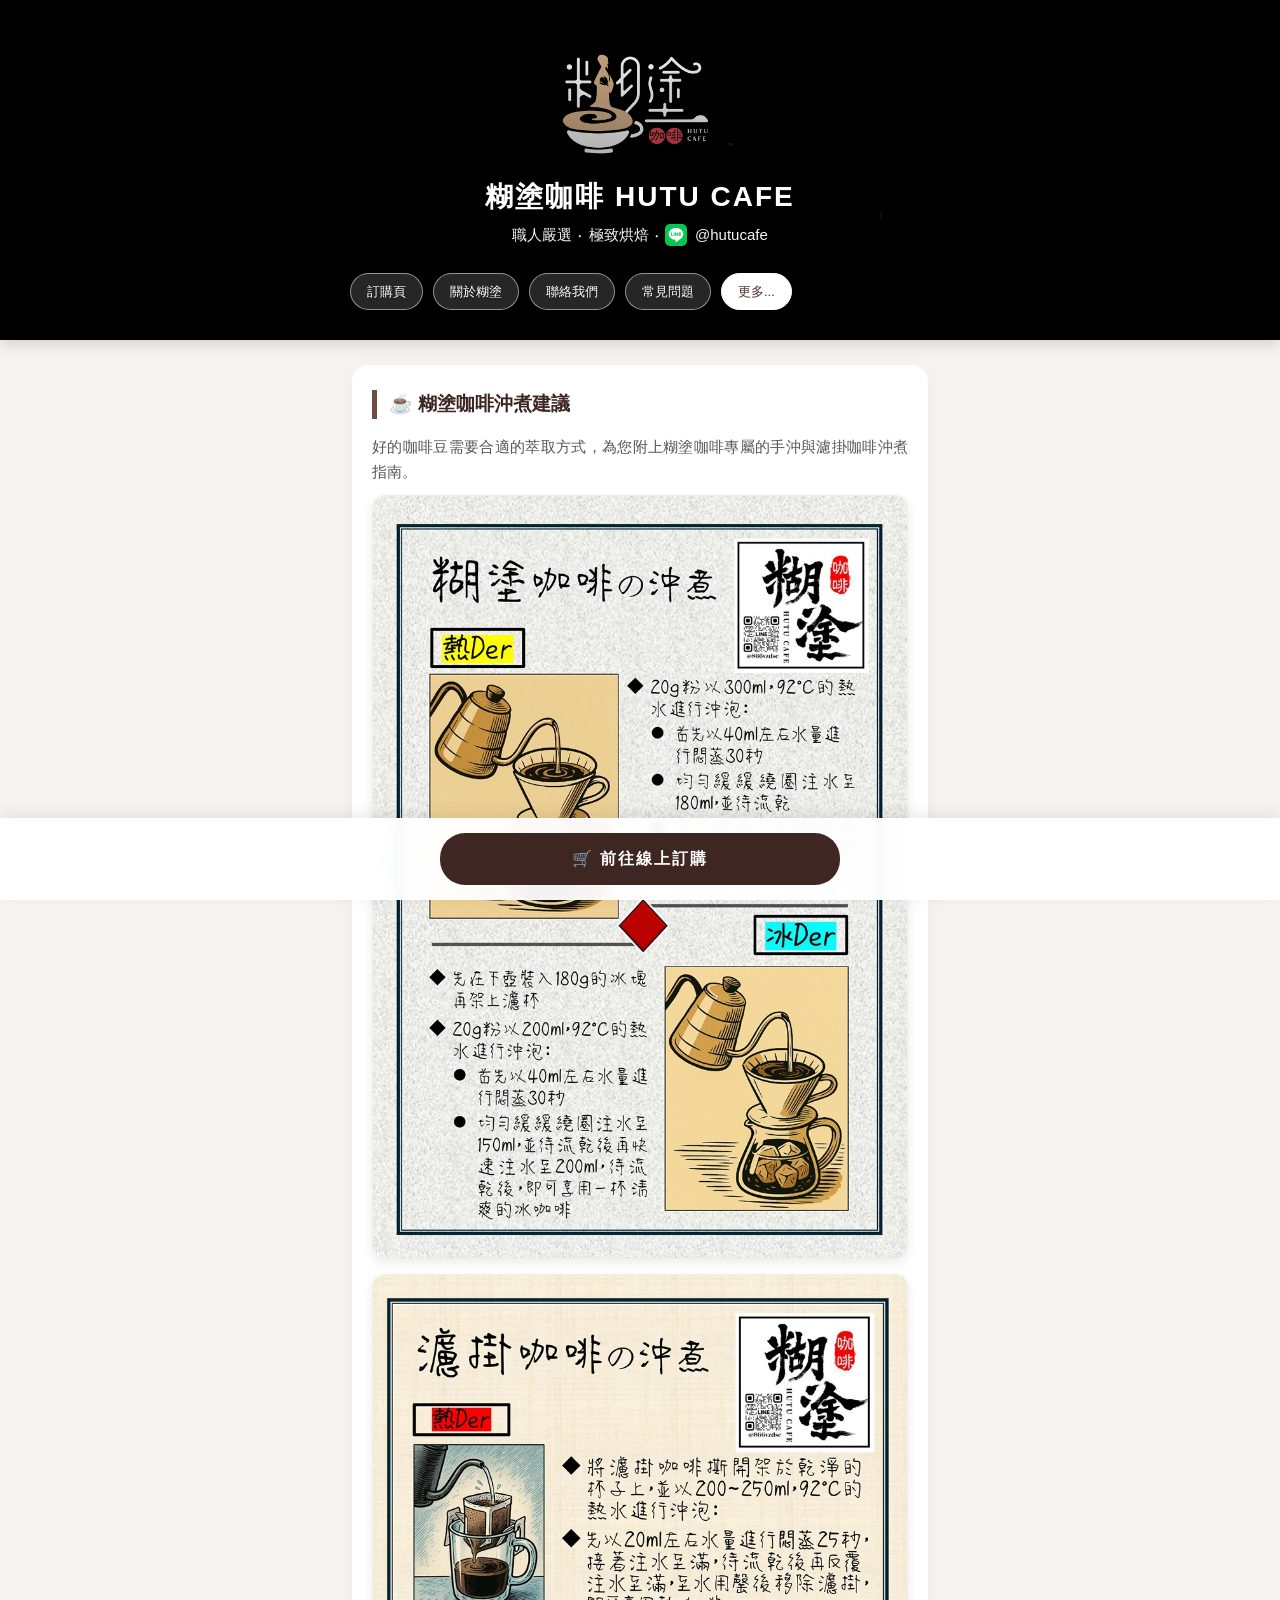
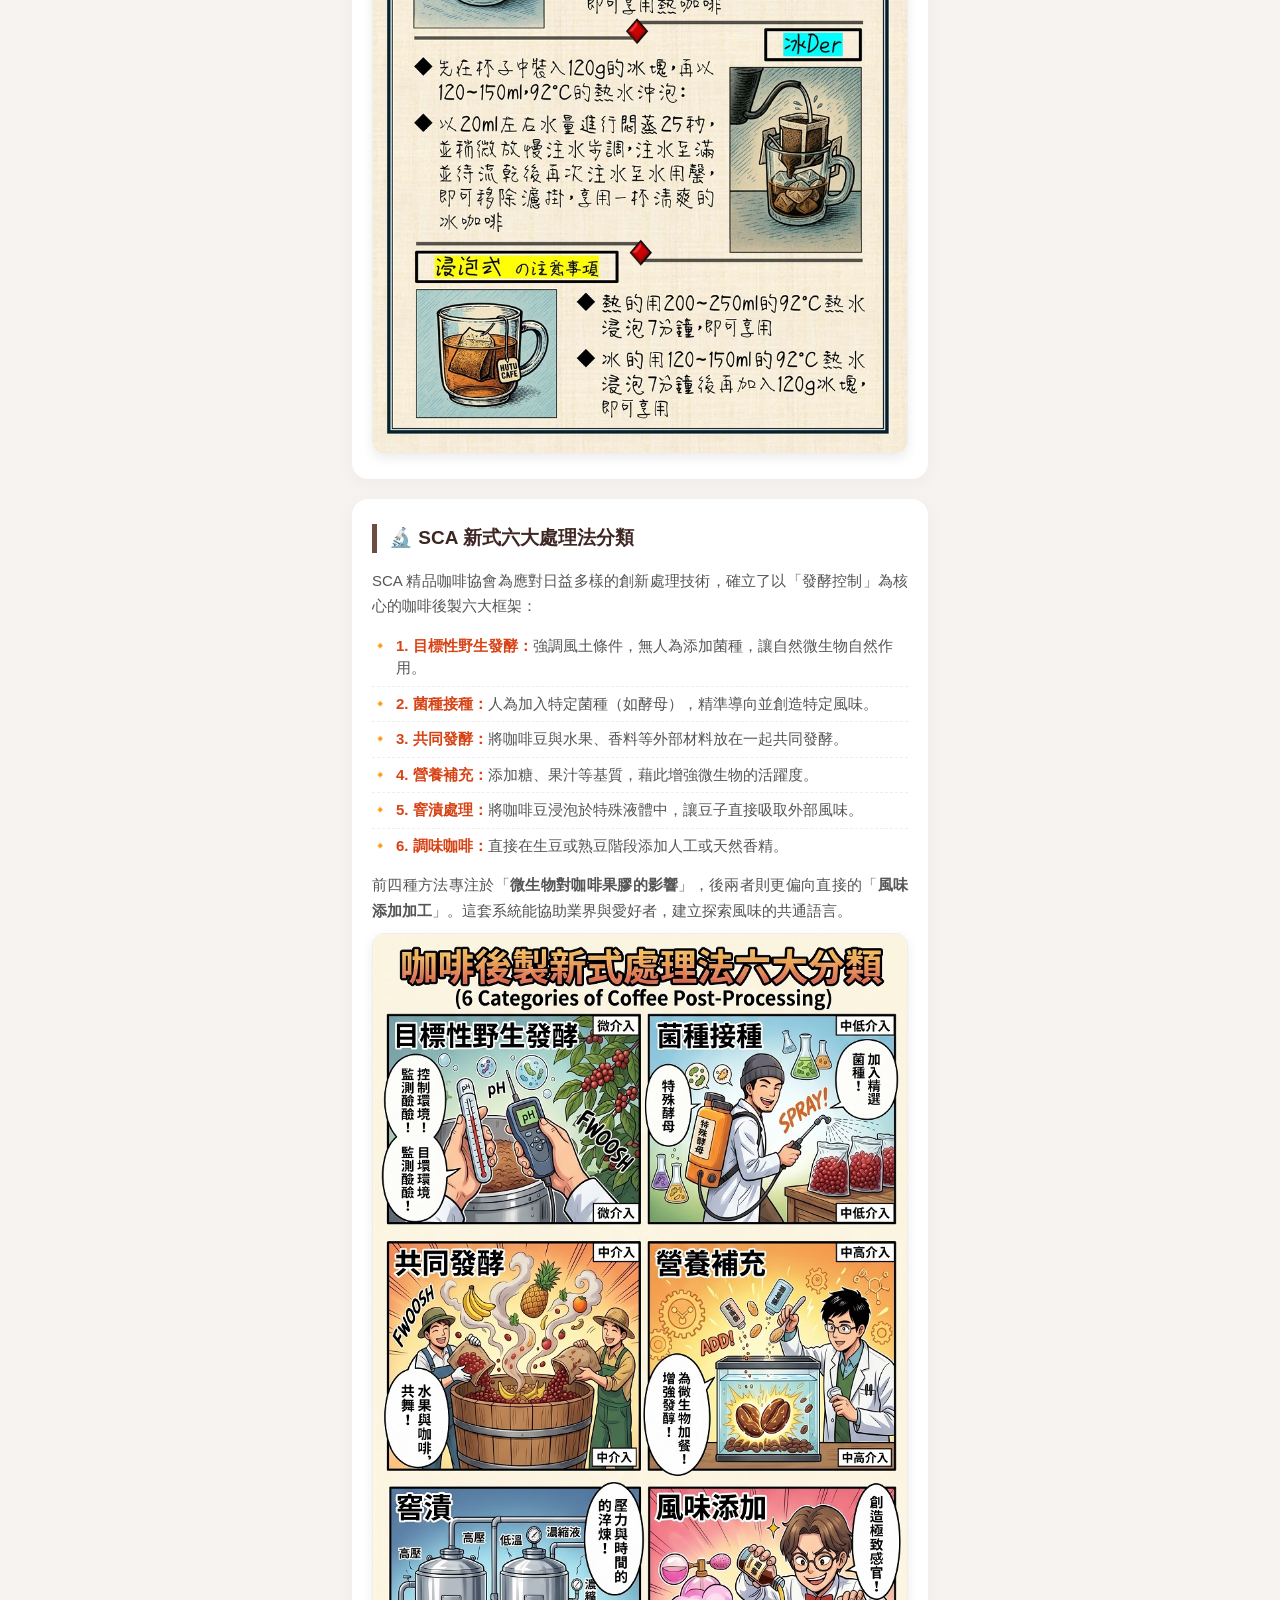
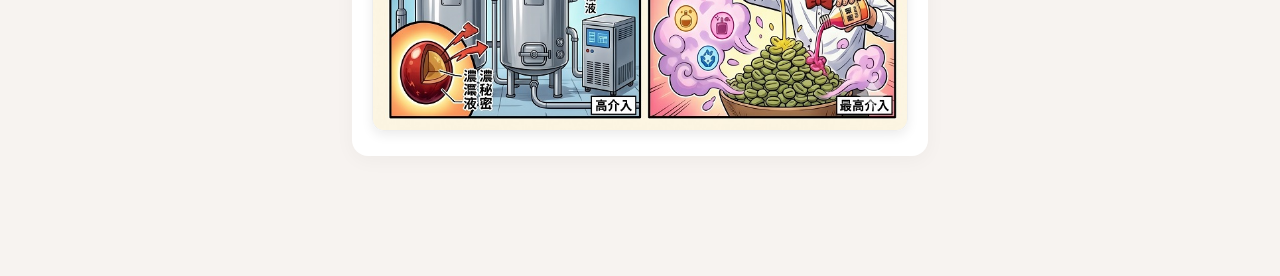
<file: more.html>
<!DOCTYPE html>
<html lang="zh-TW">
<head>
    <meta charset="UTF-8">
    <meta name="viewport" content="width=device-width, initial-scale=1.0">
    <title>更多... | 糊塗咖啡 HUTU CAFE</title>
    <meta property="og:title" content="咖啡沖煮建議與處理法解析 | 糊塗咖啡 HUTU CAFE">
    <meta property="og:description" content="分享專業的手沖與濾掛沖煮指南，並帶您深入了解 SCA 新式六大處理法分類，探索精品咖啡的科學世界。">
    <meta property="og:type" content="website">
    <meta property="og:url" content="https://hutucafe.github.io/more.html">
    <meta property="og:image" content="https://hutucafe.github.io/post_process.jpg">
    <link rel="icon" href="logo2.jpg" type="image/jpeg">
    <style>
        /* 基礎樣式重置 */
        * { box-sizing: border-box; margin: 0; padding: 0; font-family: 'PingFang TC', 'Heiti TC', 'Noto Sans TC', sans-serif; }
        body { background-color: #f7f3f0; color: #333; line-height: 1.5; padding-bottom: 100px; }
        
        /* 頁首設計 */
        header { 
            position: relative;
            background-image: url('bg.jpg'); 
            background-size: auto 100%; 
            background-position: center center; 
            background-repeat: no-repeat;
            background-color: #000; 
            height: 340px; 
            display: flex;
            align-items: flex-end; 
            justify-content: center;
            padding: 20px; 
            box-shadow: 0 4px 15px rgba(0,0,0,0.15); 
            margin-bottom: 25px; 
            border-top: 6px solid #000; 
        }

        header::before {
            content: '';
            position: absolute;
            top: 0; left: 0; right: 0; bottom: 0;
            background: linear-gradient(to bottom, rgba(0,0,0,0) 10%, rgba(0,0,0,0.3) 50%, rgba(0,0,0,0.85) 100%);
        }

        .header-inner { 
            width: 100%;
            max-width: 600px; 
            position: relative; 
            text-align: center; 
            z-index: 1; 
            padding-bottom: 5px; 
        }

        .header-inner h1 { font-size: 28px; color: #fff; margin-bottom: 6px; letter-spacing: 2px; text-shadow: 0 2px 5px rgba(0,0,0,0.6); }
        .header-inner p { color: #f5f5f5; font-size: 15px; margin-bottom: 20px; text-shadow: 0 1px 4px rgba(0,0,0,0.6); }

        .line-link { color: inherit; text-decoration: none; transition: 0.3s; display: inline-block; }
        .line-link:hover { opacity: 0.75; transform: scale(1.02); }
        .line-img-icon { width: 22px; height: auto; vertical-align: middle; margin-right: 4px; position: relative; top: -2px; filter: drop-shadow(0 1px 2px rgba(0,0,0,0.5)); }

        /* 主導覽列 - 保留修復後的橫向捲動與左對齊規格 */
        .main-nav { 
            display: flex; 
            justify-content: flex-start; 
            overflow-x: auto; 
            gap: 10px; 
            padding: 5px 10px; 
            scrollbar-width: none; 
            -webkit-overflow-scrolling: touch; 
        }
        .main-nav::-webkit-scrollbar { display: none; }

        .nav-item { 
            flex: none; text-decoration: none; font-size: 13px; color: #fff; padding: 8px 16px; 
            border: 1px solid rgba(255, 255, 255, 0.5); border-radius: 20px; 
            background-color: rgba(255, 255, 255, 0.15); backdrop-filter: blur(8px); -webkit-backdrop-filter: blur(8px); 
            transition: 0.3s; white-space: nowrap; text-shadow: 0 1px 2px rgba(0,0,0,0.3);
        }
        .nav-item:hover, .nav-item.active { background-color: #fff; color: #4e342e; border-color: #fff; text-shadow: none; box-shadow: 0 4px 10px rgba(0,0,0,0.2); }

        @media (max-width: 600px) {
            header { height: 280px; padding: 15px; background-size: cover; }
            .header-inner h1 { font-size: 24px; }
            .header-inner p { font-size: 13px; margin-bottom: 15px; }
            .nav-item { padding: 6px 12px; font-size: 12px; }
        }

        /* 內容區塊 - 還原回原版的樣式設計 */
        .container { max-width: 600px; margin: 0 auto; padding: 0 12px; }
        .section { background: #fff; border-radius: 16px; padding: 25px 20px; margin-bottom: 20px; box-shadow: 0 4px 20px rgba(0,0,0,0.04); }
        .section-title { font-size: 19px; font-weight: bold; border-left: 5px solid #6d4c41; padding-left: 12px; margin-bottom: 15px; color: #3e2723; }
        
        /* 文字與圖片樣式 - 還原回原版 */
        .intro-text { font-size: 15px; color: #555; margin-bottom: 10px; line-height: 1.7; text-align: justify; }
        .guide-img { width: 100%; border-radius: 12px; margin-bottom: 15px; box-shadow: 0 4px 12px rgba(0,0,0,0.08); display: block; border: 1px solid #eee; }
        .guide-img:last-child { margin-bottom: 0; }

        /* 處理法條列式清單專屬樣式 (還原回原版緊緻版) */
        .process-list { list-style: none; margin-top: 5px; margin-bottom: 15px; }
        .process-list li { font-size: 15px; color: #555; padding: 6px 0; border-bottom: 1px dashed #eee; line-height: 1.5; display: flex; align-items: flex-start; }
        .process-list li:last-child { border-bottom: none; padding-bottom: 0; }
        .process-list li::before { content: '🔸'; margin-right: 8px; font-size: 13px; margin-top: 1px; }
        .process-list strong { color: #d84315; font-weight: bold; }

        /* 底部導覽 */
        .bottom-bar { position: fixed; bottom: 0; left: 0; right: 0; background: rgba(255,255,255,0.95); backdrop-filter: blur(5px); padding: 15px 20px; box-shadow: 0 -4px 15px rgba(0,0,0,0.08); display: flex; justify-content: center; z-index: 1000; }
        .bottom-bar a { text-decoration: none; background: #3e2723; color: #fff; padding: 14px 40px; border-radius: 25px; font-size: 16px; font-weight: bold; transition: 0.3s; display: inline-block; width: 100%; max-width: 400px; text-align: center; letter-spacing: 2px; }
        .bottom-bar a:hover { background: #5d4037; box-shadow: 0 4px 12px rgba(93, 64, 55, 0.3); }
    </style>
</head>
<body>

    <header>
        <div class="header-inner">
            <h1>糊塗咖啡 HUTU CAFE</h1>
            <p>職人嚴選 ‧ 極致烘焙 ‧ 
                <a href="https://lin.ee/6oPqPhD" target="_blank" class="line-link">
                    <img src="line_logo.svg" alt="LINE" class="line-img-icon">
                    @hutucafe
                </a>
            </p>
            
            <nav class="main-nav">
                <a href="index.html" class="nav-item">訂購頁</a>
                <a href="abouthutu.html" class="nav-item">關於糊塗</a>
                <a href="contactus.html" class="nav-item">聯絡我們</a>
                <a href="faq.html" class="nav-item">常見問題</a>
                <a href="more.html" class="nav-item active">更多...</a>
            </nav>
        </div>
    </header>

    <div class="container">
        
        <div class="section">
            <div class="section-title">☕ 糊塗咖啡沖煮建議</div>
            <p class="intro-text">
                好的咖啡豆需要合適的萃取方式，為您附上糊塗咖啡專屬的手沖與濾掛咖啡沖煮指南。
            </p>
            <img src="pourover.jpg" alt="手沖咖啡建議" class="guide-img">
            <img src="dripbag.jpg" alt="濾掛咖啡建議" class="guide-img">
        </div>

        <div class="section">
            <div class="section-title">🔬 SCA 新式六大處理法分類</div>
            <p class="intro-text">
                SCA 精品咖啡協會為應對日益多樣的創新處理技術，確立了以「發酵控制」為核心的咖啡後製六大框架：
            </p>
            
            <ul class="process-list">
                <li><div><strong>1. 目標性野生發酵：</strong>強調風土條件，無人為添加菌種，讓自然微生物自然作用。</div></li>
                <li><div><strong>2. 菌種接種：</strong>人為加入特定菌種（如酵母），精準導向並創造特定風味。</div></li>
                <li><div><strong>3. 共同發酵：</strong>將咖啡豆與水果、香料等外部材料放在一起共同發酵。</div></li>
                <li><div><strong>4. 營養補充：</strong>添加糖、果汁等基質，藉此增強微生物的活躍度。</div></li>
                <li><div><strong>5. 窨漬處理：</strong>將咖啡豆浸泡於特殊液體中，讓豆子直接吸取外部風味。</div></li>
                <li><div><strong>6. 調味咖啡：</strong>直接在生豆或熟豆階段添加人工或天然香精。</div></li>
            </ul>

            <p class="intro-text">
                前四種方法專注於「<strong>微生物對咖啡果膠的影響</strong>」，後兩者則更偏向直接的「<strong>風味添加加工</strong>」。這套系統能協助業界與愛好者，建立探索風味的共通語言。
            </p>
            
            <img src="post_process.jpg" alt="SCA 六大處理法分類" class="guide-img">
        </div>

    </div>

    <div class="bottom-bar">
        <a href="index.html">🛒 前往線上訂購</a>
    </div>

</body>
</html>
</file>
